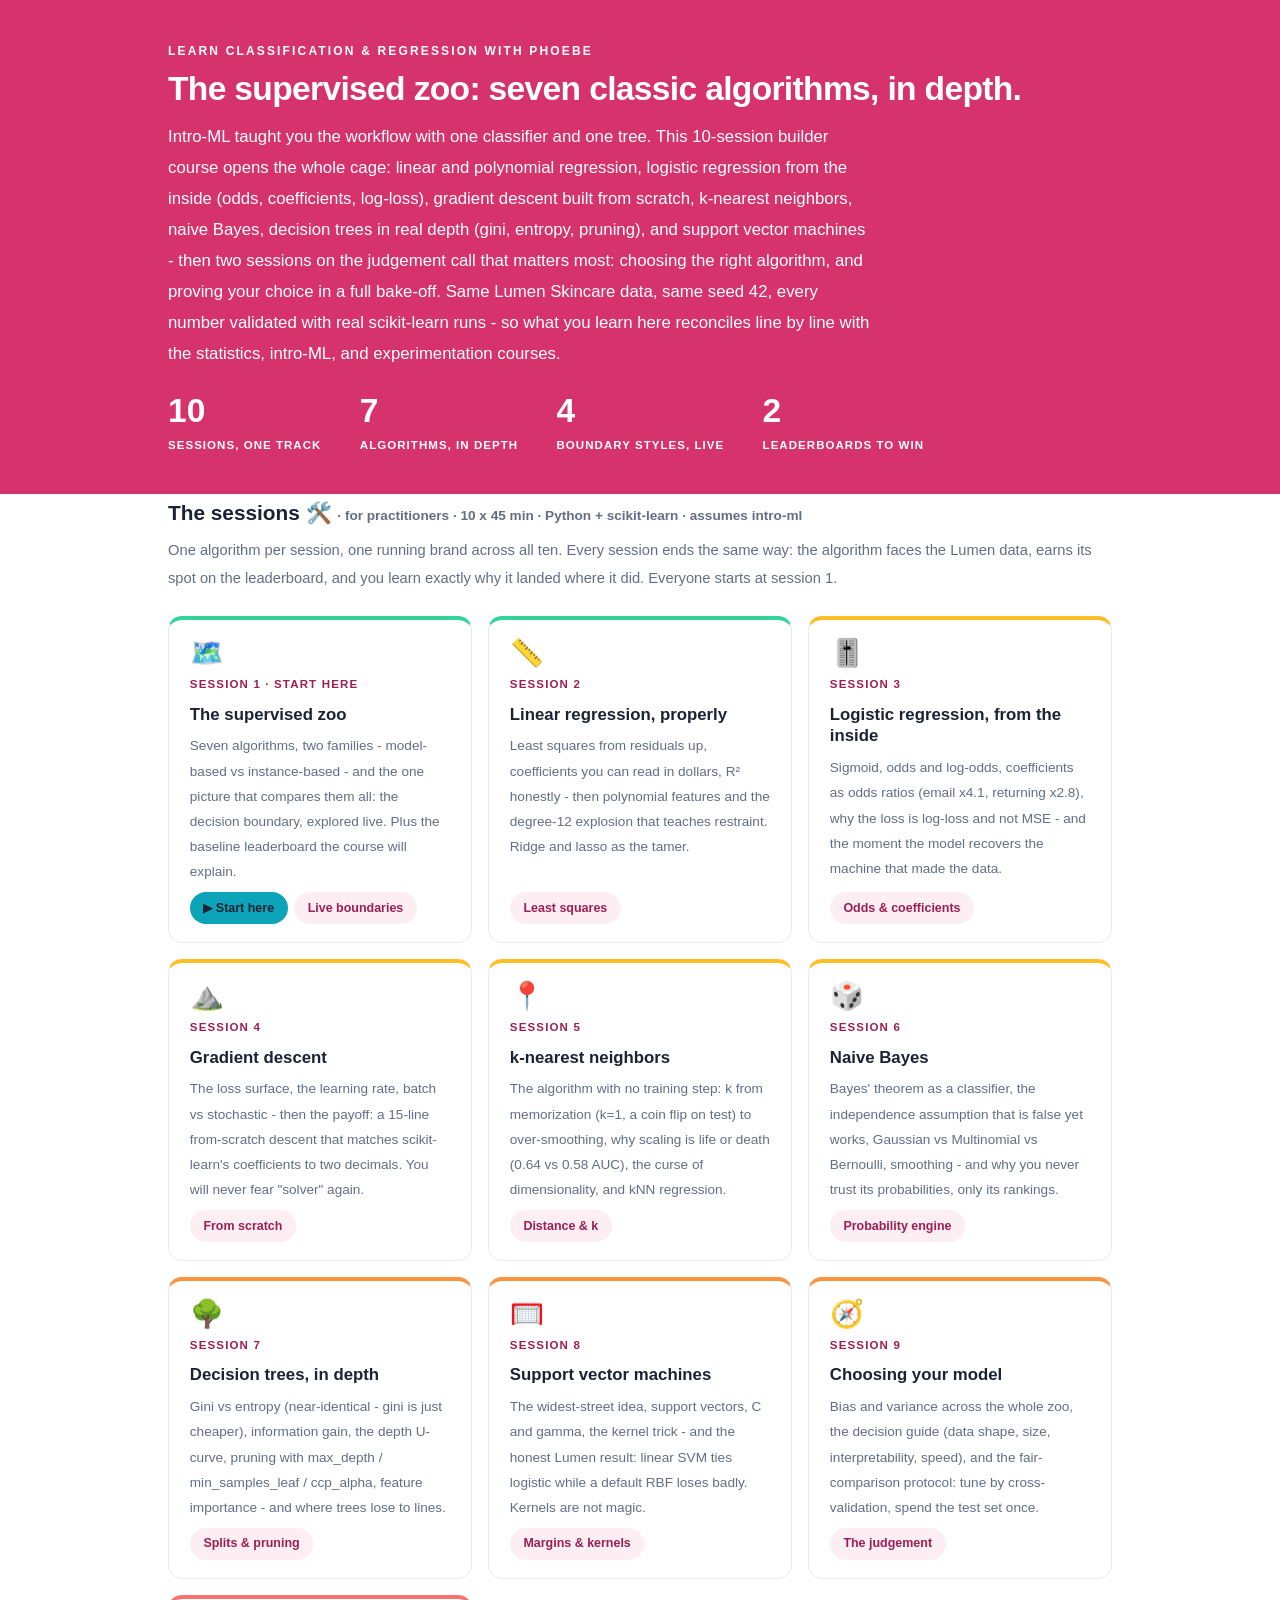
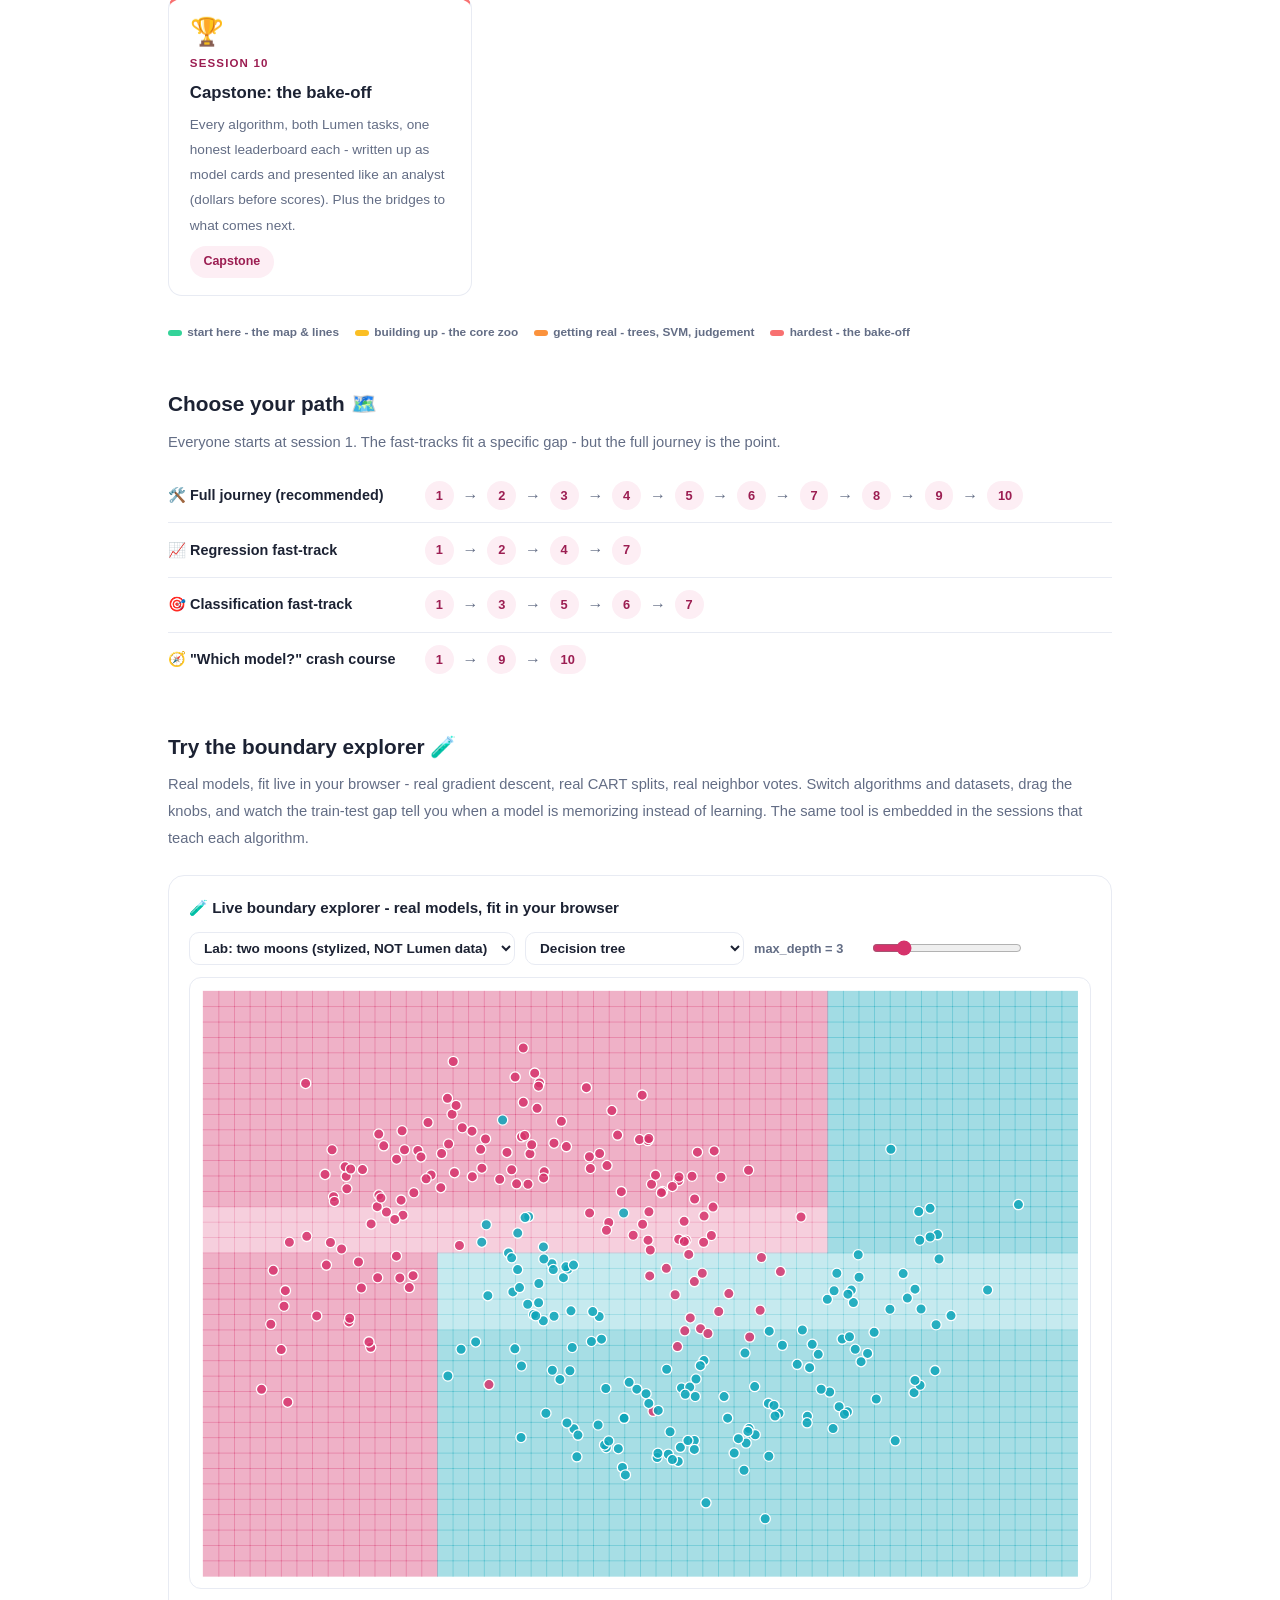
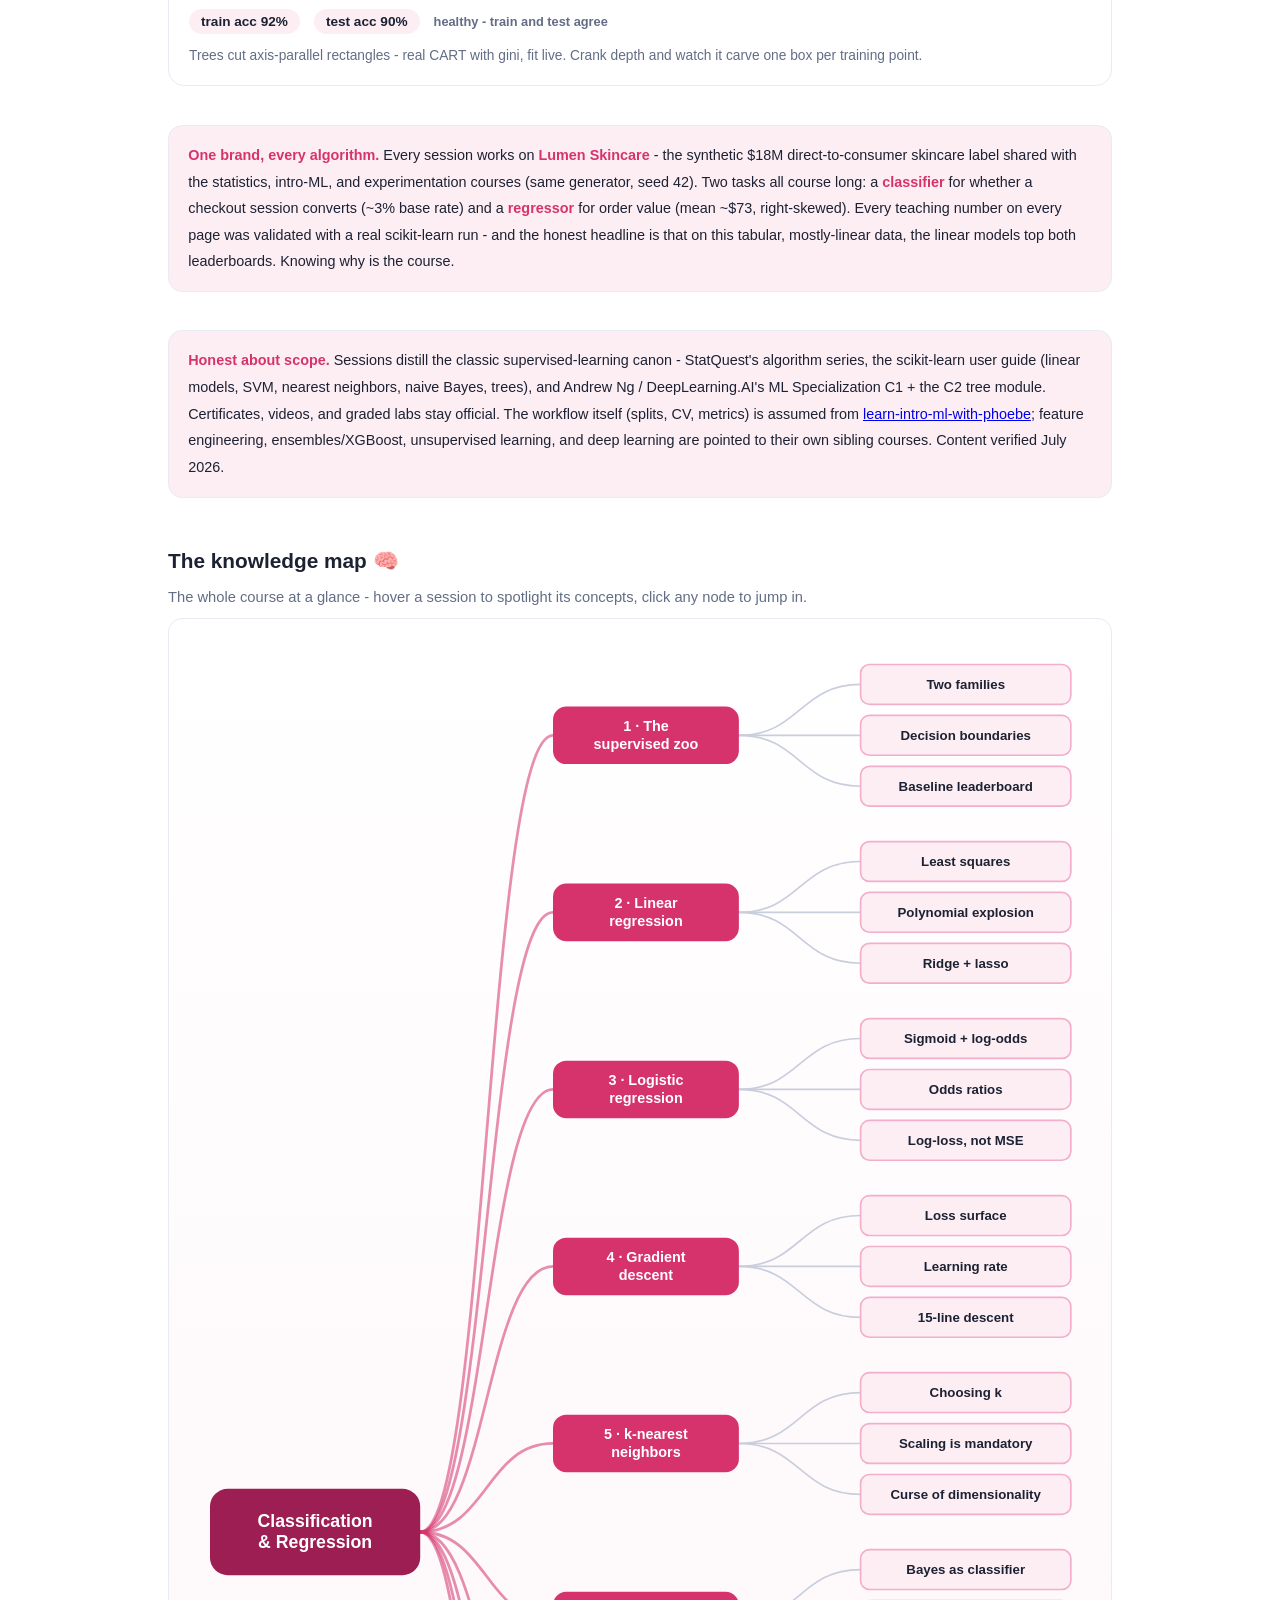
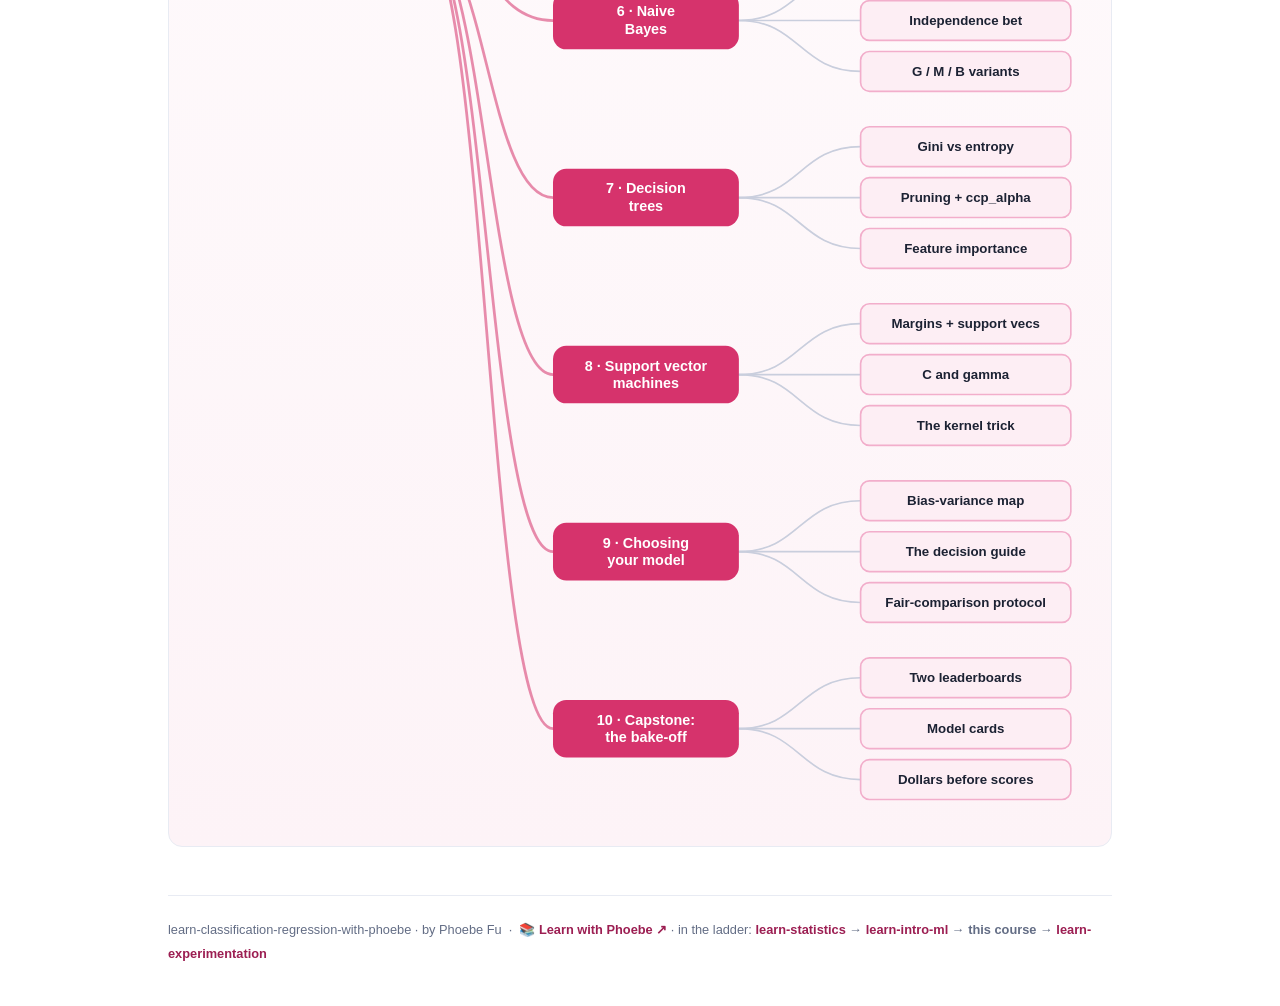
<file: index.html>
<!DOCTYPE html>
<html lang="en">
<head>
<meta charset="UTF-8">
<meta name="viewport" content="width=device-width, initial-scale=1.0">
<!-- social:start -->
<meta name="description" content="Intro-ML taught you the workflow with one classifier and one tree. This 10-session builder course opens the whole cage: linear and polynomial regression, logistic regression from the inside...">
<meta property="og:type" content="article">
<meta property="og:site_name" content="Learn with Phoebe">
<meta property="og:title" content="learn classification and regression with phoebe - the supervised algorithm zoo">
<meta property="og:description" content="Intro-ML taught you the workflow with one classifier and one tree. This 10-session builder course opens the whole cage: linear and polynomial regression, logistic regression from the inside...">
<meta property="og:url" content="https://phoebefu6.github.io/learn-classification-regression-with-phoebe/">
<meta property="og:image" content="https://phoebefu6.github.io/learn-classification-regression-with-phoebe/assets/og-cover.png">
<meta property="og:image:width" content="1200">
<meta property="og:image:height" content="630">
<meta name="twitter:card" content="summary_large_image">
<meta name="twitter:title" content="learn classification and regression with phoebe - the supervised algorithm zoo">
<meta name="twitter:description" content="Intro-ML taught you the workflow with one classifier and one tree. This 10-session builder course opens the whole cage: linear and polynomial regression, logistic regression from the inside...">
<meta name="twitter:image" content="https://phoebefu6.github.io/learn-classification-regression-with-phoebe/assets/og-cover.png">
<!-- social:end -->
<title>learn classification and regression with phoebe - the supervised algorithm zoo</title>
<link rel="stylesheet" href="assets/style.css?v=29">
<style>
  .stats-row { display: flex; gap: 2.4rem; margin-top: 1.5rem; flex-wrap: wrap; }
  .stat b { display: block; font-size: 2.1rem; font-weight: 800; line-height: 1.05; font-variant-numeric: tabular-nums; }
  .stat span { font-size: .72rem; opacity: 1; text-transform: uppercase; letter-spacing: .09em; font-weight: 600; }

  .course-grid { display: grid; grid-template-columns: repeat(auto-fit, minmax(17rem, 1fr)); gap: 1rem; margin-top: 1.5rem; }
  .course-card {
    border: 1px solid var(--hairline);
    border-top: 4px solid var(--diff, var(--indigo));
    border-radius: var(--radius);
    padding: 1.2rem 1.3rem 1.1rem;
    display: flex;
    flex-direction: column;
    gap: .5rem;
    text-decoration: none;
    color: var(--ink);
    background: #fff;
    transition: box-shadow .15s ease, border-color .15s ease, transform .15s ease;
    position: relative;
  }
  .course-card:hover { border-color: var(--indigo-soft); border-top-color: var(--diff, var(--indigo)); box-shadow: 0 8px 28px rgba(214,51,108,.16); transform: translateY(-3px); }
  .course-card .cicon { font-size: 1.7rem; line-height: 1; }
  .course-card .cnum { font-size: .72rem; font-weight: 700; color: var(--indigo); text-transform: uppercase; letter-spacing: .1em; }
  .course-card h3 { font-size: 1.05rem; font-weight: 800; line-height: 1.3; }
  .course-card p { font-size: .85rem; color: var(--muted); flex: 1; }
  .course-card .meta { display: flex; gap: .4rem; flex-wrap: wrap; }

  .diff-legend { display: flex; gap: 1rem; margin-top: 1.6rem; font-size: .74rem; color: var(--muted); font-weight: 600; flex-wrap: wrap; }
  .diff-legend i { display: inline-block; width: .85rem; height: .35rem; border-radius: 999px; margin-right: .35rem; vertical-align: middle; }

  .paths { margin-top: 2.6rem; }
  .paths h2 { font-size: 1.3rem; font-weight: 800; margin-bottom: .3rem; }
  .paths .plede { color: var(--muted); font-size: .92rem; margin-bottom: .8rem; }
  .path { display: flex; gap: .55rem; align-items: center; padding: .75rem 0; border-bottom: .5px solid var(--hairline); flex-wrap: wrap; }
  .path:last-child { border-bottom: none; }
  .path b { min-width: 15.5rem; font-size: .9rem; }
  .path .pstep { background: var(--indigo-50); color: var(--indigo-deep); border-radius: 999px; padding: .16rem .68rem; font-weight: 700; font-size: .8rem; text-decoration: none; transition: all .12s ease; }
  .path .pstep:hover { background: var(--indigo); color: #fff; }
  .path .parr { color: var(--muted); font-weight: 700; }

  .play-section { margin-top: 2.6rem; }
  .play-section h2 { font-size: 1.3rem; font-weight: 800; margin-bottom: .3rem; }
  .play-section .plede { color: var(--muted); font-size: .92rem; margin-bottom: .4rem; }

  .mm-section { margin-top: 1.6rem; }
  .mm-section h2 { font-size: 1.3rem; font-weight: 800; margin-bottom: .2rem; }
  .mm-section .mm-lede { color: var(--muted); font-size: .92rem; margin-bottom: .4rem; }
  .mm-wrap { border: 1px solid var(--hairline); border-radius: var(--radius); background: linear-gradient(180deg,#fff, #FDF3F7); padding: .6rem; overflow-x: auto; }
  .mm-svg { width: 100%; height: auto; display: block; max-width: 60rem; margin: 0 auto; min-width: 34rem; }
  .mm-link { cursor: pointer; text-decoration: none; }
  .mm-node rect { transition: opacity .15s ease, filter .15s ease; }
  .mm-node text { pointer-events: none; }
  .mm-link:hover .mm-node rect { filter: brightness(1.06); }
  .mm-edge { transition: opacity .15s ease; }

  .noteband { margin-top: 2.4rem; background: var(--indigo-50); border: 1px solid var(--hairline); border-radius: var(--radius); padding: 1rem 1.2rem; font-size: .9rem; color: var(--ink); }
  .noteband b { color: var(--indigo); }
</style>
<style>/* contrast-patch-2 */ .cnum, .course-card .cnum, .paths a, .pagefoot a, .pstep, .path .pstep { color: var(--indigo-deep); }</style>
</head>
<body>

<header class="masthead">
  <div class="wrap">
    <div class="eyebrow">Learn Classification &amp; Regression with Phoebe</div>
    <h1>The supervised zoo: <span class="accent">seven classic algorithms, in depth</span>.</h1>
    <p class="sub">Intro-ML taught you the workflow with one classifier and one tree. This 10-session builder course opens the whole cage: linear and polynomial regression, logistic regression from the inside (odds, coefficients, log-loss), gradient descent built from scratch, k-nearest neighbors, naive Bayes, decision trees in real depth (gini, entropy, pruning), and support vector machines - then two sessions on the judgement call that matters most: choosing the right algorithm, and proving your choice in a full bake-off. Same Lumen Skincare data, same seed 42, every number validated with real scikit-learn runs - so what you learn here reconciles line by line with the statistics, intro-ML, and experimentation courses.</p>
    <div class="stats-row">
      <div class="stat"><b data-count="10">10</b><span>sessions, one track</span></div>
      <div class="stat"><b data-count="7">7</b><span>algorithms, in depth</span></div>
      <div class="stat"><b data-count="4">4</b><span>boundary styles, live</span></div>
      <div class="stat"><b data-count="2">2</b><span>leaderboards to win</span></div>
    </div>
  </div>
</header>

<main class="wrap">

  <section class="section">
    <div class="paths" style="margin-top:0">
      <h2>The sessions 🛠️ <span style="font-size:.85rem;font-weight:600;color:var(--muted)">· for practitioners · 10 x 45 min · Python + scikit-learn · assumes intro-ml</span></h2>
      <p class="plede">One algorithm per session, one running brand across all ten. Every session ends the same way: the algorithm faces the Lumen data, earns its spot on the leaderboard, and you learn exactly why it landed where it did. Everyone starts at session 1.</p>
    </div>
    <div class="course-grid">
      <a class="course-card" href="courses/c1-the-supervised-zoo.html" style="--diff:#34D399">
        <span class="cicon">🗺️</span>
        <span class="cnum">Session 1 · start here</span>
        <h3>The supervised zoo</h3>
        <p>Seven algorithms, two families - model-based vs instance-based - and the one picture that compares them all: the decision boundary, explored live. Plus the baseline leaderboard the course will explain.</p>
        <span class="meta"><span class="pill amber">▶ Start here</span><span class="pill light">Live boundaries</span></span>
      </a>
      <a class="course-card" href="courses/c2-linear-regression.html" style="--diff:#34D399">
        <span class="cicon">📏</span>
        <span class="cnum">Session 2</span>
        <h3>Linear regression, properly</h3>
        <p>Least squares from residuals up, coefficients you can read in dollars, R² honestly - then polynomial features and the degree-12 explosion that teaches restraint. Ridge and lasso as the tamer.</p>
        <span class="meta"><span class="pill light">Least squares</span></span>
      </a>
      <a class="course-card" href="courses/c3-logistic-regression.html" style="--diff:#FBBF24">
        <span class="cicon">🎚️</span>
        <span class="cnum">Session 3</span>
        <h3>Logistic regression, from the inside</h3>
        <p>Sigmoid, odds and log-odds, coefficients as odds ratios (email x4.1, returning x2.8), why the loss is log-loss and not MSE - and the moment the model recovers the machine that made the data.</p>
        <span class="meta"><span class="pill light">Odds &amp; coefficients</span></span>
      </a>
      <a class="course-card" href="courses/c4-gradient-descent.html" style="--diff:#FBBF24">
        <span class="cicon">⛰️</span>
        <span class="cnum">Session 4</span>
        <h3>Gradient descent</h3>
        <p>The loss surface, the learning rate, batch vs stochastic - then the payoff: a 15-line from-scratch descent that matches scikit-learn's coefficients to two decimals. You will never fear "solver" again.</p>
        <span class="meta"><span class="pill light">From scratch</span></span>
      </a>
      <a class="course-card" href="courses/c5-k-nearest-neighbors.html" style="--diff:#FBBF24">
        <span class="cicon">📍</span>
        <span class="cnum">Session 5</span>
        <h3>k-nearest neighbors</h3>
        <p>The algorithm with no training step: k from memorization (k=1, a coin flip on test) to over-smoothing, why scaling is life or death (0.64 vs 0.58 AUC), the curse of dimensionality, and kNN regression.</p>
        <span class="meta"><span class="pill light">Distance &amp; k</span></span>
      </a>
      <a class="course-card" href="courses/c6-naive-bayes.html" style="--diff:#FBBF24">
        <span class="cicon">🎲</span>
        <span class="cnum">Session 6</span>
        <h3>Naive Bayes</h3>
        <p>Bayes' theorem as a classifier, the independence assumption that is false yet works, Gaussian vs Multinomial vs Bernoulli, smoothing - and why you never trust its probabilities, only its rankings.</p>
        <span class="meta"><span class="pill light">Probability engine</span></span>
      </a>
      <a class="course-card" href="courses/c7-decision-trees.html" style="--diff:#FB923C">
        <span class="cicon">🌳</span>
        <span class="cnum">Session 7</span>
        <h3>Decision trees, in depth</h3>
        <p>Gini vs entropy (near-identical - gini is just cheaper), information gain, the depth U-curve, pruning with max_depth / min_samples_leaf / ccp_alpha, feature importance - and where trees lose to lines.</p>
        <span class="meta"><span class="pill light">Splits &amp; pruning</span></span>
      </a>
      <a class="course-card" href="courses/c8-support-vector-machines.html" style="--diff:#FB923C">
        <span class="cicon">🥅</span>
        <span class="cnum">Session 8</span>
        <h3>Support vector machines</h3>
        <p>The widest-street idea, support vectors, C and gamma, the kernel trick - and the honest Lumen result: linear SVM ties logistic while a default RBF loses badly. Kernels are not magic.</p>
        <span class="meta"><span class="pill light">Margins &amp; kernels</span></span>
      </a>
      <a class="course-card" href="courses/c9-choosing-your-model.html" style="--diff:#FB923C">
        <span class="cicon">🧭</span>
        <span class="cnum">Session 9</span>
        <h3>Choosing your model</h3>
        <p>Bias and variance across the whole zoo, the decision guide (data shape, size, interpretability, speed), and the fair-comparison protocol: tune by cross-validation, spend the test set once.</p>
        <span class="meta"><span class="pill light">The judgement</span></span>
      </a>
      <a class="course-card" href="courses/c10-capstone-the-bake-off.html" style="--diff:#F87171">
        <span class="cicon">🏆</span>
        <span class="cnum">Session 10</span>
        <h3>Capstone: the bake-off</h3>
        <p>Every algorithm, both Lumen tasks, one honest leaderboard each - written up as model cards and presented like an analyst (dollars before scores). Plus the bridges to what comes next.</p>
        <span class="meta"><span class="pill light">Capstone</span></span>
      </a>
    </div>
    <div class="diff-legend">
      <span><i style="background:#34D399"></i>start here - the map &amp; lines</span>
      <span><i style="background:#FBBF24"></i>building up - the core zoo</span>
      <span><i style="background:#FB923C"></i>getting real - trees, SVM, judgement</span>
      <span><i style="background:#F87171"></i>hardest - the bake-off</span>
    </div>

    <div class="paths">
      <h2>Choose your path 🗺️</h2>
      <p class="plede">Everyone starts at session 1. The fast-tracks fit a specific gap - but the full journey is the point.</p>
      <div class="path"><b>🛠️ Full journey (recommended)</b>
        <a class="pstep" href="courses/c1-the-supervised-zoo.html">1</a><span class="parr">→</span>
        <a class="pstep" href="courses/c2-linear-regression.html">2</a><span class="parr">→</span>
        <a class="pstep" href="courses/c3-logistic-regression.html">3</a><span class="parr">→</span>
        <a class="pstep" href="courses/c4-gradient-descent.html">4</a><span class="parr">→</span>
        <a class="pstep" href="courses/c5-k-nearest-neighbors.html">5</a><span class="parr">→</span>
        <a class="pstep" href="courses/c6-naive-bayes.html">6</a><span class="parr">→</span>
        <a class="pstep" href="courses/c7-decision-trees.html">7</a><span class="parr">→</span>
        <a class="pstep" href="courses/c8-support-vector-machines.html">8</a><span class="parr">→</span>
        <a class="pstep" href="courses/c9-choosing-your-model.html">9</a><span class="parr">→</span>
        <a class="pstep" href="courses/c10-capstone-the-bake-off.html">10</a>
      </div>
      <div class="path"><b>📈 Regression fast-track</b>
        <a class="pstep" href="courses/c1-the-supervised-zoo.html">1</a><span class="parr">→</span>
        <a class="pstep" href="courses/c2-linear-regression.html">2</a><span class="parr">→</span>
        <a class="pstep" href="courses/c4-gradient-descent.html">4</a><span class="parr">→</span>
        <a class="pstep" href="courses/c7-decision-trees.html">7</a>
      </div>
      <div class="path"><b>🎯 Classification fast-track</b>
        <a class="pstep" href="courses/c1-the-supervised-zoo.html">1</a><span class="parr">→</span>
        <a class="pstep" href="courses/c3-logistic-regression.html">3</a><span class="parr">→</span>
        <a class="pstep" href="courses/c5-k-nearest-neighbors.html">5</a><span class="parr">→</span>
        <a class="pstep" href="courses/c6-naive-bayes.html">6</a><span class="parr">→</span>
        <a class="pstep" href="courses/c7-decision-trees.html">7</a>
      </div>
      <div class="path"><b>🧭 "Which model?" crash course</b>
        <a class="pstep" href="courses/c1-the-supervised-zoo.html">1</a><span class="parr">→</span>
        <a class="pstep" href="courses/c9-choosing-your-model.html">9</a><span class="parr">→</span>
        <a class="pstep" href="courses/c10-capstone-the-bake-off.html">10</a>
      </div>
    </div>

    <section class="play-section">
      <h2>Try the boundary explorer 🧪</h2>
      <p class="plede">Real models, fit live in your browser - real gradient descent, real CART splits, real neighbor votes. Switch algorithms and datasets, drag the knobs, and watch the train-test gap tell you when a model is memorizing instead of learning. The same tool is embedded in the sessions that teach each algorithm.</p>
      <div class="algo-live" data-tool="boundary" data-data="lab" data-algo="tree"></div>
    </section>

    <div class="noteband">
      <b>One brand, every algorithm.</b> Every session works on <b>Lumen Skincare</b> - the synthetic $18M direct-to-consumer skincare label shared with the statistics, intro-ML, and experimentation courses (same generator, seed 42). Two tasks all course long: a <b>classifier</b> for whether a checkout session converts (~3% base rate) and a <b>regressor</b> for order value (mean ~$73, right-skewed). Every teaching number on every page was validated with a real scikit-learn run - and the honest headline is that on this tabular, mostly-linear data, the linear models top both leaderboards. Knowing why is the course.
    </div>

    <div class="noteband">
      <b>Honest about scope.</b> Sessions distill the classic supervised-learning canon - StatQuest's algorithm series, the scikit-learn user guide (linear models, SVM, nearest neighbors, naive Bayes, trees), and Andrew Ng / DeepLearning.AI's ML Specialization C1 + the C2 tree module. Certificates, videos, and graded labs stay official. The workflow itself (splits, CV, metrics) is assumed from <a href="https://phoebefu6.github.io/learn-intro-ml-with-phoebe/">learn-intro-ml-with-phoebe</a>; feature engineering, ensembles/XGBoost, unsupervised learning, and deep learning are pointed to their own sibling courses. Content verified July 2026.
    </div>
  </section>

  <section class="section mm-section">
    <h2>The knowledge map 🧠</h2>
    <p class="mm-lede">The whole course at a glance - hover a session to spotlight its concepts, click any node to jump in.</p>
    <div class="mm-wrap"><div id="mindmap"></div></div>
  </section>

  <footer class="pagefoot">
    <span>learn-classification-regression-with-phoebe · by Phoebe Fu &nbsp;·&nbsp; 📚 <a href="https://phoebefu6.github.io/learn-with-phoebe/">Learn with Phoebe ↗</a> · in the ladder: <a href="https://phoebefu6.github.io/learn-statistics-with-phoebe/">learn-statistics</a> → <a href="https://phoebefu6.github.io/learn-intro-ml-with-phoebe/">learn-intro-ml</a> → <b>this course</b> → <a href="https://phoebefu6.github.io/learn-experimentation-with-phoebe/">learn-experimentation</a></span>
  </footer>
</main>

<script>
window.MINDMAP_DATA = {
  title: "Classification\n& Regression",
  centerColor: "#9C1E52",
  sessions: [
    { label: "The\nsupervised zoo", href: "courses/c1-the-supervised-zoo.html", color: "#34D399",
      concepts: [
        { label: "Two families", href: "courses/c1-the-supervised-zoo.html" },
        { label: "Decision boundaries", href: "courses/c1-the-supervised-zoo.html" },
        { label: "Baseline leaderboard", href: "courses/c1-the-supervised-zoo.html" } ] },
    { label: "Linear\nregression", href: "courses/c2-linear-regression.html", color: "#34D399",
      concepts: [
        { label: "Least squares", href: "courses/c2-linear-regression.html" },
        { label: "Polynomial explosion", href: "courses/c2-linear-regression.html" },
        { label: "Ridge + lasso", href: "courses/c2-linear-regression.html" } ] },
    { label: "Logistic\nregression", href: "courses/c3-logistic-regression.html", color: "#FBBF24",
      concepts: [
        { label: "Sigmoid + log-odds", href: "courses/c3-logistic-regression.html" },
        { label: "Odds ratios", href: "courses/c3-logistic-regression.html" },
        { label: "Log-loss, not MSE", href: "courses/c3-logistic-regression.html" } ] },
    { label: "Gradient\ndescent", href: "courses/c4-gradient-descent.html", color: "#FBBF24",
      concepts: [
        { label: "Loss surface", href: "courses/c4-gradient-descent.html" },
        { label: "Learning rate", href: "courses/c4-gradient-descent.html" },
        { label: "15-line descent", href: "courses/c4-gradient-descent.html" } ] },
    { label: "k-nearest\nneighbors", href: "courses/c5-k-nearest-neighbors.html", color: "#FBBF24",
      concepts: [
        { label: "Choosing k", href: "courses/c5-k-nearest-neighbors.html" },
        { label: "Scaling is mandatory", href: "courses/c5-k-nearest-neighbors.html" },
        { label: "Curse of dimensionality", href: "courses/c5-k-nearest-neighbors.html" } ] },
    { label: "Naive\nBayes", href: "courses/c6-naive-bayes.html", color: "#FBBF24",
      concepts: [
        { label: "Bayes as classifier", href: "courses/c6-naive-bayes.html" },
        { label: "Independence bet", href: "courses/c6-naive-bayes.html" },
        { label: "G / M / B variants", href: "courses/c6-naive-bayes.html" } ] },
    { label: "Decision\ntrees", href: "courses/c7-decision-trees.html", color: "#FB923C",
      concepts: [
        { label: "Gini vs entropy", href: "courses/c7-decision-trees.html" },
        { label: "Pruning + ccp_alpha", href: "courses/c7-decision-trees.html" },
        { label: "Feature importance", href: "courses/c7-decision-trees.html" } ] },
    { label: "Support vector\nmachines", href: "courses/c8-support-vector-machines.html", color: "#FB923C",
      concepts: [
        { label: "Margins + support vecs", href: "courses/c8-support-vector-machines.html" },
        { label: "C and gamma", href: "courses/c8-support-vector-machines.html" },
        { label: "The kernel trick", href: "courses/c8-support-vector-machines.html" } ] },
    { label: "Choosing\nyour model", href: "courses/c9-choosing-your-model.html", color: "#FB923C",
      concepts: [
        { label: "Bias-variance map", href: "courses/c9-choosing-your-model.html" },
        { label: "The decision guide", href: "courses/c9-choosing-your-model.html" },
        { label: "Fair-comparison protocol", href: "courses/c9-choosing-your-model.html" } ] },
    { label: "Capstone:\nthe bake-off", href: "courses/c10-capstone-the-bake-off.html", color: "#F87171",
      concepts: [
        { label: "Two leaderboards", href: "courses/c10-capstone-the-bake-off.html" },
        { label: "Model cards", href: "courses/c10-capstone-the-bake-off.html" },
        { label: "Dollars before scores", href: "courses/c10-capstone-the-bake-off.html" } ] }
  ]
};
</script>
<script src="assets/algo-live.js?v=6"></script>
<script src="assets/mindmap.js?v=6"></script>
<script src="assets/app.js?v=27"></script>
</body>
</html>
</file>
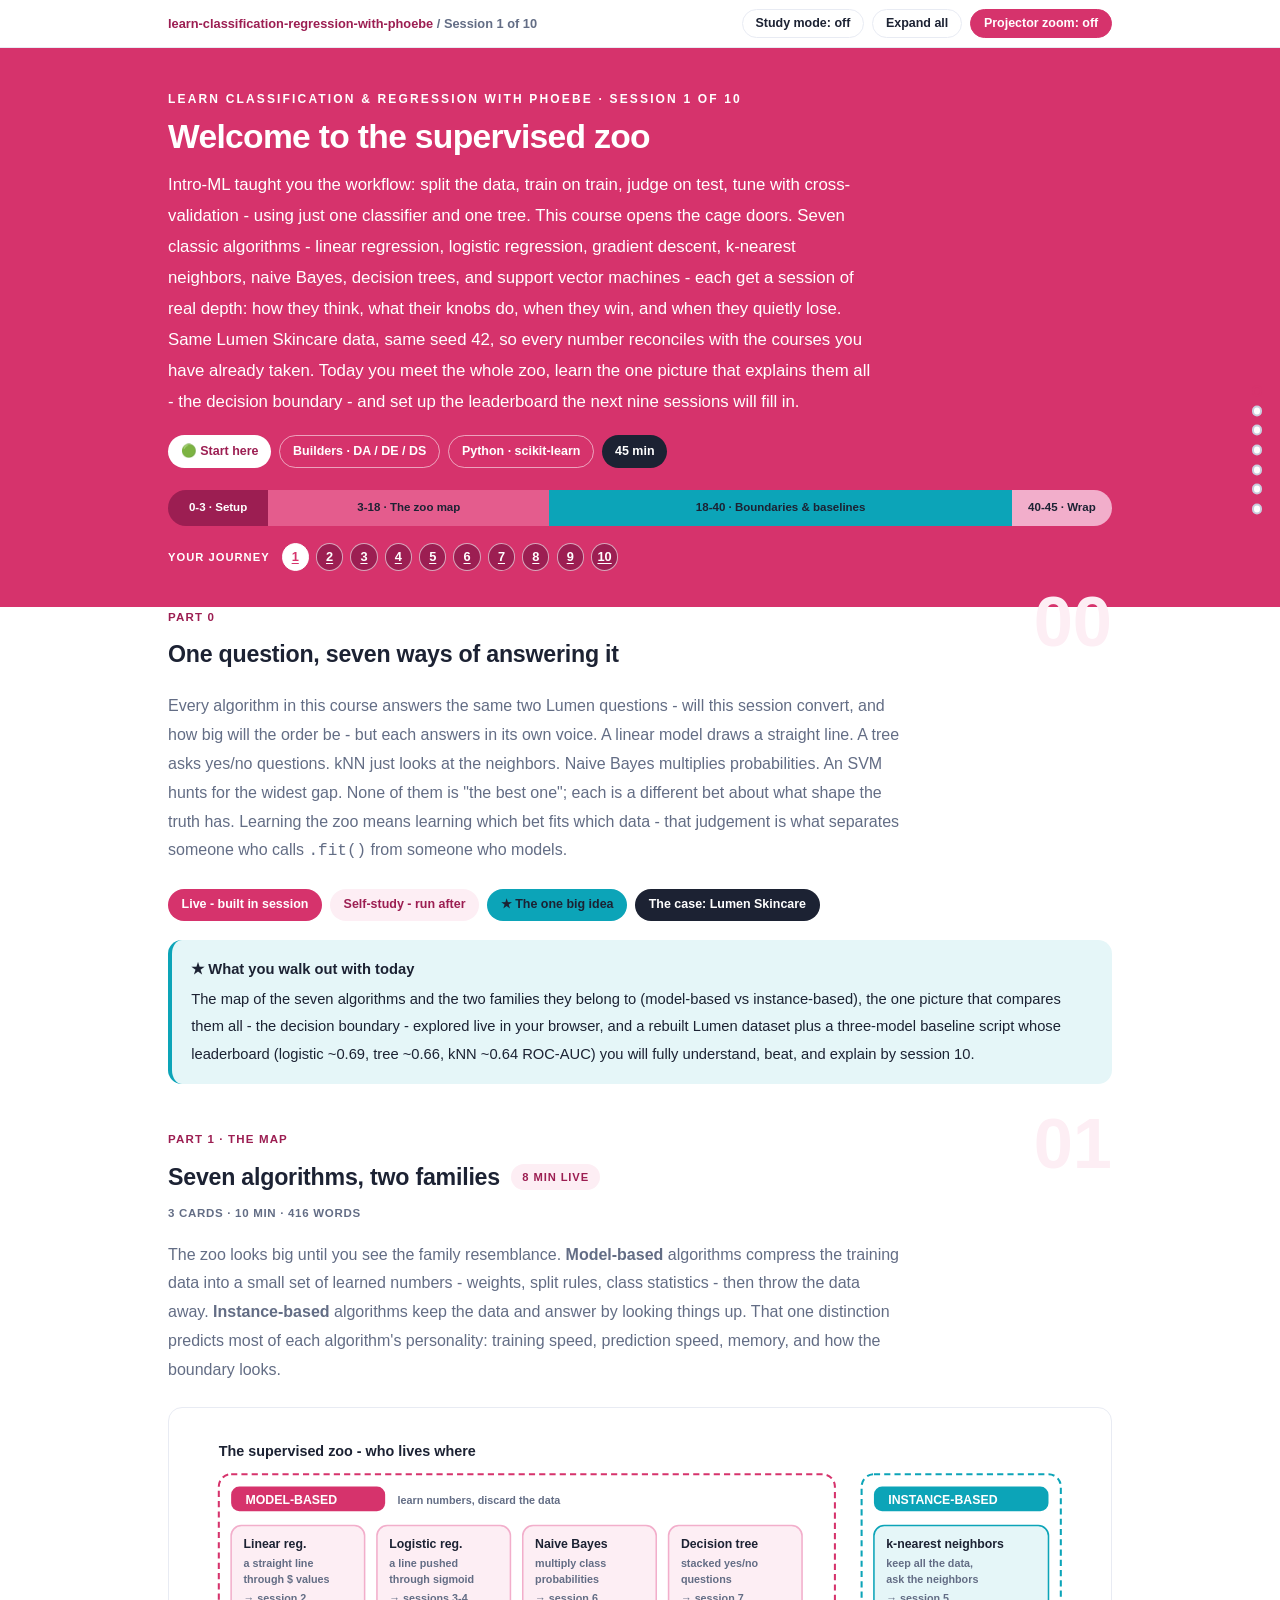
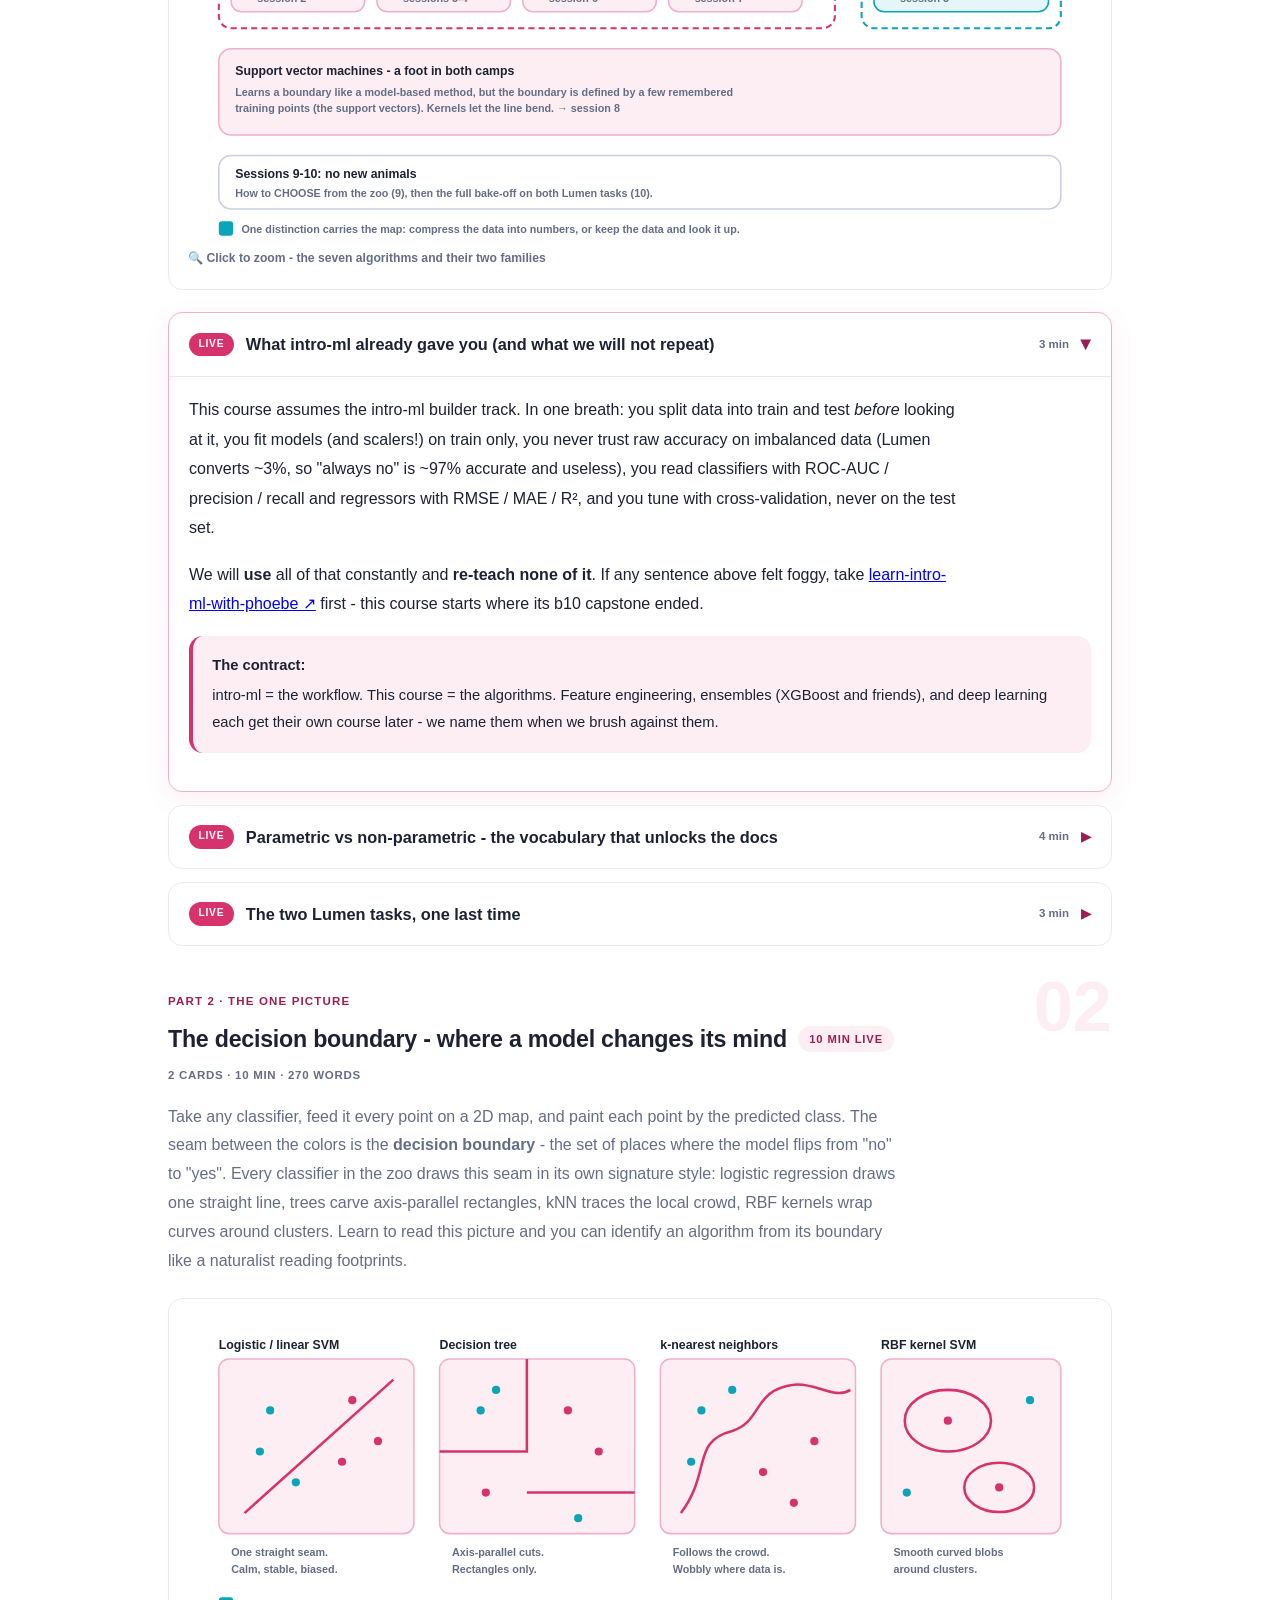
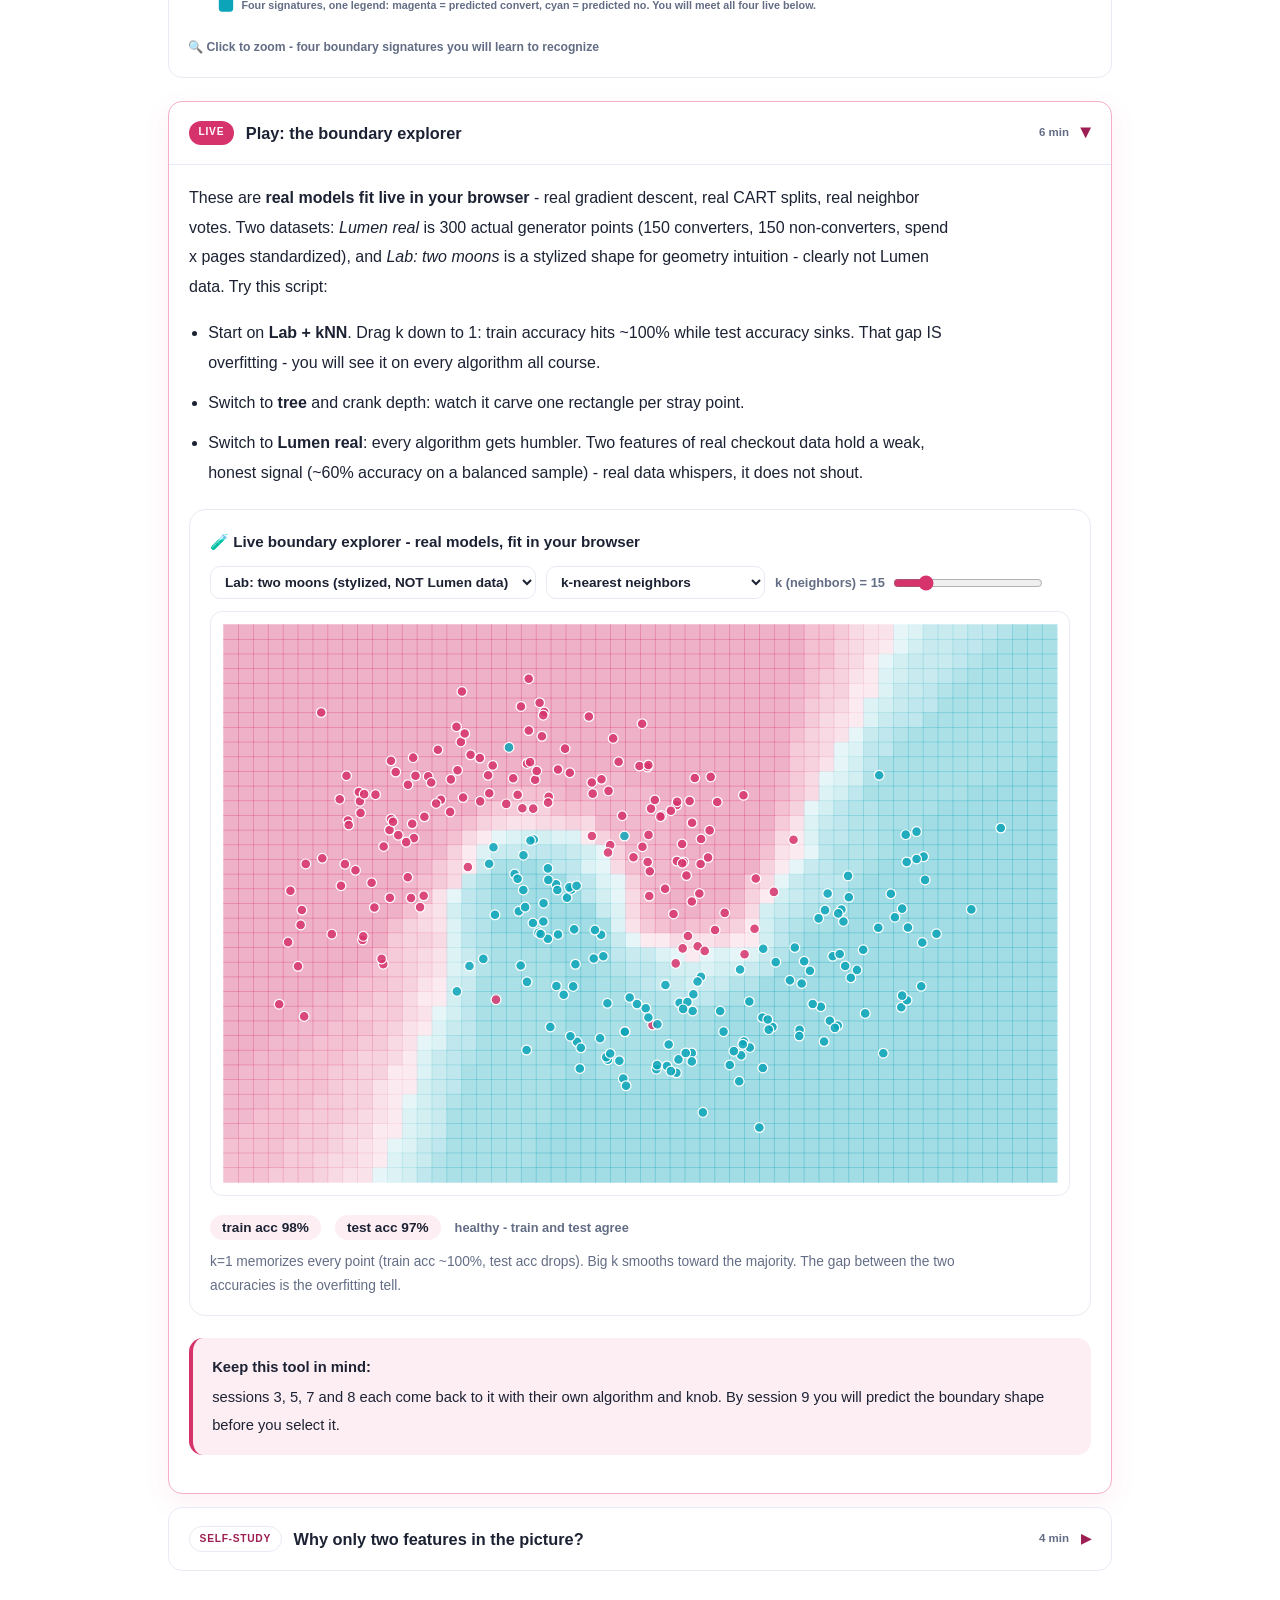
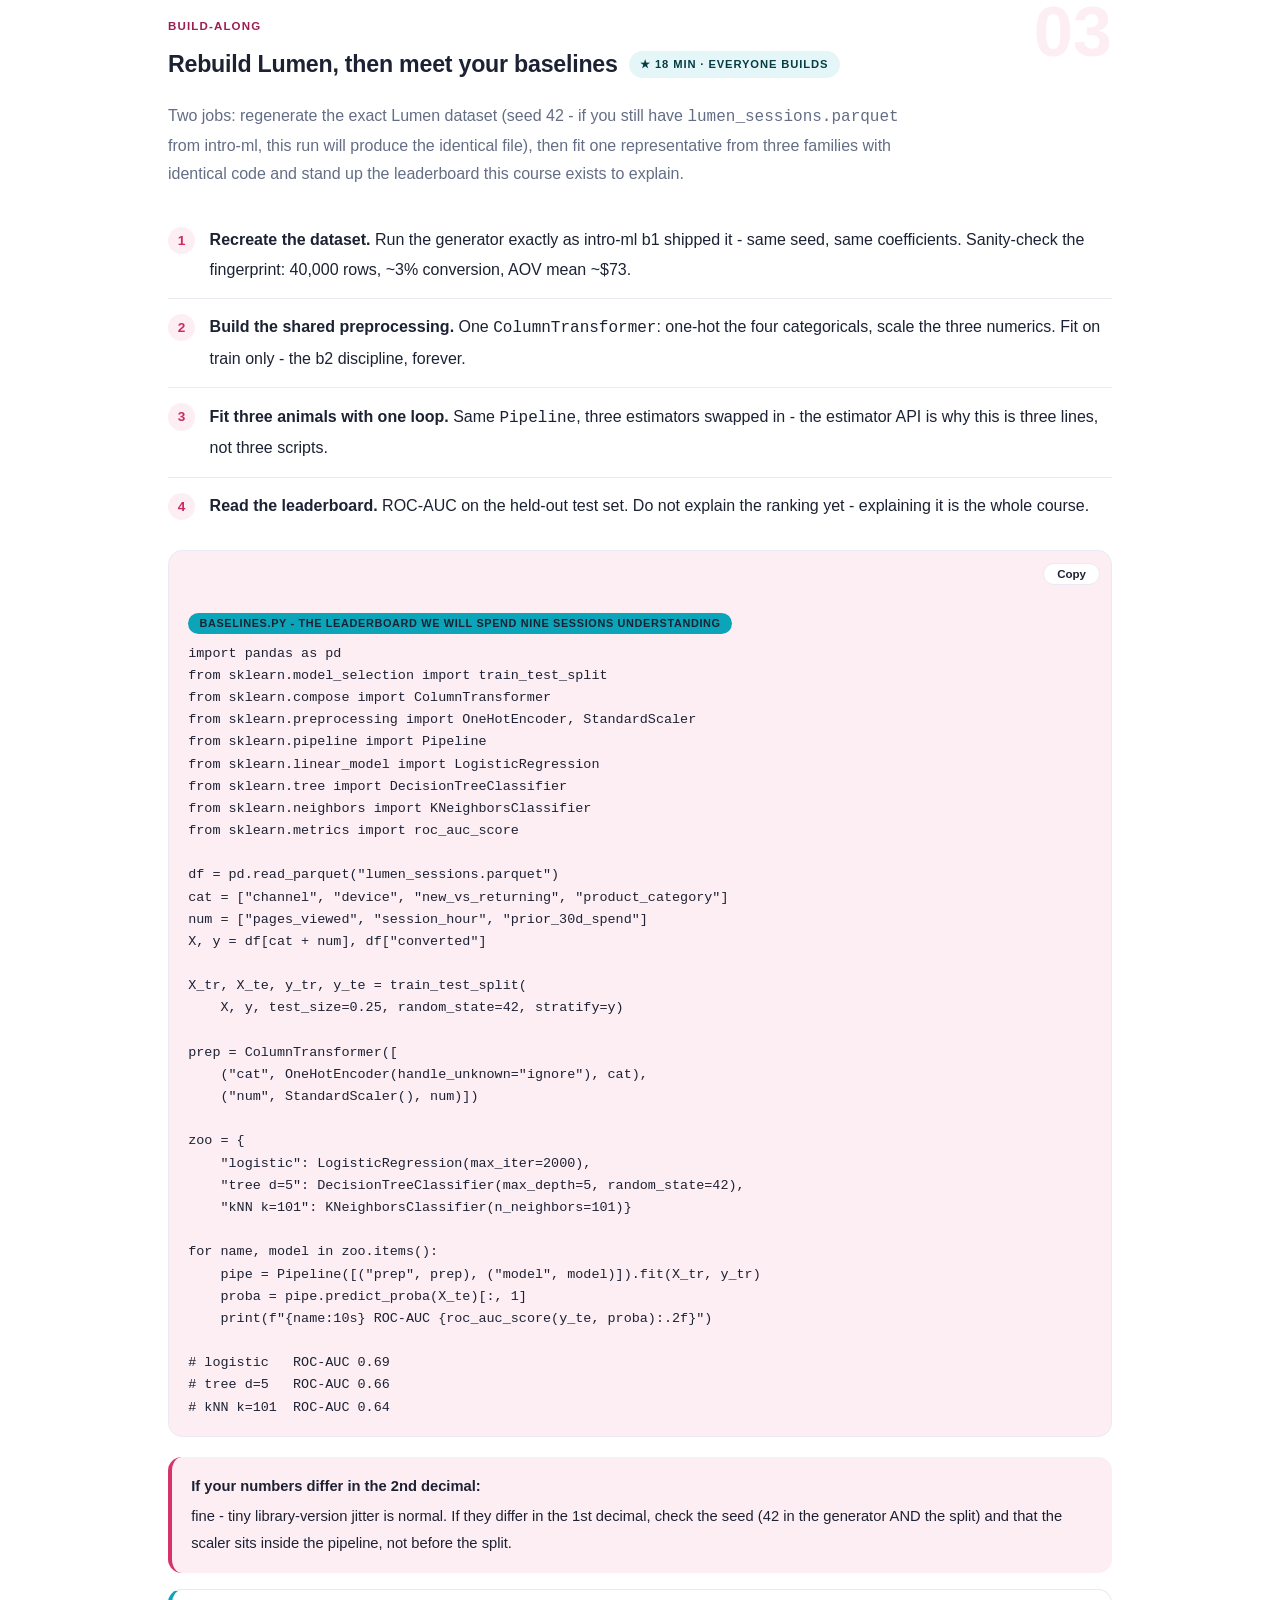
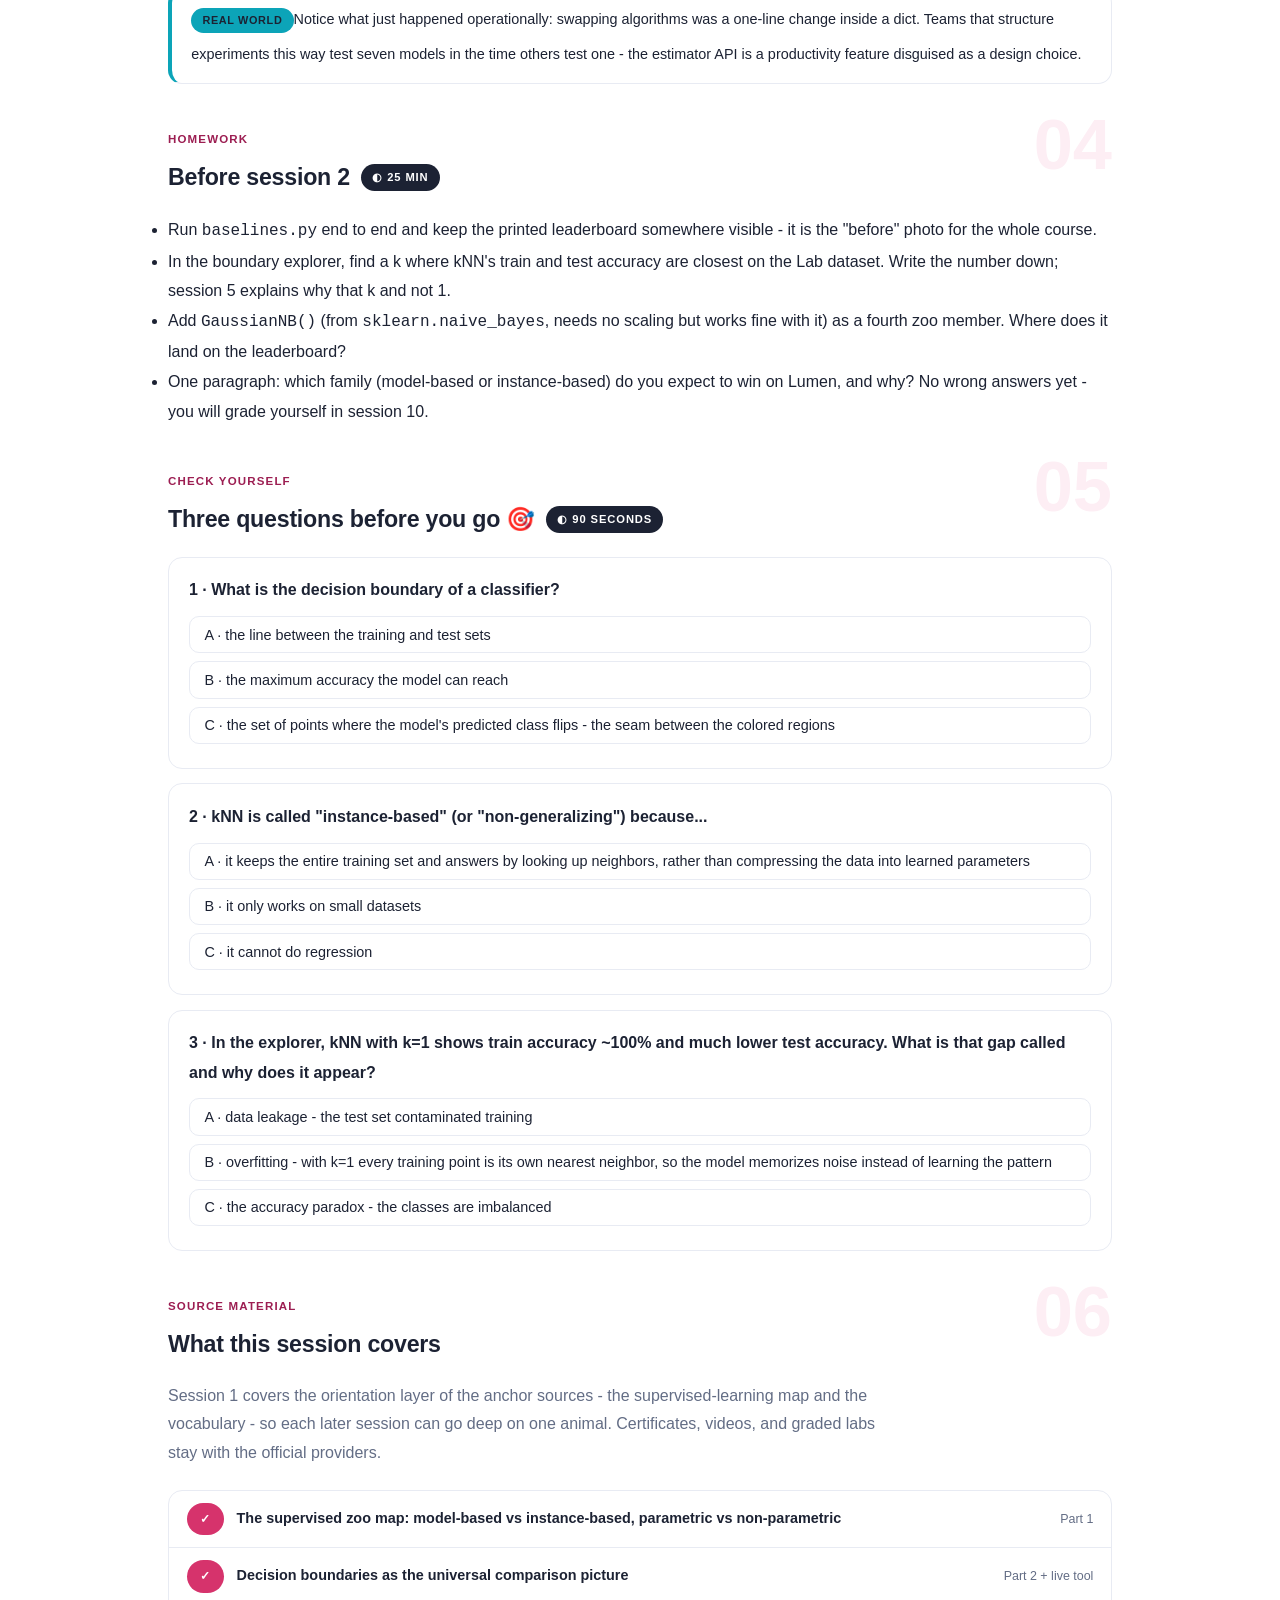
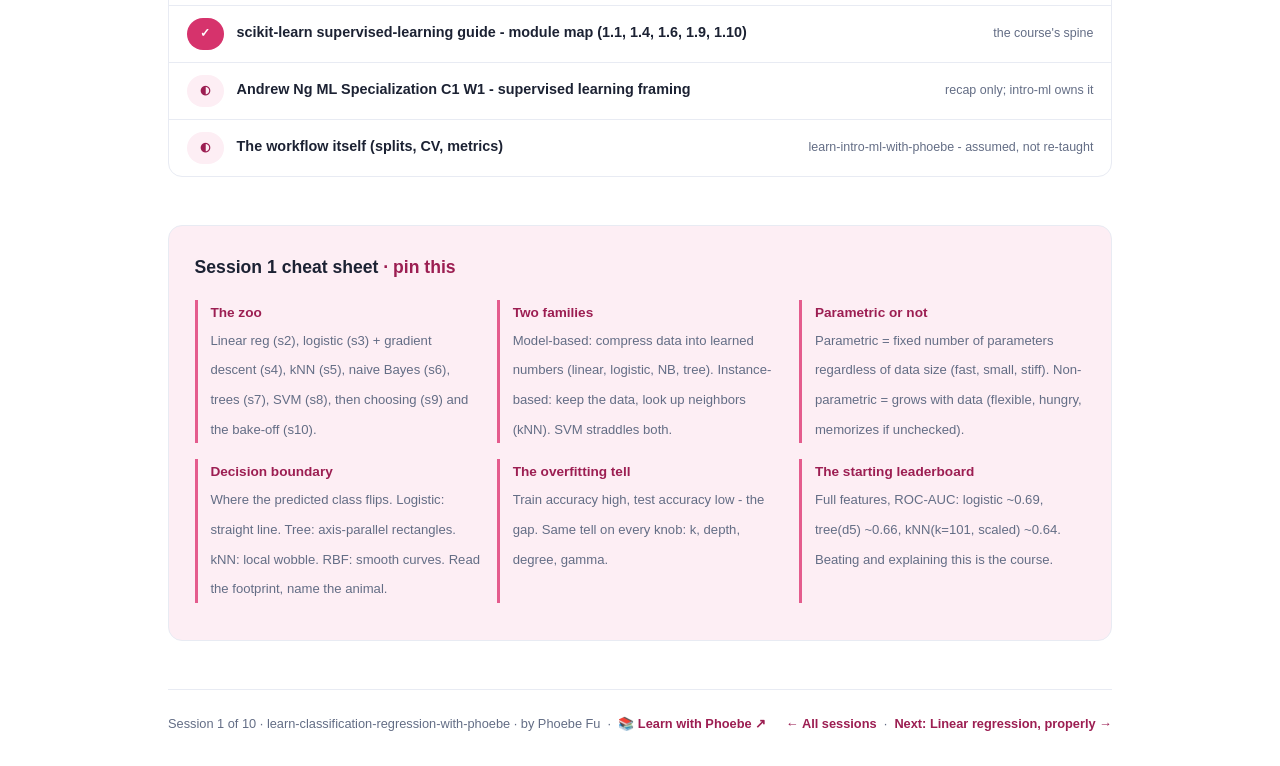
<file: courses/c1-the-supervised-zoo.html>
<!DOCTYPE html>
<html lang="en">
<head>
<meta charset="UTF-8">
<meta name="viewport" content="width=device-width, initial-scale=1.0">
<!-- social:start -->
<meta name="description" content="Every algorithm in this course answers the same two Lumen questions - will this session convert, and how big will the order be - but each answers in its own voice. A linear model draws a...">
<meta property="og:type" content="article">
<meta property="og:site_name" content="Learn with Phoebe">
<meta property="og:title" content="Welcome to the supervised zoo - learn classification and regression with phoebe">
<meta property="og:description" content="Every algorithm in this course answers the same two Lumen questions - will this session convert, and how big will the order be - but each answers in its own voice. A linear model draws a...">
<meta property="og:url" content="https://phoebefu6.github.io/learn-classification-regression-with-phoebe/courses/c1-the-supervised-zoo.html">
<meta property="og:image" content="https://phoebefu6.github.io/learn-classification-regression-with-phoebe/assets/og-cover.png">
<meta property="og:image:width" content="1200">
<meta property="og:image:height" content="630">
<meta name="twitter:card" content="summary_large_image">
<meta name="twitter:title" content="Welcome to the supervised zoo - learn classification and regression with phoebe">
<meta name="twitter:description" content="Every algorithm in this course answers the same two Lumen questions - will this session convert, and how big will the order be - but each answers in its own voice. A linear model draws a...">
<meta name="twitter:image" content="https://phoebefu6.github.io/learn-classification-regression-with-phoebe/assets/og-cover.png">
<!-- social:end -->
<title>Session 1 · The supervised zoo - learn classification and regression with phoebe</title>
<link rel="stylesheet" href="../assets/style.css?v=28">
</head>
<body>

<div class="toolbar">
  <div class="wrap">
    <span class="crumb"><a href="../index.html">learn-classification-regression-with-phoebe</a> / Session 1 of 10</span>
    <button class="btn" id="toggle-all" type="button">Expand all</button>
    <button class="btn primary" id="zoom-toggle" type="button">Projector zoom: off</button>
  </div>
</div>

<header class="masthead">
  <div class="wrap">
    <div class="eyebrow">Learn Classification &amp; Regression with Phoebe · Session 1 of 10</div>
    <h1>Welcome to <span class="accent">the supervised zoo</span></h1>
    <p class="sub">Intro-ML taught you the workflow: split the data, train on train, judge on test, tune with cross-validation - using just one classifier and one tree. This course opens the cage doors. Seven classic algorithms - linear regression, logistic regression, gradient descent, k-nearest neighbors, naive Bayes, decision trees, and support vector machines - each get a session of real depth: how they think, what their knobs do, when they win, and when they quietly lose. Same Lumen Skincare data, same seed 42, so every number reconciles with the courses you have already taken. Today you meet the whole zoo, learn the one picture that explains them all - the decision boundary - and set up the leaderboard the next nine sessions will fill in.</p>
    <div class="chip-row">
      <span class="chip level">🟢 Start here</span>
      <span class="chip audience">Builders · DA / DE / DS</span>
      <span class="chip audience">Python · scikit-learn</span>
      <span class="chip time">45 min</span>
    </div>
    <div class="agenda">
      <span class="a1" style="flex:1">0-3 · Setup</span>
      <span class="a2" style="flex:3">3-18 · The zoo map</span>
      <span class="a3" style="flex:5">18-40 · Boundaries &amp; baselines</span>
      <span class="a4" style="flex:1">40-45 · Wrap</span>
    </div>
  </div>
</header>

<main class="wrap">

  <!-- ============ INTRO ============ -->
  <section class="section" id="intro">
    <div class="section-kicker">
      <span class="klabel">Part 0</span>
      <h2>One question, seven ways of answering it</h2>
    </div>
    <p class="lede">Every algorithm in this course answers the same two Lumen questions - will this session convert, and how big will the order be - but each answers in its own voice. A linear model draws a straight line. A tree asks yes/no questions. kNN just looks at the neighbors. Naive Bayes multiplies probabilities. An SVM hunts for the widest gap. None of them is "the best one"; each is a different bet about what shape the truth has. Learning the zoo means learning which bet fits which data - that judgement is what separates someone who calls <code>.fit()</code> from someone who models.</p>
    <div class="legend">
      <span class="pill solid">Live - built in session</span>
      <span class="pill light">Self-study - run after</span>
      <span class="pill amber">★ The one big idea</span>
      <span class="pill inkpill">The case: Lumen Skincare</span>
    </div>
    <div class="callout win">
      <strong>★ What you walk out with today</strong>
      The map of the seven algorithms and the two families they belong to (model-based vs instance-based), the one picture that compares them all - the decision boundary - explored live in your browser, and a rebuilt Lumen dataset plus a three-model baseline script whose leaderboard (logistic ~0.69, tree ~0.66, kNN ~0.64 ROC-AUC) you will fully understand, beat, and explain by session 10.
    </div>
  </section>

  <!-- ============ PART 1: THE ZOO MAP ============ -->
  <section class="section" id="part-1">
    <div class="section-kicker">
      <span class="klabel">Part 1 · the map</span>
      <h2>Seven algorithms, two families <span class="tag concept">8 min live</span></h2>
    </div>
    <p class="lede">The zoo looks big until you see the family resemblance. <strong>Model-based</strong> algorithms compress the training data into a small set of learned numbers - weights, split rules, class statistics - then throw the data away. <strong>Instance-based</strong> algorithms keep the data and answer by looking things up. That one distinction predicts most of each algorithm's personality: training speed, prediction speed, memory, and how the boundary looks.</p>

    <figure class="zoomable">
      <svg viewBox="0 0 880 400" xmlns="http://www.w3.org/2000/svg" role="img" aria-label="Map of the seven supervised algorithms in this course, grouped into model-based and instance-based families, each with the session that teaches it.">
        <style>
          .zmT { font: 700 14px Inter, sans-serif; fill: #1C2233; }
          .zmH { font: 700 12px Inter, sans-serif; fill: #FFFFFF; }
          .zmB { font: 700 12px Inter, sans-serif; fill: #1C2233; }
          .zmN { font: 600 10.5px Inter, sans-serif; fill: #636D85; }
          .zmBox { fill: #FDEEF4; stroke: #F2AECB; stroke-width: 1.5; }
          .zmBox2 { fill: #E5F6F8; stroke: #0CA4B8; stroke-width: 1.5; }
        </style>
        <text class="zmT" x="30" y="28">The supervised zoo - who lives where</text>

        <rect x="30" y="46" width="600" height="150" rx="12" fill="none" stroke="#D6336C" stroke-width="2" stroke-dasharray="6 4"/>
        <rect x="42" y="58" width="150" height="24" rx="8" fill="#D6336C"/>
        <text class="zmH" x="56" y="75">MODEL-BASED</text>
        <text class="zmN" x="204" y="75">learn numbers, discard the data</text>

        <rect class="zmBox" x="42" y="96" width="130" height="84" rx="10"/>
        <text class="zmB" x="54" y="118">Linear reg.</text>
        <text class="zmN" x="54" y="136">a straight line</text>
        <text class="zmN" x="54" y="152">through $ values</text>
        <text class="zmN" x="54" y="170">→ session 2</text>

        <rect class="zmBox" x="184" y="96" width="130" height="84" rx="10"/>
        <text class="zmB" x="196" y="118">Logistic reg.</text>
        <text class="zmN" x="196" y="136">a line pushed</text>
        <text class="zmN" x="196" y="152">through sigmoid</text>
        <text class="zmN" x="196" y="170">→ sessions 3-4</text>

        <rect class="zmBox" x="326" y="96" width="130" height="84" rx="10"/>
        <text class="zmB" x="338" y="118">Naive Bayes</text>
        <text class="zmN" x="338" y="136">multiply class</text>
        <text class="zmN" x="338" y="152">probabilities</text>
        <text class="zmN" x="338" y="170">→ session 6</text>

        <rect class="zmBox" x="468" y="96" width="130" height="84" rx="10"/>
        <text class="zmB" x="480" y="118">Decision tree</text>
        <text class="zmN" x="480" y="136">stacked yes/no</text>
        <text class="zmN" x="480" y="152">questions</text>
        <text class="zmN" x="480" y="170">→ session 7</text>

        <rect x="656" y="46" width="194" height="150" rx="12" fill="none" stroke="#0CA4B8" stroke-width="2" stroke-dasharray="6 4"/>
        <rect x="668" y="58" width="170" height="24" rx="8" fill="#0CA4B8"/>
        <text class="zmH" x="682" y="75">INSTANCE-BASED</text>

        <rect class="zmBox2" x="668" y="96" width="170" height="84" rx="10"/>
        <text class="zmB" x="680" y="118">k-nearest neighbors</text>
        <text class="zmN" x="680" y="136">keep all the data,</text>
        <text class="zmN" x="680" y="152">ask the neighbors</text>
        <text class="zmN" x="680" y="170">→ session 5</text>

        <rect x="30" y="216" width="820" height="84" rx="12" fill="#FDEEF4" stroke="#F2AECB" stroke-width="1.5"/>
        <text class="zmB" x="46" y="242">Support vector machines - a foot in both camps</text>
        <text class="zmN" x="46" y="262">Learns a boundary like a model-based method, but the boundary is defined by a few remembered</text>
        <text class="zmN" x="46" y="278">training points (the support vectors). Kernels let the line bend. → session 8</text>

        <rect x="30" y="320" width="820" height="52" rx="12" fill="none" stroke="#C9CEDD" stroke-width="1.5"/>
        <text class="zmB" x="46" y="342">Sessions 9-10: no new animals</text>
        <text class="zmN" x="46" y="360">How to CHOOSE from the zoo (9), then the full bake-off on both Lumen tasks (10).</text>

        <rect x="30" y="384" width="14" height="14" rx="3" fill="#0CA4B8"/>
        <text class="zmN" x="52" y="395">One distinction carries the map: compress the data into numbers, or keep the data and look it up.</text>
      </svg>
      <figcaption>🔍 Click to zoom - the seven algorithms and their two families</figcaption>
    </figure>

    <details class="card" open>
      <summary><span class="mode live">Live</span>What intro-ml already gave you (and what we will not repeat)<span class="mini">3 min</span><span class="caret">▶</span></summary>
      <div class="body">
        <p>This course assumes the intro-ml builder track. In one breath: you split data into train and test <em>before</em> looking at it, you fit models (and scalers!) on train only, you never trust raw accuracy on imbalanced data (Lumen converts ~3%, so "always no" is ~97% accurate and useless), you read classifiers with ROC-AUC / precision / recall and regressors with RMSE / MAE / R², and you tune with cross-validation, never on the test set.</p>
        <p>We will <strong>use</strong> all of that constantly and <strong>re-teach none of it</strong>. If any sentence above felt foggy, take <a href="https://phoebefu6.github.io/learn-intro-ml-with-phoebe/">learn-intro-ml-with-phoebe ↗</a> first - this course starts where its b10 capstone ended.</p>
        <div class="callout tip"><strong>The contract:</strong> intro-ml = the workflow. This course = the algorithms. Feature engineering, ensembles (XGBoost and friends), and deep learning each get their own course later - we name them when we brush against them.</div>
      </div>
    </details>

    <details class="card">
      <summary><span class="mode live">Live</span>Parametric vs non-parametric - the vocabulary that unlocks the docs<span class="mini">4 min</span><span class="caret">▶</span></summary>
      <div class="body">
        <p><strong>Parametric</strong> models have a fixed number of learned parameters no matter how much data you feed them. Linear regression on 7 features learns 8 numbers whether you train on 400 rows or 40 million. That makes them fast, small, and stable - and caps how bendy they can get.</p>
        <p><strong>Non-parametric</strong> models grow with the data. kNN's "model" is the whole training set; a tree can keep splitting as long as rows remain. They can fit almost any shape - which is power and danger in one feature: the bendier the family, the easier it memorizes noise.</p>
        <p>scikit-learn's user guide calls kNN "non-generalizing" for exactly this reason: it does not compress the data into a generalization, it <em>remembers</em>. You will feel the consequence in the live tool below - and measure it properly in session 5.</p>
        <div class="callout example"><span class="ex-pill">Real world</span>A fraud team asked why their kNN scorer needed 40 GB of RAM in production while the logistic model next to it needed kilobytes. Answer: kNN ships the training data as the model. Parametric vs non-parametric is not textbook trivia - it is your memory bill.</div>
      </div>
    </details>

    <details class="card">
      <summary><span class="mode live">Live</span>The two Lumen tasks, one last time<span class="mini">3 min</span><span class="caret">▶</span></summary>
      <div class="body">
        <p>Same brand, same generator, seed 42 - the dataset you built in intro-ml b1 and the numbers that reconcile with the statistics and experimentation courses:</p>
        <table class="clean">
          <tr><th>Task</th><th>Target</th><th>Shape</th><th>The floor to beat</th></tr>
          <tr><td>Will this session convert?</td><td><code>converted</code> (0/1, ~3% yes)</td><td>Classification</td><td>"always no" - ~97% accuracy, catches nobody</td></tr>
          <tr><td>How big will the order be?</td><td><code>order_value</code> ($, mean ~$73)</td><td>Regression</td><td>"predict the mean" - RMSE ~$40 on buyers</td></tr>
        </table>
        <p>Every algorithm in the zoo will face both tasks (where it can). By session 10 you will have a leaderboard for each - and the honest surprise of this course is <em>which</em> models top it.</p>
      </div>
    </details>
  </section>

  <!-- ============ PART 2: THE BOUNDARY ============ -->
  <section class="section" id="part-2">
    <div class="section-kicker">
      <span class="klabel">Part 2 · the one picture</span>
      <h2>The decision boundary - where a model changes its mind <span class="tag concept">10 min live</span></h2>
    </div>
    <p class="lede">Take any classifier, feed it every point on a 2D map, and paint each point by the predicted class. The seam between the colors is the <strong>decision boundary</strong> - the set of places where the model flips from "no" to "yes". Every classifier in the zoo draws this seam in its own signature style: logistic regression draws one straight line, trees carve axis-parallel rectangles, kNN traces the local crowd, RBF kernels wrap curves around clusters. Learn to read this picture and you can identify an algorithm from its boundary like a naturalist reading footprints.</p>

    <figure class="zoomable">
      <svg viewBox="0 0 880 300" xmlns="http://www.w3.org/2000/svg" role="img" aria-label="Four sketches of decision boundary styles: a straight line for logistic regression, axis-parallel rectangles for a tree, a wobbly local boundary for kNN, and smooth curved blobs for an RBF kernel.">
        <style>
          .dbB { font: 700 12px Inter, sans-serif; fill: #1C2233; }
          .dbN { font: 600 10.5px Inter, sans-serif; fill: #636D85; }
          .dbF { fill: #FDEEF4; stroke: #F2AECB; stroke-width: 1.5; }
          .dbL { stroke: #D6336C; stroke-width: 2.5; fill: none; }
        </style>
        <rect class="dbF" x="30" y="40" width="190" height="170" rx="10"/>
        <path class="dbL" d="M55 190 L200 60"/>
        <circle cx="80" cy="90" r="4" fill="#0CA4B8"/><circle cx="70" cy="130" r="4" fill="#0CA4B8"/><circle cx="105" cy="160" r="4" fill="#0CA4B8"/>
        <circle cx="160" cy="80" r="4" fill="#D6336C"/><circle cx="185" cy="120" r="4" fill="#D6336C"/><circle cx="150" cy="140" r="4" fill="#D6336C"/>
        <text class="dbB" x="30" y="30">Logistic / linear SVM</text>
        <text class="dbN" x="42" y="232">One straight seam.</text>
        <text class="dbN" x="42" y="248">Calm, stable, biased.</text>

        <rect class="dbF" x="245" y="40" width="190" height="170" rx="10"/>
        <path class="dbL" d="M245 130 L330 130 L330 40"/>
        <path class="dbL" d="M330 170 L435 170"/>
        <circle cx="285" cy="90" r="4" fill="#0CA4B8"/><circle cx="300" cy="70" r="4" fill="#0CA4B8"/><circle cx="380" cy="195" r="4" fill="#0CA4B8"/>
        <circle cx="290" cy="170" r="4" fill="#D6336C"/><circle cx="370" cy="90" r="4" fill="#D6336C"/><circle cx="400" cy="130" r="4" fill="#D6336C"/>
        <text class="dbB" x="245" y="30">Decision tree</text>
        <text class="dbN" x="257" y="232">Axis-parallel cuts.</text>
        <text class="dbN" x="257" y="248">Rectangles only.</text>

        <rect class="dbF" x="460" y="40" width="190" height="170" rx="10"/>
        <path class="dbL" d="M480 190 C510 150 490 120 530 110 C560 100 550 70 590 65 C610 62 630 80 645 70"/>
        <circle cx="500" cy="90" r="4" fill="#0CA4B8"/><circle cx="530" cy="70" r="4" fill="#0CA4B8"/><circle cx="490" cy="140" r="4" fill="#0CA4B8"/>
        <circle cx="560" cy="150" r="4" fill="#D6336C"/><circle cx="610" cy="120" r="4" fill="#D6336C"/><circle cx="590" cy="180" r="4" fill="#D6336C"/>
        <text class="dbB" x="460" y="30">k-nearest neighbors</text>
        <text class="dbN" x="472" y="232">Follows the crowd.</text>
        <text class="dbN" x="472" y="248">Wobbly where data is.</text>

        <rect class="dbF" x="675" y="40" width="175" height="170" rx="10"/>
        <ellipse cx="740" cy="100" rx="42" ry="30" fill="none" stroke="#D6336C" stroke-width="2.5"/>
        <ellipse cx="790" cy="165" rx="34" ry="24" fill="none" stroke="#D6336C" stroke-width="2.5"/>
        <circle cx="740" cy="100" r="4" fill="#D6336C"/><circle cx="790" cy="165" r="4" fill="#D6336C"/>
        <circle cx="700" cy="170" r="4" fill="#0CA4B8"/><circle cx="820" cy="80" r="4" fill="#0CA4B8"/>
        <text class="dbB" x="675" y="30">RBF kernel SVM</text>
        <text class="dbN" x="687" y="232">Smooth curved blobs</text>
        <text class="dbN" x="687" y="248">around clusters.</text>

        <rect x="30" y="272" width="14" height="14" rx="3" fill="#0CA4B8"/>
        <text class="dbN" x="52" y="283">Four signatures, one legend: magenta = predicted convert, cyan = predicted no. You will meet all four live below.</text>
      </svg>
      <figcaption>🔍 Click to zoom - four boundary signatures you will learn to recognize</figcaption>
    </figure>

    <details class="card" open>
      <summary><span class="mode live">Live</span>Play: the boundary explorer<span class="mini">6 min</span><span class="caret">▶</span></summary>
      <div class="body">
        <p>These are <strong>real models fit live in your browser</strong> - real gradient descent, real CART splits, real neighbor votes. Two datasets: <em>Lumen real</em> is 300 actual generator points (150 converters, 150 non-converters, spend x pages standardized), and <em>Lab: two moons</em> is a stylized shape for geometry intuition - clearly not Lumen data. Try this script:</p>
        <ul>
          <li>Start on <strong>Lab + kNN</strong>. Drag k down to 1: train accuracy hits ~100% while test accuracy sinks. That gap IS overfitting - you will see it on every algorithm all course.</li>
          <li>Switch to <strong>tree</strong> and crank depth: watch it carve one rectangle per stray point.</li>
          <li>Switch to <strong>Lumen real</strong>: every algorithm gets humbler. Two features of real checkout data hold a weak, honest signal (~60% accuracy on a balanced sample) - real data whispers, it does not shout.</li>
        </ul>
        <div class="algo-live" data-tool="boundary" data-data="lab" data-algo="knn"></div>
        <div class="callout tip"><strong>Keep this tool in mind:</strong> sessions 3, 5, 7 and 8 each come back to it with their own algorithm and knob. By session 9 you will predict the boundary shape before you select it.</div>
      </div>
    </details>

    <details class="card">
      <summary><span class="mode self">Self-study</span>Why only two features in the picture?<span class="mini">4 min</span><span class="caret">▶</span></summary>
      <div class="body">
        <p>Real Lumen models use all seven features; boundaries live in 7-dimensional space and cannot be drawn. Two features are a teaching window, not a recommendation - and the window has a catch: with fewer features, the models above score lower than the ~0.69 ROC-AUC you will get with the full feature set in session 3.</p>
        <p>The shapes, however, generalize perfectly: a logistic model in 7D draws a flat 6-dimensional plane exactly as it draws a line in 2D; a tree still cuts one feature at a time; kNN still votes among neighbors. Learn the geometry in 2D, trust it in 7D.</p>
      </div>
    </details>
  </section>

  <!-- ============ DEMO ============ -->
  <section class="section" id="demo-1">
    <div class="section-kicker">
      <span class="klabel">Build-along</span>
      <h2>Rebuild Lumen, then meet your baselines <span class="tag demo">★ 18 min · everyone builds</span></h2>
    </div>
    <p class="lede">Two jobs: regenerate the exact Lumen dataset (seed 42 - if you still have <code>lumen_sessions.parquet</code> from intro-ml, this run will produce the identical file), then fit one representative from three families with identical code and stand up the leaderboard this course exists to explain.</p>

    <div class="steps">
      <div class="step"><p><strong>Recreate the dataset.</strong> Run the generator exactly as intro-ml b1 shipped it - same seed, same coefficients. Sanity-check the fingerprint: 40,000 rows, ~3% conversion, AOV mean ~$73.</p></div>
      <div class="step"><p><strong>Build the shared preprocessing.</strong> One <code>ColumnTransformer</code>: one-hot the four categoricals, scale the three numerics. Fit on train only - the b2 discipline, forever.</p></div>
      <div class="step"><p><strong>Fit three animals with one loop.</strong> Same <code>Pipeline</code>, three estimators swapped in - the estimator API is why this is three lines, not three scripts.</p></div>
      <div class="step"><p><strong>Read the leaderboard.</strong> ROC-AUC on the held-out test set. Do not explain the ranking yet - explaining it is the whole course.</p></div>
    </div>

    <div class="prompt-box good">
      <span class="label">baselines.py - the leaderboard we will spend nine sessions understanding</span>import pandas as pd
from sklearn.model_selection import train_test_split
from sklearn.compose import ColumnTransformer
from sklearn.preprocessing import OneHotEncoder, StandardScaler
from sklearn.pipeline import Pipeline
from sklearn.linear_model import LogisticRegression
from sklearn.tree import DecisionTreeClassifier
from sklearn.neighbors import KNeighborsClassifier
from sklearn.metrics import roc_auc_score

df = pd.read_parquet("lumen_sessions.parquet")
cat = ["channel", "device", "new_vs_returning", "product_category"]
num = ["pages_viewed", "session_hour", "prior_30d_spend"]
X, y = df[cat + num], df["converted"]

X_tr, X_te, y_tr, y_te = train_test_split(
    X, y, test_size=0.25, random_state=42, stratify=y)

prep = ColumnTransformer([
    ("cat", OneHotEncoder(handle_unknown="ignore"), cat),
    ("num", StandardScaler(), num)])

zoo = {
    "logistic": LogisticRegression(max_iter=2000),
    "tree d=5": DecisionTreeClassifier(max_depth=5, random_state=42),
    "kNN k=101": KNeighborsClassifier(n_neighbors=101)}

for name, model in zoo.items():
    pipe = Pipeline([("prep", prep), ("model", model)]).fit(X_tr, y_tr)
    proba = pipe.predict_proba(X_te)[:, 1]
    print(f"{name:10s} ROC-AUC {roc_auc_score(y_te, proba):.2f}")

# logistic   ROC-AUC 0.69
# tree d=5   ROC-AUC 0.66
# kNN k=101  ROC-AUC 0.64</div>

    <div class="callout tip"><strong>If your numbers differ in the 2nd decimal:</strong> fine - tiny library-version jitter is normal. If they differ in the 1st decimal, check the seed (42 in the generator AND the split) and that the scaler sits inside the pipeline, not before the split.</div>
    <div class="callout example"><span class="ex-pill">Real world</span>Notice what just happened operationally: swapping algorithms was a one-line change inside a dict. Teams that structure experiments this way test seven models in the time others test one - the estimator API is a productivity feature disguised as a design choice.</div>
  </section>

  <!-- ============ EXERCISE ============ -->
  <section class="section" id="exercise">
    <div class="section-kicker">
      <span class="klabel">Homework</span>
      <h2>Before session 2 <span class="tag exercise">◐ 25 min</span></h2>
    </div>
    <ul>
      <li>Run <code>baselines.py</code> end to end and keep the printed leaderboard somewhere visible - it is the "before" photo for the whole course.</li>
      <li>In the boundary explorer, find a k where kNN's train and test accuracy are closest on the Lab dataset. Write the number down; session 5 explains why that k and not 1.</li>
      <li>Add <code>GaussianNB()</code> (from <code>sklearn.naive_bayes</code>, needs no scaling but works fine with it) as a fourth zoo member. Where does it land on the leaderboard?</li>
      <li>One paragraph: which family (model-based or instance-based) do you expect to win on Lumen, and why? No wrong answers yet - you will grade yourself in session 10.</li>
    </ul>
  </section>

  <!-- ============ QUIZ ============ -->
  <section class="section" id="quiz">
    <div class="section-kicker">
      <span class="klabel">Check yourself</span>
      <h2>Three questions before you go 🎯 <span class="tag exercise">◐ 90 seconds</span></h2>
    </div>
    <div class="quiz-q" data-answer="2">
      <p class="qtext">1 · What is the decision boundary of a classifier?</p>
      <button class="qopt" type="button">A · the line between the training and test sets</button>
      <button class="qopt" type="button">B · the maximum accuracy the model can reach</button>
      <button class="qopt" type="button">C · the set of points where the model's predicted class flips - the seam between the colored regions</button>
      <p class="qwhy">Paint every point in feature space by predicted class; the seam where the color changes is the boundary. Its shape is the algorithm's signature: line, rectangles, local wobble, or smooth curves.</p>
    </div>
    <div class="quiz-q" data-answer="0">
      <p class="qtext">2 · kNN is called "instance-based" (or "non-generalizing") because...</p>
      <button class="qopt" type="button">A · it keeps the entire training set and answers by looking up neighbors, rather than compressing the data into learned parameters</button>
      <button class="qopt" type="button">B · it only works on small datasets</button>
      <button class="qopt" type="button">C · it cannot do regression</button>
      <p class="qwhy">kNN's model IS the training data. That buys flexibility (any boundary shape) and costs memory and prediction speed - the family trade-off in one algorithm. It handles regression fine (session 5).</p>
    </div>
    <div class="quiz-q" data-answer="1">
      <p class="qtext">3 · In the explorer, kNN with k=1 shows train accuracy ~100% and much lower test accuracy. What is that gap called and why does it appear?</p>
      <button class="qopt" type="button">A · data leakage - the test set contaminated training</button>
      <button class="qopt" type="button">B · overfitting - with k=1 every training point is its own nearest neighbor, so the model memorizes noise instead of learning the pattern</button>
      <button class="qopt" type="button">C · the accuracy paradox - the classes are imbalanced</button>
      <p class="qwhy">At k=1 each training point predicts itself perfectly, so the boundary wraps around every noisy point. Perfect train score, poor test score - the overfitting tell you will re-meet on trees (depth), polynomials (degree), and RBF (gamma).</p>
    </div>
    <p class="quiz-score"></p>
  </section>

  <!-- ============ OFFICIAL SOURCES ============ -->
  <section class="section" id="official">
    <div class="section-kicker">
      <span class="klabel">Source material</span>
      <h2>What this session covers</h2>
    </div>
    <p class="lede">Session 1 covers the orientation layer of the anchor sources - the supervised-learning map and the vocabulary - so each later session can go deep on one animal. Certificates, videos, and graded labs stay with the official providers.</p>
    <div class="covered">
      <div class="covered-row"><span class="status pill solid">✓</span><span class="name">The supervised zoo map: model-based vs instance-based, parametric vs non-parametric</span><span class="note">Part 1</span></div>
      <div class="covered-row"><span class="status pill solid">✓</span><span class="name">Decision boundaries as the universal comparison picture</span><span class="note">Part 2 + live tool</span></div>
      <div class="covered-row"><span class="status pill solid">✓</span><span class="name">scikit-learn supervised-learning guide - module map (1.1, 1.4, 1.6, 1.9, 1.10)</span><span class="note">the course's spine</span></div>
      <div class="covered-row"><span class="status pill light">◐</span><span class="name">Andrew Ng ML Specialization C1 W1 - supervised learning framing</span><span class="note">recap only; intro-ml owns it</span></div>
      <div class="covered-row"><span class="status pill light">◐</span><span class="name">The workflow itself (splits, CV, metrics)</span><span class="note">learn-intro-ml-with-phoebe - assumed, not re-taught</span></div>
    </div>
  </section>

  <!-- ============ CHEAT SHEET ============ -->
  <section class="cheat" id="cheatsheet">
    <h3>Session 1 cheat sheet <span>· pin this</span></h3>
    <div class="grid-2">
      <div class="cheat-item"><b>The zoo</b><span>Linear reg (s2), logistic (s3) + gradient descent (s4), kNN (s5), naive Bayes (s6), trees (s7), SVM (s8), then choosing (s9) and the bake-off (s10).</span></div>
      <div class="cheat-item"><b>Two families</b><span>Model-based: compress data into learned numbers (linear, logistic, NB, tree). Instance-based: keep the data, look up neighbors (kNN). SVM straddles both.</span></div>
      <div class="cheat-item"><b>Parametric or not</b><span>Parametric = fixed number of parameters regardless of data size (fast, small, stiff). Non-parametric = grows with data (flexible, hungry, memorizes if unchecked).</span></div>
      <div class="cheat-item"><b>Decision boundary</b><span>Where the predicted class flips. Logistic: straight line. Tree: axis-parallel rectangles. kNN: local wobble. RBF: smooth curves. Read the footprint, name the animal.</span></div>
      <div class="cheat-item"><b>The overfitting tell</b><span>Train accuracy high, test accuracy low - the gap. Same tell on every knob: k, depth, degree, gamma.</span></div>
      <div class="cheat-item"><b>The starting leaderboard</b><span>Full features, ROC-AUC: logistic ~0.69, tree(d5) ~0.66, kNN(k=101, scaled) ~0.64. Beating and explaining this is the course.</span></div>
    </div>
  </section>

  <footer class="pagefoot">
    <span>Session 1 of 10 · learn-classification-regression-with-phoebe · by Phoebe Fu &nbsp;·&nbsp; 📚 <a href="https://phoebefu6.github.io/learn-with-phoebe/">Learn with Phoebe ↗</a></span>
    <span><a href="../index.html">← All sessions</a> &nbsp;·&nbsp; <a href="c2-linear-regression.html">Next: Linear regression, properly →</a></span>
  </footer>

</main>

<script src="../assets/app.js?v=27"></script>
<script src="../assets/algo-live.js?v=6"></script>
</body>
</html>
</file>
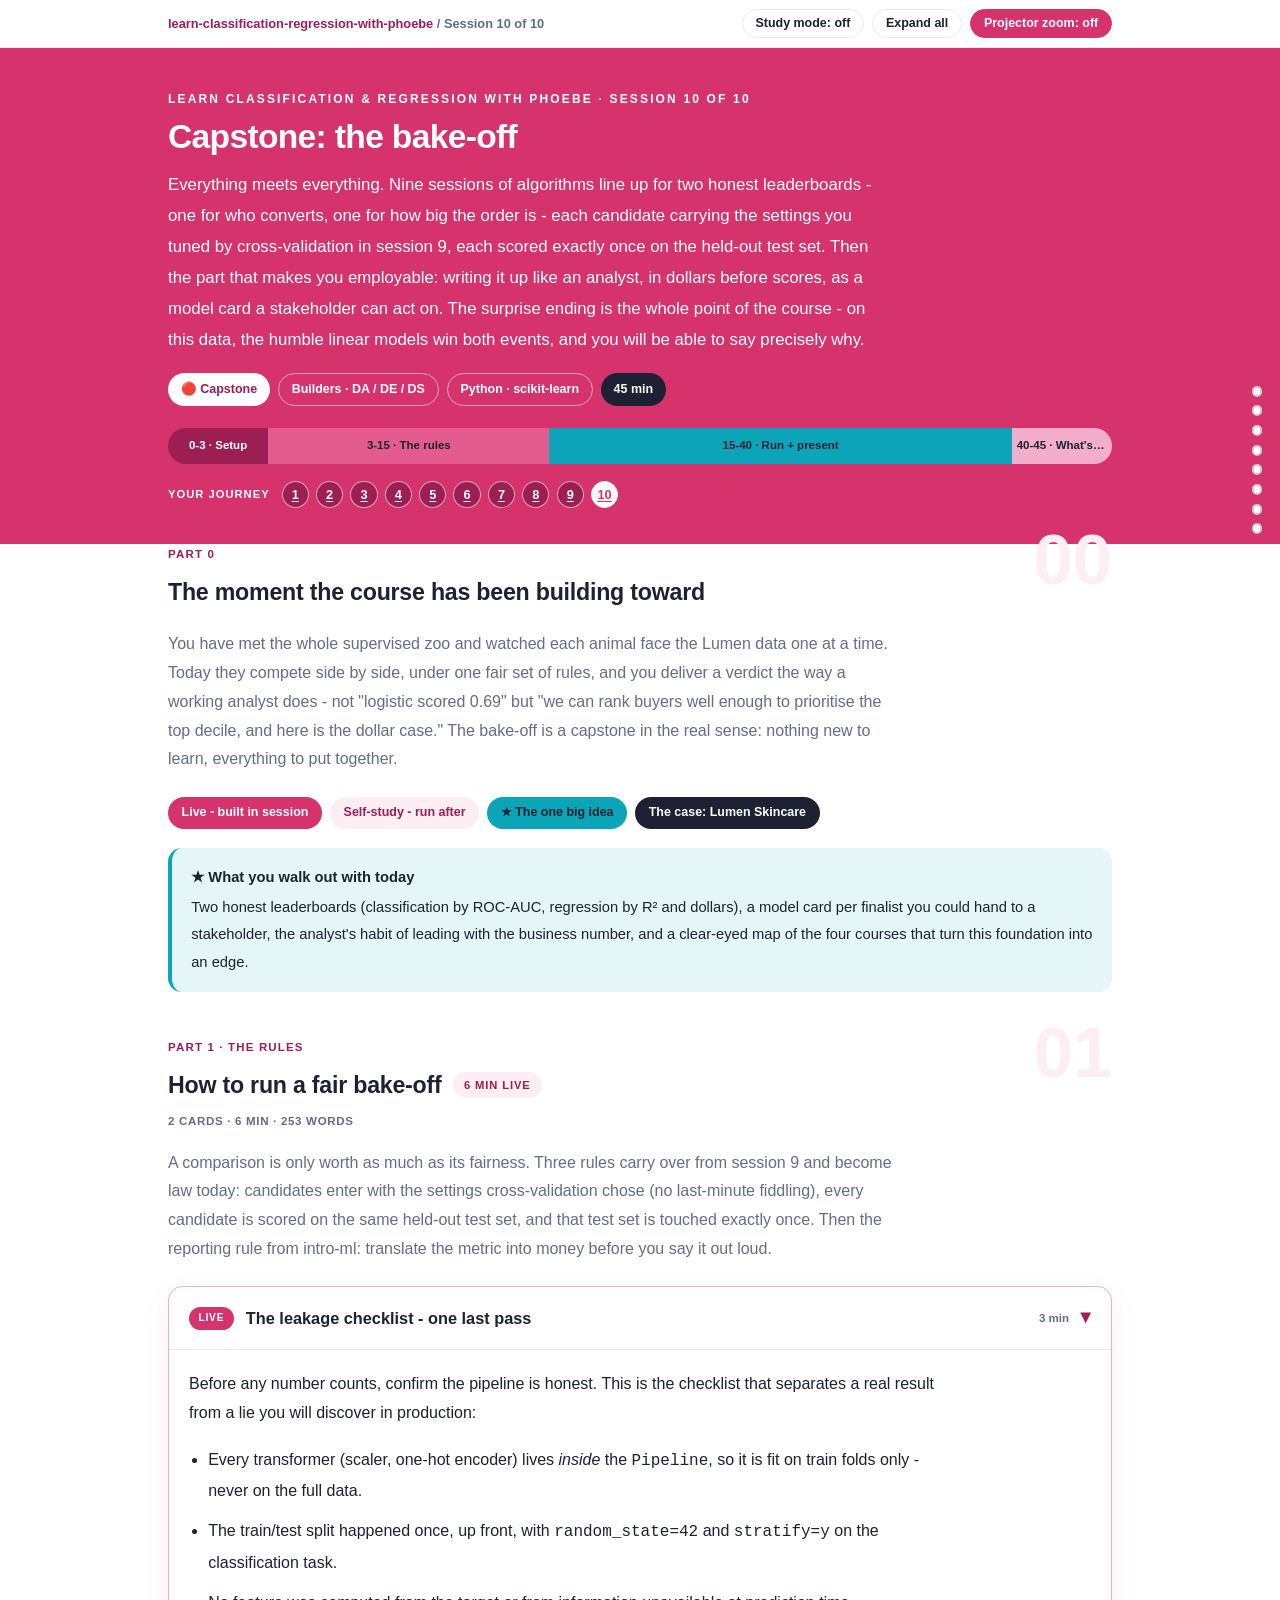
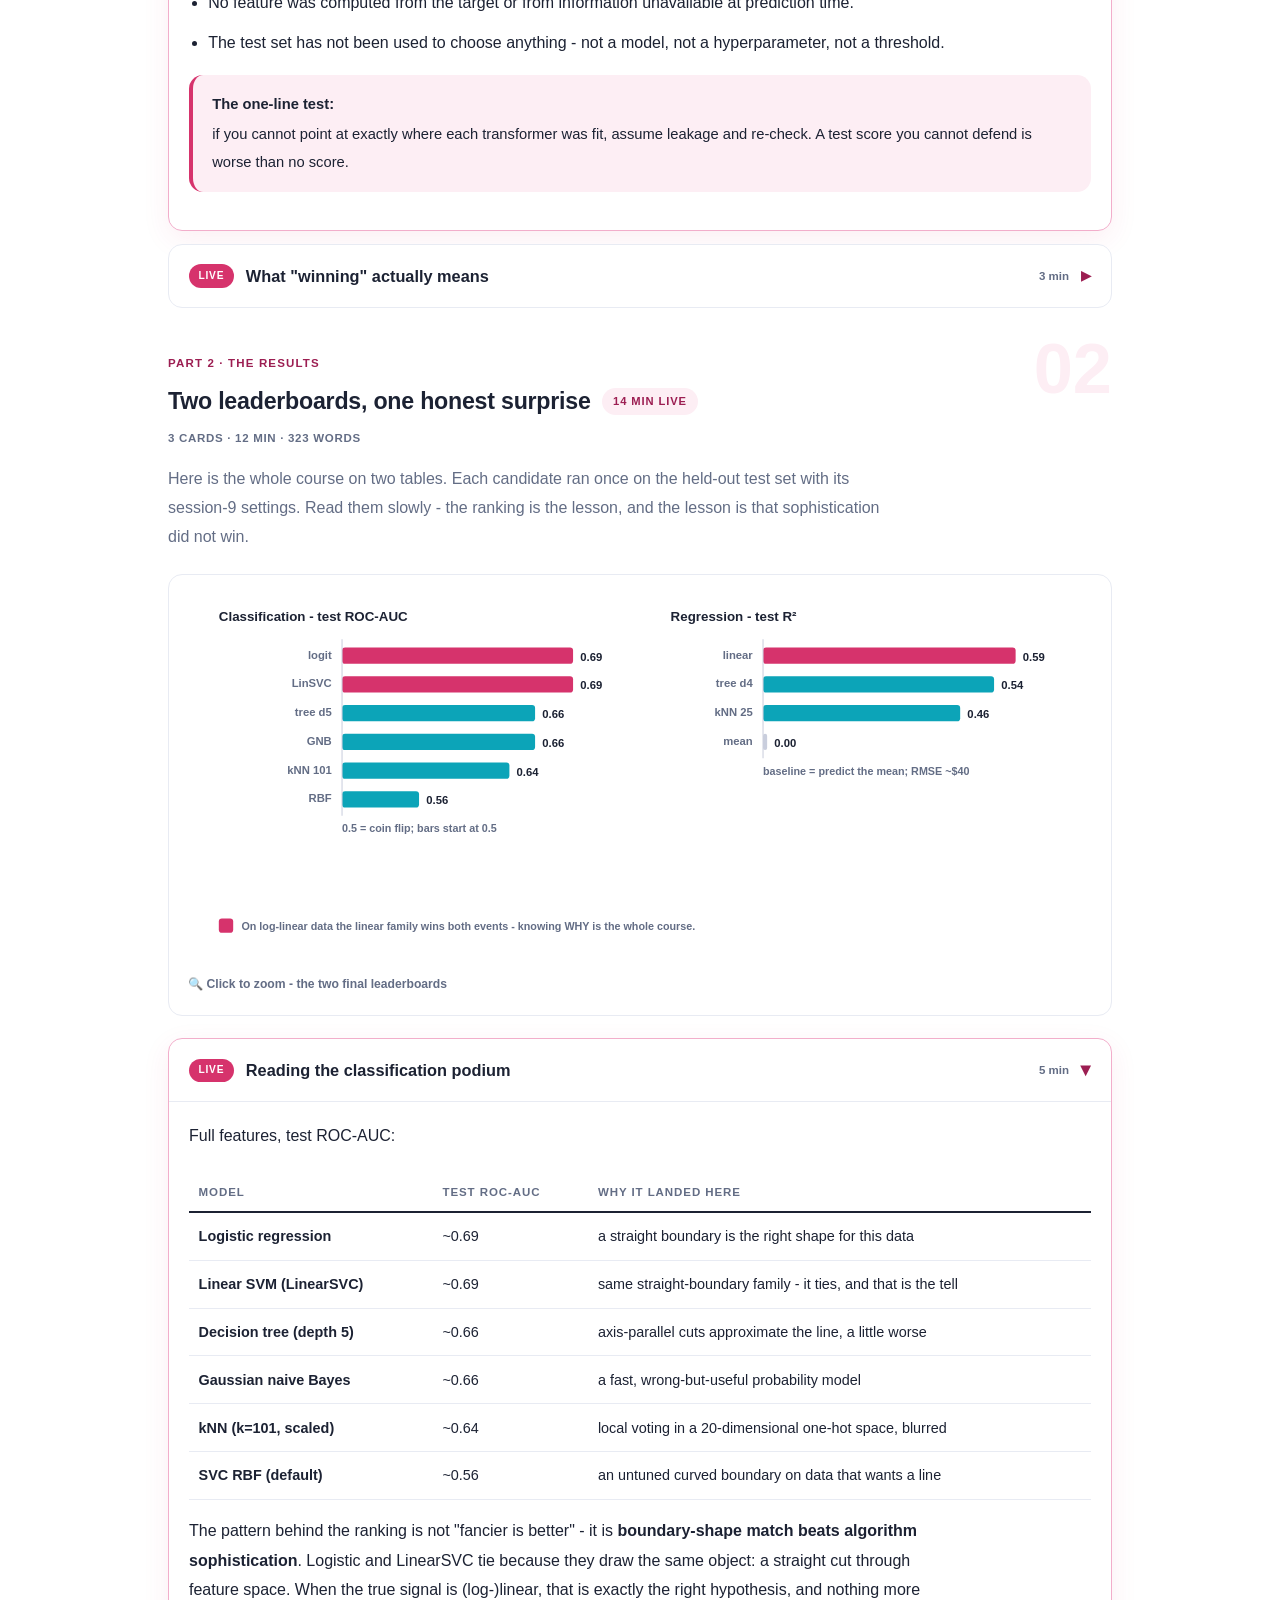
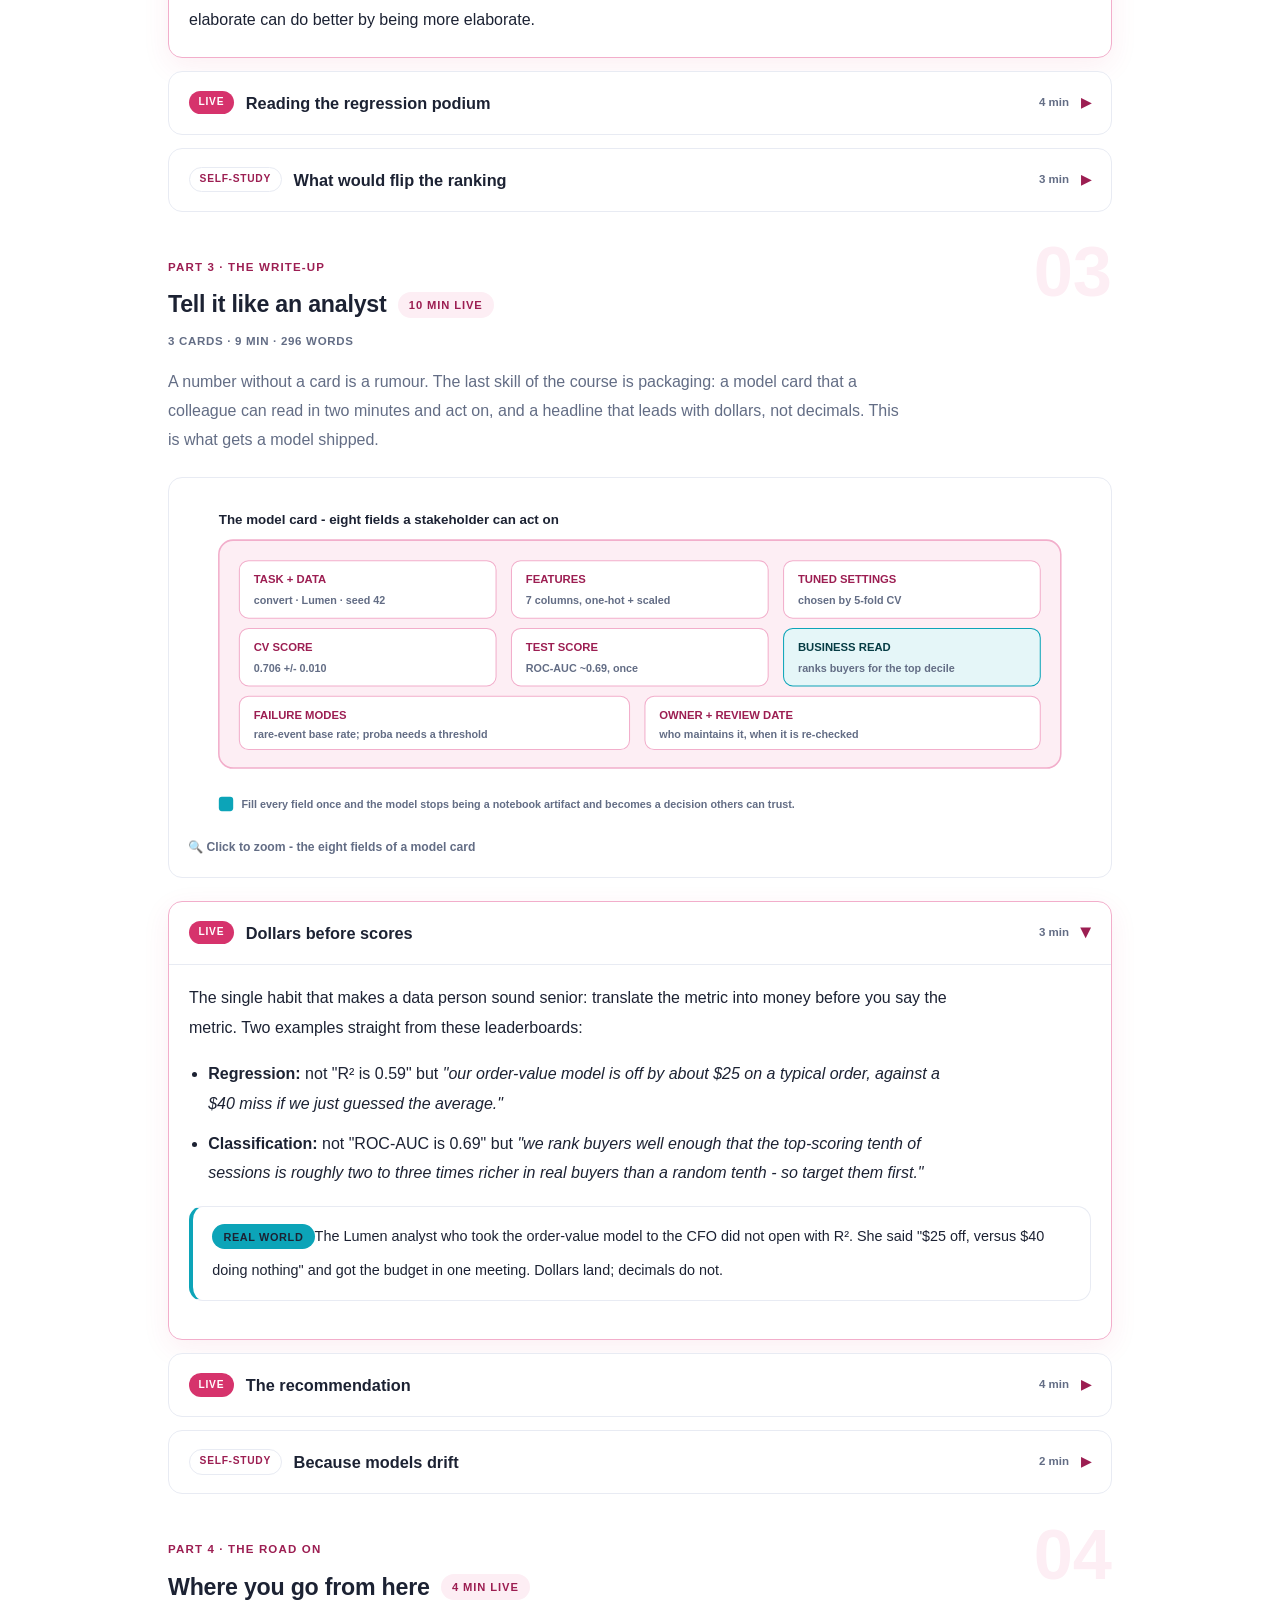
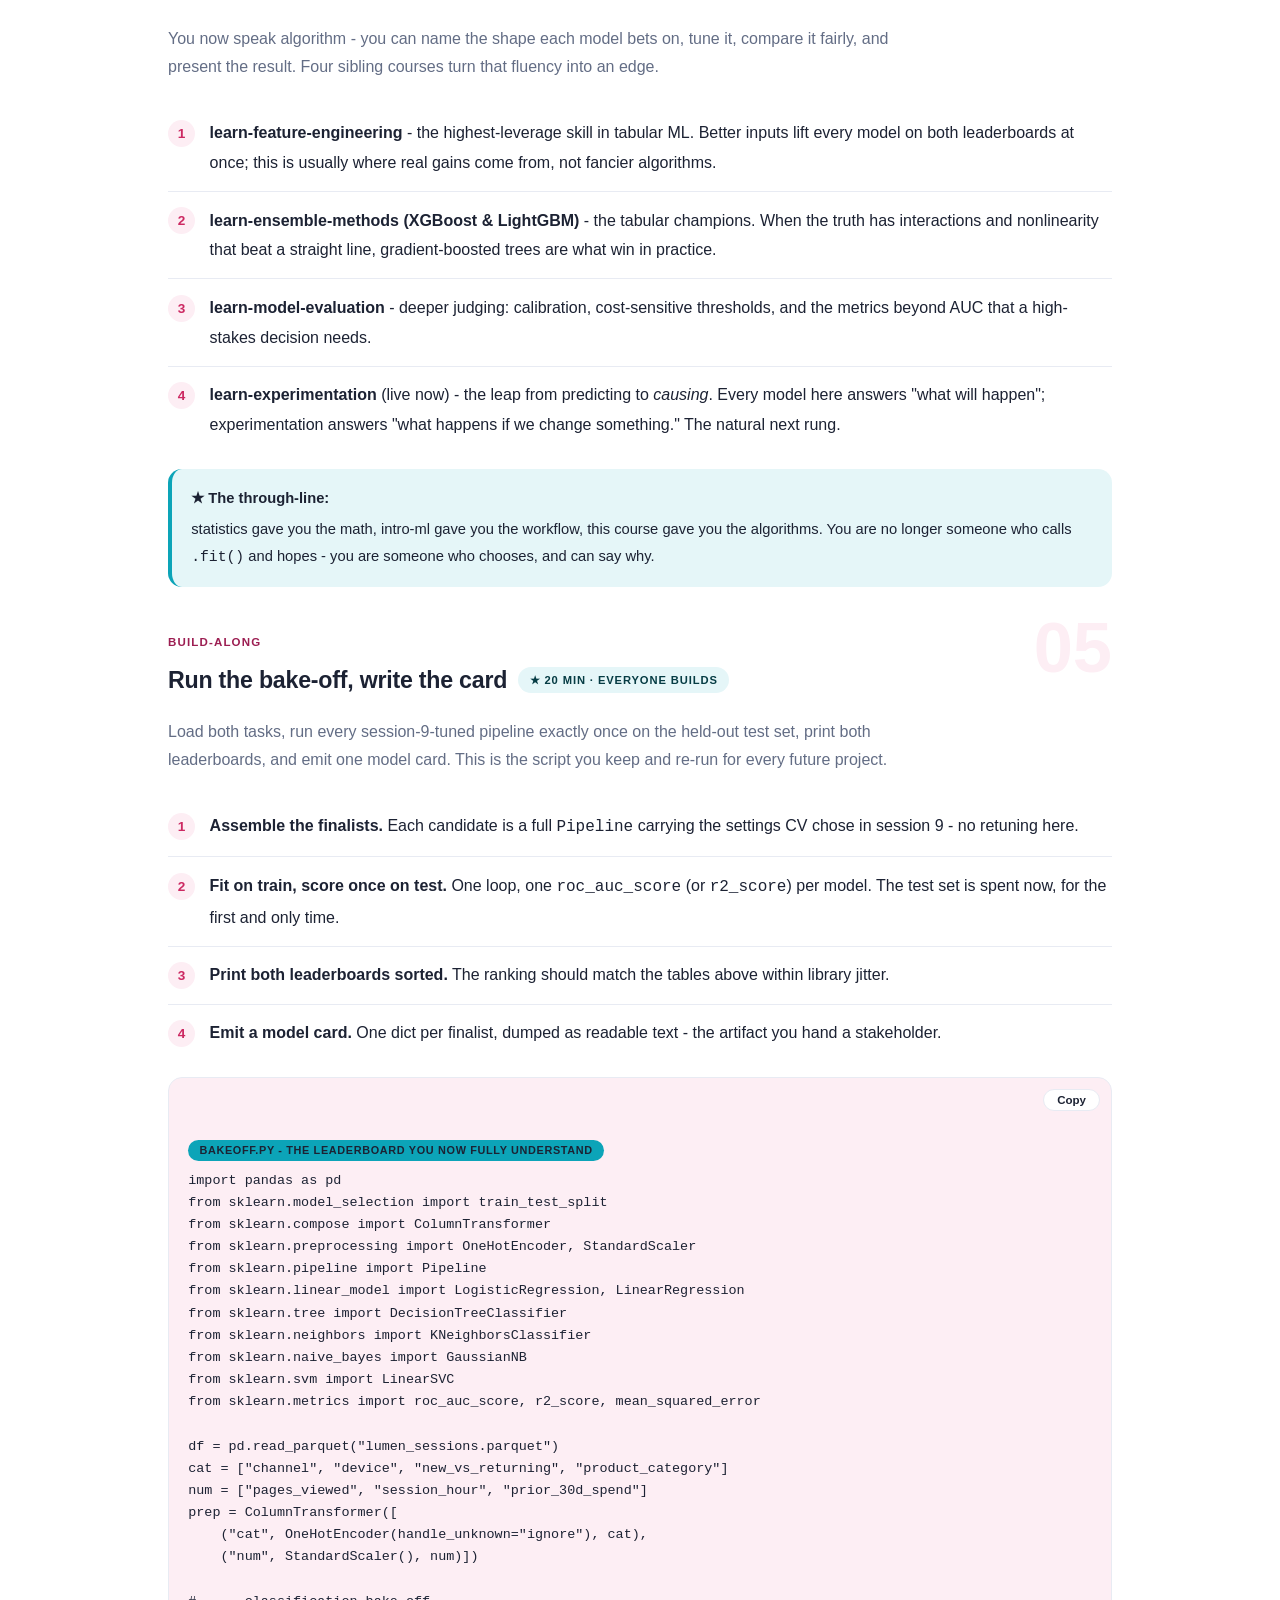
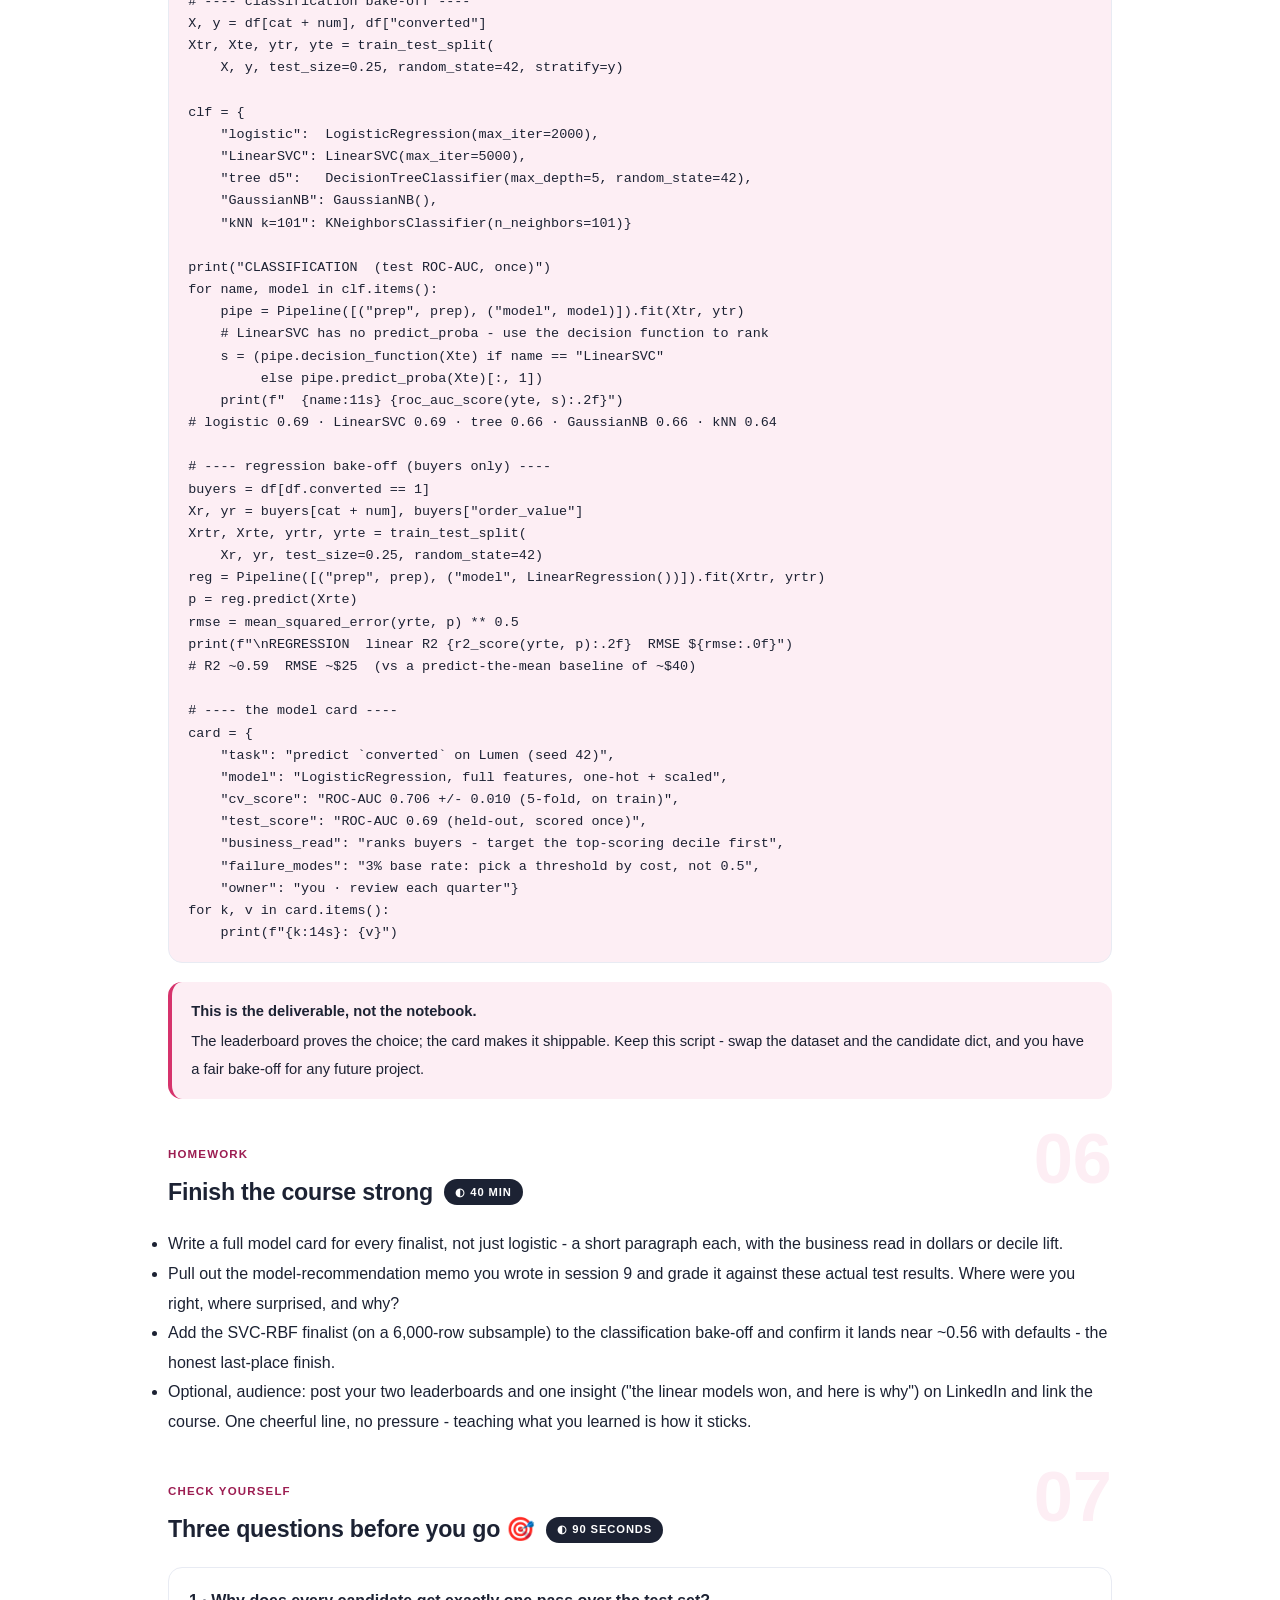
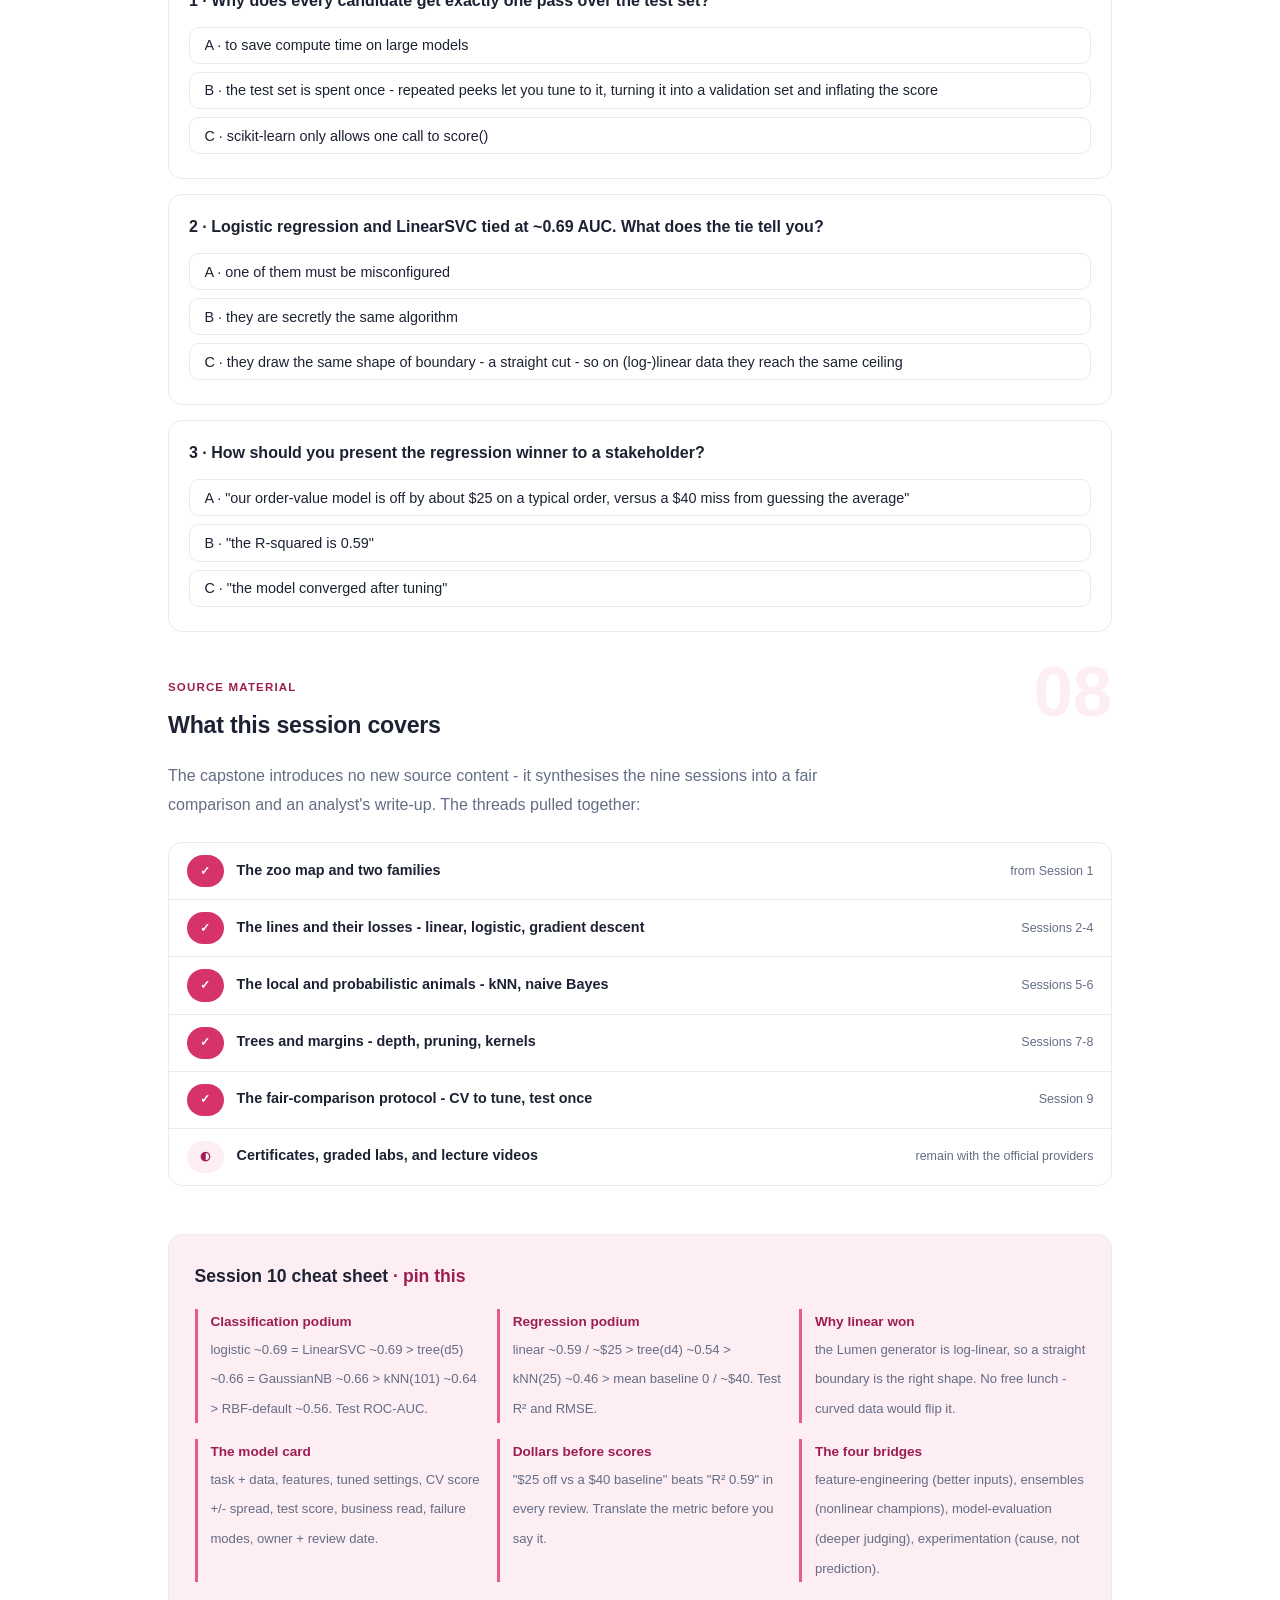
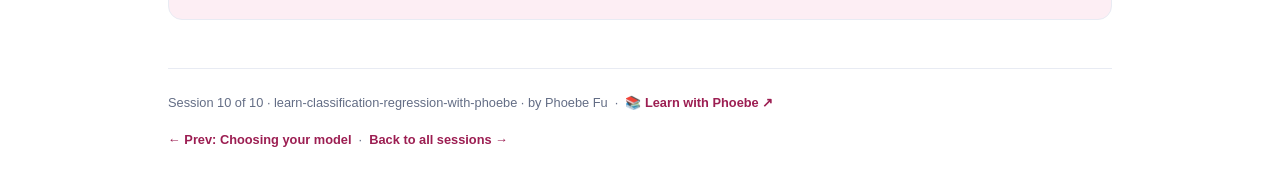
<file: courses/c10-capstone-the-bake-off.html>
<!DOCTYPE html>
<html lang="en">
<head>
<meta charset="UTF-8">
<meta name="viewport" content="width=device-width, initial-scale=1.0">
<!-- social:start -->
<meta name="description" content="You have met the whole supervised zoo and watched each animal face the Lumen data one at a time. Today they compete side by side, under one fair set of rules, and you deliver a verdict the...">
<meta property="og:type" content="article">
<meta property="og:site_name" content="Learn with Phoebe">
<meta property="og:title" content="Capstone: the bake-off - learn classification and regression with phoebe">
<meta property="og:description" content="You have met the whole supervised zoo and watched each animal face the Lumen data one at a time. Today they compete side by side, under one fair set of rules, and you deliver a verdict the...">
<meta property="og:url" content="https://phoebefu6.github.io/learn-classification-regression-with-phoebe/courses/c10-capstone-the-bake-off.html">
<meta property="og:image" content="https://phoebefu6.github.io/learn-classification-regression-with-phoebe/assets/og-cover.png">
<meta property="og:image:width" content="1200">
<meta property="og:image:height" content="630">
<meta name="twitter:card" content="summary_large_image">
<meta name="twitter:title" content="Capstone: the bake-off - learn classification and regression with phoebe">
<meta name="twitter:description" content="You have met the whole supervised zoo and watched each animal face the Lumen data one at a time. Today they compete side by side, under one fair set of rules, and you deliver a verdict the...">
<meta name="twitter:image" content="https://phoebefu6.github.io/learn-classification-regression-with-phoebe/assets/og-cover.png">
<!-- social:end -->
<title>Session 10 · Capstone: the bake-off - learn classification and regression with phoebe</title>
<link rel="stylesheet" href="../assets/style.css?v=28">
</head>
<body>

<div class="toolbar">
  <div class="wrap">
    <span class="crumb"><a href="../index.html">learn-classification-regression-with-phoebe</a> / Session 10 of 10</span>
    <button class="btn" id="toggle-all" type="button">Expand all</button>
    <button class="btn primary" id="zoom-toggle" type="button">Projector zoom: off</button>
  </div>
</div>

<header class="masthead">
  <div class="wrap">
    <div class="eyebrow">Learn Classification &amp; Regression with Phoebe · Session 10 of 10</div>
    <h1>Capstone: <span class="accent">the bake-off</span></h1>
    <p class="sub">Everything meets everything. Nine sessions of algorithms line up for two honest leaderboards - one for who converts, one for how big the order is - each candidate carrying the settings you tuned by cross-validation in session 9, each scored exactly once on the held-out test set. Then the part that makes you employable: writing it up like an analyst, in dollars before scores, as a model card a stakeholder can act on. The surprise ending is the whole point of the course - on this data, the humble linear models win both events, and you will be able to say precisely why.</p>
    <div class="chip-row">
      <span class="chip level">🔴 Capstone</span>
      <span class="chip audience">Builders · DA / DE / DS</span>
      <span class="chip audience">Python · scikit-learn</span>
      <span class="chip time">45 min</span>
    </div>
    <div class="agenda">
      <span class="a1" style="flex:1">0-3 · Setup</span>
      <span class="a2" style="flex:3">3-15 · The rules</span>
      <span class="a3" style="flex:5">15-40 · Run + present</span>
      <span class="a4" style="flex:1">40-45 · What's next</span>
    </div>
  </div>
</header>

<main class="wrap">

  <!-- ============ INTRO ============ -->
  <section class="section" id="intro">
    <div class="section-kicker">
      <span class="klabel">Part 0</span>
      <h2>The moment the course has been building toward</h2>
    </div>
    <p class="lede">You have met the whole supervised zoo and watched each animal face the Lumen data one at a time. Today they compete side by side, under one fair set of rules, and you deliver a verdict the way a working analyst does - not "logistic scored 0.69" but "we can rank buyers well enough to prioritise the top decile, and here is the dollar case." The bake-off is a capstone in the real sense: nothing new to learn, everything to put together.</p>
    <div class="legend">
      <span class="pill solid">Live - built in session</span>
      <span class="pill light">Self-study - run after</span>
      <span class="pill amber">★ The one big idea</span>
      <span class="pill inkpill">The case: Lumen Skincare</span>
    </div>
    <div class="callout win">
      <strong>★ What you walk out with today</strong>
      Two honest leaderboards (classification by ROC-AUC, regression by R² and dollars), a model card per finalist you could hand to a stakeholder, the analyst's habit of leading with the business number, and a clear-eyed map of the four courses that turn this foundation into an edge.
    </div>
  </section>

  <!-- ============ PART 1: THE RULES ============ -->
  <section class="section" id="part-1">
    <div class="section-kicker">
      <span class="klabel">Part 1 · the rules</span>
      <h2>How to run a fair bake-off <span class="tag concept">6 min live</span></h2>
    </div>
    <p class="lede">A comparison is only worth as much as its fairness. Three rules carry over from session 9 and become law today: candidates enter with the settings cross-validation chose (no last-minute fiddling), every candidate is scored on the same held-out test set, and that test set is touched exactly once. Then the reporting rule from intro-ml: translate the metric into money before you say it out loud.</p>

    <details class="card" open>
      <summary><span class="mode live">Live</span>The leakage checklist - one last pass<span class="mini">3 min</span><span class="caret">▶</span></summary>
      <div class="body">
        <p>Before any number counts, confirm the pipeline is honest. This is the checklist that separates a real result from a lie you will discover in production:</p>
        <ul>
          <li>Every transformer (scaler, one-hot encoder) lives <em>inside</em> the <code>Pipeline</code>, so it is fit on train folds only - never on the full data.</li>
          <li>The train/test split happened once, up front, with <code>random_state=42</code> and <code>stratify=y</code> on the classification task.</li>
          <li>No feature was computed from the target or from information unavailable at prediction time.</li>
          <li>The test set has not been used to choose anything - not a model, not a hyperparameter, not a threshold.</li>
        </ul>
        <div class="callout tip"><strong>The one-line test:</strong> if you cannot point at exactly where each transformer was fit, assume leakage and re-check. A test score you cannot defend is worse than no score.</div>
      </div>
    </details>

    <details class="card">
      <summary><span class="mode live">Live</span>What "winning" actually means<span class="mini">3 min</span><span class="caret">▶</span></summary>
      <div class="body">
        <p>The top of the leaderboard is necessary, not sufficient. A model wins the bake-off when it clears three bars at once:</p>
        <ul>
          <li><strong>Best (or tied-best) test score</strong> - it generalises.</li>
          <li><strong>Explainable</strong> - you can tell a stakeholder why it predicts what it predicts. A readable coefficient beats a marginally higher score you cannot narrate.</li>
          <li><strong>Shippable</strong> - it trains, scores, and monitors within the constraints you actually have (latency, memory, retraining cadence).</li>
        </ul>
        <div class="callout example"><span class="ex-pill">Real world</span>A team once shipped the model that won their offline leaderboard by half a point of AUC - a gradient-boosted ensemble no one could explain. When it drifted three months later, nobody could say why, and it was quietly rolled back to the logistic model it had replaced. Explainable and shippable are not consolation prizes.</div>
      </div>
    </details>
  </section>

  <!-- ============ PART 2: THE LEADERBOARDS ============ -->
  <section class="section" id="part-2">
    <div class="section-kicker">
      <span class="klabel">Part 2 · the results</span>
      <h2>Two leaderboards, one honest surprise <span class="tag concept">14 min live</span></h2>
    </div>
    <p class="lede">Here is the whole course on two tables. Each candidate ran once on the held-out test set with its session-9 settings. Read them slowly - the ranking is the lesson, and the lesson is that sophistication did not win.</p>

    <figure class="zoomable">
      <svg viewBox="0 0 880 360" xmlns="http://www.w3.org/2000/svg" role="img" aria-label="Two bar charts. Left: classification ROC-AUC with logistic and linear SVM tied highest at 0.69, tree and Gaussian naive Bayes at 0.66, kNN at 0.64, RBF at 0.56. Right: regression R-squared with linear highest at 0.59, tree at 0.54, kNN at 0.46, baseline at 0.">
        <style>
          .bkA_t { font: 700 13px Inter, sans-serif; fill: #1C2233; }
          .bkA_l { font: 600 11px Inter, sans-serif; fill: #636D85; }
          .bkA_v { font: 700 11px Inter, sans-serif; fill: #1C2233; }
          .bkA_n { font: 600 10.5px Inter, sans-serif; fill: #636D85; }
        </style>
        <text class="bkA_t" x="30" y="26">Classification - test ROC-AUC</text>
        <!-- left chart: baseline axis x=150, bars grow right; scale 0.5..0.72 over 260px -->
        <!-- logistic 0.69 -->
        <text class="bkA_l" x="140" y="63" text-anchor="end">logit</text>
        <rect x="150" y="52" width="225" height="16" rx="3" fill="#D6336C"/>
        <text class="bkA_v" x="382" y="65">0.69</text>
        <!-- LinSVC 0.69 -->
        <text class="bkA_l" x="140" y="91" text-anchor="end">LinSVC</text>
        <rect x="150" y="80" width="225" height="16" rx="3" fill="#D6336C"/>
        <text class="bkA_v" x="382" y="93">0.69</text>
        <!-- tree 0.66 -->
        <text class="bkA_l" x="140" y="119" text-anchor="end">tree d5</text>
        <rect x="150" y="108" width="188" height="16" rx="3" fill="#0CA4B8"/>
        <text class="bkA_v" x="345" y="121">0.66</text>
        <!-- GNB 0.66 -->
        <text class="bkA_l" x="140" y="147" text-anchor="end">GNB</text>
        <rect x="150" y="136" width="188" height="16" rx="3" fill="#0CA4B8"/>
        <text class="bkA_v" x="345" y="149">0.66</text>
        <!-- kNN 0.64 -->
        <text class="bkA_l" x="140" y="175" text-anchor="end">kNN 101</text>
        <rect x="150" y="164" width="163" height="16" rx="3" fill="#0CA4B8"/>
        <text class="bkA_v" x="320" y="177">0.64</text>
        <!-- RBF 0.56 -->
        <text class="bkA_l" x="140" y="203" text-anchor="end">RBF</text>
        <rect x="150" y="192" width="75" height="16" rx="3" fill="#0CA4B8"/>
        <text class="bkA_v" x="232" y="205">0.56</text>
        <line x1="150" y1="44" x2="150" y2="216" stroke="#C9CEDD" stroke-width="1"/>
        <text class="bkA_n" x="150" y="232">0.5 = coin flip; bars start at 0.5</text>

        <text class="bkA_t" x="470" y="26">Regression - test R²</text>
        <!-- right chart: baseline axis x=560; scale 0..0.6 over 250px -->
        <text class="bkA_l" x="550" y="63" text-anchor="end">linear</text>
        <rect x="560" y="52" width="246" height="16" rx="3" fill="#D6336C"/>
        <text class="bkA_v" x="813" y="65">0.59</text>
        <text class="bkA_l" x="550" y="91" text-anchor="end">tree d4</text>
        <rect x="560" y="80" width="225" height="16" rx="3" fill="#0CA4B8"/>
        <text class="bkA_v" x="792" y="93">0.54</text>
        <text class="bkA_l" x="550" y="119" text-anchor="end">kNN 25</text>
        <rect x="560" y="108" width="192" height="16" rx="3" fill="#0CA4B8"/>
        <text class="bkA_v" x="759" y="121">0.46</text>
        <text class="bkA_l" x="550" y="147" text-anchor="end">mean</text>
        <rect x="560" y="136" width="4" height="16" rx="2" fill="#C9CEDD"/>
        <text class="bkA_v" x="571" y="149">0.00</text>
        <line x1="560" y1="44" x2="560" y2="160" stroke="#C9CEDD" stroke-width="1"/>
        <text class="bkA_n" x="560" y="176">baseline = predict the mean; RMSE ~$40</text>

        <rect x="30" y="316" width="14" height="14" rx="3" fill="#D6336C"/>
        <text class="bkA_n" x="52" y="327">On log-linear data the linear family wins both events - knowing WHY is the whole course.</text>
      </svg>
      <figcaption>🔍 Click to zoom - the two final leaderboards</figcaption>
    </figure>

    <details class="card" open>
      <summary><span class="mode live">Live</span>Reading the classification podium<span class="mini">5 min</span><span class="caret">▶</span></summary>
      <div class="body">
        <p>Full features, test ROC-AUC:</p>
        <table class="clean">
          <tr><th>Model</th><th>Test ROC-AUC</th><th>Why it landed here</th></tr>
          <tr><td>Logistic regression</td><td>~0.69</td><td>a straight boundary is the right shape for this data</td></tr>
          <tr><td>Linear SVM (LinearSVC)</td><td>~0.69</td><td>same straight-boundary family - it ties, and that is the tell</td></tr>
          <tr><td>Decision tree (depth 5)</td><td>~0.66</td><td>axis-parallel cuts approximate the line, a little worse</td></tr>
          <tr><td>Gaussian naive Bayes</td><td>~0.66</td><td>a fast, wrong-but-useful probability model</td></tr>
          <tr><td>kNN (k=101, scaled)</td><td>~0.64</td><td>local voting in a 20-dimensional one-hot space, blurred</td></tr>
          <tr><td>SVC RBF (default)</td><td>~0.56</td><td>an untuned curved boundary on data that wants a line</td></tr>
        </table>
        <p>The pattern behind the ranking is not "fancier is better" - it is <strong>boundary-shape match beats algorithm sophistication</strong>. Logistic and LinearSVC tie because they draw the same object: a straight cut through feature space. When the true signal is (log-)linear, that is exactly the right hypothesis, and nothing more elaborate can do better by being more elaborate.</p>
      </div>
    </details>

    <details class="card">
      <summary><span class="mode live">Live</span>Reading the regression podium<span class="mini">4 min</span><span class="caret">▶</span></summary>
      <div class="body">
        <p>On the 1,306 buyers, test R² and RMSE:</p>
        <table class="clean">
          <tr><th>Model</th><th>Test R²</th><th>RMSE</th><th>Read</th></tr>
          <tr><td>Linear regression</td><td>~0.59</td><td>~$25</td><td>the workhorse wins</td></tr>
          <tr><td>Decision tree (depth 4)</td><td>~0.54</td><td>-</td><td>rectangles approximating a ramp</td></tr>
          <tr><td>kNN regressor (k=25)</td><td>~0.46</td><td>-</td><td>neighbor-averaging, over-smoothed</td></tr>
          <tr><td>Mean baseline</td><td>0.00</td><td>~$40</td><td>the floor every model must beat</td></tr>
        </table>
        <p>The regression story rhymes with the classification one. Order value rises smoothly with prior spend (the r ~ 0.6 the statistics course fit), so a straight line captures it best. The tree carves that smooth ramp into steps and loses ground; kNN averages across neighbours and blurs it. Same lesson, second task: <strong>match the model to the shape of the truth</strong>.</p>
      </div>
    </details>

    <details class="card">
      <summary><span class="mode self">Self-study</span>What would flip the ranking<span class="mini">3 min</span><span class="caret">▶</span></summary>
      <div class="body">
        <p>The linear family did not win because linear models are generally best - they won because the Lumen generator is log-linear by construction. Change the data and the podium reshuffles:</p>
        <ul>
          <li><strong>Interactions and nonlinearity</strong> - if converting depended on "returning customers on mobile after 9pm," trees and gradient-boosted ensembles would pull ahead. That is the terrain of <a href="https://phoebefu6.github.io/learn-ensemble-methods-with-phoebe/">learn-ensemble-methods</a>.</li>
          <li><strong>Better features</strong> - a ratio, a rolling average, or a well-chosen interaction can lift every model at once. That is <a href="https://phoebefu6.github.io/learn-feature-engineering-with-phoebe/">learn-feature-engineering</a>.</li>
          <li><strong>A curved boundary</strong> - on the two-moons data in the explorer, the RBF kernel that lost here wins comfortably. No free lunch.</li>
        </ul>
      </div>
    </details>
  </section>

  <!-- ============ PART 3: TELL IT LIKE AN ANALYST ============ -->
  <section class="section" id="part-3">
    <div class="section-kicker">
      <span class="klabel">Part 3 · the write-up</span>
      <h2>Tell it like an analyst <span class="tag concept">10 min live</span></h2>
    </div>
    <p class="lede">A number without a card is a rumour. The last skill of the course is packaging: a model card that a colleague can read in two minutes and act on, and a headline that leads with dollars, not decimals. This is what gets a model shipped.</p>

    <figure class="zoomable">
      <svg viewBox="0 0 880 320" xmlns="http://www.w3.org/2000/svg" role="img" aria-label="Anatomy of a model card: a card with labelled zones for task and data, features, tuned settings, cross-validation score, test score, business read, failure modes, and owner.">
        <style>
          .bkB_t { font: 700 13px Inter, sans-serif; fill: #1C2233; }
          .bkB_h { font: 700 11px Inter, sans-serif; fill: #9C1E52; }
          .bkB_n { font: 600 10.5px Inter, sans-serif; fill: #636D85; }
        </style>
        <text class="bkB_t" x="30" y="26">The model card - eight fields a stakeholder can act on</text>
        <rect x="30" y="42" width="820" height="222" rx="14" fill="#FDEEF4" stroke="#F2AECB" stroke-width="1.5"/>

        <rect x="50" y="62" width="250" height="56" rx="9" fill="#fff" stroke="#F2AECB" stroke-width="1"/>
        <text class="bkB_h" x="64" y="84">TASK + DATA</text>
        <text class="bkB_n" x="64" y="104">convert · Lumen · seed 42</text>

        <rect x="315" y="62" width="250" height="56" rx="9" fill="#fff" stroke="#F2AECB" stroke-width="1"/>
        <text class="bkB_h" x="329" y="84">FEATURES</text>
        <text class="bkB_n" x="329" y="104">7 columns, one-hot + scaled</text>

        <rect x="580" y="62" width="250" height="56" rx="9" fill="#fff" stroke="#F2AECB" stroke-width="1"/>
        <text class="bkB_h" x="594" y="84">TUNED SETTINGS</text>
        <text class="bkB_n" x="594" y="104">chosen by 5-fold CV</text>

        <rect x="50" y="128" width="250" height="56" rx="9" fill="#fff" stroke="#F2AECB" stroke-width="1"/>
        <text class="bkB_h" x="64" y="150">CV SCORE</text>
        <text class="bkB_n" x="64" y="170">0.706 +/- 0.010</text>

        <rect x="315" y="128" width="250" height="56" rx="9" fill="#fff" stroke="#F2AECB" stroke-width="1"/>
        <text class="bkB_h" x="329" y="150">TEST SCORE</text>
        <text class="bkB_n" x="329" y="170">ROC-AUC ~0.69, once</text>

        <rect x="580" y="128" width="250" height="56" rx="9" fill="#E5F6F8" stroke="#0CA4B8" stroke-width="1"/>
        <text class="bkB_h" x="594" y="150" style="fill:#063C44">BUSINESS READ</text>
        <text class="bkB_n" x="594" y="170">ranks buyers for the top decile</text>

        <rect x="50" y="194" width="380" height="52" rx="9" fill="#fff" stroke="#F2AECB" stroke-width="1"/>
        <text class="bkB_h" x="64" y="216">FAILURE MODES</text>
        <text class="bkB_n" x="64" y="235">rare-event base rate; proba needs a threshold</text>

        <rect x="445" y="194" width="385" height="52" rx="9" fill="#fff" stroke="#F2AECB" stroke-width="1"/>
        <text class="bkB_h" x="459" y="216">OWNER + REVIEW DATE</text>
        <text class="bkB_n" x="459" y="235">who maintains it, when it is re-checked</text>

        <rect x="30" y="292" width="14" height="14" rx="3" fill="#0CA4B8"/>
        <text class="bkB_n" x="52" y="303">Fill every field once and the model stops being a notebook artifact and becomes a decision others can trust.</text>
      </svg>
      <figcaption>🔍 Click to zoom - the eight fields of a model card</figcaption>
    </figure>

    <details class="card" open>
      <summary><span class="mode live">Live</span>Dollars before scores<span class="mini">3 min</span><span class="caret">▶</span></summary>
      <div class="body">
        <p>The single habit that makes a data person sound senior: translate the metric into money before you say the metric. Two examples straight from these leaderboards:</p>
        <ul>
          <li><strong>Regression:</strong> not "R² is 0.59" but <em>"our order-value model is off by about $25 on a typical order, against a $40 miss if we just guessed the average."</em></li>
          <li><strong>Classification:</strong> not "ROC-AUC is 0.69" but <em>"we rank buyers well enough that the top-scoring tenth of sessions is roughly two to three times richer in real buyers than a random tenth - so target them first."</em></li>
        </ul>
        <div class="callout example"><span class="ex-pill">Real world</span>The Lumen analyst who took the order-value model to the CFO did not open with R². She said "$25 off, versus $40 doing nothing" and got the budget in one meeting. Dollars land; decimals do not.</div>
      </div>
    </details>

    <details class="card">
      <summary><span class="mode live">Live</span>The recommendation<span class="mini">4 min</span><span class="caret">▶</span></summary>
      <div class="body">
        <p>Given the two leaderboards and the three bars of winning, the call is clear:</p>
        <ul>
          <li><strong>Ship logistic regression for conversion.</strong> Tied-best AUC (~0.69), coefficients that read as odds ratios a marketer understands (email x4.1, returning x2.8), and millisecond scoring. LinearSVC ties it but gives no probabilities - logistic wins on explainability.</li>
          <li><strong>Ship linear regression for order value.</strong> Best R² (~0.59), coefficients denominated in dollars, and an honest "$25 vs $40 baseline" headline.</li>
          <li><strong>The fancy models lost with dignity.</strong> The RBF kernel and deep trees were not broken - they were the wrong hypothesis for log-linear data. Keep them in your kit for the day the data curves.</li>
        </ul>
      </div>
    </details>

    <details class="card">
      <summary><span class="mode self">Self-study</span>Because models drift<span class="mini">2 min</span><span class="caret">▶</span></summary>
      <div class="body">
        <p>Shipping is the start of the model's life, not the end. Conversion rates shift with seasons and campaigns, and a model trained on last quarter can quietly decay. The monitoring-and-drift lifecycle - what to watch, when to retrain - is covered from the leader's angle in <a href="https://phoebefu6.github.io/learn-intro-ml-with-phoebe/">intro-ml session a6</a>. The model card's "review date" field exists precisely so that decay has an owner.</p>
      </div>
    </details>
  </section>

  <!-- ============ PART 4: WHAT'S NEXT ============ -->
  <section class="section" id="part-4">
    <div class="section-kicker">
      <span class="klabel">Part 4 · the road on</span>
      <h2>Where you go from here <span class="tag concept">4 min live</span></h2>
    </div>
    <p class="lede">You now speak algorithm - you can name the shape each model bets on, tune it, compare it fairly, and present the result. Four sibling courses turn that fluency into an edge.</p>
    <div class="steps">
      <div class="step"><p><strong>learn-feature-engineering</strong> - the highest-leverage skill in tabular ML. Better inputs lift every model on both leaderboards at once; this is usually where real gains come from, not fancier algorithms.</p></div>
      <div class="step"><p><strong>learn-ensemble-methods (XGBoost &amp; LightGBM)</strong> - the tabular champions. When the truth has interactions and nonlinearity that beat a straight line, gradient-boosted trees are what win in practice.</p></div>
      <div class="step"><p><strong>learn-model-evaluation</strong> - deeper judging: calibration, cost-sensitive thresholds, and the metrics beyond AUC that a high-stakes decision needs.</p></div>
      <div class="step"><p><strong>learn-experimentation</strong> (live now) - the leap from predicting to <em>causing</em>. Every model here answers "what will happen"; experimentation answers "what happens if we change something." The natural next rung.</p></div>
    </div>
    <div class="callout win"><strong>★ The through-line:</strong> statistics gave you the math, intro-ml gave you the workflow, this course gave you the algorithms. You are no longer someone who calls <code>.fit()</code> and hopes - you are someone who chooses, and can say why.</div>
  </section>

  <!-- ============ DEMO ============ -->
  <section class="section" id="demo-1">
    <div class="section-kicker">
      <span class="klabel">Build-along</span>
      <h2>Run the bake-off, write the card <span class="tag demo">★ 20 min · everyone builds</span></h2>
    </div>
    <p class="lede">Load both tasks, run every session-9-tuned pipeline exactly once on the held-out test set, print both leaderboards, and emit one model card. This is the script you keep and re-run for every future project.</p>

    <div class="steps">
      <div class="step"><p><strong>Assemble the finalists.</strong> Each candidate is a full <code>Pipeline</code> carrying the settings CV chose in session 9 - no retuning here.</p></div>
      <div class="step"><p><strong>Fit on train, score once on test.</strong> One loop, one <code>roc_auc_score</code> (or <code>r2_score</code>) per model. The test set is spent now, for the first and only time.</p></div>
      <div class="step"><p><strong>Print both leaderboards sorted.</strong> The ranking should match the tables above within library jitter.</p></div>
      <div class="step"><p><strong>Emit a model card.</strong> One dict per finalist, dumped as readable text - the artifact you hand a stakeholder.</p></div>
    </div>

    <div class="prompt-box good">
      <span class="label">bakeoff.py - the leaderboard you now fully understand</span>import pandas as pd
from sklearn.model_selection import train_test_split
from sklearn.compose import ColumnTransformer
from sklearn.preprocessing import OneHotEncoder, StandardScaler
from sklearn.pipeline import Pipeline
from sklearn.linear_model import LogisticRegression, LinearRegression
from sklearn.tree import DecisionTreeClassifier
from sklearn.neighbors import KNeighborsClassifier
from sklearn.naive_bayes import GaussianNB
from sklearn.svm import LinearSVC
from sklearn.metrics import roc_auc_score, r2_score, mean_squared_error

df = pd.read_parquet("lumen_sessions.parquet")
cat = ["channel", "device", "new_vs_returning", "product_category"]
num = ["pages_viewed", "session_hour", "prior_30d_spend"]
prep = ColumnTransformer([
    ("cat", OneHotEncoder(handle_unknown="ignore"), cat),
    ("num", StandardScaler(), num)])

# ---- classification bake-off ----
X, y = df[cat + num], df["converted"]
Xtr, Xte, ytr, yte = train_test_split(
    X, y, test_size=0.25, random_state=42, stratify=y)

clf = {
    "logistic":  LogisticRegression(max_iter=2000),
    "LinearSVC": LinearSVC(max_iter=5000),
    "tree d5":   DecisionTreeClassifier(max_depth=5, random_state=42),
    "GaussianNB": GaussianNB(),
    "kNN k=101": KNeighborsClassifier(n_neighbors=101)}

print("CLASSIFICATION  (test ROC-AUC, once)")
for name, model in clf.items():
    pipe = Pipeline([("prep", prep), ("model", model)]).fit(Xtr, ytr)
    # LinearSVC has no predict_proba - use the decision function to rank
    s = (pipe.decision_function(Xte) if name == "LinearSVC"
         else pipe.predict_proba(Xte)[:, 1])
    print(f"  {name:11s} {roc_auc_score(yte, s):.2f}")
# logistic 0.69 · LinearSVC 0.69 · tree 0.66 · GaussianNB 0.66 · kNN 0.64

# ---- regression bake-off (buyers only) ----
buyers = df[df.converted == 1]
Xr, yr = buyers[cat + num], buyers["order_value"]
Xrtr, Xrte, yrtr, yrte = train_test_split(
    Xr, yr, test_size=0.25, random_state=42)
reg = Pipeline([("prep", prep), ("model", LinearRegression())]).fit(Xrtr, yrtr)
p = reg.predict(Xrte)
rmse = mean_squared_error(yrte, p) ** 0.5
print(f"\nREGRESSION  linear R2 {r2_score(yrte, p):.2f}  RMSE ${rmse:.0f}")
# R2 ~0.59  RMSE ~$25  (vs a predict-the-mean baseline of ~$40)

# ---- the model card ----
card = {
    "task": "predict `converted` on Lumen (seed 42)",
    "model": "LogisticRegression, full features, one-hot + scaled",
    "cv_score": "ROC-AUC 0.706 +/- 0.010 (5-fold, on train)",
    "test_score": "ROC-AUC 0.69 (held-out, scored once)",
    "business_read": "ranks buyers - target the top-scoring decile first",
    "failure_modes": "3% base rate: pick a threshold by cost, not 0.5",
    "owner": "you · review each quarter"}
for k, v in card.items():
    print(f"{k:14s}: {v}")</div>

    <div class="callout tip"><strong>This is the deliverable, not the notebook.</strong> The leaderboard proves the choice; the card makes it shippable. Keep this script - swap the dataset and the candidate dict, and you have a fair bake-off for any future project.</div>
  </section>

  <!-- ============ EXERCISE ============ -->
  <section class="section" id="exercise">
    <div class="section-kicker">
      <span class="klabel">Homework</span>
      <h2>Finish the course strong <span class="tag exercise">◐ 40 min</span></h2>
    </div>
    <ul>
      <li>Write a full model card for every finalist, not just logistic - a short paragraph each, with the business read in dollars or decile lift.</li>
      <li>Pull out the model-recommendation memo you wrote in session 9 and grade it against these actual test results. Where were you right, where surprised, and why?</li>
      <li>Add the SVC-RBF finalist (on a 6,000-row subsample) to the classification bake-off and confirm it lands near ~0.56 with defaults - the honest last-place finish.</li>
      <li>Optional, audience: post your two leaderboards and one insight ("the linear models won, and here is why") on LinkedIn and link the course. One cheerful line, no pressure - teaching what you learned is how it sticks.</li>
    </ul>
  </section>

  <!-- ============ QUIZ ============ -->
  <section class="section" id="quiz">
    <div class="section-kicker">
      <span class="klabel">Check yourself</span>
      <h2>Three questions before you go 🎯 <span class="tag exercise">◐ 90 seconds</span></h2>
    </div>
    <div class="quiz-q" data-answer="1">
      <p class="qtext">1 · Why does every candidate get exactly one pass over the test set?</p>
      <button class="qopt" type="button">A · to save compute time on large models</button>
      <button class="qopt" type="button">B · the test set is spent once - repeated peeks let you tune to it, turning it into a validation set and inflating the score</button>
      <button class="qopt" type="button">C · scikit-learn only allows one call to score()</button>
      <p class="qwhy">The moment you use the test set to choose anything, it stops being an honest estimate of new-data performance. Tuning happened on cross-validation in session 9; the test set is touched once, at the end, and never again.</p>
    </div>
    <div class="quiz-q" data-answer="2">
      <p class="qtext">2 · Logistic regression and LinearSVC tied at ~0.69 AUC. What does the tie tell you?</p>
      <button class="qopt" type="button">A · one of them must be misconfigured</button>
      <button class="qopt" type="button">B · they are secretly the same algorithm</button>
      <button class="qopt" type="button">C · they draw the same shape of boundary - a straight cut - so on (log-)linear data they reach the same ceiling</button>
      <p class="qwhy">Both are linear classifiers: they fit a straight boundary in feature space. When that shape matches the truth, both hit the same wall, and no amount of algorithmic difference between them changes it. Boundary shape, not brand name, sets the ceiling.</p>
    </div>
    <div class="quiz-q" data-answer="0">
      <p class="qtext">3 · How should you present the regression winner to a stakeholder?</p>
      <button class="qopt" type="button">A · "our order-value model is off by about $25 on a typical order, versus a $40 miss from guessing the average"</button>
      <button class="qopt" type="button">B · "the R-squared is 0.59"</button>
      <button class="qopt" type="button">C · "the model converged after tuning"</button>
      <p class="qwhy">Dollars before scores. A decision-maker acts on "$25 versus $40," not on 0.59. Leading with the business translation is the habit that separates a report that gets shipped from one that gets filed.</p>
    </div>
    <p class="quiz-score"></p>
  </section>

  <!-- ============ OFFICIAL SOURCES ============ -->
  <section class="section" id="official">
    <div class="section-kicker">
      <span class="klabel">Source material</span>
      <h2>What this session covers</h2>
    </div>
    <p class="lede">The capstone introduces no new source content - it synthesises the nine sessions into a fair comparison and an analyst's write-up. The threads pulled together:</p>
    <div class="covered">
      <div class="covered-row"><span class="status pill solid">✓</span><span class="name">The zoo map and two families</span><span class="note">from Session 1</span></div>
      <div class="covered-row"><span class="status pill solid">✓</span><span class="name">The lines and their losses - linear, logistic, gradient descent</span><span class="note">Sessions 2-4</span></div>
      <div class="covered-row"><span class="status pill solid">✓</span><span class="name">The local and probabilistic animals - kNN, naive Bayes</span><span class="note">Sessions 5-6</span></div>
      <div class="covered-row"><span class="status pill solid">✓</span><span class="name">Trees and margins - depth, pruning, kernels</span><span class="note">Sessions 7-8</span></div>
      <div class="covered-row"><span class="status pill solid">✓</span><span class="name">The fair-comparison protocol - CV to tune, test once</span><span class="note">Session 9</span></div>
      <div class="covered-row"><span class="status pill light">◐</span><span class="name">Certificates, graded labs, and lecture videos</span><span class="note">remain with the official providers</span></div>
    </div>
  </section>

  <!-- ============ CHEAT SHEET ============ -->
  <section class="cheat" id="cheatsheet">
    <h3>Session 10 cheat sheet <span>· pin this</span></h3>
    <div class="grid-2">
      <div class="cheat-item"><b>Classification podium</b><span>logistic ~0.69 = LinearSVC ~0.69 &gt; tree(d5) ~0.66 = GaussianNB ~0.66 &gt; kNN(101) ~0.64 &gt; RBF-default ~0.56. Test ROC-AUC.</span></div>
      <div class="cheat-item"><b>Regression podium</b><span>linear ~0.59 / ~$25 &gt; tree(d4) ~0.54 &gt; kNN(25) ~0.46 &gt; mean baseline 0 / ~$40. Test R² and RMSE.</span></div>
      <div class="cheat-item"><b>Why linear won</b><span>the Lumen generator is log-linear, so a straight boundary is the right shape. No free lunch - curved data would flip it.</span></div>
      <div class="cheat-item"><b>The model card</b><span>task + data, features, tuned settings, CV score +/- spread, test score, business read, failure modes, owner + review date.</span></div>
      <div class="cheat-item"><b>Dollars before scores</b><span>"$25 off vs a $40 baseline" beats "R² 0.59" in every review. Translate the metric before you say it.</span></div>
      <div class="cheat-item"><b>The four bridges</b><span>feature-engineering (better inputs), ensembles (nonlinear champions), model-evaluation (deeper judging), experimentation (cause, not prediction).</span></div>
    </div>
  </section>

  <footer class="pagefoot">
    <span>Session 10 of 10 · learn-classification-regression-with-phoebe · by Phoebe Fu &nbsp;·&nbsp; 📚 <a href="https://phoebefu6.github.io/learn-with-phoebe/">Learn with Phoebe ↗</a></span>
    <span><a href="c9-choosing-your-model.html">← Prev: Choosing your model</a> &nbsp;·&nbsp; <a href="../index.html">Back to all sessions →</a></span>
  </footer>

</main>

<script src="../assets/app.js?v=27"></script>
</body>
</html>
</file>
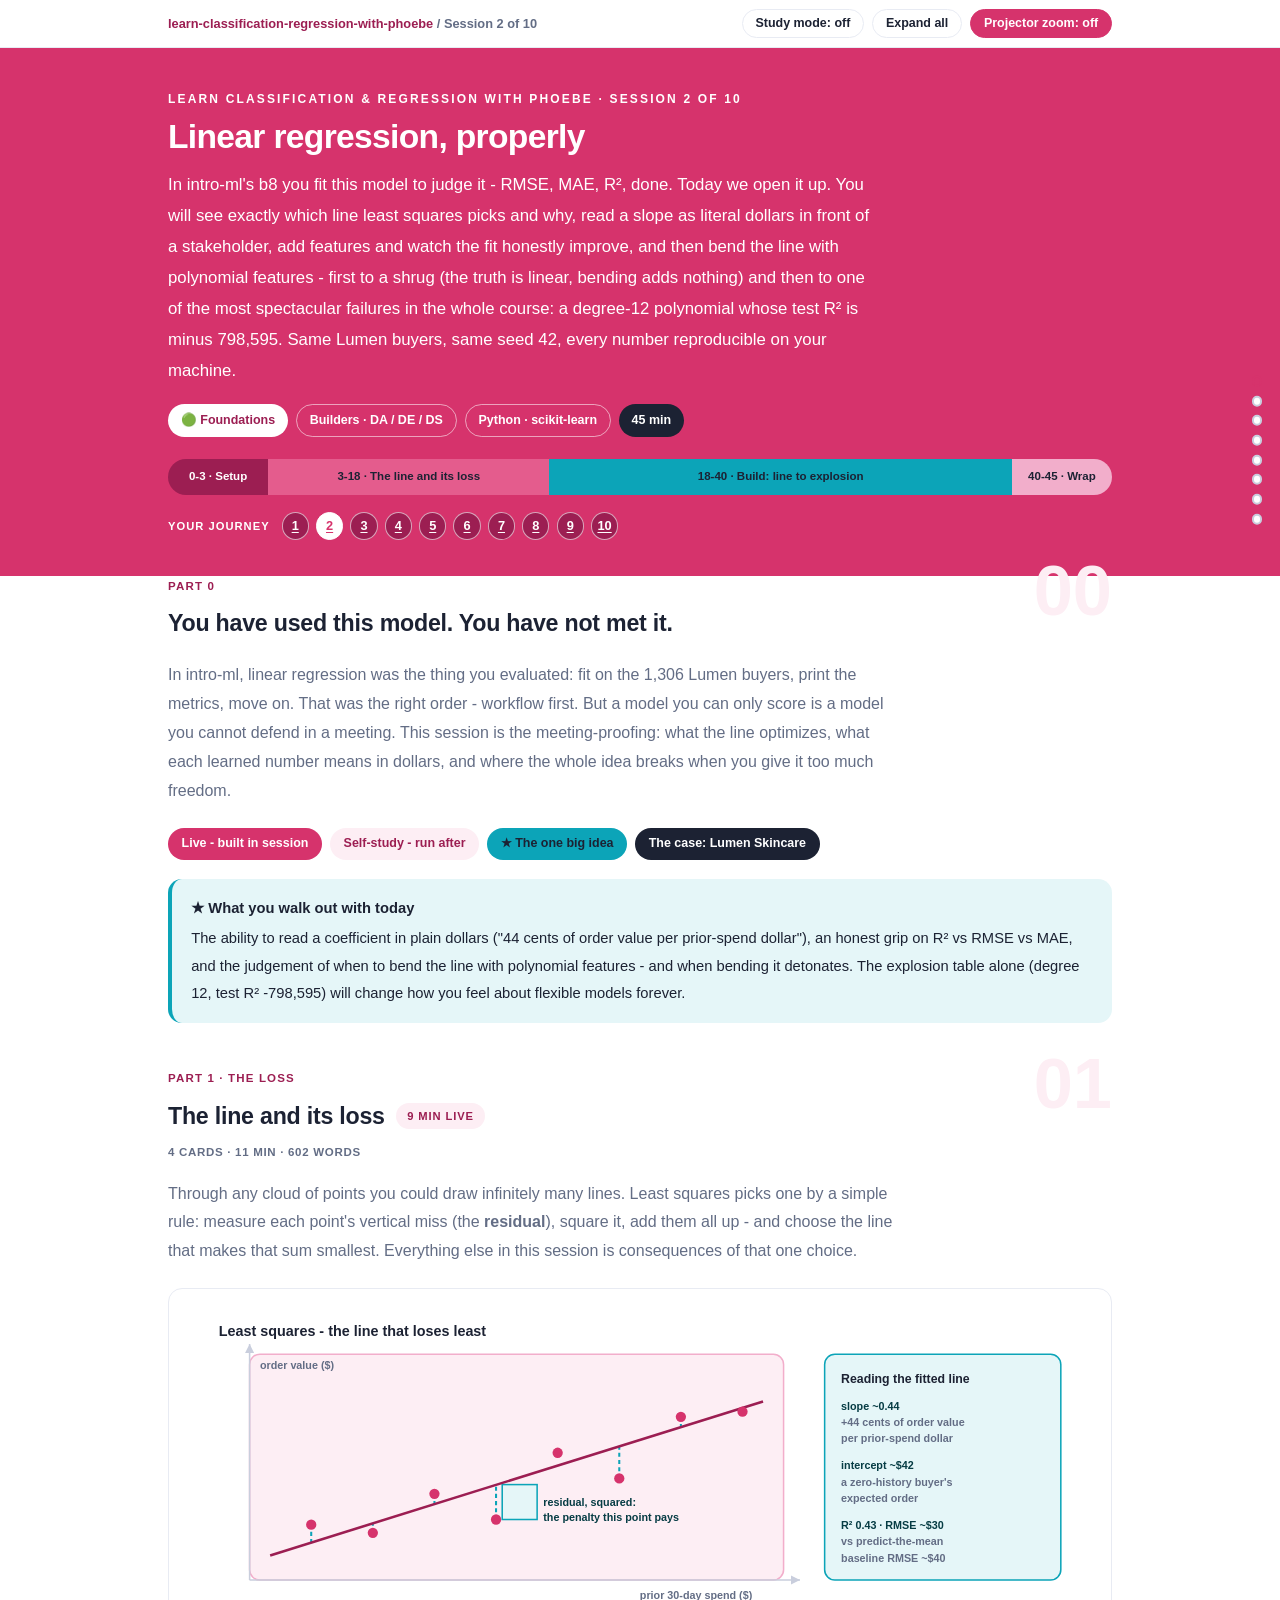
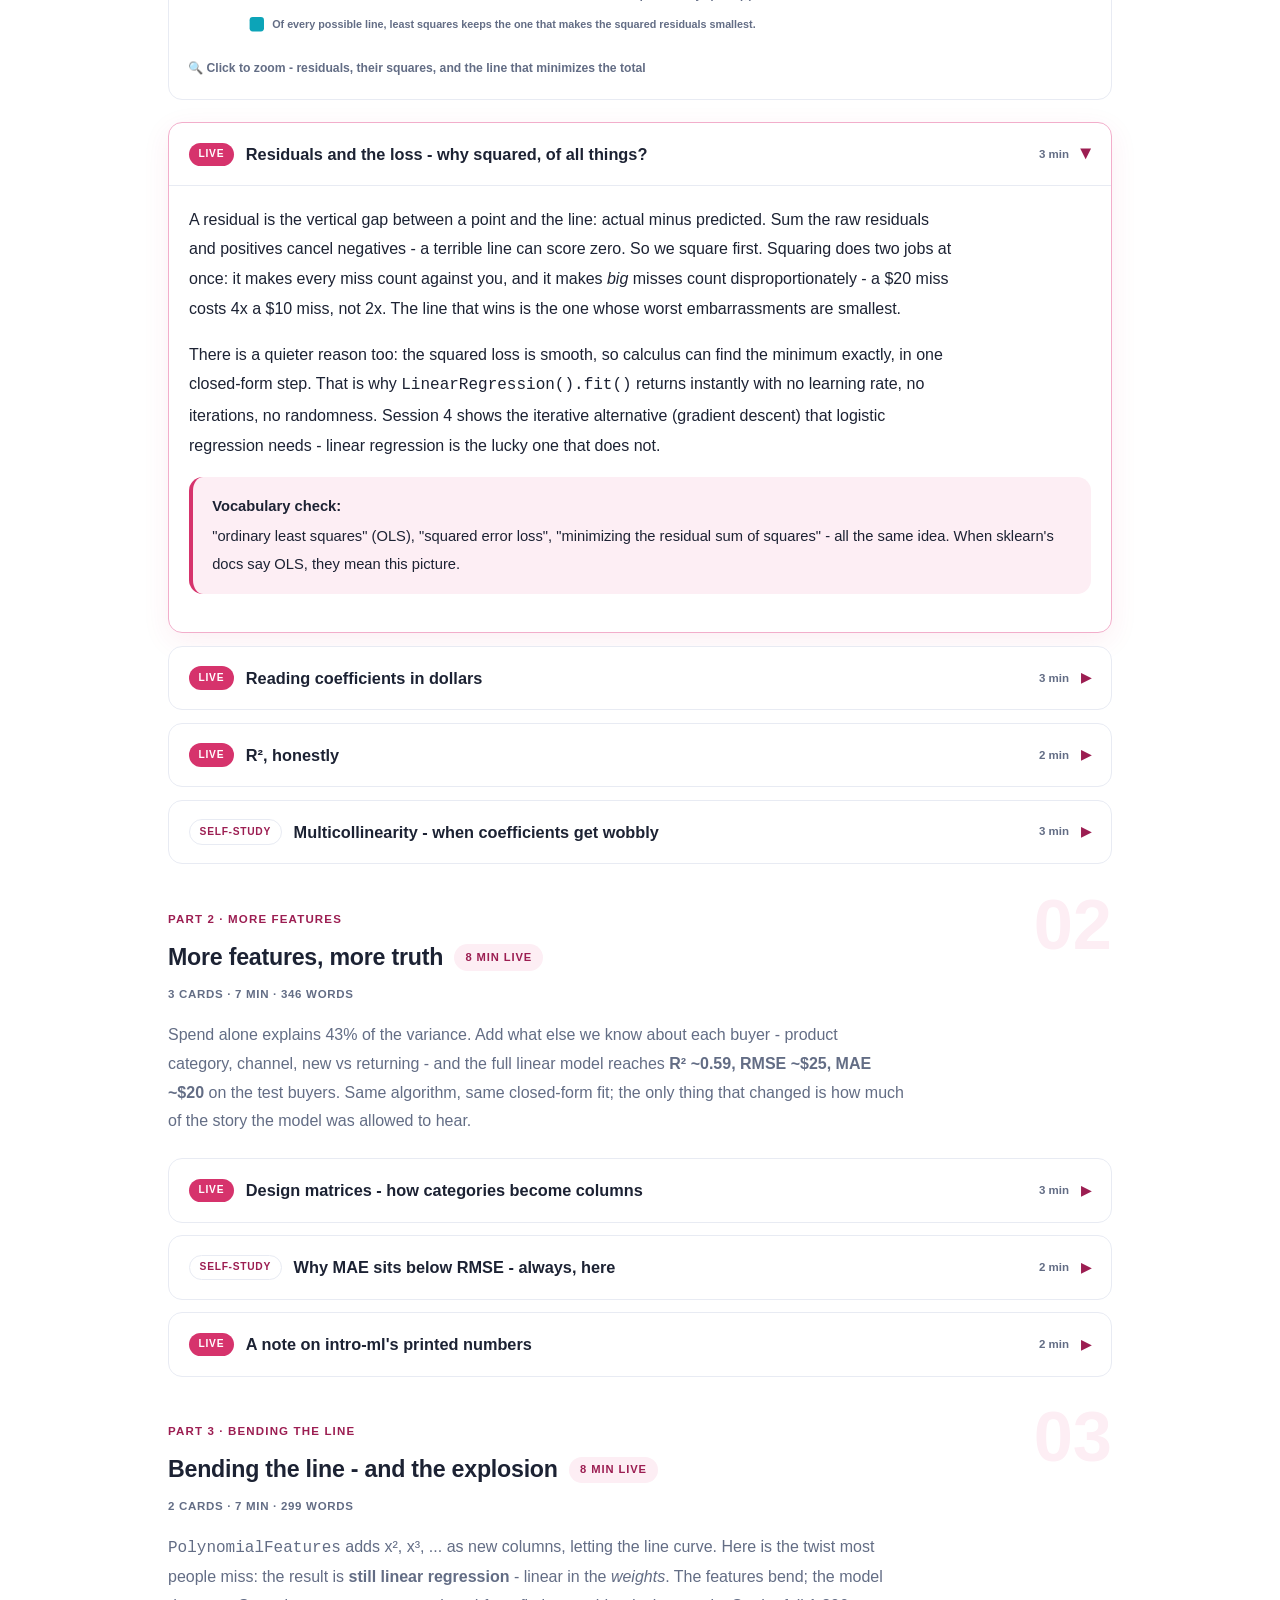
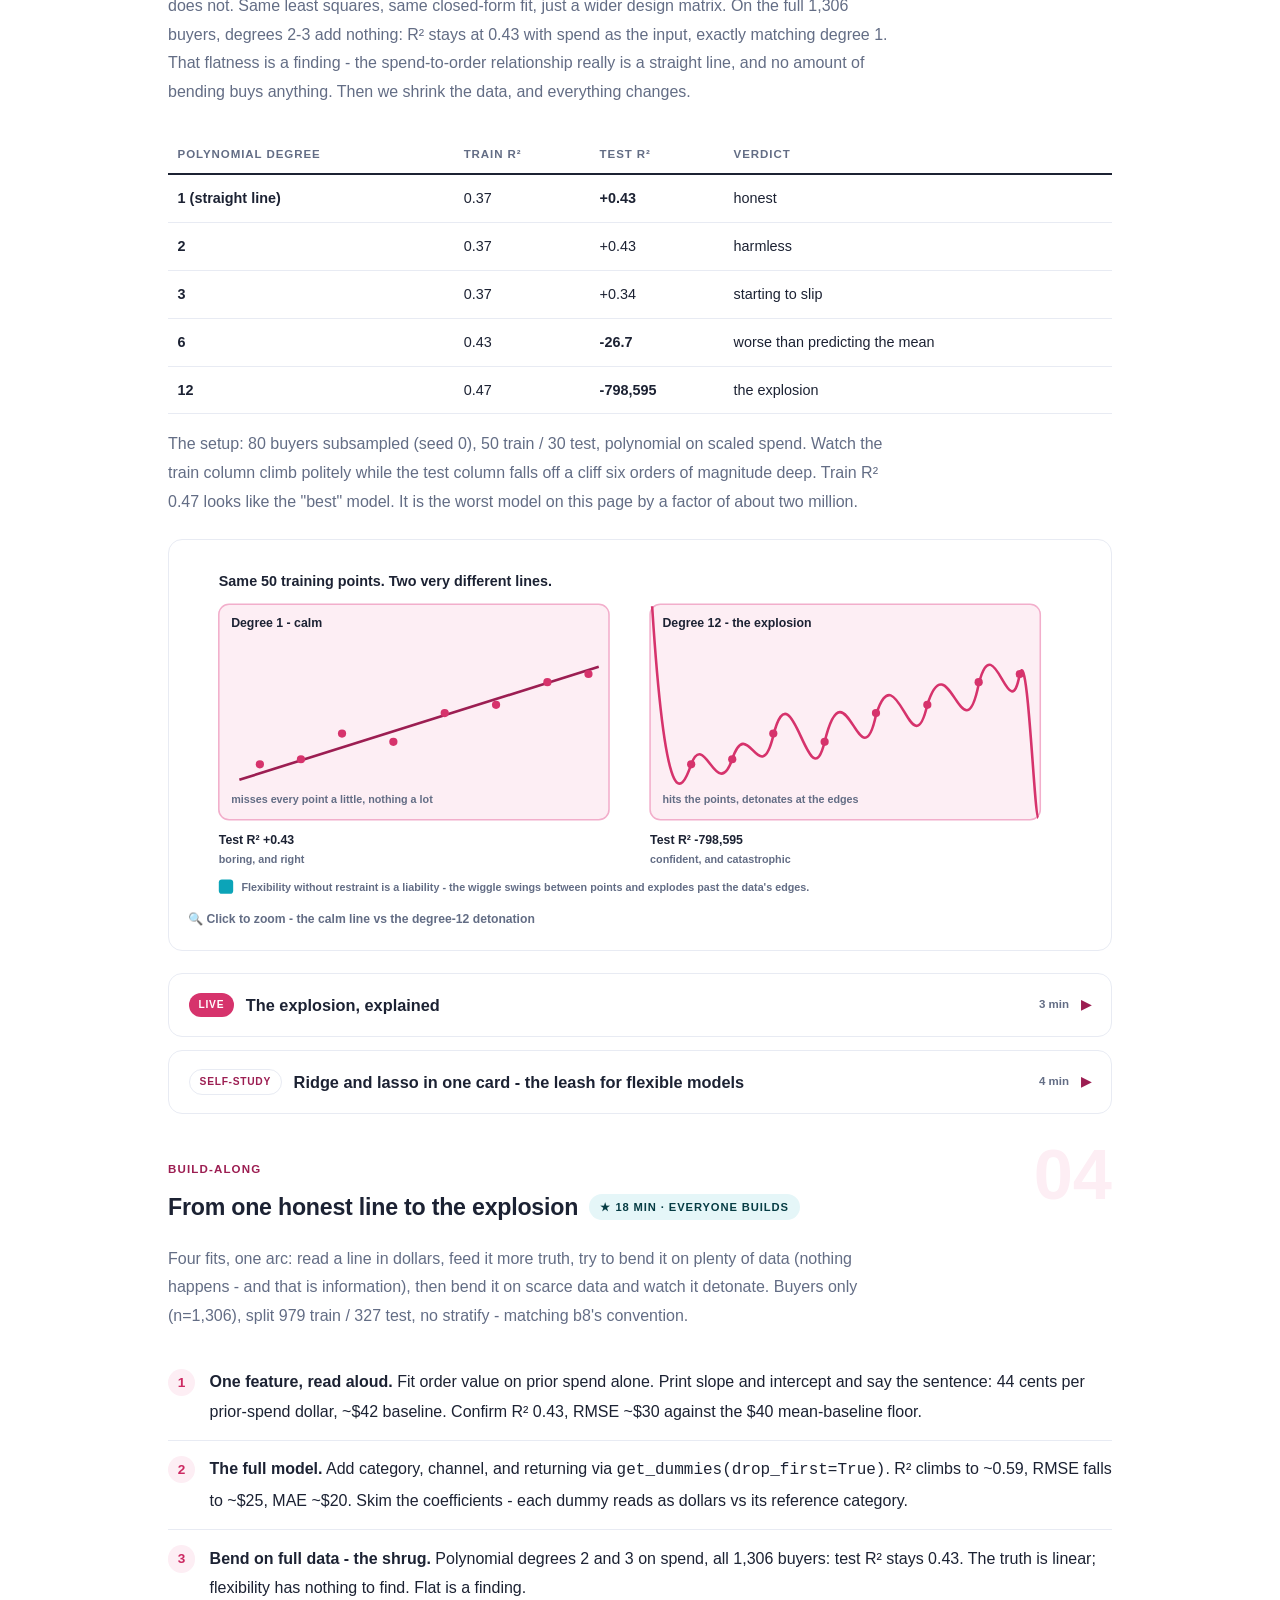
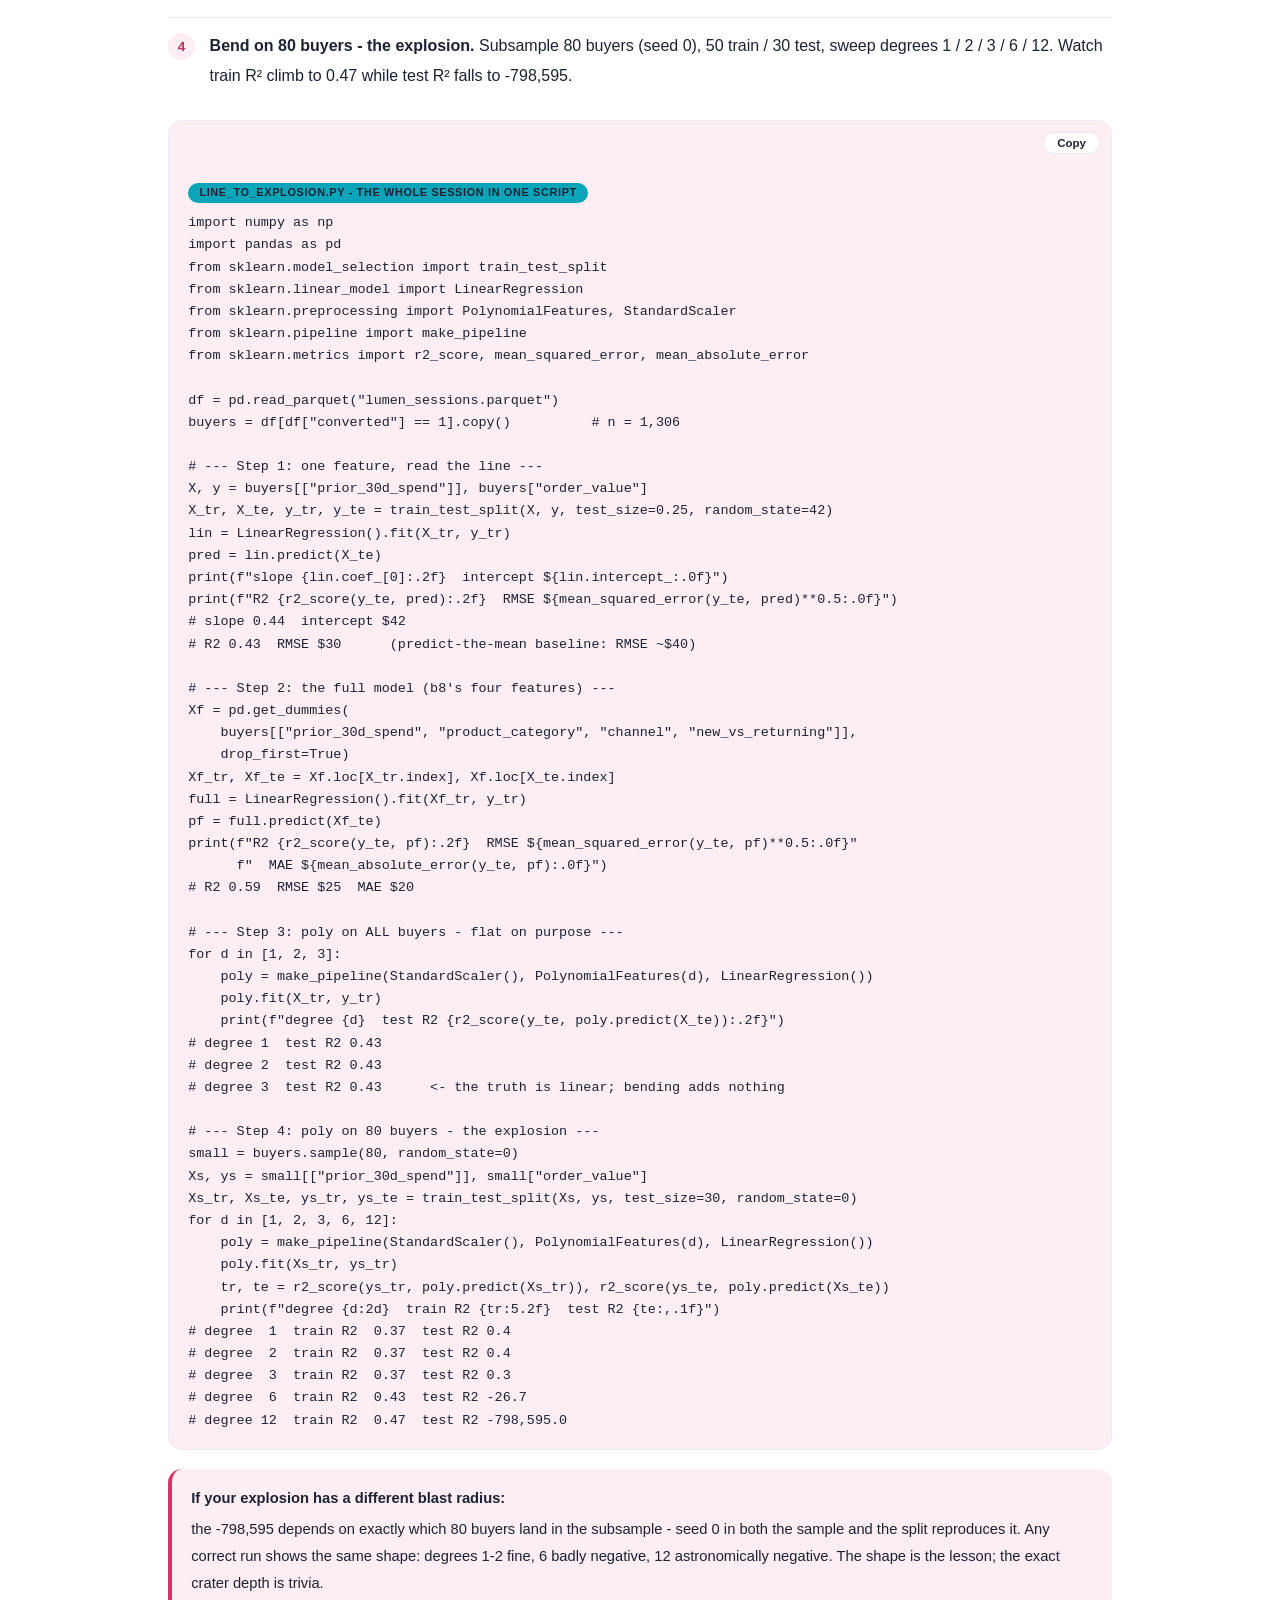
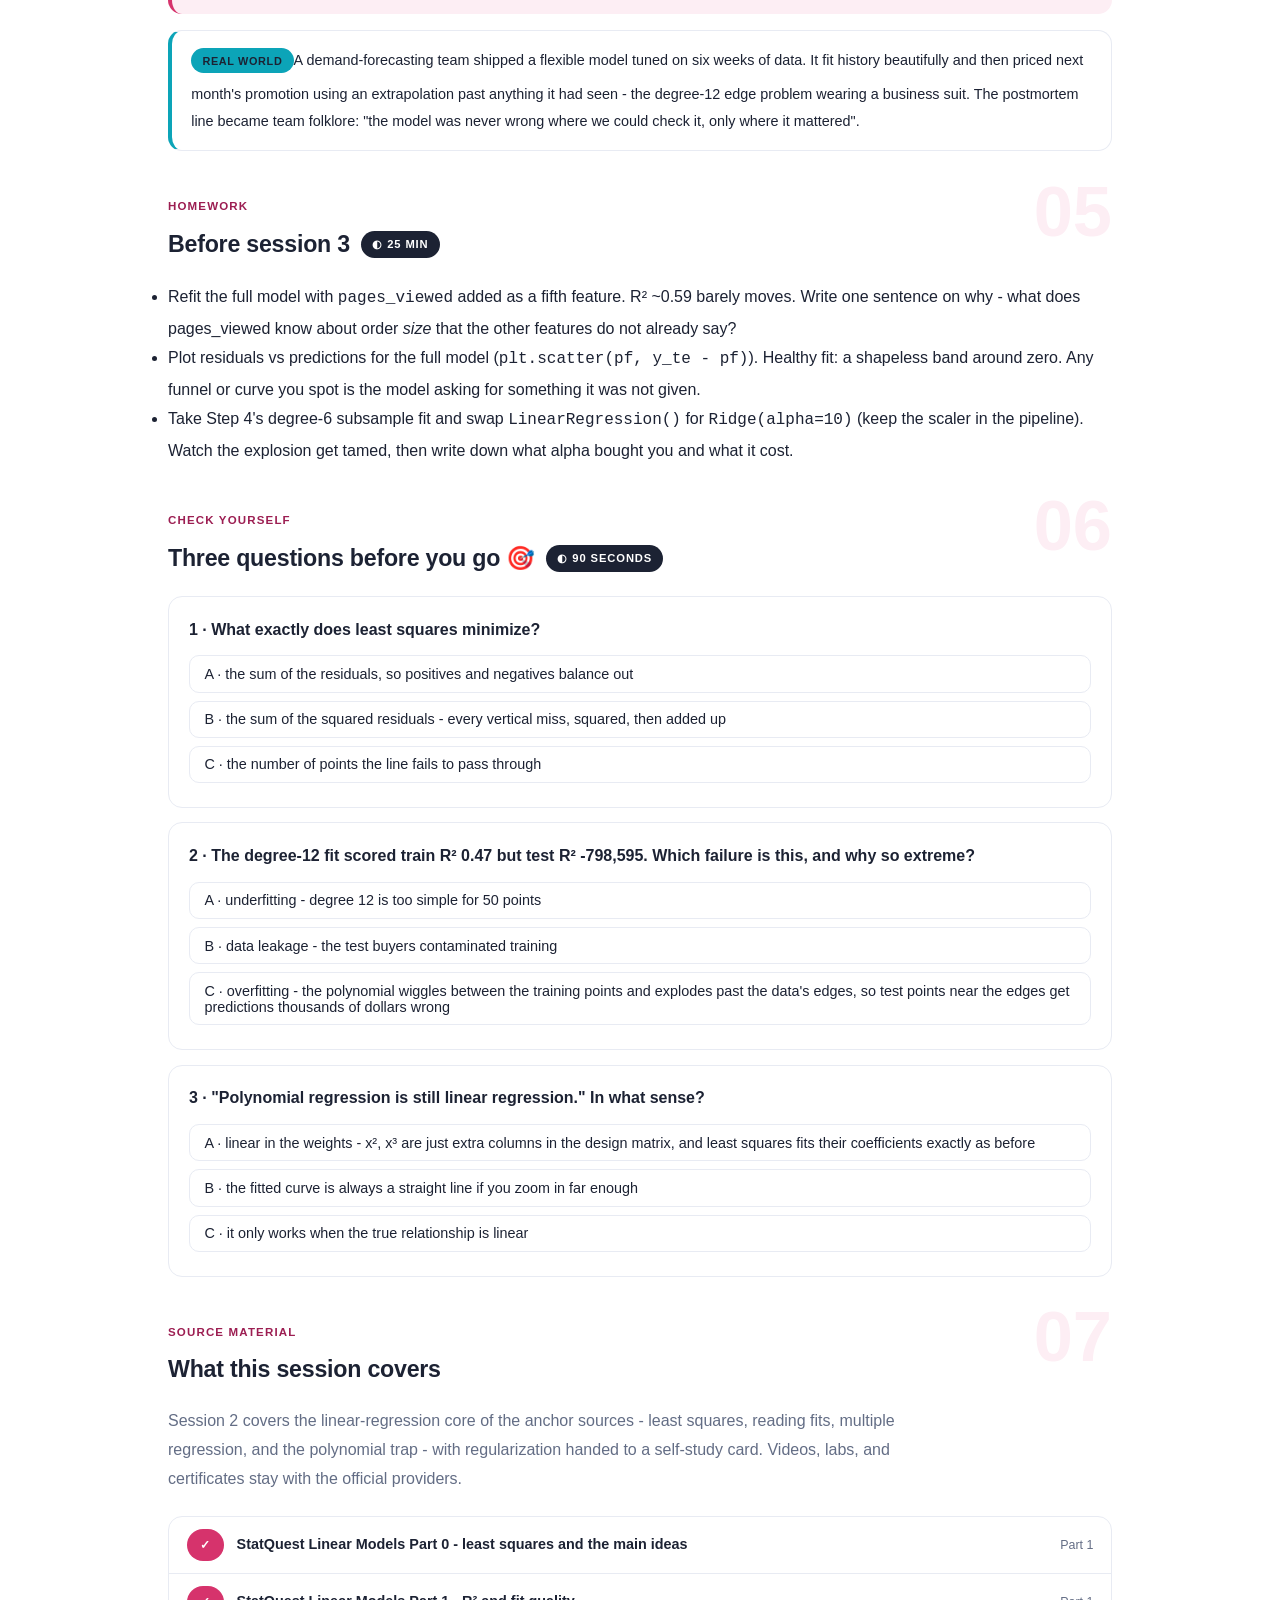
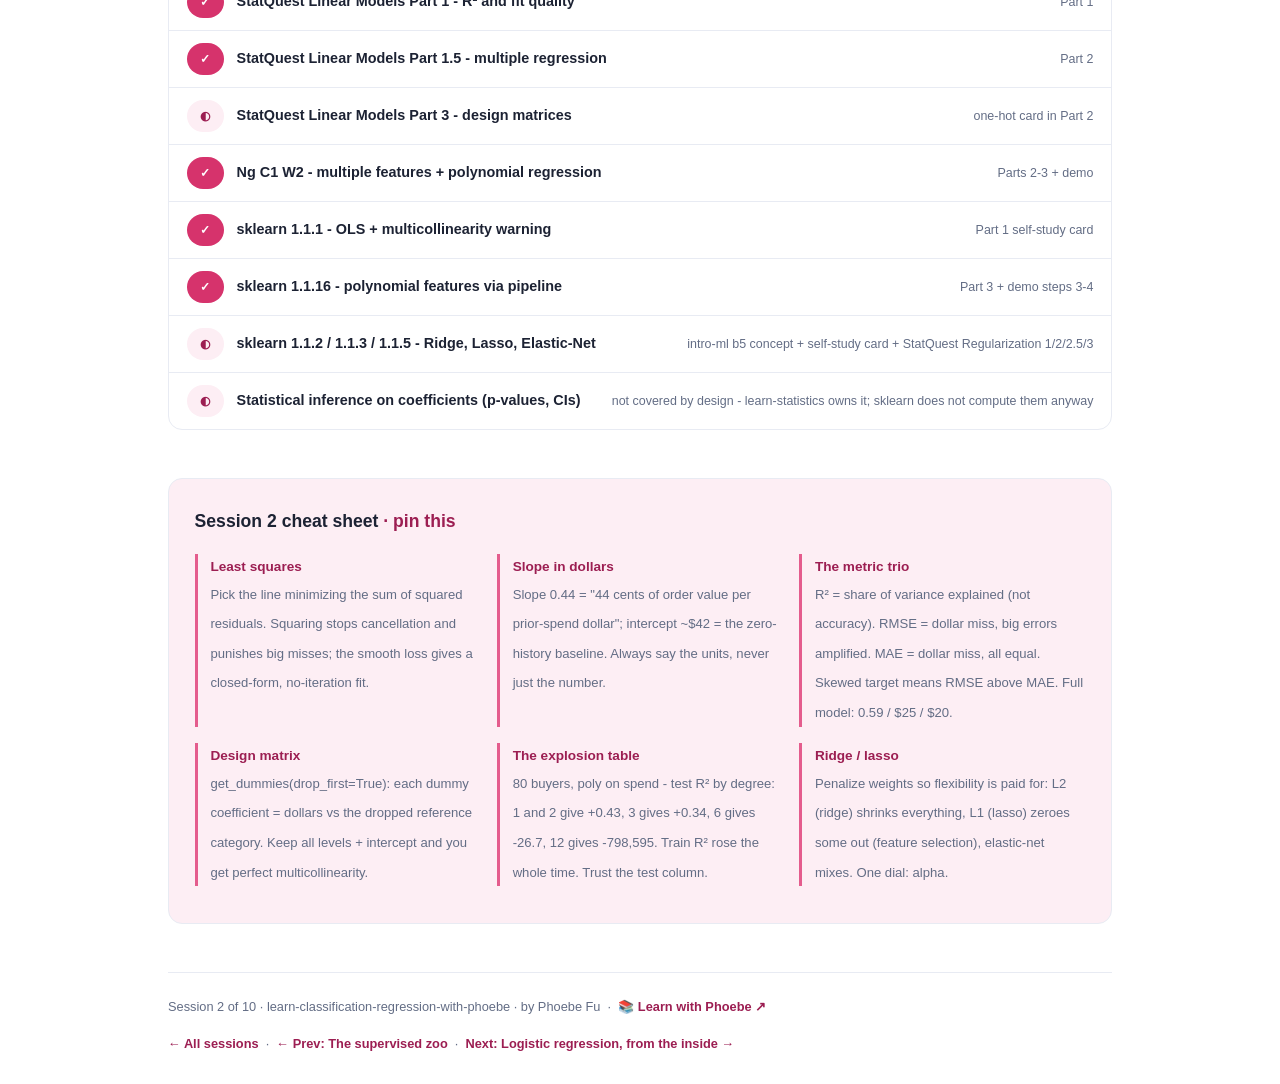
<file: courses/c2-linear-regression.html>
<!DOCTYPE html>
<html lang="en">
<head>
<meta charset="UTF-8">
<meta name="viewport" content="width=device-width, initial-scale=1.0">
<!-- social:start -->
<meta name="description" content="In intro-ml, linear regression was the thing you evaluated: fit on the 1,306 Lumen buyers, print the metrics, move on. That was the right order - workflow first. But a model you can only...">
<meta property="og:type" content="article">
<meta property="og:site_name" content="Learn with Phoebe">
<meta property="og:title" content="Linear regression, properly - learn classification and regression with phoebe">
<meta property="og:description" content="In intro-ml, linear regression was the thing you evaluated: fit on the 1,306 Lumen buyers, print the metrics, move on. That was the right order - workflow first. But a model you can only...">
<meta property="og:url" content="https://phoebefu6.github.io/learn-classification-regression-with-phoebe/courses/c2-linear-regression.html">
<meta property="og:image" content="https://phoebefu6.github.io/learn-classification-regression-with-phoebe/assets/og-cover.png">
<meta property="og:image:width" content="1200">
<meta property="og:image:height" content="630">
<meta name="twitter:card" content="summary_large_image">
<meta name="twitter:title" content="Linear regression, properly - learn classification and regression with phoebe">
<meta name="twitter:description" content="In intro-ml, linear regression was the thing you evaluated: fit on the 1,306 Lumen buyers, print the metrics, move on. That was the right order - workflow first. But a model you can only...">
<meta name="twitter:image" content="https://phoebefu6.github.io/learn-classification-regression-with-phoebe/assets/og-cover.png">
<!-- social:end -->
<title>Session 2 · Linear regression, properly - learn classification and regression with phoebe</title>
<link rel="stylesheet" href="../assets/style.css?v=28">
</head>
<body>

<div class="toolbar">
  <div class="wrap">
    <span class="crumb"><a href="../index.html">learn-classification-regression-with-phoebe</a> / Session 2 of 10</span>
    <button class="btn" id="toggle-all" type="button">Expand all</button>
    <button class="btn primary" id="zoom-toggle" type="button">Projector zoom: off</button>
  </div>
</div>

<header class="masthead">
  <div class="wrap">
    <div class="eyebrow">Learn Classification &amp; Regression with Phoebe · Session 2 of 10</div>
    <h1>Linear regression, <span class="accent">properly</span></h1>
    <p class="sub">In intro-ml's b8 you fit this model to judge it - RMSE, MAE, R², done. Today we open it up. You will see exactly which line least squares picks and why, read a slope as literal dollars in front of a stakeholder, add features and watch the fit honestly improve, and then bend the line with polynomial features - first to a shrug (the truth is linear, bending adds nothing) and then to one of the most spectacular failures in the whole course: a degree-12 polynomial whose test R² is minus 798,595. Same Lumen buyers, same seed 42, every number reproducible on your machine.</p>
    <div class="chip-row">
      <span class="chip level">🟢 Foundations</span>
      <span class="chip audience">Builders · DA / DE / DS</span>
      <span class="chip audience">Python · scikit-learn</span>
      <span class="chip time">45 min</span>
    </div>
    <div class="agenda">
      <span class="a1" style="flex:1">0-3 · Setup</span>
      <span class="a2" style="flex:3">3-18 · The line and its loss</span>
      <span class="a3" style="flex:5">18-40 · Build: line to explosion</span>
      <span class="a4" style="flex:1">40-45 · Wrap</span>
    </div>
  </div>
</header>

<main class="wrap">

  <!-- ============ INTRO ============ -->
  <section class="section" id="intro">
    <div class="section-kicker">
      <span class="klabel">Part 0</span>
      <h2>You have used this model. You have not met it.</h2>
    </div>
    <p class="lede">In intro-ml, linear regression was the thing you evaluated: fit on the 1,306 Lumen buyers, print the metrics, move on. That was the right order - workflow first. But a model you can only score is a model you cannot defend in a meeting. This session is the meeting-proofing: what the line optimizes, what each learned number means in dollars, and where the whole idea breaks when you give it too much freedom.</p>
    <div class="legend">
      <span class="pill solid">Live - built in session</span>
      <span class="pill light">Self-study - run after</span>
      <span class="pill amber">★ The one big idea</span>
      <span class="pill inkpill">The case: Lumen Skincare</span>
    </div>
    <div class="callout win">
      <strong>★ What you walk out with today</strong>
      The ability to read a coefficient in plain dollars ("44 cents of order value per prior-spend dollar"), an honest grip on R² vs RMSE vs MAE, and the judgement of when to bend the line with polynomial features - and when bending it detonates. The explosion table alone (degree 12, test R² -798,595) will change how you feel about flexible models forever.
    </div>
  </section>

  <!-- ============ PART 1: THE LINE AND ITS LOSS ============ -->
  <section class="section" id="part-1">
    <div class="section-kicker">
      <span class="klabel">Part 1 · the loss</span>
      <h2>The line and its loss <span class="tag concept">9 min live</span></h2>
    </div>
    <p class="lede">Through any cloud of points you could draw infinitely many lines. Least squares picks one by a simple rule: measure each point's vertical miss (the <strong>residual</strong>), square it, add them all up - and choose the line that makes that sum smallest. Everything else in this session is consequences of that one choice.</p>

    <figure class="zoomable">
      <svg viewBox="0 0 880 330" xmlns="http://www.w3.org/2000/svg" role="img" aria-label="Scatter of Lumen buyers, prior 30-day spend against order value, with the least-squares line, vertical residual segments, and one residual drawn as a literal square to show the squared penalty.">
        <style>
          .lrAT { font: 700 14px Inter, sans-serif; fill: #1C2233; }
          .lrAB { font: 700 12px Inter, sans-serif; fill: #1C2233; }
          .lrAN { font: 600 10.5px Inter, sans-serif; fill: #636D85; }
          .lrAC { font: 600 10.5px Inter, sans-serif; fill: #063C44; }
          .lrARes { stroke: #0CA4B8; stroke-width: 2; stroke-dasharray: 4 3; }
        </style>
        <defs>
          <marker id="lrAh" markerWidth="8" markerHeight="8" refX="6" refY="3" orient="auto"><path d="M0 0 L6 3 L0 6 Z" fill="#C9CEDD"/></marker>
        </defs>
        <text class="lrAT" x="30" y="26">Least squares - the line that loses least</text>

        <rect x="60" y="44" width="520" height="220" rx="10" fill="#FDEEF4" stroke="#F2AECB" stroke-width="1.5"/>
        <line x1="60" y1="264" x2="596" y2="264" stroke="#C9CEDD" stroke-width="1.5" marker-end="url(#lrAh)"/>
        <line x1="60" y1="264" x2="60" y2="34" stroke="#C9CEDD" stroke-width="1.5" marker-end="url(#lrAh)"/>
        <text class="lrAN" x="440" y="282">prior 30-day spend ($)</text>
        <text class="lrAN" x="70" y="58">order value ($)</text>

        <!-- residual segments (point to line) -->
        <line class="lrARes" x1="120" y1="210" x2="120" y2="227"/>
        <line class="lrARes" x1="180" y1="218" x2="180" y2="209"/>
        <line class="lrARes" x1="240" y1="180" x2="240" y2="190"/>
        <line class="lrARes" x1="300" y1="205" x2="300" y2="171"/>
        <line class="lrARes" x1="420" y1="165" x2="420" y2="134"/>
        <line class="lrARes" x1="480" y1="105" x2="480" y2="115"/>

        <!-- one residual literally squared -->
        <rect x="306" y="171" width="34" height="34" fill="#E5F6F8" stroke="#0CA4B8" stroke-width="1.5"/>
        <text class="lrAC" x="346" y="192">residual, squared:</text>
        <text class="lrAC" x="346" y="206">the penalty this point pays</text>

        <!-- the fitted line -->
        <line x1="80" y1="240" x2="560" y2="90" stroke="#9C1E52" stroke-width="2.5"/>

        <!-- points -->
        <circle cx="120" cy="210" r="5" fill="#D6336C"/>
        <circle cx="180" cy="218" r="5" fill="#D6336C"/>
        <circle cx="240" cy="180" r="5" fill="#D6336C"/>
        <circle cx="300" cy="205" r="5" fill="#D6336C"/>
        <circle cx="360" cy="140" r="5" fill="#D6336C"/>
        <circle cx="420" cy="165" r="5" fill="#D6336C"/>
        <circle cx="480" cy="105" r="5" fill="#D6336C"/>
        <circle cx="540" cy="100" r="5" fill="#D6336C"/>

        <!-- reading panel -->
        <rect x="620" y="44" width="230" height="220" rx="10" fill="#E5F6F8" stroke="#0CA4B8" stroke-width="1.5"/>
        <text class="lrAB" x="636" y="72">Reading the fitted line</text>
        <text class="lrAC" x="636" y="98">slope ~0.44</text>
        <text class="lrAN" x="636" y="114">+44 cents of order value</text>
        <text class="lrAN" x="636" y="130">per prior-spend dollar</text>
        <text class="lrAC" x="636" y="156">intercept ~$42</text>
        <text class="lrAN" x="636" y="172">a zero-history buyer's</text>
        <text class="lrAN" x="636" y="188">expected order</text>
        <text class="lrAC" x="636" y="214">R² 0.43 · RMSE ~$30</text>
        <text class="lrAN" x="636" y="230">vs predict-the-mean</text>
        <text class="lrAN" x="636" y="246">baseline RMSE ~$40</text>

        <rect x="60" y="300" width="14" height="14" rx="3" fill="#0CA4B8"/>
        <text class="lrAN" x="82" y="311">Of every possible line, least squares keeps the one that makes the squared residuals smallest.</text>
      </svg>
      <figcaption>🔍 Click to zoom - residuals, their squares, and the line that minimizes the total</figcaption>
    </figure>

    <details class="card" open>
      <summary><span class="mode live">Live</span>Residuals and the loss - why squared, of all things?<span class="mini">3 min</span><span class="caret">▶</span></summary>
      <div class="body">
        <p>A residual is the vertical gap between a point and the line: actual minus predicted. Sum the raw residuals and positives cancel negatives - a terrible line can score zero. So we square first. Squaring does two jobs at once: it makes every miss count against you, and it makes <em>big</em> misses count disproportionately - a $20 miss costs 4x a $10 miss, not 2x. The line that wins is the one whose worst embarrassments are smallest.</p>
        <p>There is a quieter reason too: the squared loss is smooth, so calculus can find the minimum exactly, in one closed-form step. That is why <code>LinearRegression().fit()</code> returns instantly with no learning rate, no iterations, no randomness. Session 4 shows the iterative alternative (gradient descent) that logistic regression needs - linear regression is the lucky one that does not.</p>
        <div class="callout tip"><strong>Vocabulary check:</strong> "ordinary least squares" (OLS), "squared error loss", "minimizing the residual sum of squares" - all the same idea. When sklearn's docs say OLS, they mean this picture.</div>
      </div>
    </details>

    <details class="card">
      <summary><span class="mode live">Live</span>Reading coefficients in dollars<span class="mini">3 min</span><span class="caret">▶</span></summary>
      <div class="body">
        <p>Fit order value on prior 30-day spend alone (Lumen buyers, n=1,306) and the model learns two numbers: slope ~0.44 and intercept ~$42. Say them like a human: <strong>"every extra dollar a customer spent with us last month is worth about 44 cents on today's order, and a customer with no history lands around $42."</strong> That sentence is the entire model - and it is a sentence a CMO can act on.</p>
        <p>Quality check: this one-feature model scores R² ~0.43 with RMSE ~$30 on the held-out test buyers. The floor from session 1 - just predict the mean order value - has RMSE ~$40. One feature bought you $10 of typical error back. Keep both numbers in the same breath; a metric without its baseline is decoration.</p>
        <div class="callout example"><span class="ex-pill">Real world</span>A retail analyst once presented "the coefficient on loyalty spend is 0.44" and watched the room glaze over. Same meeting, rephrased as "44 cents of today's basket per dollar of last month's spend", the CFO asked for the retention budget to be re-run by lunchtime. The model did not change. The units did.</div>
      </div>
    </details>

    <details class="card">
      <summary><span class="mode live">Live</span>R², honestly<span class="mini">2 min</span><span class="caret">▶</span></summary>
      <div class="body">
        <p>R² is the <strong>share of variance explained</strong>: how much of the spread in order values the model accounts for, compared to just predicting the mean. R² 0.43 means the model explains ~43% of why orders differ - and 57% remains unexplained noise or missing features. It is NOT accuracy, it is not "the model is 43% right", and on its own it does not tell you the dollar size of your errors - that is RMSE's job.</p>
        <p>The trio you already met in intro-ml, one line each: <strong>R²</strong> for "how much of the pattern did we catch" (unitless, baseline 0), <strong>RMSE</strong> for "typical miss in dollars, big misses amplified", <strong>MAE</strong> for "typical miss in dollars, everyone counted equally". Report R² to modelers, RMSE or MAE to the business.</p>
      </div>
    </details>

    <details class="card">
      <summary><span class="mode self">Self-study</span>Multicollinearity - when coefficients get wobbly<span class="mini">3 min</span><span class="caret">▶</span></summary>
      <div class="body">
        <p>sklearn's OLS guide (section 1.1.1) carries one standing warning: least squares assumes your features are reasonably independent. When two features are strongly correlated - say you added both "prior 30-day spend" and "prior 90-day spend" - the design matrix becomes nearly singular and the fit can split credit between the twins almost arbitrarily. Predictions stay fine; the <em>coefficients</em> become unstable, swinging wildly with tiny changes in the data.</p>
        <p>The practical rule: the moment you care about reading coefficients (and today you do), check correlations among your features first. If two features tell the same story, keep one, or accept that their individual coefficients are not individually meaningful. Ridge regression (end of Part 3) is the other standard fix - it calms the swinging at the price of a little bias.</p>
      </div>
    </details>
  </section>

  <!-- ============ PART 2: MORE FEATURES ============ -->
  <section class="section" id="part-2">
    <div class="section-kicker">
      <span class="klabel">Part 2 · more features</span>
      <h2>More features, more truth <span class="tag concept">8 min live</span></h2>
    </div>
    <p class="lede">Spend alone explains 43% of the variance. Add what else we know about each buyer - product category, channel, new vs returning - and the full linear model reaches <strong>R² ~0.59, RMSE ~$25, MAE ~$20</strong> on the test buyers. Same algorithm, same closed-form fit; the only thing that changed is how much of the story the model was allowed to hear.</p>

    <details class="card">
      <summary><span class="mode live">Live</span>Design matrices - how categories become columns<span class="mini">3 min</span><span class="caret">▶</span></summary>
      <div class="body">
        <p>A line cannot multiply "skincare" by a coefficient. <code>pd.get_dummies(..., drop_first=True)</code> turns each categorical into 0/1 columns, dropping one level per feature. The dropped level becomes the <strong>reference category</strong> baked into the intercept, and every dummy coefficient reads as "dollars relative to that reference". If affiliate is the dropped channel, the email coefficient means "email buyers order this many dollars more (or less) than affiliate buyers, all else equal".</p>
        <p>Why drop one? With all levels present plus an intercept, the columns sum to a constant - perfect multicollinearity, the pathological case of the warning above. StatQuest calls this whole encoded table the <strong>design matrix</strong>; sklearn just calls it X. Inside pipelines we use <code>OneHotEncoder(handle_unknown="ignore")</code> instead, which keeps all levels but pairs with regularized models - today's <code>get_dummies</code> path is the interpretability convention this course uses whenever we read coefficients.</p>
      </div>
    </details>

    <details class="card">
      <summary><span class="mode self">Self-study</span>Why MAE sits below RMSE - always, here<span class="mini">2 min</span><span class="caret">▶</span></summary>
      <div class="body">
        <p>Full model: RMSE ~$25, MAE ~$20. That gap is not an accident - RMSE squares before averaging, so a handful of badly-missed orders dominate it, while MAE treats a $50 miss as exactly five $10 misses. Lumen order values are right-skewed (mean $82, SD $41 on buyers - a long tail of big baskets), and the model misses biggest on exactly those tail orders. Skewed target, so RMSE above MAE, every time.</p>
        <p>The gap itself is diagnostic: if RMSE towers over MAE, your errors have a heavy tail - go look at which rows the model misses worst before reaching for a fancier algorithm.</p>
      </div>
    </details>

    <details class="card">
      <summary><span class="mode live">Live</span>A note on intro-ml's printed numbers<span class="mini">2 min</span><span class="caret">▶</span></summary>
      <div class="body">
        <p>Sharp-eyed alumni will notice: intro-ml's b8 page printed ~0.52 / $28 for this same full model. Re-validated in July 2026, the same code in the current environment produces <strong>0.59 / $25</strong> - the numpy random stream behind the generator drifted across library versions, so the "same" dataset is no longer bit-identical. The numbers on this page are the ones that reproduce today, and a fix for the intro-ml page is flagged.</p>
        <div class="callout tip"><strong>The real lesson:</strong> models are code. When your stack moves - a numpy upgrade, a new sklearn - re-run your numbers before you re-present them. A metric you cannot reproduce is a rumor.</div>
      </div>
    </details>
  </section>

  <!-- ============ PART 3: THE EXPLOSION ============ -->
  <section class="section" id="part-3">
    <div class="section-kicker">
      <span class="klabel">Part 3 · bending the line</span>
      <h2>Bending the line - and the explosion <span class="tag concept">8 min live</span></h2>
    </div>
    <p class="lede"><code>PolynomialFeatures</code> adds x², x³, ... as new columns, letting the line curve. Here is the twist most people miss: the result is <strong>still linear regression</strong> - linear in the <em>weights</em>. The features bend; the model does not. Same least squares, same closed-form fit, just a wider design matrix. On the full 1,306 buyers, degrees 2-3 add nothing: R² stays at 0.43 with spend as the input, exactly matching degree 1. That flatness is a finding - the spend-to-order relationship really is a straight line, and no amount of bending buys anything. Then we shrink the data, and everything changes.</p>

    <table class="clean">
      <tr><th>Polynomial degree</th><th>Train R²</th><th>Test R²</th><th>Verdict</th></tr>
      <tr><td>1 (straight line)</td><td>0.37</td><td><strong>+0.43</strong></td><td>honest</td></tr>
      <tr><td>2</td><td>0.37</td><td>+0.43</td><td>harmless</td></tr>
      <tr><td>3</td><td>0.37</td><td>+0.34</td><td>starting to slip</td></tr>
      <tr><td>6</td><td>0.43</td><td><strong>-26.7</strong></td><td>worse than predicting the mean</td></tr>
      <tr><td>12</td><td>0.47</td><td><strong>-798,595</strong></td><td>the explosion</td></tr>
    </table>
    <p class="lede">The setup: 80 buyers subsampled (seed 0), 50 train / 30 test, polynomial on scaled spend. Watch the train column climb politely while the test column falls off a cliff six orders of magnitude deep. Train R² 0.47 looks like the "best" model. It is the worst model on this page by a factor of about two million.</p>

    <figure class="zoomable">
      <svg viewBox="0 0 880 330" xmlns="http://www.w3.org/2000/svg" role="img" aria-label="Two panels over the same sparse points: a calm degree-1 line with test R-squared plus 0.43, and a degree-12 polynomial wiggling between points and exploding at the panel edges with test R-squared minus 798,595.">
        <style>
          .lrBT { font: 700 14px Inter, sans-serif; fill: #1C2233; }
          .lrBB { font: 700 12px Inter, sans-serif; fill: #1C2233; }
          .lrBN { font: 600 10.5px Inter, sans-serif; fill: #636D85; }
          .lrBW { stroke: #D6336C; stroke-width: 2.5; fill: none; }
        </style>
        <text class="lrBT" x="30" y="26">Same 50 training points. Two very different lines.</text>

        <rect x="30" y="44" width="380" height="210" rx="10" fill="#FDEEF4" stroke="#F2AECB" stroke-width="1.5"/>
        <text class="lrBB" x="42" y="66">Degree 1 - calm</text>
        <line x1="50" y1="215" x2="400" y2="105" stroke="#9C1E52" stroke-width="2.5"/>
        <circle cx="70" cy="200" r="4" fill="#D6336C"/><circle cx="110" cy="195" r="4" fill="#D6336C"/>
        <circle cx="150" cy="170" r="4" fill="#D6336C"/><circle cx="200" cy="178" r="4" fill="#D6336C"/>
        <circle cx="250" cy="150" r="4" fill="#D6336C"/><circle cx="300" cy="142" r="4" fill="#D6336C"/>
        <circle cx="350" cy="120" r="4" fill="#D6336C"/><circle cx="390" cy="112" r="4" fill="#D6336C"/>
        <text class="lrBN" x="42" y="238">misses every point a little, nothing a lot</text>
        <text class="lrBB" x="30" y="278">Test R² +0.43</text>
        <text class="lrBN" x="30" y="296">boring, and right</text>

        <rect x="450" y="44" width="380" height="210" rx="10" fill="#FDEEF4" stroke="#F2AECB" stroke-width="1.5"/>
        <text class="lrBB" x="462" y="66">Degree 12 - the explosion</text>
        <path class="lrBW" d="M452 46 C465 250 480 230 490 200 C503 165 515 238 530 195 C545 150 557 226 570 172 C588 100 605 240 620 178 C640 96 655 222 670 152 C690 88 705 208 720 142 C740 78 755 196 770 122 C785 62 800 168 810 112 C818 82 824 250 828 252"/>
        <circle cx="490" cy="200" r="4" fill="#D6336C"/><circle cx="530" cy="195" r="4" fill="#D6336C"/>
        <circle cx="570" cy="170" r="4" fill="#D6336C"/><circle cx="620" cy="178" r="4" fill="#D6336C"/>
        <circle cx="670" cy="150" r="4" fill="#D6336C"/><circle cx="720" cy="142" r="4" fill="#D6336C"/>
        <circle cx="770" cy="120" r="4" fill="#D6336C"/><circle cx="810" cy="112" r="4" fill="#D6336C"/>
        <text class="lrBN" x="462" y="238">hits the points, detonates at the edges</text>
        <text class="lrBB" x="450" y="278">Test R² -798,595</text>
        <text class="lrBN" x="450" y="296">confident, and catastrophic</text>

        <rect x="30" y="312" width="14" height="14" rx="3" fill="#0CA4B8"/>
        <text class="lrBN" x="52" y="323">Flexibility without restraint is a liability - the wiggle swings between points and explodes past the data's edges.</text>
      </svg>
      <figcaption>🔍 Click to zoom - the calm line vs the degree-12 detonation</figcaption>
    </figure>

    <details class="card">
      <summary><span class="mode live">Live</span>The explosion, explained<span class="mini">3 min</span><span class="caret">▶</span></summary>
      <div class="body">
        <p>A degree-12 polynomial has enough freedom to pass near every one of 50 training points - and it uses that freedom by <strong>swinging violently between them</strong>. Between two nearby points it can dip or spike hundreds of dollars; the training loss never sees those in-between regions, so nothing stops it. Worse, past the edge of the training data a high-degree polynomial's leading term takes over and the curve rockets toward plus or minus infinity - and the test set has points near those edges.</p>
        <p>That is why test R² is not merely "bad" but -798,595: R² of 0 means "as good as predicting the mean", negative means worse, and this is six orders of magnitude worse. One test buyer sitting near an edge gets a prediction thousands of dollars wrong, and squared errors do the rest. The overfitting tell from session 1 - train up, test down - at maximum volume.</p>
      </div>
    </details>

    <details class="card">
      <summary><span class="mode self">Self-study</span>Ridge and lasso in one card - the leash for flexible models<span class="mini">4 min</span><span class="caret">▶</span></summary>
      <div class="body">
        <p>Regularization adds a penalty on the weights to the loss, so the fit pays for flexibility it does not earn. <strong>Ridge</strong> (L2, sklearn 1.1.2) penalizes squared weights: everything shrinks toward zero, nothing reaches it - the wild polynomial coefficients get pulled back to sane sizes. <strong>Lasso</strong> (L1, sklearn 1.1.3) penalizes absolute weights: it drives some coefficients exactly to zero, so it doubles as automatic feature selection. <strong>Elastic-net</strong> (1.1.5) mixes both. One dial rules them all: <code>alpha</code> - higher means a shorter leash, alpha 0 means plain least squares.</p>
        <p>You met the concept in intro-ml b5; the API lives in the sklearn sections above; the intuition (why L1 gives corners that zero things out while L2 gives a circle that only shrinks) is beautifully told in StatQuest's Regularization Parts 1, 2, 2.5 and 3. Tonight's homework has you point Ridge at the degree-6 explosion and watch it get tamed.</p>
      </div>
    </details>
  </section>

  <!-- ============ DEMO ============ -->
  <section class="section" id="demo-1">
    <div class="section-kicker">
      <span class="klabel">Build-along</span>
      <h2>From one honest line to the explosion <span class="tag demo">★ 18 min · everyone builds</span></h2>
    </div>
    <p class="lede">Four fits, one arc: read a line in dollars, feed it more truth, try to bend it on plenty of data (nothing happens - and that is information), then bend it on scarce data and watch it detonate. Buyers only (n=1,306), split 979 train / 327 test, no stratify - matching b8's convention.</p>

    <div class="steps">
      <div class="step"><p><strong>One feature, read aloud.</strong> Fit order value on prior spend alone. Print slope and intercept and say the sentence: 44 cents per prior-spend dollar, ~$42 baseline. Confirm R² 0.43, RMSE ~$30 against the $40 mean-baseline floor.</p></div>
      <div class="step"><p><strong>The full model.</strong> Add category, channel, and returning via <code>get_dummies(drop_first=True)</code>. R² climbs to ~0.59, RMSE falls to ~$25, MAE ~$20. Skim the coefficients - each dummy reads as dollars vs its reference category.</p></div>
      <div class="step"><p><strong>Bend on full data - the shrug.</strong> Polynomial degrees 2 and 3 on spend, all 1,306 buyers: test R² stays 0.43. The truth is linear; flexibility has nothing to find. Flat is a finding.</p></div>
      <div class="step"><p><strong>Bend on 80 buyers - the explosion.</strong> Subsample 80 buyers (seed 0), 50 train / 30 test, sweep degrees 1 / 2 / 3 / 6 / 12. Watch train R² climb to 0.47 while test R² falls to -798,595.</p></div>
    </div>

    <div class="prompt-box good">
      <span class="label">line_to_explosion.py - the whole session in one script</span>import numpy as np
import pandas as pd
from sklearn.model_selection import train_test_split
from sklearn.linear_model import LinearRegression
from sklearn.preprocessing import PolynomialFeatures, StandardScaler
from sklearn.pipeline import make_pipeline
from sklearn.metrics import r2_score, mean_squared_error, mean_absolute_error

df = pd.read_parquet("lumen_sessions.parquet")
buyers = df[df["converted"] == 1].copy()          # n = 1,306

# --- Step 1: one feature, read the line ---
X, y = buyers[["prior_30d_spend"]], buyers["order_value"]
X_tr, X_te, y_tr, y_te = train_test_split(X, y, test_size=0.25, random_state=42)
lin = LinearRegression().fit(X_tr, y_tr)
pred = lin.predict(X_te)
print(f"slope {lin.coef_[0]:.2f}  intercept ${lin.intercept_:.0f}")
print(f"R2 {r2_score(y_te, pred):.2f}  RMSE ${mean_squared_error(y_te, pred)**0.5:.0f}")
# slope 0.44  intercept $42
# R2 0.43  RMSE $30      (predict-the-mean baseline: RMSE ~$40)

# --- Step 2: the full model (b8's four features) ---
Xf = pd.get_dummies(
    buyers[["prior_30d_spend", "product_category", "channel", "new_vs_returning"]],
    drop_first=True)
Xf_tr, Xf_te = Xf.loc[X_tr.index], Xf.loc[X_te.index]
full = LinearRegression().fit(Xf_tr, y_tr)
pf = full.predict(Xf_te)
print(f"R2 {r2_score(y_te, pf):.2f}  RMSE ${mean_squared_error(y_te, pf)**0.5:.0f}"
      f"  MAE ${mean_absolute_error(y_te, pf):.0f}")
# R2 0.59  RMSE $25  MAE $20

# --- Step 3: poly on ALL buyers - flat on purpose ---
for d in [1, 2, 3]:
    poly = make_pipeline(StandardScaler(), PolynomialFeatures(d), LinearRegression())
    poly.fit(X_tr, y_tr)
    print(f"degree {d}  test R2 {r2_score(y_te, poly.predict(X_te)):.2f}")
# degree 1  test R2 0.43
# degree 2  test R2 0.43
# degree 3  test R2 0.43      <- the truth is linear; bending adds nothing

# --- Step 4: poly on 80 buyers - the explosion ---
small = buyers.sample(80, random_state=0)
Xs, ys = small[["prior_30d_spend"]], small["order_value"]
Xs_tr, Xs_te, ys_tr, ys_te = train_test_split(Xs, ys, test_size=30, random_state=0)
for d in [1, 2, 3, 6, 12]:
    poly = make_pipeline(StandardScaler(), PolynomialFeatures(d), LinearRegression())
    poly.fit(Xs_tr, ys_tr)
    tr, te = r2_score(ys_tr, poly.predict(Xs_tr)), r2_score(ys_te, poly.predict(Xs_te))
    print(f"degree {d:2d}  train R2 {tr:5.2f}  test R2 {te:,.1f}")
# degree  1  train R2  0.37  test R2 0.4
# degree  2  train R2  0.37  test R2 0.4
# degree  3  train R2  0.37  test R2 0.3
# degree  6  train R2  0.43  test R2 -26.7
# degree 12  train R2  0.47  test R2 -798,595.0</div>

    <div class="callout tip"><strong>If your explosion has a different blast radius:</strong> the -798,595 depends on exactly which 80 buyers land in the subsample - seed 0 in both the sample and the split reproduces it. Any correct run shows the same shape: degrees 1-2 fine, 6 badly negative, 12 astronomically negative. The shape is the lesson; the exact crater depth is trivia.</div>
    <div class="callout example"><span class="ex-pill">Real world</span>A demand-forecasting team shipped a flexible model tuned on six weeks of data. It fit history beautifully and then priced next month's promotion using an extrapolation past anything it had seen - the degree-12 edge problem wearing a business suit. The postmortem line became team folklore: "the model was never wrong where we could check it, only where it mattered".</div>
  </section>

  <!-- ============ EXERCISE ============ -->
  <section class="section" id="exercise">
    <div class="section-kicker">
      <span class="klabel">Homework</span>
      <h2>Before session 3 <span class="tag exercise">◐ 25 min</span></h2>
    </div>
    <ul>
      <li>Refit the full model with <code>pages_viewed</code> added as a fifth feature. R² ~0.59 barely moves. Write one sentence on why - what does pages_viewed know about order <em>size</em> that the other features do not already say?</li>
      <li>Plot residuals vs predictions for the full model (<code>plt.scatter(pf, y_te - pf)</code>). Healthy fit: a shapeless band around zero. Any funnel or curve you spot is the model asking for something it was not given.</li>
      <li>Take Step 4's degree-6 subsample fit and swap <code>LinearRegression()</code> for <code>Ridge(alpha=10)</code> (keep the scaler in the pipeline). Watch the explosion get tamed, then write down what alpha bought you and what it cost.</li>
    </ul>
  </section>

  <!-- ============ QUIZ ============ -->
  <section class="section" id="quiz">
    <div class="section-kicker">
      <span class="klabel">Check yourself</span>
      <h2>Three questions before you go 🎯 <span class="tag exercise">◐ 90 seconds</span></h2>
    </div>
    <div class="quiz-q" data-answer="1">
      <p class="qtext">1 · What exactly does least squares minimize?</p>
      <button class="qopt" type="button">A · the sum of the residuals, so positives and negatives balance out</button>
      <button class="qopt" type="button">B · the sum of the squared residuals - every vertical miss, squared, then added up</button>
      <button class="qopt" type="button">C · the number of points the line fails to pass through</button>
      <p class="qwhy">Raw residuals cancel (a terrible line can sum to zero), so we square first: every miss counts, and big misses count disproportionately. The smooth squared loss is also what makes the closed-form, no-iteration fit possible.</p>
    </div>
    <div class="quiz-q" data-answer="2">
      <p class="qtext">2 · The degree-12 fit scored train R² 0.47 but test R² -798,595. Which failure is this, and why so extreme?</p>
      <button class="qopt" type="button">A · underfitting - degree 12 is too simple for 50 points</button>
      <button class="qopt" type="button">B · data leakage - the test buyers contaminated training</button>
      <button class="qopt" type="button">C · overfitting - the polynomial wiggles between the training points and explodes past the data's edges, so test points near the edges get predictions thousands of dollars wrong</button>
      <p class="qwhy">The classic tell: train climbs, test collapses. High-degree polynomials swing violently between points and rocket toward infinity beyond the training range - and squared errors turn a few edge misses into a six-orders-of-magnitude crater.</p>
    </div>
    <div class="quiz-q" data-answer="0">
      <p class="qtext">3 · "Polynomial regression is still linear regression." In what sense?</p>
      <button class="qopt" type="button">A · linear in the weights - x², x³ are just extra columns in the design matrix, and least squares fits their coefficients exactly as before</button>
      <button class="qopt" type="button">B · the fitted curve is always a straight line if you zoom in far enough</button>
      <button class="qopt" type="button">C · it only works when the true relationship is linear</button>
      <p class="qwhy">The features bend; the model does not. PolynomialFeatures widens X, then ordinary least squares runs unchanged - same loss, same closed form. That is why the whole thing lives in sklearn's linear_model module.</p>
    </div>
    <p class="quiz-score"></p>
  </section>

  <!-- ============ OFFICIAL SOURCES ============ -->
  <section class="section" id="official">
    <div class="section-kicker">
      <span class="klabel">Source material</span>
      <h2>What this session covers</h2>
    </div>
    <p class="lede">Session 2 covers the linear-regression core of the anchor sources - least squares, reading fits, multiple regression, and the polynomial trap - with regularization handed to a self-study card. Videos, labs, and certificates stay with the official providers.</p>
    <div class="covered">
      <div class="covered-row"><span class="status pill solid">✓</span><span class="name">StatQuest Linear Models Part 0 - least squares and the main ideas</span><span class="note">Part 1</span></div>
      <div class="covered-row"><span class="status pill solid">✓</span><span class="name">StatQuest Linear Models Part 1 - R² and fit quality</span><span class="note">Part 1</span></div>
      <div class="covered-row"><span class="status pill solid">✓</span><span class="name">StatQuest Linear Models Part 1.5 - multiple regression</span><span class="note">Part 2</span></div>
      <div class="covered-row"><span class="status pill light">◐</span><span class="name">StatQuest Linear Models Part 3 - design matrices</span><span class="note">one-hot card in Part 2</span></div>
      <div class="covered-row"><span class="status pill solid">✓</span><span class="name">Ng C1 W2 - multiple features + polynomial regression</span><span class="note">Parts 2-3 + demo</span></div>
      <div class="covered-row"><span class="status pill solid">✓</span><span class="name">sklearn 1.1.1 - OLS + multicollinearity warning</span><span class="note">Part 1 self-study card</span></div>
      <div class="covered-row"><span class="status pill solid">✓</span><span class="name">sklearn 1.1.16 - polynomial features via pipeline</span><span class="note">Part 3 + demo steps 3-4</span></div>
      <div class="covered-row"><span class="status pill light">◐</span><span class="name">sklearn 1.1.2 / 1.1.3 / 1.1.5 - Ridge, Lasso, Elastic-Net</span><span class="note">intro-ml b5 concept + self-study card + StatQuest Regularization 1/2/2.5/3</span></div>
      <div class="covered-row"><span class="status pill light">◐</span><span class="name">Statistical inference on coefficients (p-values, CIs)</span><span class="note">not covered by design - learn-statistics owns it; sklearn does not compute them anyway</span></div>
    </div>
  </section>

  <!-- ============ CHEAT SHEET ============ -->
  <section class="cheat" id="cheatsheet">
    <h3>Session 2 cheat sheet <span>· pin this</span></h3>
    <div class="grid-2">
      <div class="cheat-item"><b>Least squares</b><span>Pick the line minimizing the sum of squared residuals. Squaring stops cancellation and punishes big misses; the smooth loss gives a closed-form, no-iteration fit.</span></div>
      <div class="cheat-item"><b>Slope in dollars</b><span>Slope 0.44 = "44 cents of order value per prior-spend dollar"; intercept ~$42 = the zero-history baseline. Always say the units, never just the number.</span></div>
      <div class="cheat-item"><b>The metric trio</b><span>R² = share of variance explained (not accuracy). RMSE = dollar miss, big errors amplified. MAE = dollar miss, all equal. Skewed target means RMSE above MAE. Full model: 0.59 / $25 / $20.</span></div>
      <div class="cheat-item"><b>Design matrix</b><span>get_dummies(drop_first=True): each dummy coefficient = dollars vs the dropped reference category. Keep all levels + intercept and you get perfect multicollinearity.</span></div>
      <div class="cheat-item"><b>The explosion table</b><span>80 buyers, poly on spend - test R² by degree: 1 and 2 give +0.43, 3 gives +0.34, 6 gives -26.7, 12 gives -798,595. Train R² rose the whole time. Trust the test column.</span></div>
      <div class="cheat-item"><b>Ridge / lasso</b><span>Penalize weights so flexibility is paid for: L2 (ridge) shrinks everything, L1 (lasso) zeroes some out (feature selection), elastic-net mixes. One dial: alpha.</span></div>
    </div>
  </section>

  <footer class="pagefoot">
    <span>Session 2 of 10 · learn-classification-regression-with-phoebe · by Phoebe Fu &nbsp;·&nbsp; 📚 <a href="https://phoebefu6.github.io/learn-with-phoebe/">Learn with Phoebe ↗</a></span>
    <span><a href="../index.html">← All sessions</a> &nbsp;·&nbsp; <a href="c1-the-supervised-zoo.html">← Prev: The supervised zoo</a> &nbsp;·&nbsp; <a href="c3-logistic-regression.html">Next: Logistic regression, from the inside →</a></span>
  </footer>

</main>

<script src="../assets/app.js?v=27"></script>
</body>
</html>
</file>
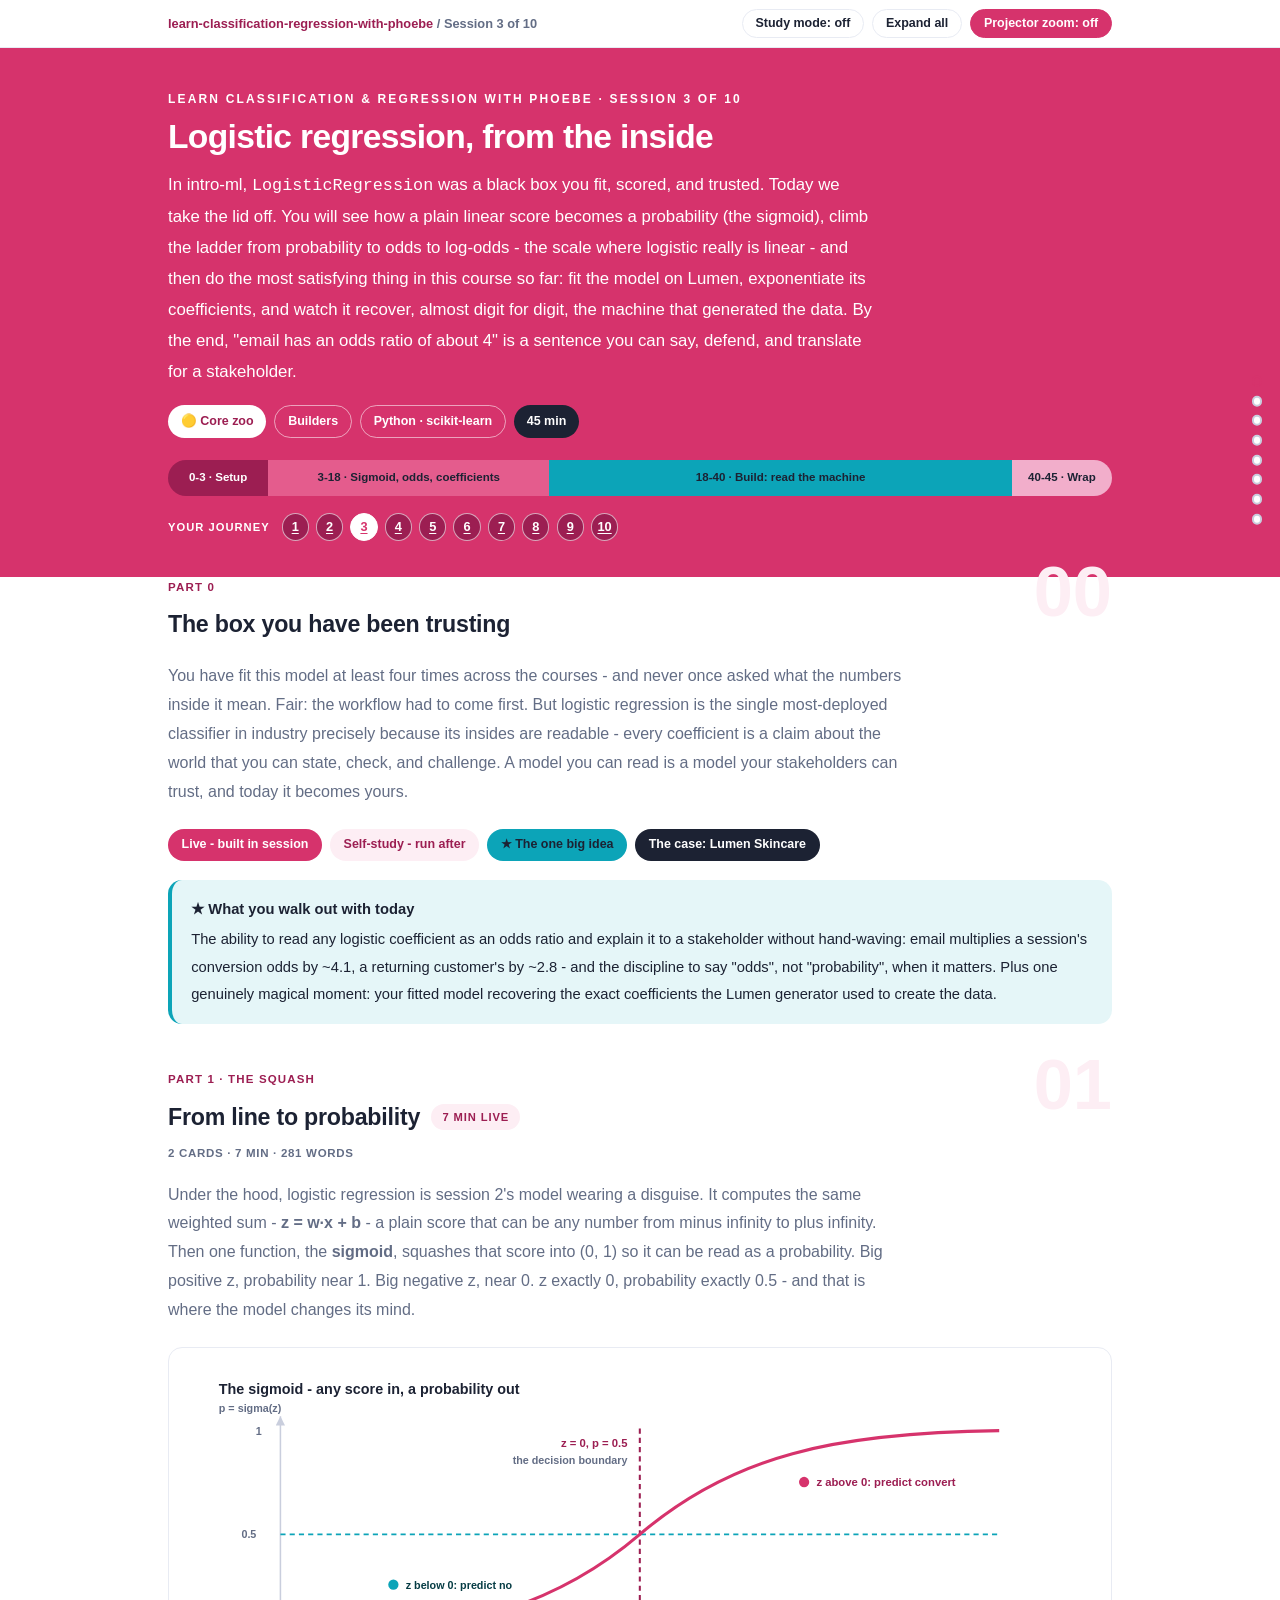
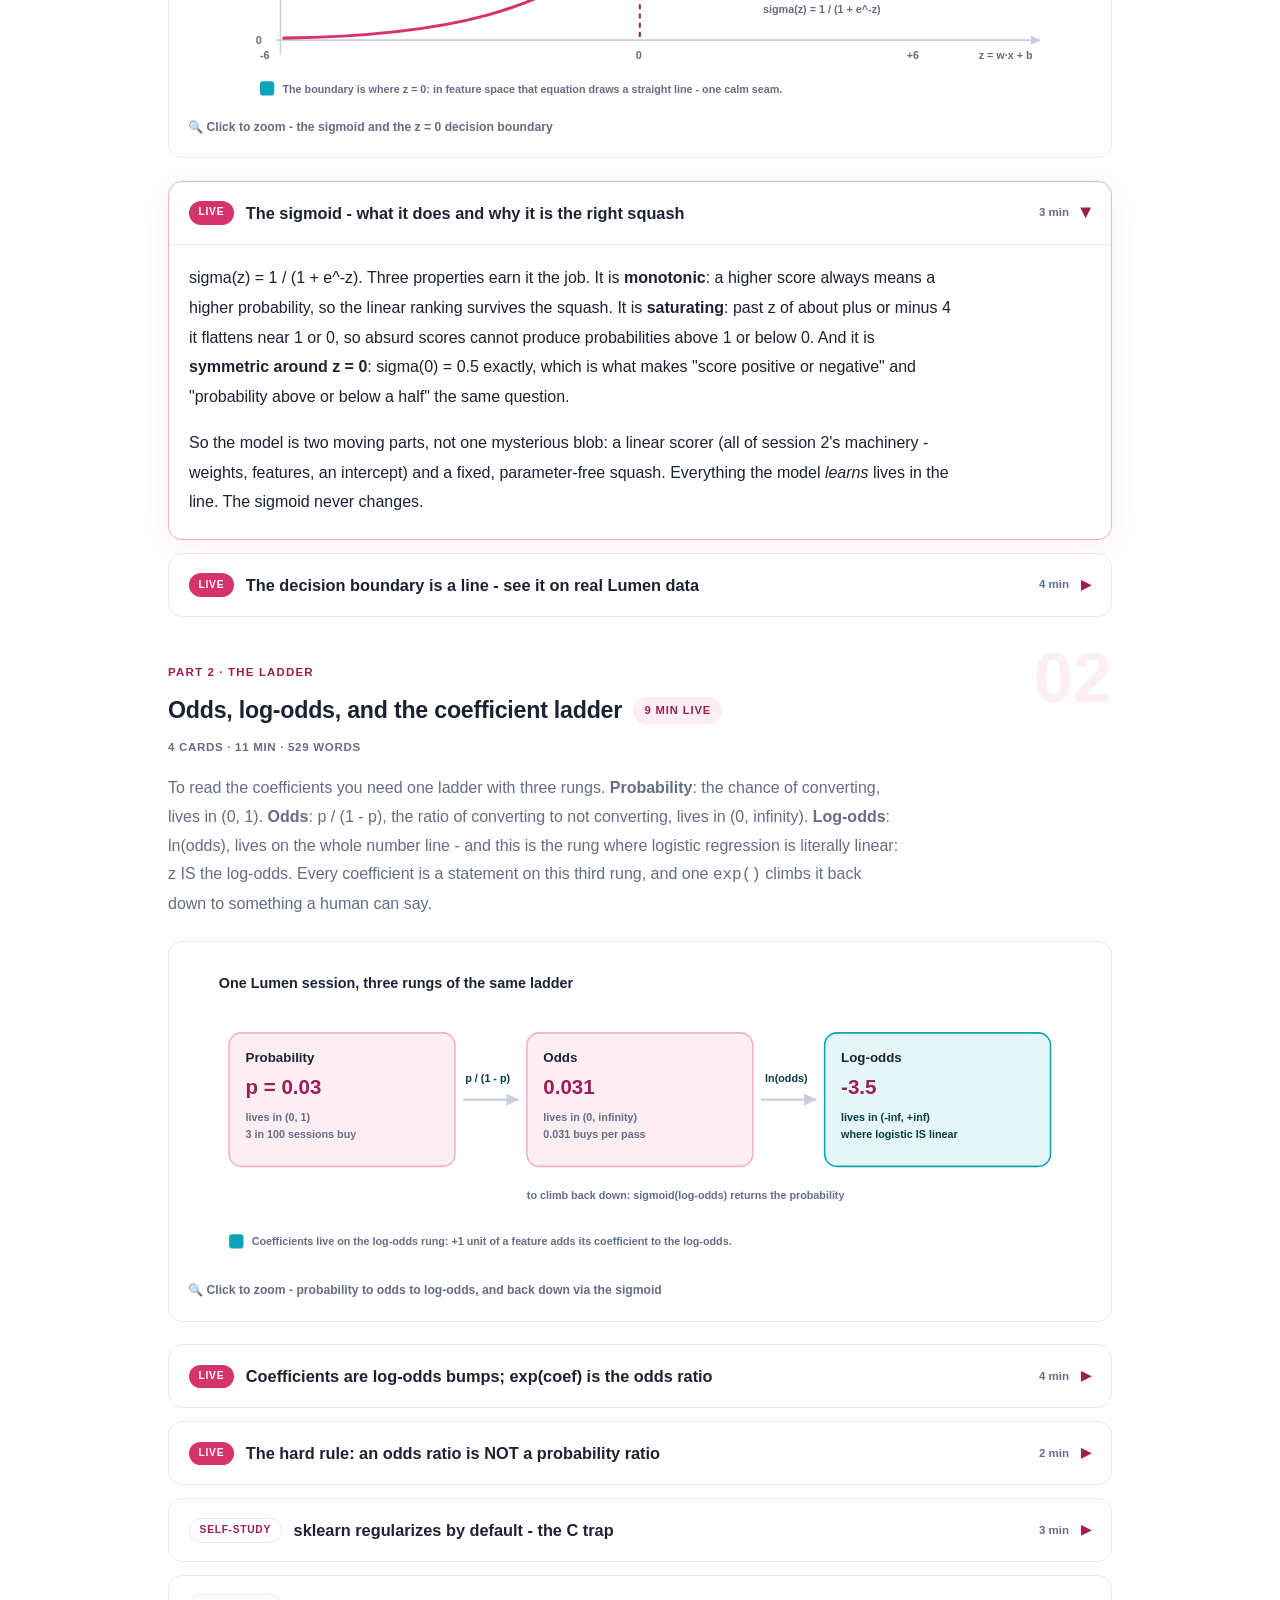
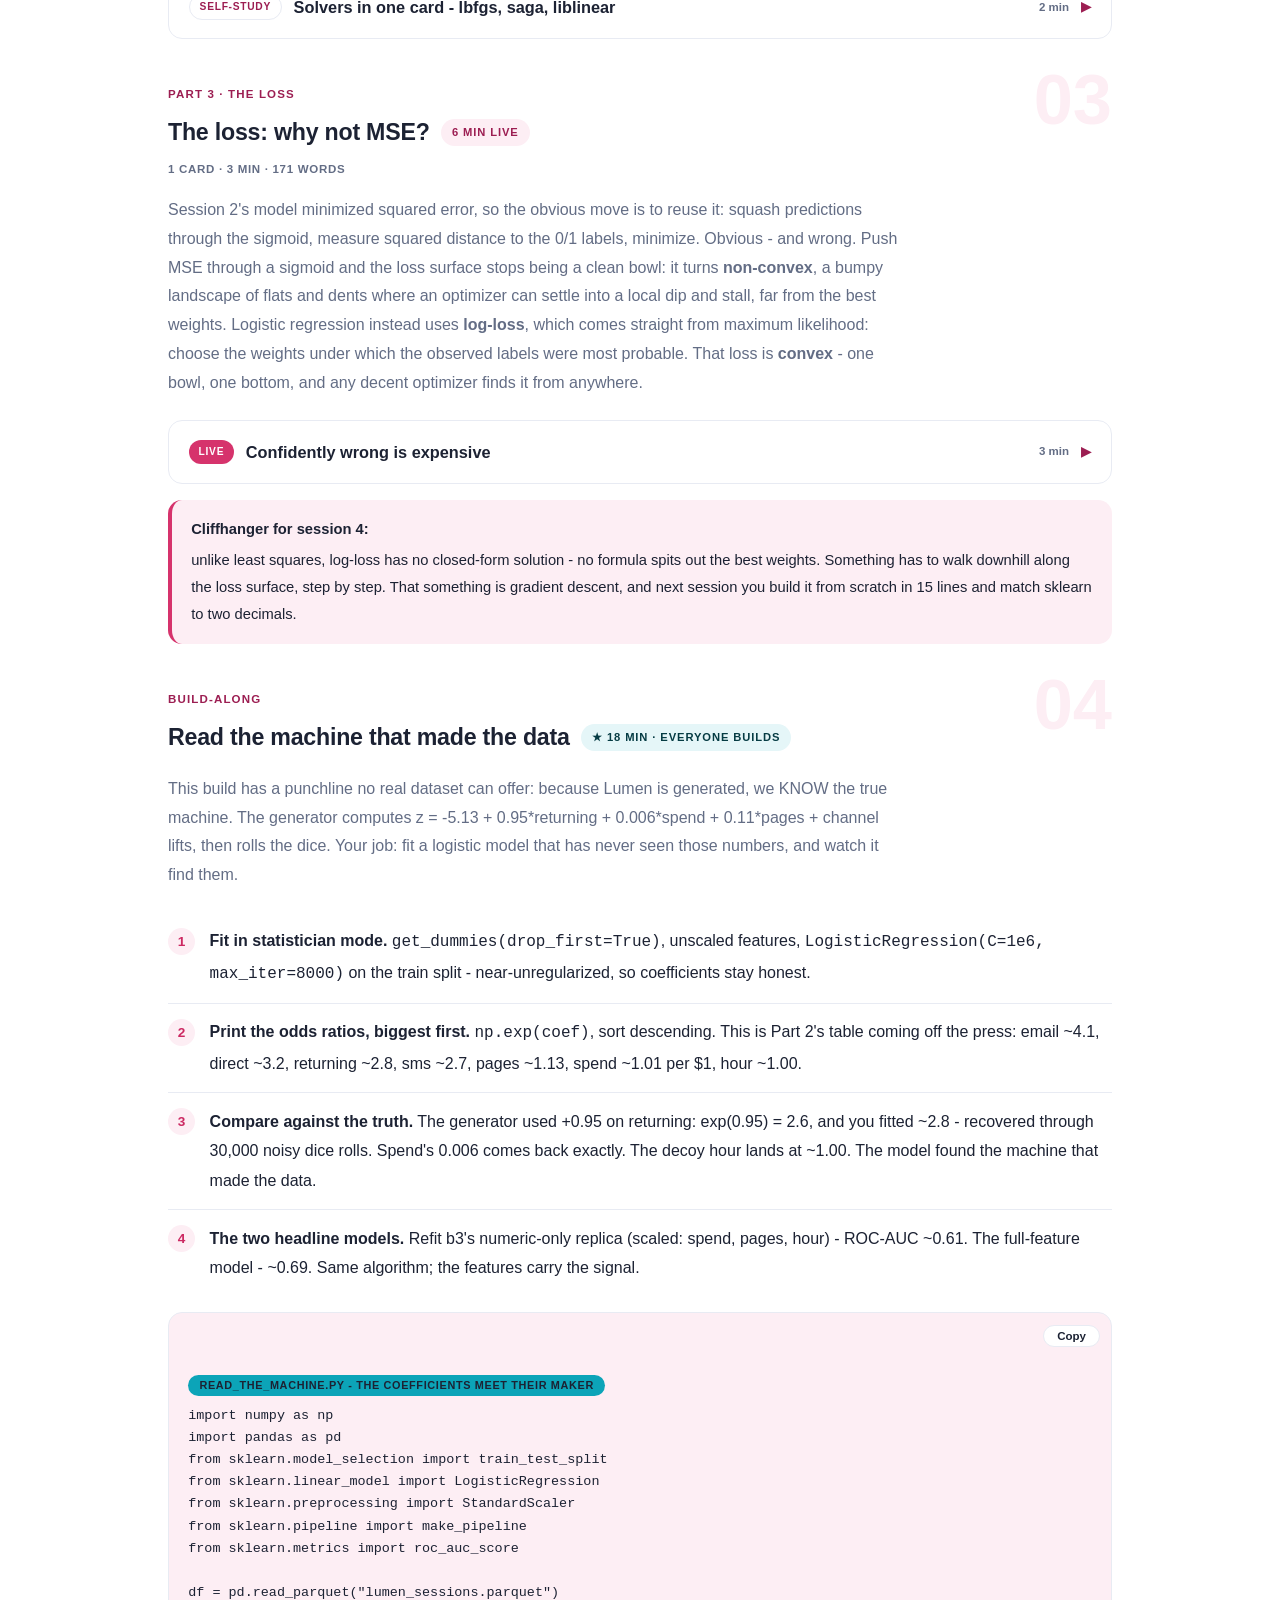
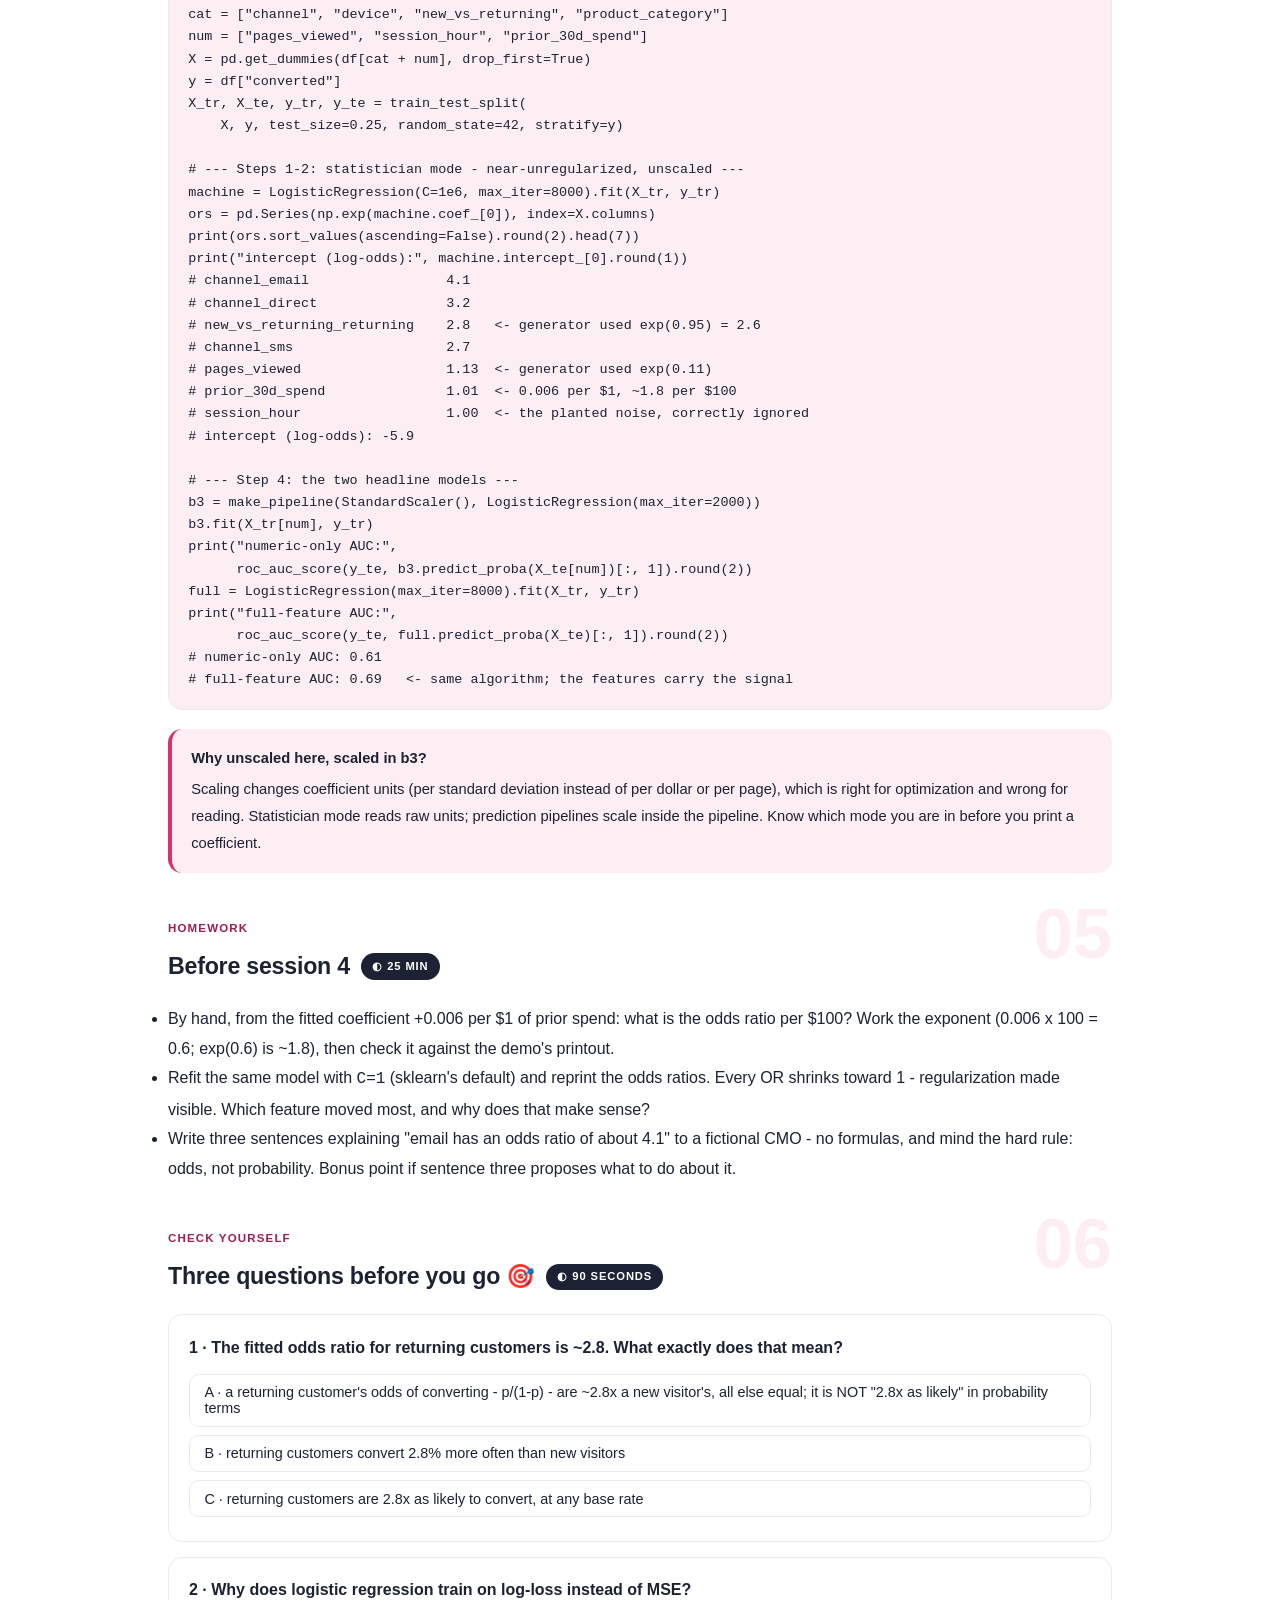
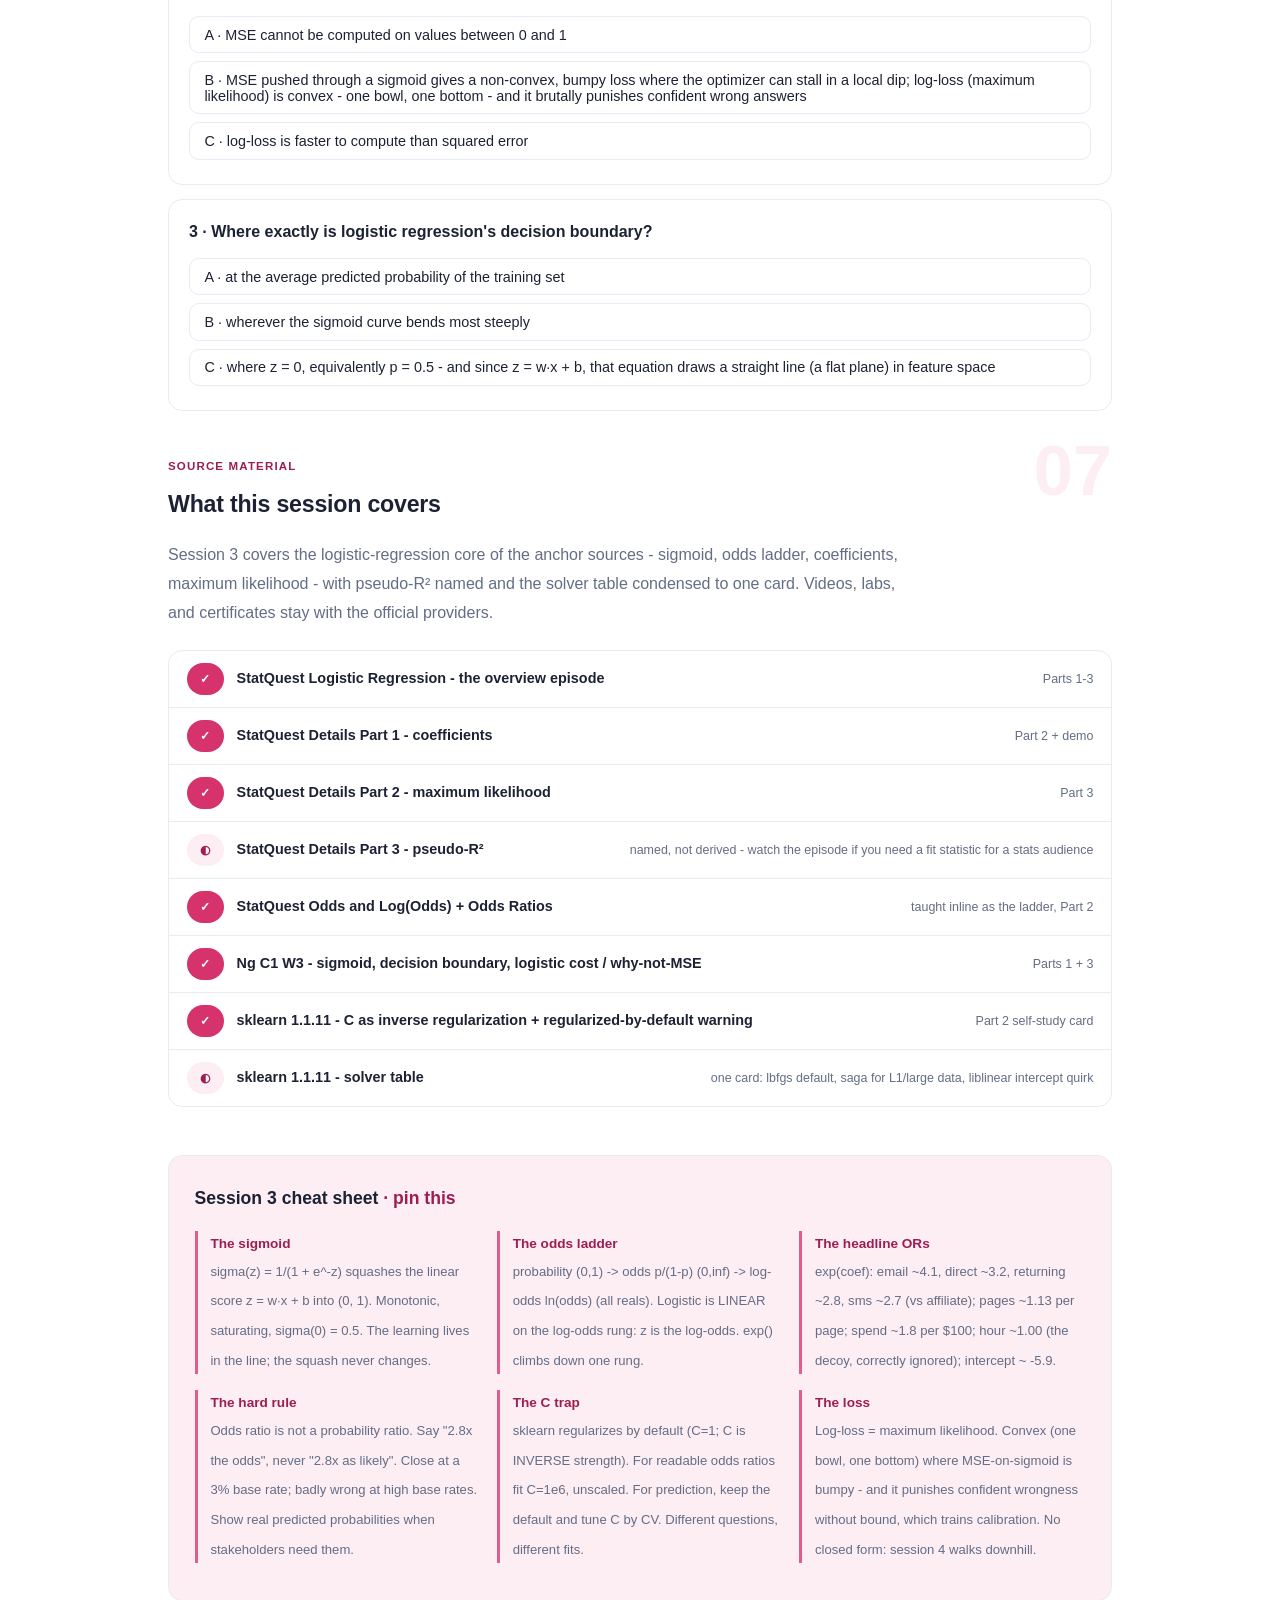
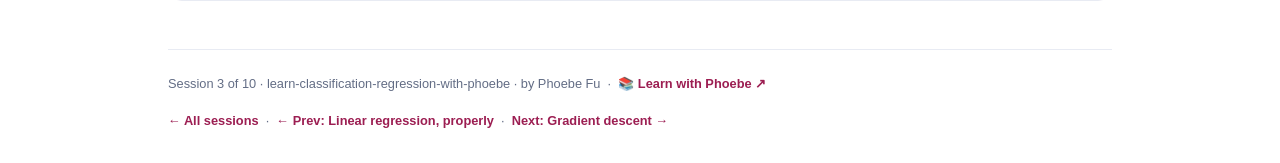
<file: courses/c3-logistic-regression.html>
<!DOCTYPE html>
<html lang="en">
<head>
<meta charset="UTF-8">
<meta name="viewport" content="width=device-width, initial-scale=1.0">
<!-- social:start -->
<meta name="description" content="You have fit this model at least four times across the courses - and never once asked what the numbers inside it mean. Fair: the workflow had to come first. But logistic regression is the...">
<meta property="og:type" content="article">
<meta property="og:site_name" content="Learn with Phoebe">
<meta property="og:title" content="Logistic regression, from the inside - learn classification and regression with phoebe">
<meta property="og:description" content="You have fit this model at least four times across the courses - and never once asked what the numbers inside it mean. Fair: the workflow had to come first. But logistic regression is the...">
<meta property="og:url" content="https://phoebefu6.github.io/learn-classification-regression-with-phoebe/courses/c3-logistic-regression.html">
<meta property="og:image" content="https://phoebefu6.github.io/learn-classification-regression-with-phoebe/assets/og-cover.png">
<meta property="og:image:width" content="1200">
<meta property="og:image:height" content="630">
<meta name="twitter:card" content="summary_large_image">
<meta name="twitter:title" content="Logistic regression, from the inside - learn classification and regression with phoebe">
<meta name="twitter:description" content="You have fit this model at least four times across the courses - and never once asked what the numbers inside it mean. Fair: the workflow had to come first. But logistic regression is the...">
<meta name="twitter:image" content="https://phoebefu6.github.io/learn-classification-regression-with-phoebe/assets/og-cover.png">
<!-- social:end -->
<title>Session 3 · Logistic regression, from the inside - learn classification and regression with phoebe</title>
<link rel="stylesheet" href="../assets/style.css?v=28">
</head>
<body>

<div class="toolbar">
  <div class="wrap">
    <span class="crumb"><a href="../index.html">learn-classification-regression-with-phoebe</a> / Session 3 of 10</span>
    <button class="btn" id="toggle-all" type="button">Expand all</button>
    <button class="btn primary" id="zoom-toggle" type="button">Projector zoom: off</button>
  </div>
</div>

<header class="masthead">
  <div class="wrap">
    <div class="eyebrow">Learn Classification &amp; Regression with Phoebe · Session 3 of 10</div>
    <h1>Logistic regression, <span class="accent">from the inside</span></h1>
    <p class="sub">In intro-ml, <code>LogisticRegression</code> was a black box you fit, scored, and trusted. Today we take the lid off. You will see how a plain linear score becomes a probability (the sigmoid), climb the ladder from probability to odds to log-odds - the scale where logistic really is linear - and then do the most satisfying thing in this course so far: fit the model on Lumen, exponentiate its coefficients, and watch it recover, almost digit for digit, the machine that generated the data. By the end, "email has an odds ratio of about 4" is a sentence you can say, defend, and translate for a stakeholder.</p>
    <div class="chip-row">
      <span class="chip level">🟡 Core zoo</span>
      <span class="chip audience">Builders</span>
      <span class="chip audience">Python · scikit-learn</span>
      <span class="chip time">45 min</span>
    </div>
    <div class="agenda">
      <span class="a1" style="flex:1">0-3 · Setup</span>
      <span class="a2" style="flex:3">3-18 · Sigmoid, odds, coefficients</span>
      <span class="a3" style="flex:5">18-40 · Build: read the machine</span>
      <span class="a4" style="flex:1">40-45 · Wrap</span>
    </div>
  </div>
</header>

<main class="wrap">

  <!-- ============ INTRO ============ -->
  <section class="section" id="intro">
    <div class="section-kicker">
      <span class="klabel">Part 0</span>
      <h2>The box you have been trusting</h2>
    </div>
    <p class="lede">You have fit this model at least four times across the courses - and never once asked what the numbers inside it mean. Fair: the workflow had to come first. But logistic regression is the single most-deployed classifier in industry precisely because its insides are readable - every coefficient is a claim about the world that you can state, check, and challenge. A model you can read is a model your stakeholders can trust, and today it becomes yours.</p>
    <div class="legend">
      <span class="pill solid">Live - built in session</span>
      <span class="pill light">Self-study - run after</span>
      <span class="pill amber">★ The one big idea</span>
      <span class="pill inkpill">The case: Lumen Skincare</span>
    </div>
    <div class="callout win">
      <strong>★ What you walk out with today</strong>
      The ability to read any logistic coefficient as an odds ratio and explain it to a stakeholder without hand-waving: email multiplies a session's conversion odds by ~4.1, a returning customer's by ~2.8 - and the discipline to say "odds", not "probability", when it matters. Plus one genuinely magical moment: your fitted model recovering the exact coefficients the Lumen generator used to create the data.
    </div>
  </section>

  <!-- ============ PART 1: LINE TO PROBABILITY ============ -->
  <section class="section" id="part-1">
    <div class="section-kicker">
      <span class="klabel">Part 1 · the squash</span>
      <h2>From line to probability <span class="tag concept">7 min live</span></h2>
    </div>
    <p class="lede">Under the hood, logistic regression is session 2's model wearing a disguise. It computes the same weighted sum - <strong>z = w·x + b</strong> - a plain score that can be any number from minus infinity to plus infinity. Then one function, the <strong>sigmoid</strong>, squashes that score into (0, 1) so it can be read as a probability. Big positive z, probability near 1. Big negative z, near 0. z exactly 0, probability exactly 0.5 - and that is where the model changes its mind.</p>

    <figure class="zoomable">
      <svg viewBox="0 0 880 330" xmlns="http://www.w3.org/2000/svg" role="img" aria-label="The sigmoid curve mapping the linear score z to a probability between 0 and 1, with the 0.5 line and z equals 0 marked as the decision boundary.">
        <style>
          .lgAT { font: 700 14px Inter, sans-serif; fill: #1C2233; }
          .lgAB { font: 700 12px Inter, sans-serif; fill: #1C2233; }
          .lgAN { font: 600 10.5px Inter, sans-serif; fill: #636D85; }
          .lgAC { font: 600 10.5px Inter, sans-serif; fill: #063C44; }
          .lgAM { font: 700 11px Inter, sans-serif; fill: #9C1E52; }
        </style>
        <defs>
          <marker id="lgAh" markerWidth="8" markerHeight="8" refX="6" refY="3" orient="auto"><path d="M0 0 L6 3 L0 6 Z" fill="#C9CEDD"/></marker>
        </defs>
        <text class="lgAT" x="30" y="26">The sigmoid - any score in, a probability out</text>

        <!-- axes -->
        <line x1="86" y1="266" x2="830" y2="266" stroke="#C9CEDD" stroke-width="1.5" marker-end="url(#lgAh)"/>
        <line x1="90" y1="280" x2="90" y2="48" stroke="#C9CEDD" stroke-width="1.5" marker-end="url(#lgAh)"/>
        <text class="lgAN" x="770" y="284">z = w·x + b</text>
        <text class="lgAN" x="30" y="44">p = sigma(z)</text>
        <text class="lgAN" x="70" y="284">-6</text>
        <text class="lgAN" x="436" y="284">0</text>
        <text class="lgAN" x="700" y="284">+6</text>
        <text class="lgAN" x="66" y="270">0</text>
        <text class="lgAN" x="52" y="167">0.5</text>
        <text class="lgAN" x="66" y="66">1</text>

        <!-- p = 0.5 guide -->
        <line x1="90" y1="163" x2="790" y2="163" stroke="#0CA4B8" stroke-width="1.5" stroke-dasharray="5 4"/>
        <!-- z = 0 boundary -->
        <line x1="440" y1="60" x2="440" y2="266" stroke="#9C1E52" stroke-width="2" stroke-dasharray="5 4"/>
        <text class="lgAM" x="428" y="78" text-anchor="end">z = 0, p = 0.5</text>
        <text class="lgAN" x="428" y="94" text-anchor="end">the decision boundary</text>

        <!-- the curve -->
        <path d="M92 264 C250 262 350 240 440 163 C530 86 630 64 790 62" fill="none" stroke="#D6336C" stroke-width="3"/>

        <!-- region hints -->
        <circle cx="200" cy="212" r="5" fill="#0CA4B8"/>
        <text class="lgAC" x="212" y="216">z below 0: predict no</text>
        <circle cx="600" cy="112" r="5" fill="#D6336C"/>
        <text class="lgAM" x="612" y="116">z above 0: predict convert</text>
        <text class="lgAN" x="560" y="240">sigma(z) = 1 / (1 + e^-z)</text>

        <rect x="70" y="306" width="14" height="14" rx="3" fill="#0CA4B8"/>
        <text class="lgAN" x="92" y="317">The boundary is where z = 0: in feature space that equation draws a straight line - one calm seam.</text>
      </svg>
      <figcaption>🔍 Click to zoom - the sigmoid and the z = 0 decision boundary</figcaption>
    </figure>

    <details class="card" open>
      <summary><span class="mode live">Live</span>The sigmoid - what it does and why it is the right squash<span class="mini">3 min</span><span class="caret">▶</span></summary>
      <div class="body">
        <p>sigma(z) = 1 / (1 + e^-z). Three properties earn it the job. It is <strong>monotonic</strong>: a higher score always means a higher probability, so the linear ranking survives the squash. It is <strong>saturating</strong>: past z of about plus or minus 4 it flattens near 1 or 0, so absurd scores cannot produce probabilities above 1 or below 0. And it is <strong>symmetric around z = 0</strong>: sigma(0) = 0.5 exactly, which is what makes "score positive or negative" and "probability above or below a half" the same question.</p>
        <p>So the model is two moving parts, not one mysterious blob: a linear scorer (all of session 2's machinery - weights, features, an intercept) and a fixed, parameter-free squash. Everything the model <em>learns</em> lives in the line. The sigmoid never changes.</p>
      </div>
    </details>

    <details class="card">
      <summary><span class="mode live">Live</span>The decision boundary is a line - see it on real Lumen data<span class="mini">4 min</span><span class="caret">▶</span></summary>
      <div class="body">
        <p>Where does the model flip from "no" to "convert"? Where p = 0.5, which is where z = 0, which is the equation w·x + b = 0 - and in feature space that is a straight line (a flat plane in more dimensions). This is session 1's boundary explorer coming home: of the four boundary signatures you met, logistic regression owns the calm straight seam.</p>
        <p>Same explorer, now locked to logistic on the real sample - 2 features (spend x pages, standardized), balanced converters vs non-converters. Notice how the seam stays a straight, unbothered line at ~59% test accuracy: two features of real checkout data carry a weak, honest signal. Real data whispers.</p>
        <div class="algo-live" data-tool="boundary" data-data="lumen" data-algo="logistic"></div>
        <div class="callout tip"><strong>Do not panic at 59%:</strong> that is 2 features on a deliberately balanced sample - a geometry lesson, not the production model. The full 7-feature model later this session reaches ROC-AUC ~0.69 on the real 3%-conversion data.</div>
      </div>
    </details>
  </section>

  <!-- ============ PART 2: THE ODDS LADDER ============ -->
  <section class="section" id="part-2">
    <div class="section-kicker">
      <span class="klabel">Part 2 · the ladder</span>
      <h2>Odds, log-odds, and the coefficient ladder <span class="tag concept">9 min live</span></h2>
    </div>
    <p class="lede">To read the coefficients you need one ladder with three rungs. <strong>Probability</strong>: the chance of converting, lives in (0, 1). <strong>Odds</strong>: p / (1 - p), the ratio of converting to not converting, lives in (0, infinity). <strong>Log-odds</strong>: ln(odds), lives on the whole number line - and this is the rung where logistic regression is literally linear: z IS the log-odds. Every coefficient is a statement on this third rung, and one <code>exp()</code> climbs it back down to something a human can say.</p>

    <figure class="zoomable">
      <svg viewBox="0 0 880 300" xmlns="http://www.w3.org/2000/svg" role="img" aria-label="The ladder from probability 0.03 to odds 0.031 to log-odds minus 3.5, with the transformation at each step and the note that coefficients live on the log-odds rung.">
        <style>
          .lgBT { font: 700 14px Inter, sans-serif; fill: #1C2233; }
          .lgBB { font: 700 13px Inter, sans-serif; fill: #1C2233; }
          .lgBV { font: 700 20px Inter, sans-serif; fill: #9C1E52; }
          .lgBN { font: 600 10.5px Inter, sans-serif; fill: #636D85; }
          .lgBC { font: 600 10.5px Inter, sans-serif; fill: #063C44; }
        </style>
        <defs>
          <marker id="lgBh" markerWidth="8" markerHeight="8" refX="6" refY="3" orient="auto"><path d="M0 0 L6 3 L0 6 Z" fill="#C9CEDD"/></marker>
        </defs>
        <text class="lgBT" x="30" y="26">One Lumen session, three rungs of the same ladder</text>

        <rect x="40" y="70" width="220" height="130" rx="12" fill="#FDEEF4" stroke="#F2AECB" stroke-width="1.5"/>
        <text class="lgBB" x="56" y="98">Probability</text>
        <text class="lgBV" x="56" y="130">p = 0.03</text>
        <text class="lgBN" x="56" y="156">lives in (0, 1)</text>
        <text class="lgBN" x="56" y="172">3 in 100 sessions buy</text>

        <line x1="268" y1="135" x2="322" y2="135" stroke="#C9CEDD" stroke-width="2" marker-end="url(#lgBh)"/>
        <text class="lgBC" x="270" y="118">p / (1 - p)</text>

        <rect x="330" y="70" width="220" height="130" rx="12" fill="#FDEEF4" stroke="#F2AECB" stroke-width="1.5"/>
        <text class="lgBB" x="346" y="98">Odds</text>
        <text class="lgBV" x="346" y="130">0.031</text>
        <text class="lgBN" x="346" y="156">lives in (0, infinity)</text>
        <text class="lgBN" x="346" y="172">0.031 buys per pass</text>

        <line x1="558" y1="135" x2="612" y2="135" stroke="#C9CEDD" stroke-width="2" marker-end="url(#lgBh)"/>
        <text class="lgBC" x="562" y="118">ln(odds)</text>

        <rect x="620" y="70" width="220" height="130" rx="12" fill="#E5F6F8" stroke="#0CA4B8" stroke-width="1.5"/>
        <text class="lgBB" x="636" y="98">Log-odds</text>
        <text class="lgBV" x="636" y="130">-3.5</text>
        <text class="lgBC" x="636" y="156">lives in (-inf, +inf)</text>
        <text class="lgBC" x="636" y="172">where logistic IS linear</text>

        <text class="lgBN" x="330" y="232">to climb back down: sigmoid(log-odds) returns the probability</text>

        <rect x="40" y="266" width="14" height="14" rx="3" fill="#0CA4B8"/>
        <text class="lgBN" x="62" y="277">Coefficients live on the log-odds rung: +1 unit of a feature adds its coefficient to the log-odds.</text>
      </svg>
      <figcaption>🔍 Click to zoom - probability to odds to log-odds, and back down via the sigmoid</figcaption>
    </figure>

    <details class="card">
      <summary><span class="mode live">Live</span>Coefficients are log-odds bumps; exp(coef) is the odds ratio<span class="mini">4 min</span><span class="caret">▶</span></summary>
      <div class="body">
        <p>Because z is the log-odds, each coefficient says: "one unit of this feature <em>adds</em> this much to the log-odds". Adding on a log scale is multiplying on the raw scale - so <code>exp(coef)</code> tells you what one unit of the feature <em>multiplies the odds by</em>. That multiplier is the <strong>odds ratio</strong> (OR), and it is the currency logistic models are read in. Here is Lumen's near-unregularized fit, dummies vs the affiliate reference channel:</p>
        <table class="clean">
          <tr><th>Feature</th><th>exp(coef) = odds ratio</th><th>Read it as</th></tr>
          <tr><td>channel = email</td><td><strong>~4.1</strong></td><td>email sessions carry ~4.1x the conversion odds of affiliate</td></tr>
          <tr><td>channel = direct</td><td>~3.2</td><td>~3.2x the odds of affiliate</td></tr>
          <tr><td>returning customer</td><td><strong>~2.8</strong></td><td>~2.8x the odds of a new visitor, all else equal</td></tr>
          <tr><td>channel = sms</td><td>~2.7</td><td>~2.7x the odds of affiliate</td></tr>
          <tr><td>pages_viewed</td><td>~1.13</td><td>each extra page multiplies the odds by ~1.13</td></tr>
          <tr><td>prior_30d_spend</td><td>~1.8 per $100</td><td>coef +0.006 per $1; exp(0.6) is ~1.8 per $100</td></tr>
          <tr><td>session_hour</td><td>~1.00</td><td>multiplies the odds by ~1 - the planted noise feature, correctly ignored</td></tr>
          <tr><td>intercept</td><td>log-odds ~ -5.9</td><td>the reference session's starting point, deep in "no" territory</td></tr>
        </table>
        <p>Notice the model's honesty: it found the strong channels, priced spend and pages sensibly, and gave the decoy feature a multiplier of one. You will verify all of this against the generator's true coefficients in the build.</p>
      </div>
    </details>

    <details class="card">
      <summary><span class="mode live">Live</span>The hard rule: an odds ratio is NOT a probability ratio<span class="mini">2 min</span><span class="caret">▶</span></summary>
      <div class="body">
        <p>"Returning customers have OR ~2.8" does <strong>not</strong> mean "returning customers are 2.8x as likely to convert". Odds and probability are different rungs of the ladder, and the ratio of one is not the ratio of the other - the gap widens as probabilities grow. At Lumen's ~3% base rate the two happen to be numerically close, which is exactly why sloppy phrasing survives unchallenged - until someone applies it at a 40% base rate and the claim becomes mathematically impossible.</p>
        <div class="callout tip"><strong>The discipline:</strong> say "2.8x the odds", never "2.8x as likely". If a stakeholder needs probabilities, compute the actual predicted probabilities for two concrete scenarios and show those - it takes one extra line of code and zero asterisks.</div>
      </div>
    </details>

    <details class="card">
      <summary><span class="mode self">Self-study</span>sklearn regularizes by default - the C trap<span class="mini">3 min</span><span class="caret">▶</span></summary>
      <div class="body">
        <p>Surprise for statisticians: <code>LogisticRegression()</code> is regularized out of the box - L2 penalty, <code>C=1</code>, where C is the <em>inverse</em> regularization strength (small C = strong penalty; the reciprocal of the alpha convention from session 2's ridge card). Great default for prediction; quietly biased for interpretation, because the penalty shrinks every coefficient toward zero and your odds ratios come out closer to 1 than the data says.</p>
        <p>The convention this course uses: for clean, readable odds ratios, fit near-unregularized with <code>C=1e6</code> - the statisticians' habit. For pure prediction pipelines, keep the default and tune C by cross-validation - the ML habit. Both are correct; they answer different questions. This is sklearn section 1.1.11's territory - read the whole section once, it is short and saves careers.</p>
      </div>
    </details>

    <details class="card">
      <summary><span class="mode self">Self-study</span>Solvers in one card - lbfgs, saga, liblinear<span class="mini">2 min</span><span class="caret">▶</span></summary>
      <div class="body">
        <p><strong>lbfgs</strong> is the default and the right answer most days: fast, handles L2, no drama. <strong>saga</strong> is the one to reach for when you need L1 or elastic-net penalties or have very large data - but it converges properly only on scaled features. <strong>liblinear</strong> is the old workhorse with a documented quirk worth knowing: it penalizes the intercept along with the weights, which subtly shifts fitted values - avoid it when you plan to read coefficients. If you ever see a convergence warning, raise <code>max_iter</code> first, check scaling second, switch solvers third.</p>
      </div>
    </details>
  </section>

  <!-- ============ PART 3: THE LOSS ============ -->
  <section class="section" id="part-3">
    <div class="section-kicker">
      <span class="klabel">Part 3 · the loss</span>
      <h2>The loss: why not MSE? <span class="tag concept">6 min live</span></h2>
    </div>
    <p class="lede">Session 2's model minimized squared error, so the obvious move is to reuse it: squash predictions through the sigmoid, measure squared distance to the 0/1 labels, minimize. Obvious - and wrong. Push MSE through a sigmoid and the loss surface stops being a clean bowl: it turns <strong>non-convex</strong>, a bumpy landscape of flats and dents where an optimizer can settle into a local dip and stall, far from the best weights. Logistic regression instead uses <strong>log-loss</strong>, which comes straight from maximum likelihood: choose the weights under which the observed labels were most probable. That loss is <strong>convex</strong> - one bowl, one bottom, and any decent optimizer finds it from anywhere.</p>

    <details class="card">
      <summary><span class="mode live">Live</span>Confidently wrong is expensive<span class="mini">3 min</span><span class="caret">▶</span></summary>
      <div class="body">
        <p>Log-loss has a personality: it charges for wrongness in proportion to confidence. Predict p = 0.6 for a session that does not convert and you pay a modest fee. Predict p = 0.99 for that same session and the penalty is brutal - the loss grows without bound as your confidence approaches certainty. A model trained on log-loss learns not just to be right, but to be <em>calibrated</em>: to reserve its 0.99s for cases that deserve them.</p>
        <p>That is exactly the incentive you want in a conversion model - a scorer that shouts only when it should. Compare naive Bayes in session 6, whose probabilities you will learn <em>not</em> to trust.</p>
        <div class="callout example"><span class="ex-pill">Real world</span>A churn team once ranked customers by a model that was accurate but badly calibrated - its 0.95s were really 0.6s. Retention offers went to customers who were never leaving, at 0.95-level spend. Log-loss trained models, calibration checked, the same budget saved twice the churners the next quarter. Confidence is a product feature; log-loss is how it gets built.</div>
      </div>
    </details>

    <div class="callout tip"><strong>Cliffhanger for session 4:</strong> unlike least squares, log-loss has no closed-form solution - no formula spits out the best weights. Something has to walk downhill along the loss surface, step by step. That something is gradient descent, and next session you build it from scratch in 15 lines and match sklearn to two decimals.</div>
  </section>

  <!-- ============ DEMO ============ -->
  <section class="section" id="demo-1">
    <div class="section-kicker">
      <span class="klabel">Build-along</span>
      <h2>Read the machine that made the data <span class="tag demo">★ 18 min · everyone builds</span></h2>
    </div>
    <p class="lede">This build has a punchline no real dataset can offer: because Lumen is generated, we KNOW the true machine. The generator computes z = -5.13 + 0.95*returning + 0.006*spend + 0.11*pages + channel lifts, then rolls the dice. Your job: fit a logistic model that has never seen those numbers, and watch it find them.</p>

    <div class="steps">
      <div class="step"><p><strong>Fit in statistician mode.</strong> <code>get_dummies(drop_first=True)</code>, unscaled features, <code>LogisticRegression(C=1e6, max_iter=8000)</code> on the train split - near-unregularized, so coefficients stay honest.</p></div>
      <div class="step"><p><strong>Print the odds ratios, biggest first.</strong> <code>np.exp(coef)</code>, sort descending. This is Part 2's table coming off the press: email ~4.1, direct ~3.2, returning ~2.8, sms ~2.7, pages ~1.13, spend ~1.01 per $1, hour ~1.00.</p></div>
      <div class="step"><p><strong>Compare against the truth.</strong> The generator used +0.95 on returning: exp(0.95) = 2.6, and you fitted ~2.8 - recovered through 30,000 noisy dice rolls. Spend's 0.006 comes back exactly. The decoy hour lands at ~1.00. The model found the machine that made the data.</p></div>
      <div class="step"><p><strong>The two headline models.</strong> Refit b3's numeric-only replica (scaled: spend, pages, hour) - ROC-AUC ~0.61. The full-feature model - ~0.69. Same algorithm; the features carry the signal.</p></div>
    </div>

    <div class="prompt-box good">
      <span class="label">read_the_machine.py - the coefficients meet their maker</span>import numpy as np
import pandas as pd
from sklearn.model_selection import train_test_split
from sklearn.linear_model import LogisticRegression
from sklearn.preprocessing import StandardScaler
from sklearn.pipeline import make_pipeline
from sklearn.metrics import roc_auc_score

df = pd.read_parquet("lumen_sessions.parquet")
cat = ["channel", "device", "new_vs_returning", "product_category"]
num = ["pages_viewed", "session_hour", "prior_30d_spend"]
X = pd.get_dummies(df[cat + num], drop_first=True)
y = df["converted"]
X_tr, X_te, y_tr, y_te = train_test_split(
    X, y, test_size=0.25, random_state=42, stratify=y)

# --- Steps 1-2: statistician mode - near-unregularized, unscaled ---
machine = LogisticRegression(C=1e6, max_iter=8000).fit(X_tr, y_tr)
ors = pd.Series(np.exp(machine.coef_[0]), index=X.columns)
print(ors.sort_values(ascending=False).round(2).head(7))
print("intercept (log-odds):", machine.intercept_[0].round(1))
# channel_email                 4.1
# channel_direct                3.2
# new_vs_returning_returning    2.8   <- generator used exp(0.95) = 2.6
# channel_sms                   2.7
# pages_viewed                  1.13  <- generator used exp(0.11)
# prior_30d_spend               1.01  <- 0.006 per $1, ~1.8 per $100
# session_hour                  1.00  <- the planted noise, correctly ignored
# intercept (log-odds): -5.9

# --- Step 4: the two headline models ---
b3 = make_pipeline(StandardScaler(), LogisticRegression(max_iter=2000))
b3.fit(X_tr[num], y_tr)
print("numeric-only AUC:",
      roc_auc_score(y_te, b3.predict_proba(X_te[num])[:, 1]).round(2))
full = LogisticRegression(max_iter=8000).fit(X_tr, y_tr)
print("full-feature AUC:",
      roc_auc_score(y_te, full.predict_proba(X_te)[:, 1]).round(2))
# numeric-only AUC: 0.61
# full-feature AUC: 0.69   <- same algorithm; the features carry the signal</div>

    <div class="callout tip"><strong>Why unscaled here, scaled in b3?</strong> Scaling changes coefficient units (per standard deviation instead of per dollar or per page), which is right for optimization and wrong for reading. Statistician mode reads raw units; prediction pipelines scale inside the pipeline. Know which mode you are in before you print a coefficient.</div>
  </section>

  <!-- ============ EXERCISE ============ -->
  <section class="section" id="exercise">
    <div class="section-kicker">
      <span class="klabel">Homework</span>
      <h2>Before session 4 <span class="tag exercise">◐ 25 min</span></h2>
    </div>
    <ul>
      <li>By hand, from the fitted coefficient +0.006 per $1 of prior spend: what is the odds ratio per $100? Work the exponent (0.006 x 100 = 0.6; exp(0.6) is ~1.8), then check it against the demo's printout.</li>
      <li>Refit the same model with <code>C=1</code> (sklearn's default) and reprint the odds ratios. Every OR shrinks toward 1 - regularization made visible. Which feature moved most, and why does that make sense?</li>
      <li>Write three sentences explaining "email has an odds ratio of about 4.1" to a fictional CMO - no formulas, and mind the hard rule: odds, not probability. Bonus point if sentence three proposes what to do about it.</li>
    </ul>
  </section>

  <!-- ============ QUIZ ============ -->
  <section class="section" id="quiz">
    <div class="section-kicker">
      <span class="klabel">Check yourself</span>
      <h2>Three questions before you go 🎯 <span class="tag exercise">◐ 90 seconds</span></h2>
    </div>
    <div class="quiz-q" data-answer="0">
      <p class="qtext">1 · The fitted odds ratio for returning customers is ~2.8. What exactly does that mean?</p>
      <button class="qopt" type="button">A · a returning customer's odds of converting - p/(1-p) - are ~2.8x a new visitor's, all else equal; it is NOT "2.8x as likely" in probability terms</button>
      <button class="qopt" type="button">B · returning customers convert 2.8% more often than new visitors</button>
      <button class="qopt" type="button">C · returning customers are 2.8x as likely to convert, at any base rate</button>
      <p class="qwhy">Odds ratios multiply odds, not probabilities. At Lumen's ~3% base rate the two are numerically close - which is exactly why the sloppy version survives - but at higher base rates they diverge badly. Say "odds" and stay right at every base rate.</p>
    </div>
    <div class="quiz-q" data-answer="1">
      <p class="qtext">2 · Why does logistic regression train on log-loss instead of MSE?</p>
      <button class="qopt" type="button">A · MSE cannot be computed on values between 0 and 1</button>
      <button class="qopt" type="button">B · MSE pushed through a sigmoid gives a non-convex, bumpy loss where the optimizer can stall in a local dip; log-loss (maximum likelihood) is convex - one bowl, one bottom - and it brutally punishes confident wrong answers</button>
      <button class="qopt" type="button">C · log-loss is faster to compute than squared error</button>
      <p class="qwhy">Two reasons, one answer: convexity guarantees the optimizer finds the global best, and the unbounded penalty on confident misses trains calibrated probabilities - the model learns to reserve its 0.99s for cases that earn them.</p>
    </div>
    <div class="quiz-q" data-answer="2">
      <p class="qtext">3 · Where exactly is logistic regression's decision boundary?</p>
      <button class="qopt" type="button">A · at the average predicted probability of the training set</button>
      <button class="qopt" type="button">B · wherever the sigmoid curve bends most steeply</button>
      <button class="qopt" type="button">C · where z = 0, equivalently p = 0.5 - and since z = w·x + b, that equation draws a straight line (a flat plane) in feature space</button>
      <p class="qwhy">z = 0 and p = 0.5 are the same place, because sigma(0) = 0.5. The set of points where w·x + b = 0 is linear - which is why logistic regression's boundary signature in the explorer is the one calm straight seam.</p>
    </div>
    <p class="quiz-score"></p>
  </section>

  <!-- ============ OFFICIAL SOURCES ============ -->
  <section class="section" id="official">
    <div class="section-kicker">
      <span class="klabel">Source material</span>
      <h2>What this session covers</h2>
    </div>
    <p class="lede">Session 3 covers the logistic-regression core of the anchor sources - sigmoid, odds ladder, coefficients, maximum likelihood - with pseudo-R² named and the solver table condensed to one card. Videos, labs, and certificates stay with the official providers.</p>
    <div class="covered">
      <div class="covered-row"><span class="status pill solid">✓</span><span class="name">StatQuest Logistic Regression - the overview episode</span><span class="note">Parts 1-3</span></div>
      <div class="covered-row"><span class="status pill solid">✓</span><span class="name">StatQuest Details Part 1 - coefficients</span><span class="note">Part 2 + demo</span></div>
      <div class="covered-row"><span class="status pill solid">✓</span><span class="name">StatQuest Details Part 2 - maximum likelihood</span><span class="note">Part 3</span></div>
      <div class="covered-row"><span class="status pill light">◐</span><span class="name">StatQuest Details Part 3 - pseudo-R²</span><span class="note">named, not derived - watch the episode if you need a fit statistic for a stats audience</span></div>
      <div class="covered-row"><span class="status pill solid">✓</span><span class="name">StatQuest Odds and Log(Odds) + Odds Ratios</span><span class="note">taught inline as the ladder, Part 2</span></div>
      <div class="covered-row"><span class="status pill solid">✓</span><span class="name">Ng C1 W3 - sigmoid, decision boundary, logistic cost / why-not-MSE</span><span class="note">Parts 1 + 3</span></div>
      <div class="covered-row"><span class="status pill solid">✓</span><span class="name">sklearn 1.1.11 - C as inverse regularization + regularized-by-default warning</span><span class="note">Part 2 self-study card</span></div>
      <div class="covered-row"><span class="status pill light">◐</span><span class="name">sklearn 1.1.11 - solver table</span><span class="note">one card: lbfgs default, saga for L1/large data, liblinear intercept quirk</span></div>
    </div>
  </section>

  <!-- ============ CHEAT SHEET ============ -->
  <section class="cheat" id="cheatsheet">
    <h3>Session 3 cheat sheet <span>· pin this</span></h3>
    <div class="grid-2">
      <div class="cheat-item"><b>The sigmoid</b><span>sigma(z) = 1/(1 + e^-z) squashes the linear score z = w·x + b into (0, 1). Monotonic, saturating, sigma(0) = 0.5. The learning lives in the line; the squash never changes.</span></div>
      <div class="cheat-item"><b>The odds ladder</b><span>probability (0,1) -> odds p/(1-p) (0,inf) -> log-odds ln(odds) (all reals). Logistic is LINEAR on the log-odds rung: z is the log-odds. exp() climbs down one rung.</span></div>
      <div class="cheat-item"><b>The headline ORs</b><span>exp(coef): email ~4.1, direct ~3.2, returning ~2.8, sms ~2.7 (vs affiliate); pages ~1.13 per page; spend ~1.8 per $100; hour ~1.00 (the decoy, correctly ignored); intercept ~ -5.9.</span></div>
      <div class="cheat-item"><b>The hard rule</b><span>Odds ratio is not a probability ratio. Say "2.8x the odds", never "2.8x as likely". Close at a 3% base rate; badly wrong at high base rates. Show real predicted probabilities when stakeholders need them.</span></div>
      <div class="cheat-item"><b>The C trap</b><span>sklearn regularizes by default (C=1; C is INVERSE strength). For readable odds ratios fit C=1e6, unscaled. For prediction, keep the default and tune C by CV. Different questions, different fits.</span></div>
      <div class="cheat-item"><b>The loss</b><span>Log-loss = maximum likelihood. Convex (one bowl, one bottom) where MSE-on-sigmoid is bumpy - and it punishes confident wrongness without bound, which trains calibration. No closed form: session 4 walks downhill.</span></div>
    </div>
  </section>

  <footer class="pagefoot">
    <span>Session 3 of 10 · learn-classification-regression-with-phoebe · by Phoebe Fu &nbsp;·&nbsp; 📚 <a href="https://phoebefu6.github.io/learn-with-phoebe/">Learn with Phoebe ↗</a></span>
    <span><a href="../index.html">← All sessions</a> &nbsp;·&nbsp; <a href="c2-linear-regression.html">← Prev: Linear regression, properly</a> &nbsp;·&nbsp; <a href="c4-gradient-descent.html">Next: Gradient descent →</a></span>
  </footer>

</main>

<script src="../assets/app.js?v=27"></script>
<script src="../assets/algo-live.js?v=6"></script>
</body>
</html>
</file>
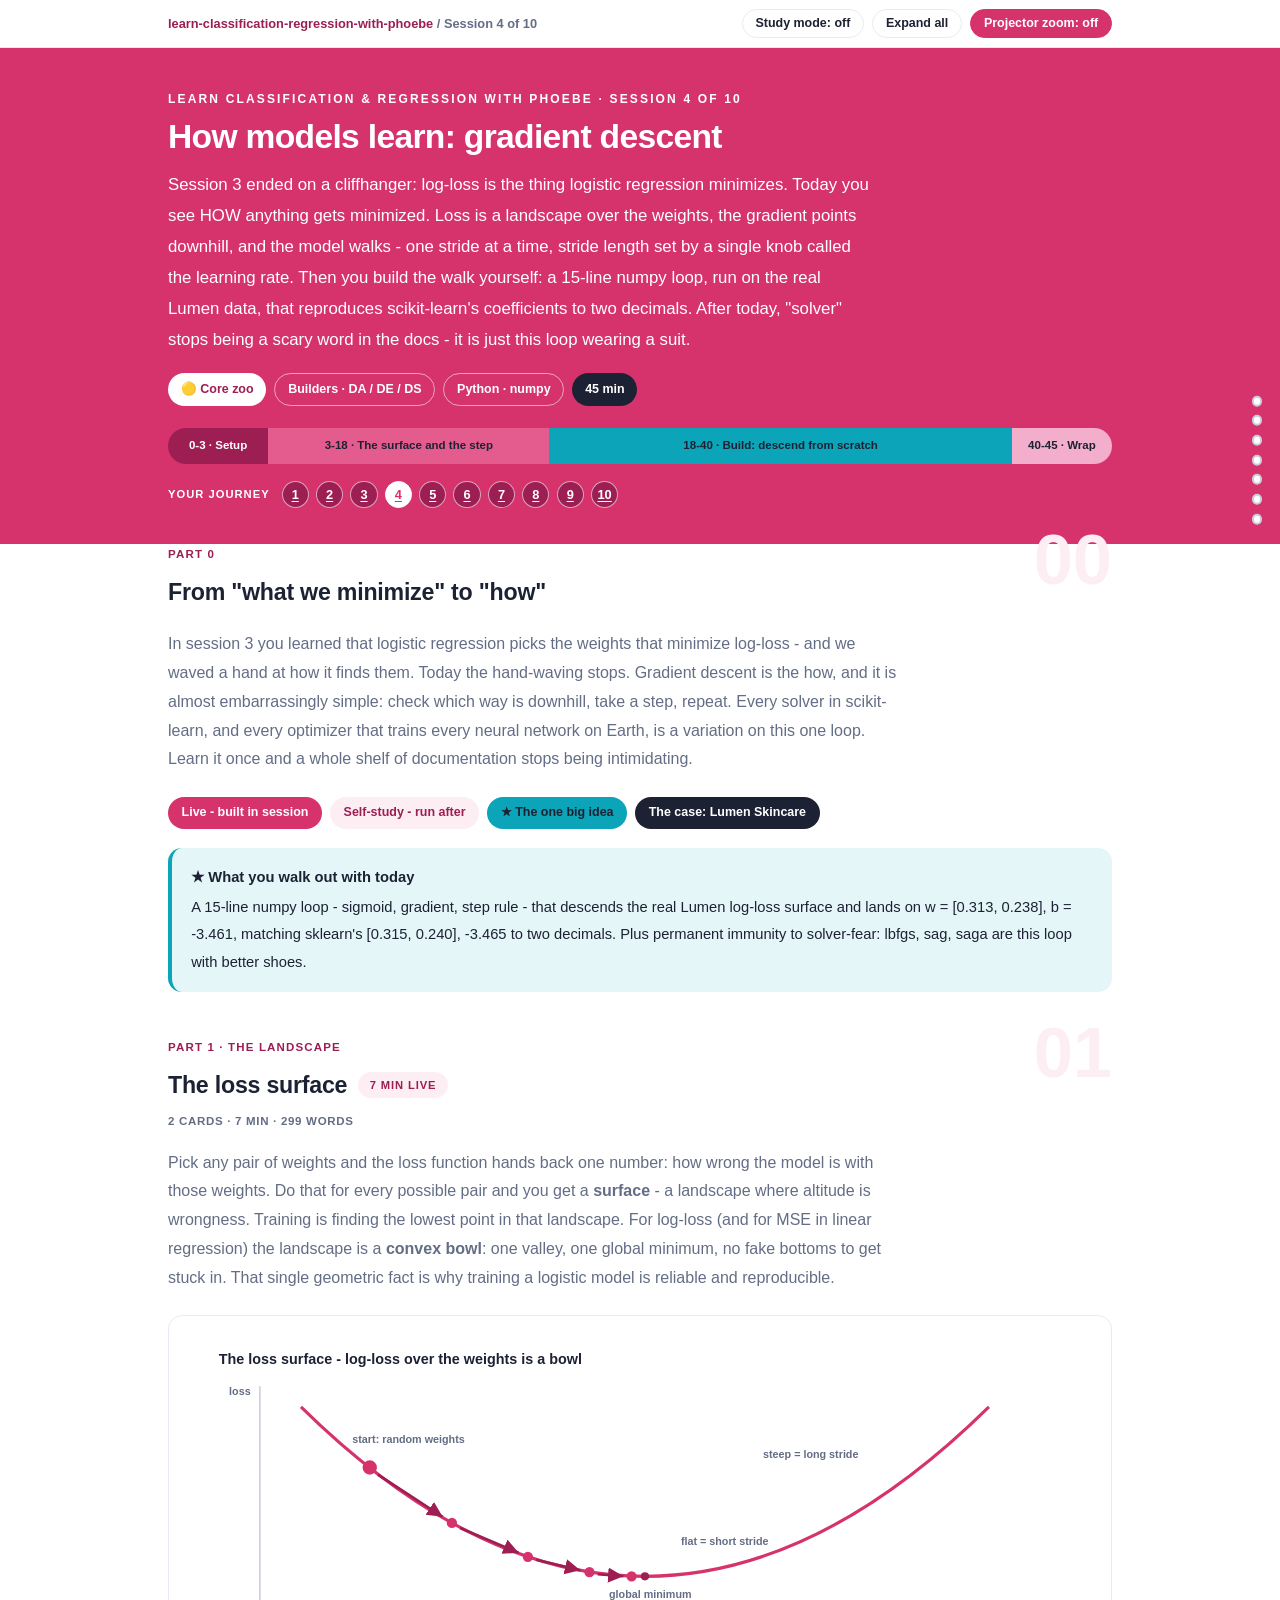
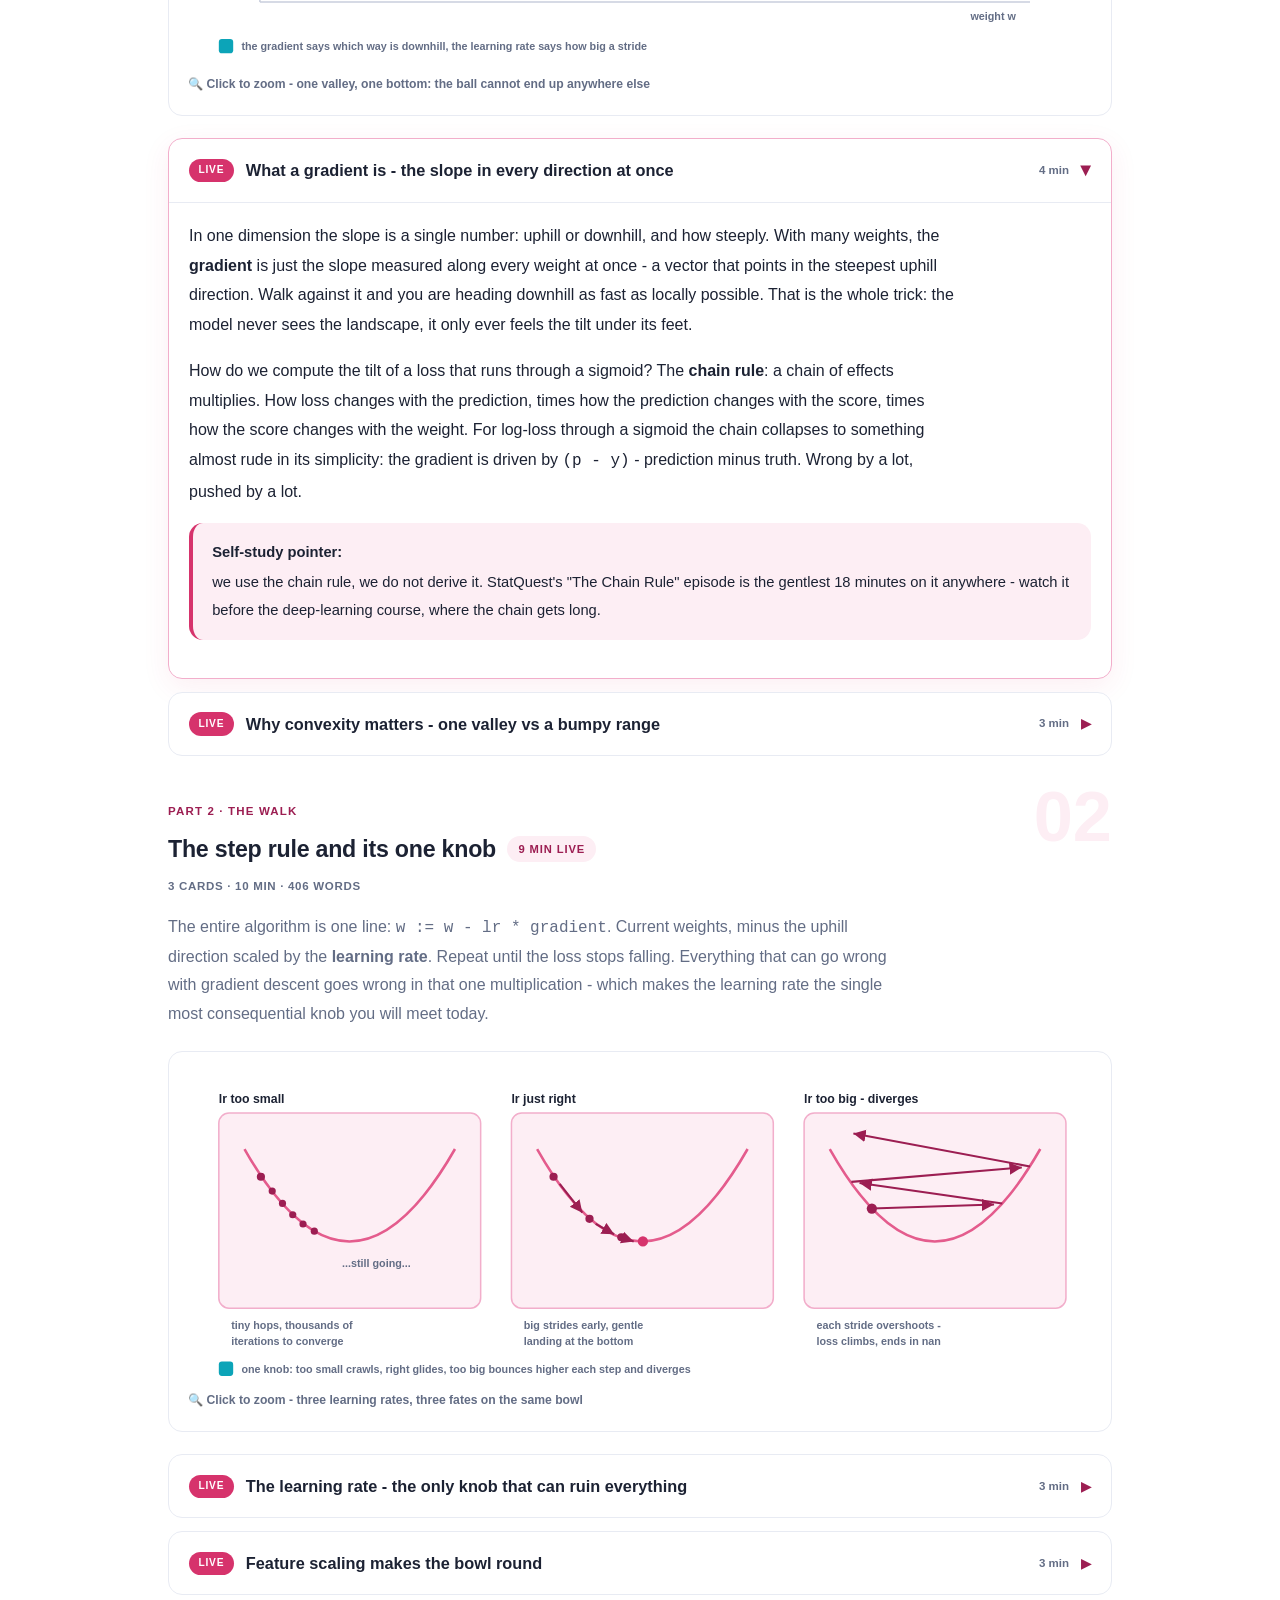
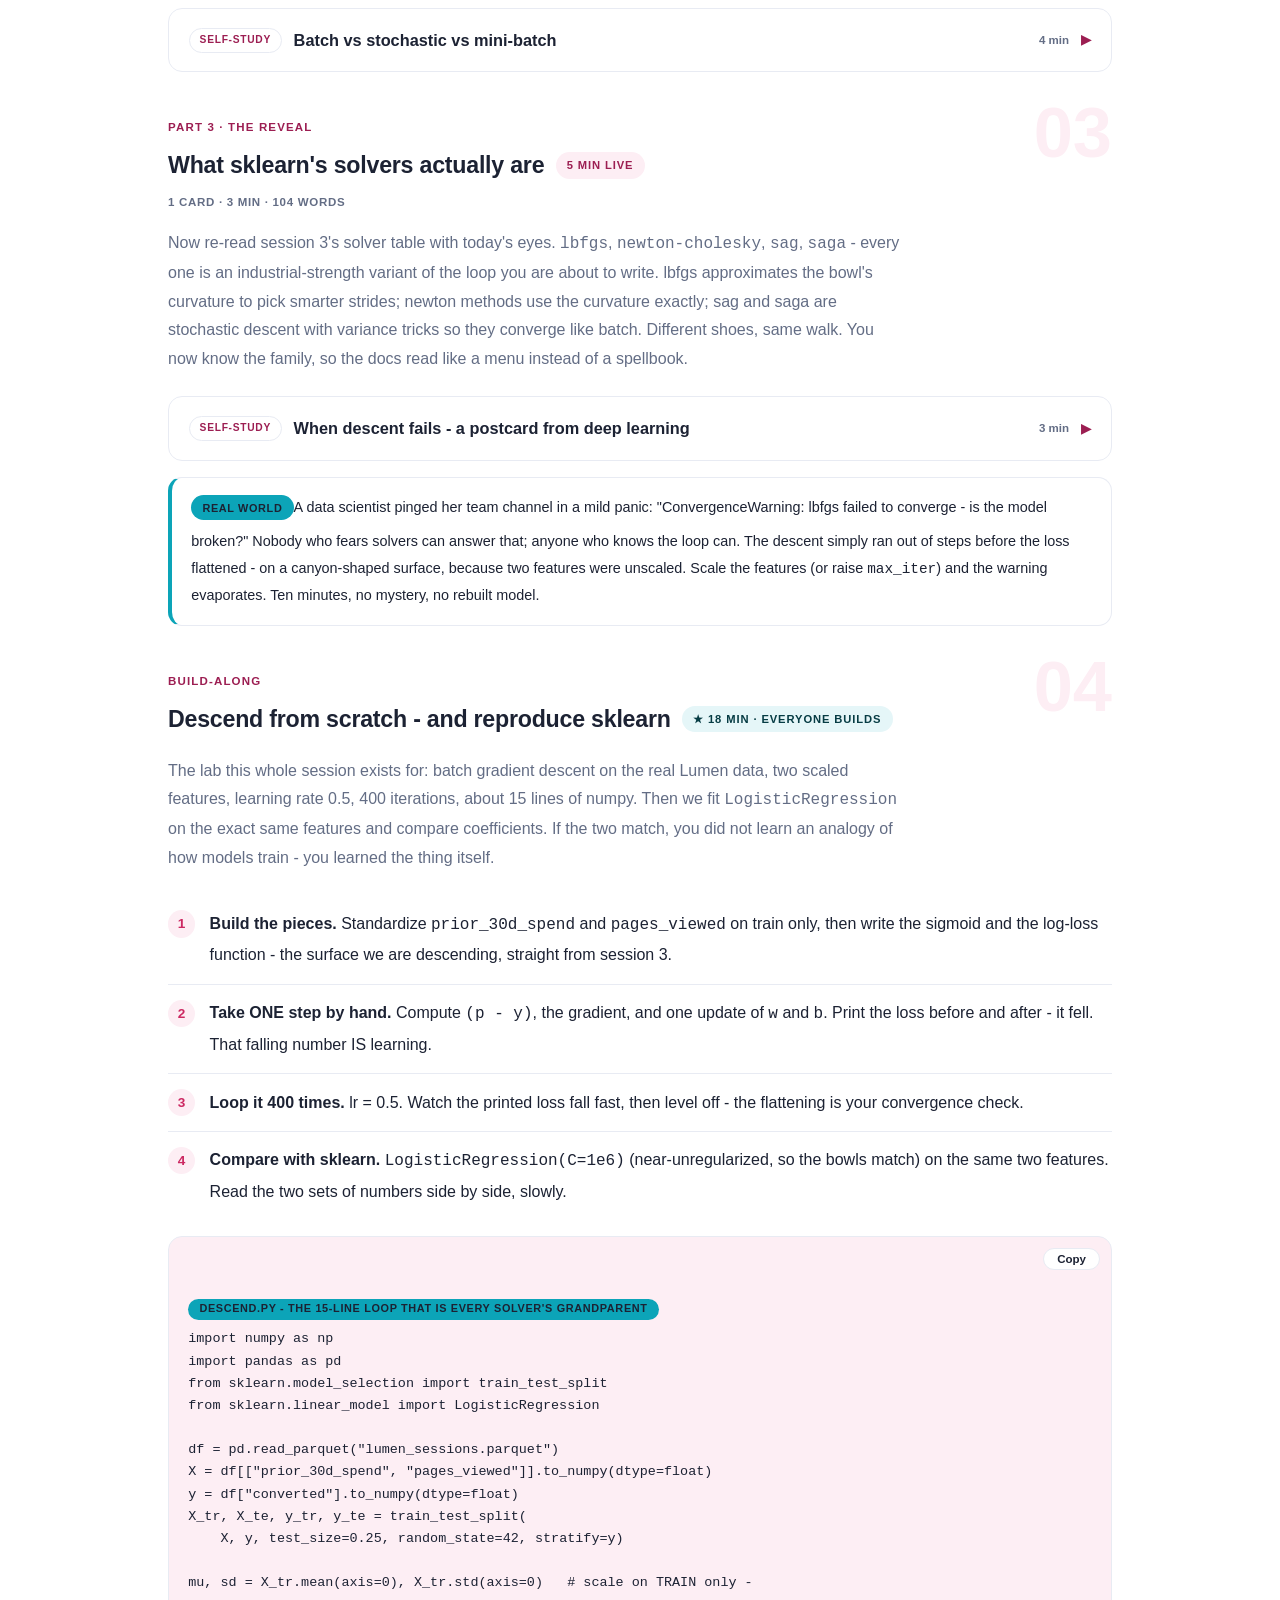
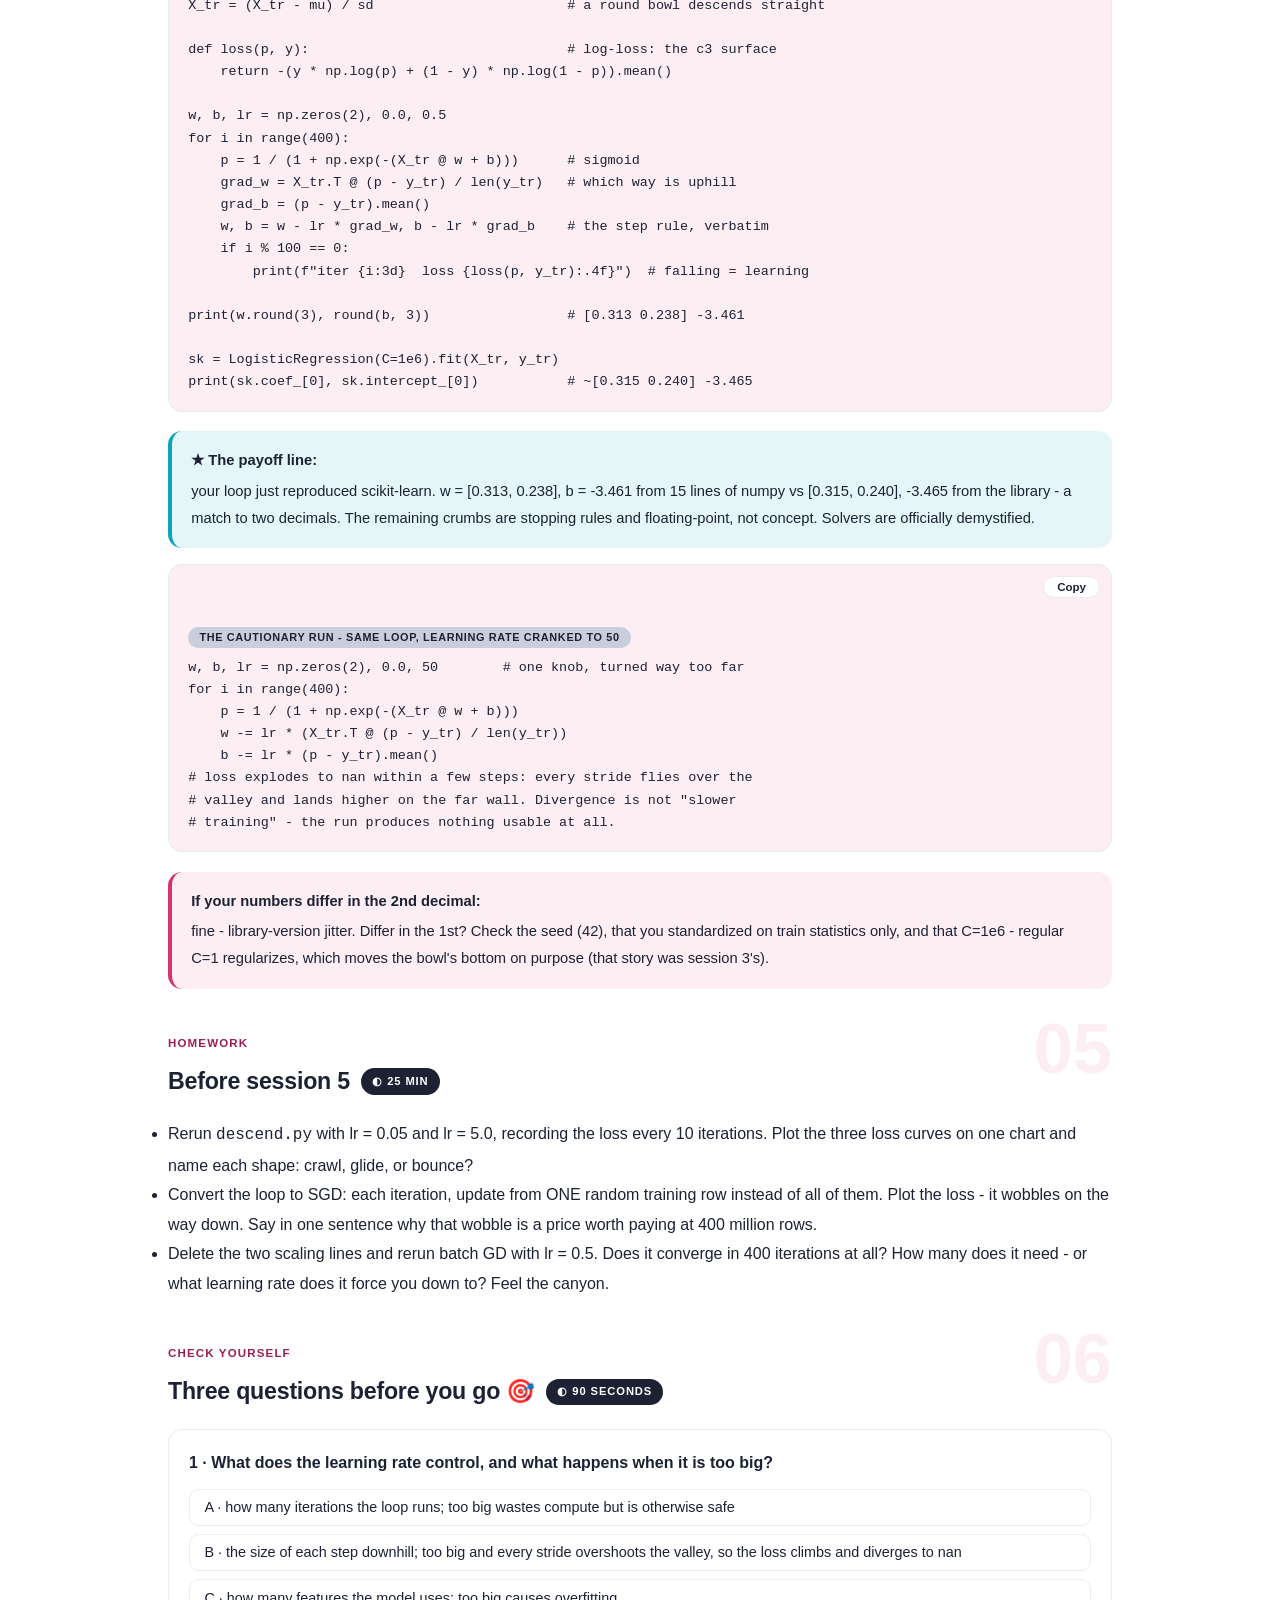
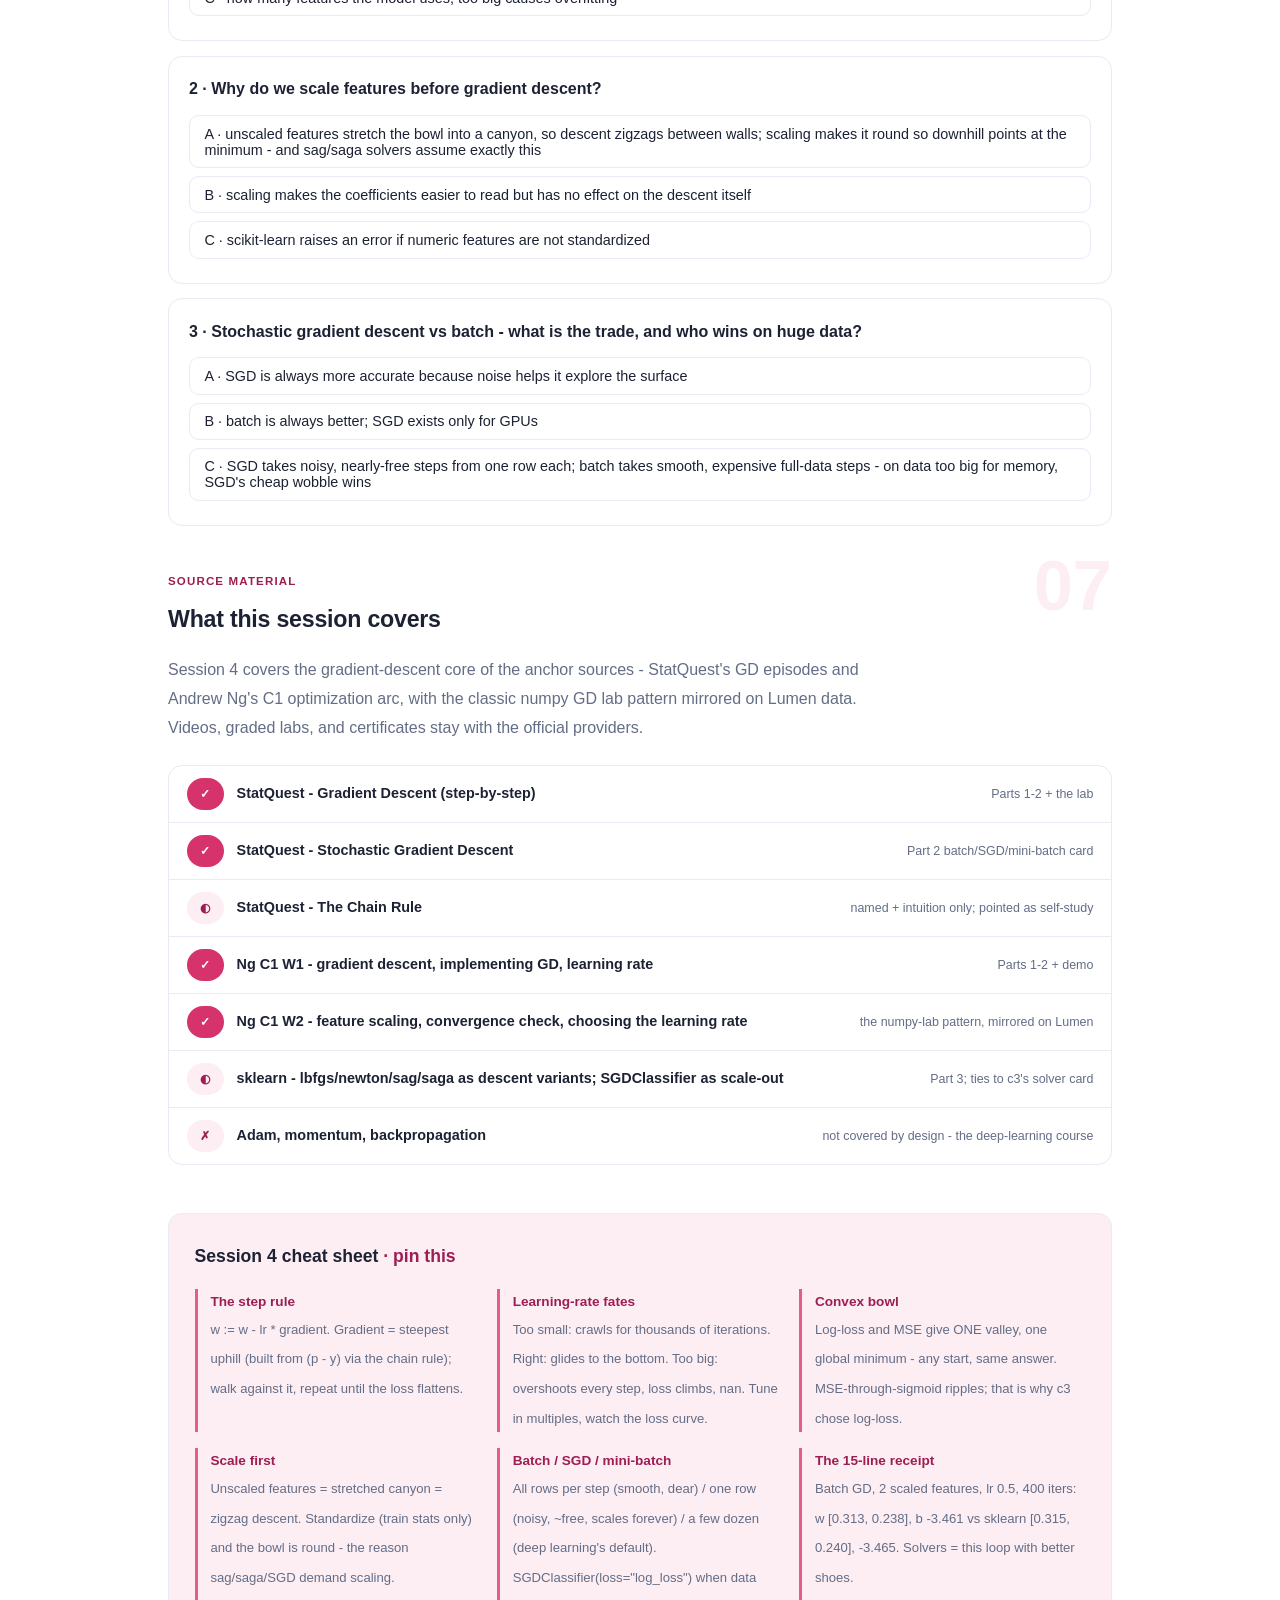
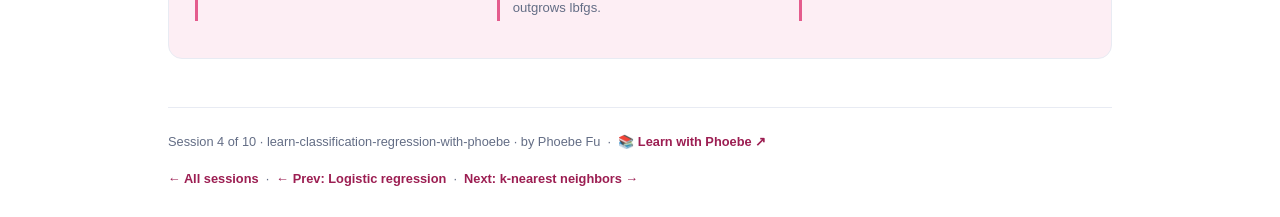
<file: courses/c4-gradient-descent.html>
<!DOCTYPE html>
<html lang="en">
<head>
<meta charset="UTF-8">
<meta name="viewport" content="width=device-width, initial-scale=1.0">
<!-- social:start -->
<meta name="description" content="In session 3 you learned that logistic regression picks the weights that minimize log-loss - and we waved a hand at how it finds them. Today the hand-waving stops. Gradient descent is the...">
<meta property="og:type" content="article">
<meta property="og:site_name" content="Learn with Phoebe">
<meta property="og:title" content="How models learn: gradient descent - learn classification and regression with phoebe">
<meta property="og:description" content="In session 3 you learned that logistic regression picks the weights that minimize log-loss - and we waved a hand at how it finds them. Today the hand-waving stops. Gradient descent is the...">
<meta property="og:url" content="https://phoebefu6.github.io/learn-classification-regression-with-phoebe/courses/c4-gradient-descent.html">
<meta property="og:image" content="https://phoebefu6.github.io/learn-classification-regression-with-phoebe/assets/og-cover.png">
<meta property="og:image:width" content="1200">
<meta property="og:image:height" content="630">
<meta name="twitter:card" content="summary_large_image">
<meta name="twitter:title" content="How models learn: gradient descent - learn classification and regression with phoebe">
<meta name="twitter:description" content="In session 3 you learned that logistic regression picks the weights that minimize log-loss - and we waved a hand at how it finds them. Today the hand-waving stops. Gradient descent is the...">
<meta name="twitter:image" content="https://phoebefu6.github.io/learn-classification-regression-with-phoebe/assets/og-cover.png">
<!-- social:end -->
<title>Session 4 · Gradient descent - learn classification and regression with phoebe</title>
<link rel="stylesheet" href="../assets/style.css?v=28">
</head>
<body>

<div class="toolbar">
  <div class="wrap">
    <span class="crumb"><a href="../index.html">learn-classification-regression-with-phoebe</a> / Session 4 of 10</span>
    <button class="btn" id="toggle-all" type="button">Expand all</button>
    <button class="btn primary" id="zoom-toggle" type="button">Projector zoom: off</button>
  </div>
</div>

<header class="masthead">
  <div class="wrap">
    <div class="eyebrow">Learn Classification &amp; Regression with Phoebe · Session 4 of 10</div>
    <h1>How models learn: <span class="accent">gradient descent</span></h1>
    <p class="sub">Session 3 ended on a cliffhanger: log-loss is the thing logistic regression minimizes. Today you see HOW anything gets minimized. Loss is a landscape over the weights, the gradient points downhill, and the model walks - one stride at a time, stride length set by a single knob called the learning rate. Then you build the walk yourself: a 15-line numpy loop, run on the real Lumen data, that reproduces scikit-learn's coefficients to two decimals. After today, "solver" stops being a scary word in the docs - it is just this loop wearing a suit.</p>
    <div class="chip-row">
      <span class="chip level">🟡 Core zoo</span>
      <span class="chip audience">Builders · DA / DE / DS</span>
      <span class="chip audience">Python · numpy</span>
      <span class="chip time">45 min</span>
    </div>
    <div class="agenda">
      <span class="a1" style="flex:1">0-3 · Setup</span>
      <span class="a2" style="flex:3">3-18 · The surface and the step</span>
      <span class="a3" style="flex:5">18-40 · Build: descend from scratch</span>
      <span class="a4" style="flex:1">40-45 · Wrap</span>
    </div>
  </div>
</header>

<main class="wrap">

  <!-- ============ INTRO ============ -->
  <section class="section" id="intro">
    <div class="section-kicker">
      <span class="klabel">Part 0</span>
      <h2>From "what we minimize" to "how"</h2>
    </div>
    <p class="lede">In session 3 you learned that logistic regression picks the weights that minimize log-loss - and we waved a hand at how it finds them. Today the hand-waving stops. Gradient descent is the how, and it is almost embarrassingly simple: check which way is downhill, take a step, repeat. Every solver in scikit-learn, and every optimizer that trains every neural network on Earth, is a variation on this one loop. Learn it once and a whole shelf of documentation stops being intimidating.</p>
    <div class="legend">
      <span class="pill solid">Live - built in session</span>
      <span class="pill light">Self-study - run after</span>
      <span class="pill amber">★ The one big idea</span>
      <span class="pill inkpill">The case: Lumen Skincare</span>
    </div>
    <div class="callout win">
      <strong>★ What you walk out with today</strong>
      A 15-line numpy loop - sigmoid, gradient, step rule - that descends the real Lumen log-loss surface and lands on w = [0.313, 0.238], b = -3.461, matching sklearn's [0.315, 0.240], -3.465 to two decimals. Plus permanent immunity to solver-fear: lbfgs, sag, saga are this loop with better shoes.
    </div>
  </section>

  <!-- ============ PART 1: THE LOSS SURFACE ============ -->
  <section class="section" id="part-1">
    <div class="section-kicker">
      <span class="klabel">Part 1 · the landscape</span>
      <h2>The loss surface <span class="tag concept">7 min live</span></h2>
    </div>
    <p class="lede">Pick any pair of weights and the loss function hands back one number: how wrong the model is with those weights. Do that for every possible pair and you get a <strong>surface</strong> - a landscape where altitude is wrongness. Training is finding the lowest point in that landscape. For log-loss (and for MSE in linear regression) the landscape is a <strong>convex bowl</strong>: one valley, one global minimum, no fake bottoms to get stuck in. That single geometric fact is why training a logistic model is reliable and reproducible.</p>

    <figure class="zoomable">
      <svg viewBox="0 0 880 320" xmlns="http://www.w3.org/2000/svg" role="img" aria-label="A convex bowl-shaped loss curve over a weight, with a ball descending it in steps whose arrows shrink as the slope flattens near the global minimum.">
        <style>
          .gdAT { font: 700 14px Inter, sans-serif; fill: #1C2233; }
          .gdAB { font: 700 12px Inter, sans-serif; fill: #1C2233; }
          .gdAN { font: 600 10.5px Inter, sans-serif; fill: #636D85; }
          .gdAC { stroke: #D6336C; stroke-width: 3; fill: none; }
          .gdAS { stroke: #9C1E52; stroke-width: 2.5; fill: none; }
          .gdAx { stroke: #C9CEDD; stroke-width: 1.5; }
        </style>
        <defs>
          <marker id="gdAh" markerWidth="8" markerHeight="8" refX="6" refY="3" orient="auto"><path d="M0 0 L6 3 L0 6 Z" fill="#9C1E52"/></marker>
        </defs>
        <text class="gdAT" x="30" y="28">The loss surface - log-loss over the weights is a bowl</text>

        <line class="gdAx" x1="70" y1="50" x2="70" y2="260"/>
        <line class="gdAx" x1="70" y1="260" x2="820" y2="260"/>
        <text class="gdAN" x="40" y="58">loss</text>
        <text class="gdAN" x="762" y="278">weight w</text>

        <path class="gdAC" d="M110 70 Q445 400 780 70"/>

        <circle cx="177" cy="129" r="7" fill="#D6336C"/>
        <line class="gdAS" x1="185" y1="136" x2="248" y2="177" marker-end="url(#gdAh)"/>
        <circle cx="257" cy="183" r="5" fill="#D6336C"/>
        <line class="gdAS" x1="265" y1="188" x2="322" y2="212" marker-end="url(#gdAh)"/>
        <circle cx="331" cy="216" r="5" fill="#D6336C"/>
        <line class="gdAS" x1="339" y1="219" x2="382" y2="229" marker-end="url(#gdAh)"/>
        <circle cx="391" cy="231" r="5" fill="#D6336C"/>
        <line class="gdAS" x1="399" y1="233" x2="424" y2="235" marker-end="url(#gdAh)"/>
        <circle cx="432" cy="235" r="5" fill="#D6336C"/>
        <circle cx="445" cy="235" r="4" fill="#9C1E52"/>

        <text class="gdAN" x="160" y="105">start: random weights</text>
        <text class="gdAN" x="560" y="120">steep = long stride</text>
        <text class="gdAN" x="480" y="205">flat = short stride</text>
        <text class="gdAN" x="410" y="256">global minimum</text>

        <rect x="30" y="296" width="14" height="14" rx="3" fill="#0CA4B8"/>
        <text class="gdAN" x="52" y="307">the gradient says which way is downhill, the learning rate says how big a stride</text>
      </svg>
      <figcaption>🔍 Click to zoom - one valley, one bottom: the ball cannot end up anywhere else</figcaption>
    </figure>

    <details class="card" open>
      <summary><span class="mode live">Live</span>What a gradient is - the slope in every direction at once<span class="mini">4 min</span><span class="caret">▶</span></summary>
      <div class="body">
        <p>In one dimension the slope is a single number: uphill or downhill, and how steeply. With many weights, the <strong>gradient</strong> is just the slope measured along every weight at once - a vector that points in the steepest uphill direction. Walk against it and you are heading downhill as fast as locally possible. That is the whole trick: the model never sees the landscape, it only ever feels the tilt under its feet.</p>
        <p>How do we compute the tilt of a loss that runs through a sigmoid? The <strong>chain rule</strong>: a chain of effects multiplies. How loss changes with the prediction, times how the prediction changes with the score, times how the score changes with the weight. For log-loss through a sigmoid the chain collapses to something almost rude in its simplicity: the gradient is driven by <code>(p - y)</code> - prediction minus truth. Wrong by a lot, pushed by a lot.</p>
        <div class="callout tip"><strong>Self-study pointer:</strong> we use the chain rule, we do not derive it. StatQuest's "The Chain Rule" episode is the gentlest 18 minutes on it anywhere - watch it before the deep-learning course, where the chain gets long.</div>
      </div>
    </details>

    <details class="card">
      <summary><span class="mode live">Live</span>Why convexity matters - one valley vs a bumpy range<span class="mini">3 min</span><span class="caret">▶</span></summary>
      <div class="body">
        <p>Session 3's callback: why log-loss instead of just squaring the errors on the sigmoid's output? Because <strong>MSE pushed through a sigmoid is not convex</strong> - the surface ripples, with local dents where a descending ball can park and honestly believe it is done. Log-loss on a linear score is provably one smooth bowl: wherever you start, walking downhill ends at the same global minimum.</p>
        <p>This is why two runs of <code>LogisticRegression</code> on the same data give the same coefficients, and why the solver can tell you it "converged" with a straight face. Convexity is not a math nicety - it is the difference between "training works" and "training sometimes works".</p>
      </div>
    </details>
  </section>

  <!-- ============ PART 2: THE STEP RULE ============ -->
  <section class="section" id="part-2">
    <div class="section-kicker">
      <span class="klabel">Part 2 · the walk</span>
      <h2>The step rule and its one knob <span class="tag concept">9 min live</span></h2>
    </div>
    <p class="lede">The entire algorithm is one line: <code>w := w - lr * gradient</code>. Current weights, minus the uphill direction scaled by the <strong>learning rate</strong>. Repeat until the loss stops falling. Everything that can go wrong with gradient descent goes wrong in that one multiplication - which makes the learning rate the single most consequential knob you will meet today.</p>

    <figure class="zoomable">
      <svg viewBox="0 0 880 300" xmlns="http://www.w3.org/2000/svg" role="img" aria-label="Three panels showing the same loss bowl with a learning rate that is too small and crawls, just right and glides to the bottom, and too big so the ball bounces over the valley and diverges.">
        <style>
          .gdBB { font: 700 12px Inter, sans-serif; fill: #1C2233; }
          .gdBN { font: 600 10.5px Inter, sans-serif; fill: #636D85; }
          .gdBF { fill: #FDEEF4; stroke: #F2AECB; stroke-width: 1.5; }
          .gdBC { stroke: #E45C8D; stroke-width: 2.5; fill: none; }
          .gdBS { stroke: #9C1E52; stroke-width: 2; fill: none; }
        </style>
        <defs>
          <marker id="gdBh" markerWidth="8" markerHeight="8" refX="6" refY="3" orient="auto"><path d="M0 0 L6 3 L0 6 Z" fill="#9C1E52"/></marker>
        </defs>
        <text class="gdBB" x="30" y="30">lr too small</text>
        <rect class="gdBF" x="30" y="40" width="255" height="190" rx="10"/>
        <path class="gdBC" d="M55 75 Q157 255 260 75"/>
        <circle cx="71" cy="102" r="4" fill="#9C1E52"/>
        <circle cx="82" cy="116" r="3.5" fill="#9C1E52"/>
        <circle cx="92" cy="128" r="3.5" fill="#9C1E52"/>
        <circle cx="102" cy="139" r="3.5" fill="#9C1E52"/>
        <circle cx="112" cy="148" r="3.5" fill="#9C1E52"/>
        <circle cx="123" cy="155" r="3.5" fill="#9C1E52"/>
        <text class="gdBN" x="150" y="190">...still going...</text>
        <text class="gdBN" x="42" y="250">tiny hops, thousands of</text>
        <text class="gdBN" x="42" y="266">iterations to converge</text>

        <text class="gdBB" x="315" y="30">lr just right</text>
        <rect class="gdBF" x="315" y="40" width="255" height="190" rx="10"/>
        <path class="gdBC" d="M340 75 Q442 255 545 75"/>
        <circle cx="356" cy="102" r="4" fill="#9C1E52"/>
        <line class="gdBS" x1="362" y1="109" x2="384" y2="137" marker-end="url(#gdBh)"/>
        <circle cx="391" cy="143" r="4" fill="#9C1E52"/>
        <line class="gdBS" x1="397" y1="148" x2="415" y2="158" marker-end="url(#gdBh)"/>
        <circle cx="422" cy="161" r="4" fill="#9C1E52"/>
        <line class="gdBS" x1="428" y1="163" x2="434" y2="165" marker-end="url(#gdBh)"/>
        <circle cx="443" cy="165" r="5" fill="#D6336C"/>
        <text class="gdBN" x="327" y="250">big strides early, gentle</text>
        <text class="gdBN" x="327" y="266">landing at the bottom</text>

        <text class="gdBB" x="600" y="30">lr too big - diverges</text>
        <rect class="gdBF" x="600" y="40" width="255" height="190" rx="10"/>
        <path class="gdBC" d="M625 75 Q727 255 830 75"/>
        <circle cx="666" cy="133" r="5" fill="#9C1E52"/>
        <line class="gdBS" x1="666" y1="133" x2="785" y2="129" marker-end="url(#gdBh)"/>
        <line class="gdBS" x1="793" y1="128" x2="654" y2="108" marker-end="url(#gdBh)"/>
        <line class="gdBS" x1="646" y1="107" x2="812" y2="93" marker-end="url(#gdBh)"/>
        <line class="gdBS" x1="820" y1="92" x2="648" y2="60" marker-end="url(#gdBh)"/>
        <text class="gdBN" x="612" y="250">each stride overshoots -</text>
        <text class="gdBN" x="612" y="266">loss climbs, ends in nan</text>

        <rect x="30" y="282" width="14" height="14" rx="3" fill="#0CA4B8"/>
        <text class="gdBN" x="52" y="293">one knob: too small crawls, right glides, too big bounces higher each step and diverges</text>
      </svg>
      <figcaption>🔍 Click to zoom - three learning rates, three fates on the same bowl</figcaption>
    </figure>

    <details class="card">
      <summary><span class="mode live">Live</span>The learning rate - the only knob that can ruin everything<span class="mini">3 min</span><span class="caret">▶</span></summary>
      <div class="body">
        <p>Too small: the ball crawls, and you wait thousands of iterations for what should take hundreds. Too big: each stride flies past the valley floor and lands <em>higher</em> on the opposite wall - the loss climbs instead of falling and eventually overflows to <code>nan</code>. There is no partial credit; a diverging run is garbage.</p>
        <p><strong>The convergence check</strong> is beautifully low-tech: plot the loss every few iterations. Falling steadily? Converging. Flat? Done - stop. Rising or jagged? Cut the learning rate and restart. When you tune, try values several times apart (0.005, 0.05, 0.5) rather than inching - the failure modes are orders-of-magnitude apart, so the search should be too.</p>
      </div>
    </details>

    <details class="card">
      <summary><span class="mode live">Live</span>Feature scaling makes the bowl round<span class="mini">3 min</span><span class="caret">▶</span></summary>
      <div class="body">
        <p>On Lumen, <code>prior_30d_spend</code> runs 0-400 while <code>pages_viewed</code> runs 1-15. Feed those in raw and the bowl is not round - it is a <strong>stretched canyon</strong>, thousands of times longer in one direction than the other. The steepest-downhill direction in a canyon points at the near wall, not along the valley - so descent zigzags wall to wall, making tiny real progress per step. One learning rate cannot fit both axes: small enough for the steep wall means glacial along the floor.</p>
        <p>Standardize the features and the canyon becomes a bowl: every direction has a comparable slope, downhill points at the minimum, and one learning rate works everywhere. This is also the payoff of session 3's solver card: <strong>this is WHY sag and saga demand scaled inputs</strong> - they are descent methods, and unscaled features hand them a canyon.</p>
        <div class="callout tip"><strong>Rule of thumb:</strong> anything that learns by descending - logistic via sag/saga, SGD, neural nets - gets standardized features. Fit the scaler on train only, forever.</div>
      </div>
    </details>

    <details class="card">
      <summary><span class="mode self">Self-study</span>Batch vs stochastic vs mini-batch<span class="mini">4 min</span><span class="caret">▶</span></summary>
      <div class="body">
        <p><strong>Batch</strong> gradient descent (today's lab) computes the gradient over ALL training rows before each step: smooth, exact, but one step costs a full pass over the data. <strong>Stochastic</strong> (SGD) computes it from ONE row: each step is noisy and often slightly wrong, but costs almost nothing - so you take thousands of cheap wobbly steps and still reach the valley, even when the data no longer fits in memory. <strong>Mini-batch</strong> - a few dozen rows per step - is the compromise that deep learning standardized on.</p>
        <p>In scikit-learn this lives in <code>SGDClassifier(loss="log_loss")</code>: same logistic model, descent done one row at a time. When Lumen outgrows lbfgs - say 400 million sessions instead of 40,000 - this is the escape hatch. The loss curve wobbles instead of gliding; squint and it still goes down.</p>
      </div>
    </details>
  </section>

  <!-- ============ PART 3: THE REVEAL ============ -->
  <section class="section" id="part-3">
    <div class="section-kicker">
      <span class="klabel">Part 3 · the reveal</span>
      <h2>What sklearn's solvers actually are <span class="tag concept">5 min live</span></h2>
    </div>
    <p class="lede">Now re-read session 3's solver table with today's eyes. <code>lbfgs</code>, <code>newton-cholesky</code>, <code>sag</code>, <code>saga</code> - every one is an industrial-strength variant of the loop you are about to write. lbfgs approximates the bowl's curvature to pick smarter strides; newton methods use the curvature exactly; sag and saga are stochastic descent with variance tricks so they converge like batch. Different shoes, same walk. You now know the family, so the docs read like a menu instead of a spellbook.</p>

    <details class="card">
      <summary><span class="mode self">Self-study</span>When descent fails - a postcard from deep learning<span class="mini">3 min</span><span class="caret">▶</span></summary>
      <div class="body">
        <p>Everything today leaned on one luxury: convexity. Neural-network loss surfaces are NOT convex - they are mountain ranges with saddle points (flat in one direction, curved in another) and countless local dips. Descent still works there, but it needs help: momentum to coast through flats, Adam to adapt the stride per weight, and backpropagation to compute gradients through many layers - which is just the chain rule, chained longer.</p>
        <p>None of that is this course's job. It belongs to the deep-learning course - and when you get there, the optimizer pages will read as "gradient descent plus tricks", because that is what they are.</p>
      </div>
    </details>

    <div class="callout example"><span class="ex-pill">Real world</span>A data scientist pinged her team channel in a mild panic: "ConvergenceWarning: lbfgs failed to converge - is the model broken?" Nobody who fears solvers can answer that; anyone who knows the loop can. The descent simply ran out of steps before the loss flattened - on a canyon-shaped surface, because two features were unscaled. Scale the features (or raise <code>max_iter</code>) and the warning evaporates. Ten minutes, no mystery, no rebuilt model.</div>
  </section>

  <!-- ============ DEMO ============ -->
  <section class="section" id="demo-1">
    <div class="section-kicker">
      <span class="klabel">Build-along</span>
      <h2>Descend from scratch - and reproduce sklearn <span class="tag demo">★ 18 min · everyone builds</span></h2>
    </div>
    <p class="lede">The lab this whole session exists for: batch gradient descent on the real Lumen data, two scaled features, learning rate 0.5, 400 iterations, about 15 lines of numpy. Then we fit <code>LogisticRegression</code> on the exact same features and compare coefficients. If the two match, you did not learn an analogy of how models train - you learned the thing itself.</p>

    <div class="steps">
      <div class="step"><p><strong>Build the pieces.</strong> Standardize <code>prior_30d_spend</code> and <code>pages_viewed</code> on train only, then write the sigmoid and the log-loss function - the surface we are descending, straight from session 3.</p></div>
      <div class="step"><p><strong>Take ONE step by hand.</strong> Compute <code>(p - y)</code>, the gradient, and one update of <code>w</code> and <code>b</code>. Print the loss before and after - it fell. That falling number IS learning.</p></div>
      <div class="step"><p><strong>Loop it 400 times.</strong> lr = 0.5. Watch the printed loss fall fast, then level off - the flattening is your convergence check.</p></div>
      <div class="step"><p><strong>Compare with sklearn.</strong> <code>LogisticRegression(C=1e6)</code> (near-unregularized, so the bowls match) on the same two features. Read the two sets of numbers side by side, slowly.</p></div>
    </div>

    <div class="prompt-box good">
      <span class="label">descend.py - the 15-line loop that is every solver's grandparent</span>import numpy as np
import pandas as pd
from sklearn.model_selection import train_test_split
from sklearn.linear_model import LogisticRegression

df = pd.read_parquet("lumen_sessions.parquet")
X = df[["prior_30d_spend", "pages_viewed"]].to_numpy(dtype=float)
y = df["converted"].to_numpy(dtype=float)
X_tr, X_te, y_tr, y_te = train_test_split(
    X, y, test_size=0.25, random_state=42, stratify=y)

mu, sd = X_tr.mean(axis=0), X_tr.std(axis=0)   # scale on TRAIN only -
X_tr = (X_tr - mu) / sd                        # a round bowl descends straight

def loss(p, y):                                # log-loss: the c3 surface
    return -(y * np.log(p) + (1 - y) * np.log(1 - p)).mean()

w, b, lr = np.zeros(2), 0.0, 0.5
for i in range(400):
    p = 1 / (1 + np.exp(-(X_tr @ w + b)))      # sigmoid
    grad_w = X_tr.T @ (p - y_tr) / len(y_tr)   # which way is uphill
    grad_b = (p - y_tr).mean()
    w, b = w - lr * grad_w, b - lr * grad_b    # the step rule, verbatim
    if i % 100 == 0:
        print(f"iter {i:3d}  loss {loss(p, y_tr):.4f}")  # falling = learning

print(w.round(3), round(b, 3))                 # [0.313 0.238] -3.461

sk = LogisticRegression(C=1e6).fit(X_tr, y_tr)
print(sk.coef_[0], sk.intercept_[0])           # ~[0.315 0.240] -3.465</div>

    <div class="callout win"><strong>★ The payoff line:</strong> your loop just reproduced scikit-learn. w = [0.313, 0.238], b = -3.461 from 15 lines of numpy vs [0.315, 0.240], -3.465 from the library - a match to two decimals. The remaining crumbs are stopping rules and floating-point, not concept. Solvers are officially demystified.</div>

    <div class="prompt-box bad">
      <span class="label">the cautionary run - same loop, learning rate cranked to 50</span>w, b, lr = np.zeros(2), 0.0, 50        # one knob, turned way too far
for i in range(400):
    p = 1 / (1 + np.exp(-(X_tr @ w + b)))
    w -= lr * (X_tr.T @ (p - y_tr) / len(y_tr))
    b -= lr * (p - y_tr).mean()
# loss explodes to nan within a few steps: every stride flies over the
# valley and lands higher on the far wall. Divergence is not "slower
# training" - the run produces nothing usable at all.</div>

    <div class="callout tip"><strong>If your numbers differ in the 2nd decimal:</strong> fine - library-version jitter. Differ in the 1st? Check the seed (42), that you standardized on train statistics only, and that C=1e6 - regular C=1 regularizes, which moves the bowl's bottom on purpose (that story was session 3's).</div>
  </section>

  <!-- ============ EXERCISE ============ -->
  <section class="section" id="exercise">
    <div class="section-kicker">
      <span class="klabel">Homework</span>
      <h2>Before session 5 <span class="tag exercise">◐ 25 min</span></h2>
    </div>
    <ul>
      <li>Rerun <code>descend.py</code> with lr = 0.05 and lr = 5.0, recording the loss every 10 iterations. Plot the three loss curves on one chart and name each shape: crawl, glide, or bounce?</li>
      <li>Convert the loop to SGD: each iteration, update from ONE random training row instead of all of them. Plot the loss - it wobbles on the way down. Say in one sentence why that wobble is a price worth paying at 400 million rows.</li>
      <li>Delete the two scaling lines and rerun batch GD with lr = 0.5. Does it converge in 400 iterations at all? How many does it need - or what learning rate does it force you down to? Feel the canyon.</li>
    </ul>
  </section>

  <!-- ============ QUIZ ============ -->
  <section class="section" id="quiz">
    <div class="section-kicker">
      <span class="klabel">Check yourself</span>
      <h2>Three questions before you go 🎯 <span class="tag exercise">◐ 90 seconds</span></h2>
    </div>
    <div class="quiz-q" data-answer="1">
      <p class="qtext">1 · What does the learning rate control, and what happens when it is too big?</p>
      <button class="qopt" type="button">A · how many iterations the loop runs; too big wastes compute but is otherwise safe</button>
      <button class="qopt" type="button">B · the size of each step downhill; too big and every stride overshoots the valley, so the loss climbs and diverges to nan</button>
      <button class="qopt" type="button">C · how many features the model uses; too big causes overfitting</button>
      <p class="qwhy">w := w - lr * gradient. The gradient gives direction, lr gives stride length. Too small merely crawls; too big lands higher on the opposite wall every step - divergence, the one failure with no partial credit.</p>
    </div>
    <div class="quiz-q" data-answer="0">
      <p class="qtext">2 · Why do we scale features before gradient descent?</p>
      <button class="qopt" type="button">A · unscaled features stretch the bowl into a canyon, so descent zigzags between walls; scaling makes it round so downhill points at the minimum - and sag/saga solvers assume exactly this</button>
      <button class="qopt" type="button">B · scaling makes the coefficients easier to read but has no effect on the descent itself</button>
      <button class="qopt" type="button">C · scikit-learn raises an error if numeric features are not standardized</button>
      <p class="qwhy">A stretched valley means no single learning rate suits both axes: safe for the steep wall = glacial along the floor. Standardizing rounds the bowl - which is why descent-based solvers (sag, saga, SGD) demand scaled inputs.</p>
    </div>
    <div class="quiz-q" data-answer="2">
      <p class="qtext">3 · Stochastic gradient descent vs batch - what is the trade, and who wins on huge data?</p>
      <button class="qopt" type="button">A · SGD is always more accurate because noise helps it explore the surface</button>
      <button class="qopt" type="button">B · batch is always better; SGD exists only for GPUs</button>
      <button class="qopt" type="button">C · SGD takes noisy, nearly-free steps from one row each; batch takes smooth, expensive full-data steps - on data too big for memory, SGD's cheap wobble wins</button>
      <p class="qwhy">One row per step means each step is slightly wrong but costs almost nothing - thousands of wobbly steps still find the valley. That is SGDClassifier(loss="log_loss"): the same logistic model, built for data that outgrows lbfgs.</p>
    </div>
    <p class="quiz-score"></p>
  </section>

  <!-- ============ OFFICIAL SOURCES ============ -->
  <section class="section" id="official">
    <div class="section-kicker">
      <span class="klabel">Source material</span>
      <h2>What this session covers</h2>
    </div>
    <p class="lede">Session 4 covers the gradient-descent core of the anchor sources - StatQuest's GD episodes and Andrew Ng's C1 optimization arc, with the classic numpy GD lab pattern mirrored on Lumen data. Videos, graded labs, and certificates stay with the official providers.</p>
    <div class="covered">
      <div class="covered-row"><span class="status pill solid">✓</span><span class="name">StatQuest - Gradient Descent (step-by-step)</span><span class="note">Parts 1-2 + the lab</span></div>
      <div class="covered-row"><span class="status pill solid">✓</span><span class="name">StatQuest - Stochastic Gradient Descent</span><span class="note">Part 2 batch/SGD/mini-batch card</span></div>
      <div class="covered-row"><span class="status pill light">◐</span><span class="name">StatQuest - The Chain Rule</span><span class="note">named + intuition only; pointed as self-study</span></div>
      <div class="covered-row"><span class="status pill solid">✓</span><span class="name">Ng C1 W1 - gradient descent, implementing GD, learning rate</span><span class="note">Parts 1-2 + demo</span></div>
      <div class="covered-row"><span class="status pill solid">✓</span><span class="name">Ng C1 W2 - feature scaling, convergence check, choosing the learning rate</span><span class="note">the numpy-lab pattern, mirrored on Lumen</span></div>
      <div class="covered-row"><span class="status pill light">◐</span><span class="name">sklearn - lbfgs/newton/sag/saga as descent variants; SGDClassifier as scale-out</span><span class="note">Part 3; ties to c3's solver card</span></div>
      <div class="covered-row"><span class="status pill light">✗</span><span class="name">Adam, momentum, backpropagation</span><span class="note">not covered by design - the deep-learning course</span></div>
    </div>
  </section>

  <!-- ============ CHEAT SHEET ============ -->
  <section class="cheat" id="cheatsheet">
    <h3>Session 4 cheat sheet <span>· pin this</span></h3>
    <div class="grid-2">
      <div class="cheat-item"><b>The step rule</b><span>w := w - lr * gradient. Gradient = steepest uphill (built from (p - y) via the chain rule); walk against it, repeat until the loss flattens.</span></div>
      <div class="cheat-item"><b>Learning-rate fates</b><span>Too small: crawls for thousands of iterations. Right: glides to the bottom. Too big: overshoots every step, loss climbs, nan. Tune in multiples, watch the loss curve.</span></div>
      <div class="cheat-item"><b>Convex bowl</b><span>Log-loss and MSE give ONE valley, one global minimum - any start, same answer. MSE-through-sigmoid ripples; that is why c3 chose log-loss.</span></div>
      <div class="cheat-item"><b>Scale first</b><span>Unscaled features = stretched canyon = zigzag descent. Standardize (train stats only) and the bowl is round - the reason sag/saga/SGD demand scaling.</span></div>
      <div class="cheat-item"><b>Batch / SGD / mini-batch</b><span>All rows per step (smooth, dear) / one row (noisy, ~free, scales forever) / a few dozen (deep learning's default). SGDClassifier(loss="log_loss") when data outgrows lbfgs.</span></div>
      <div class="cheat-item"><b>The 15-line receipt</b><span>Batch GD, 2 scaled features, lr 0.5, 400 iters: w [0.313, 0.238], b -3.461 vs sklearn [0.315, 0.240], -3.465. Solvers = this loop with better shoes.</span></div>
    </div>
  </section>

  <footer class="pagefoot">
    <span>Session 4 of 10 · learn-classification-regression-with-phoebe · by Phoebe Fu &nbsp;·&nbsp; 📚 <a href="https://phoebefu6.github.io/learn-with-phoebe/">Learn with Phoebe ↗</a></span>
    <span><a href="../index.html">← All sessions</a> &nbsp;·&nbsp; <a href="c3-logistic-regression.html">← Prev: Logistic regression</a> &nbsp;·&nbsp; <a href="c5-k-nearest-neighbors.html">Next: k-nearest neighbors →</a></span>
  </footer>

</main>

<script src="../assets/app.js?v=27"></script>
</body>
</html>
</file>
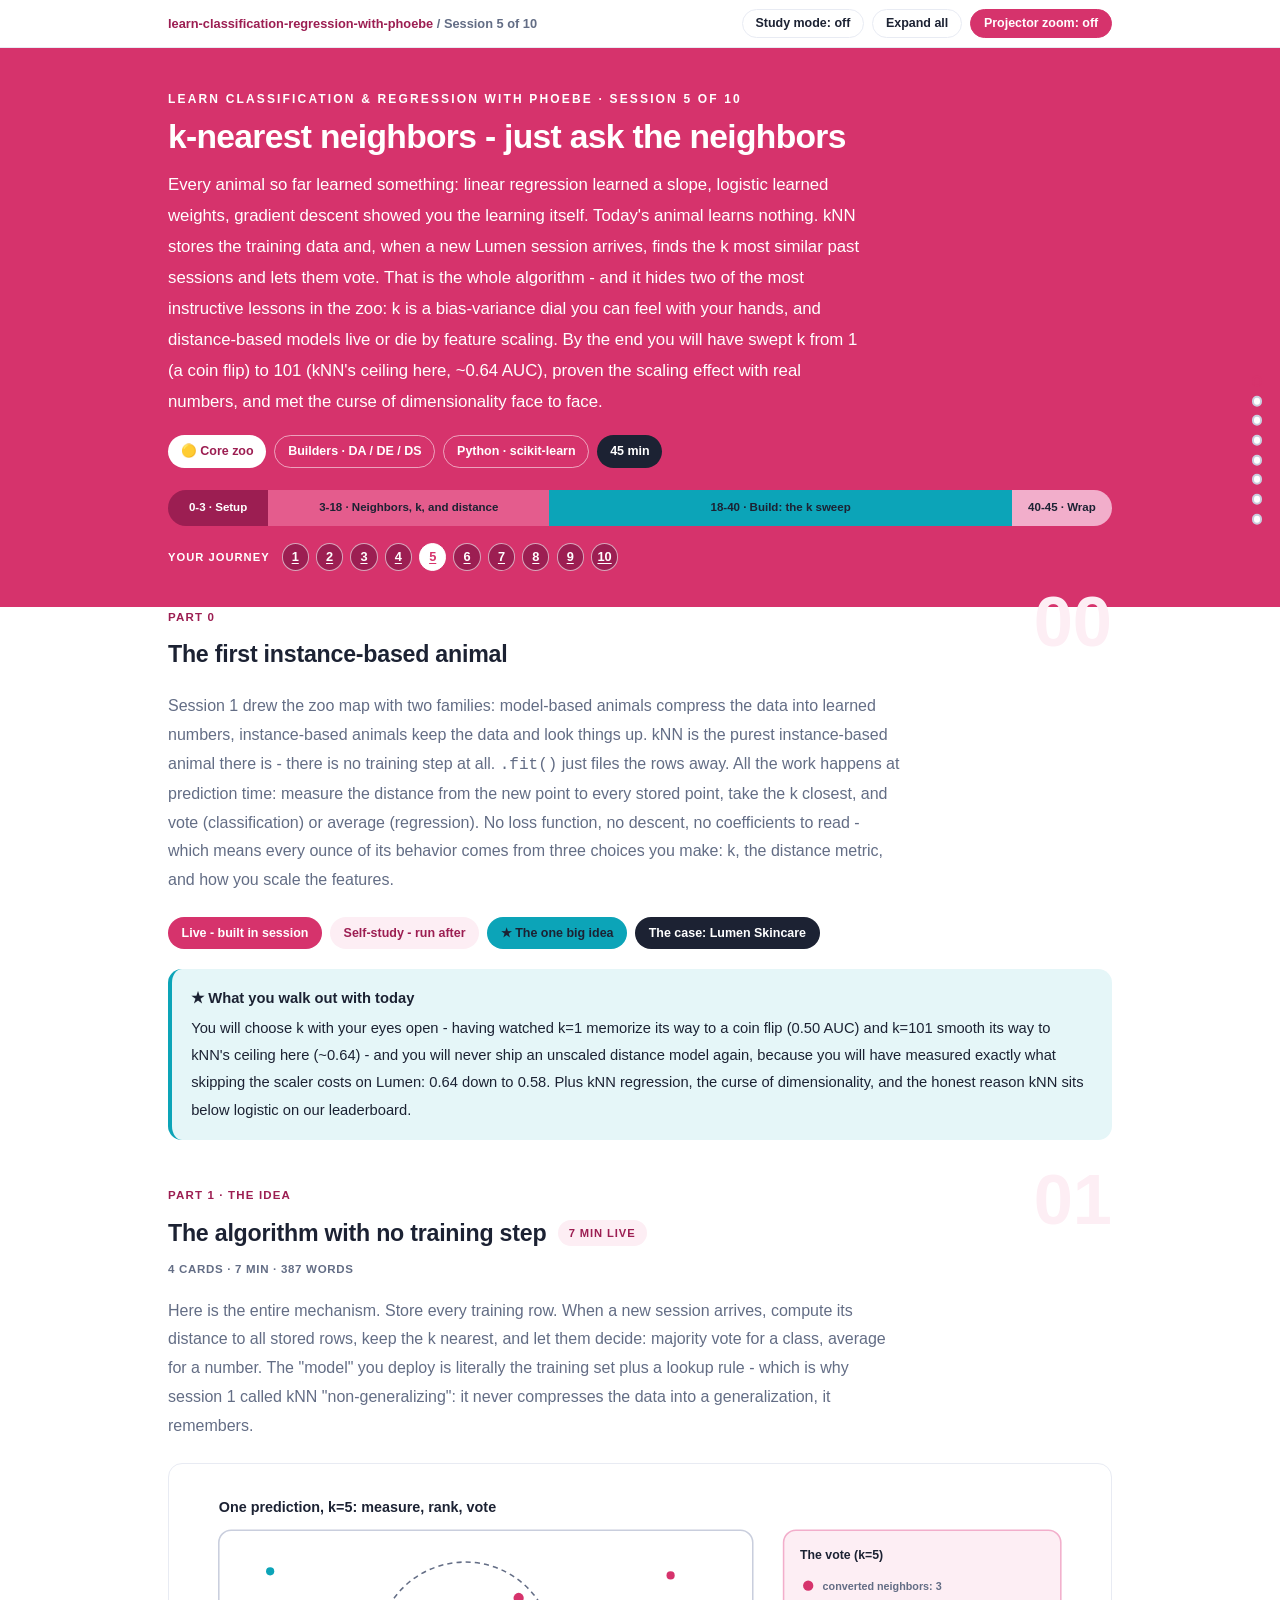
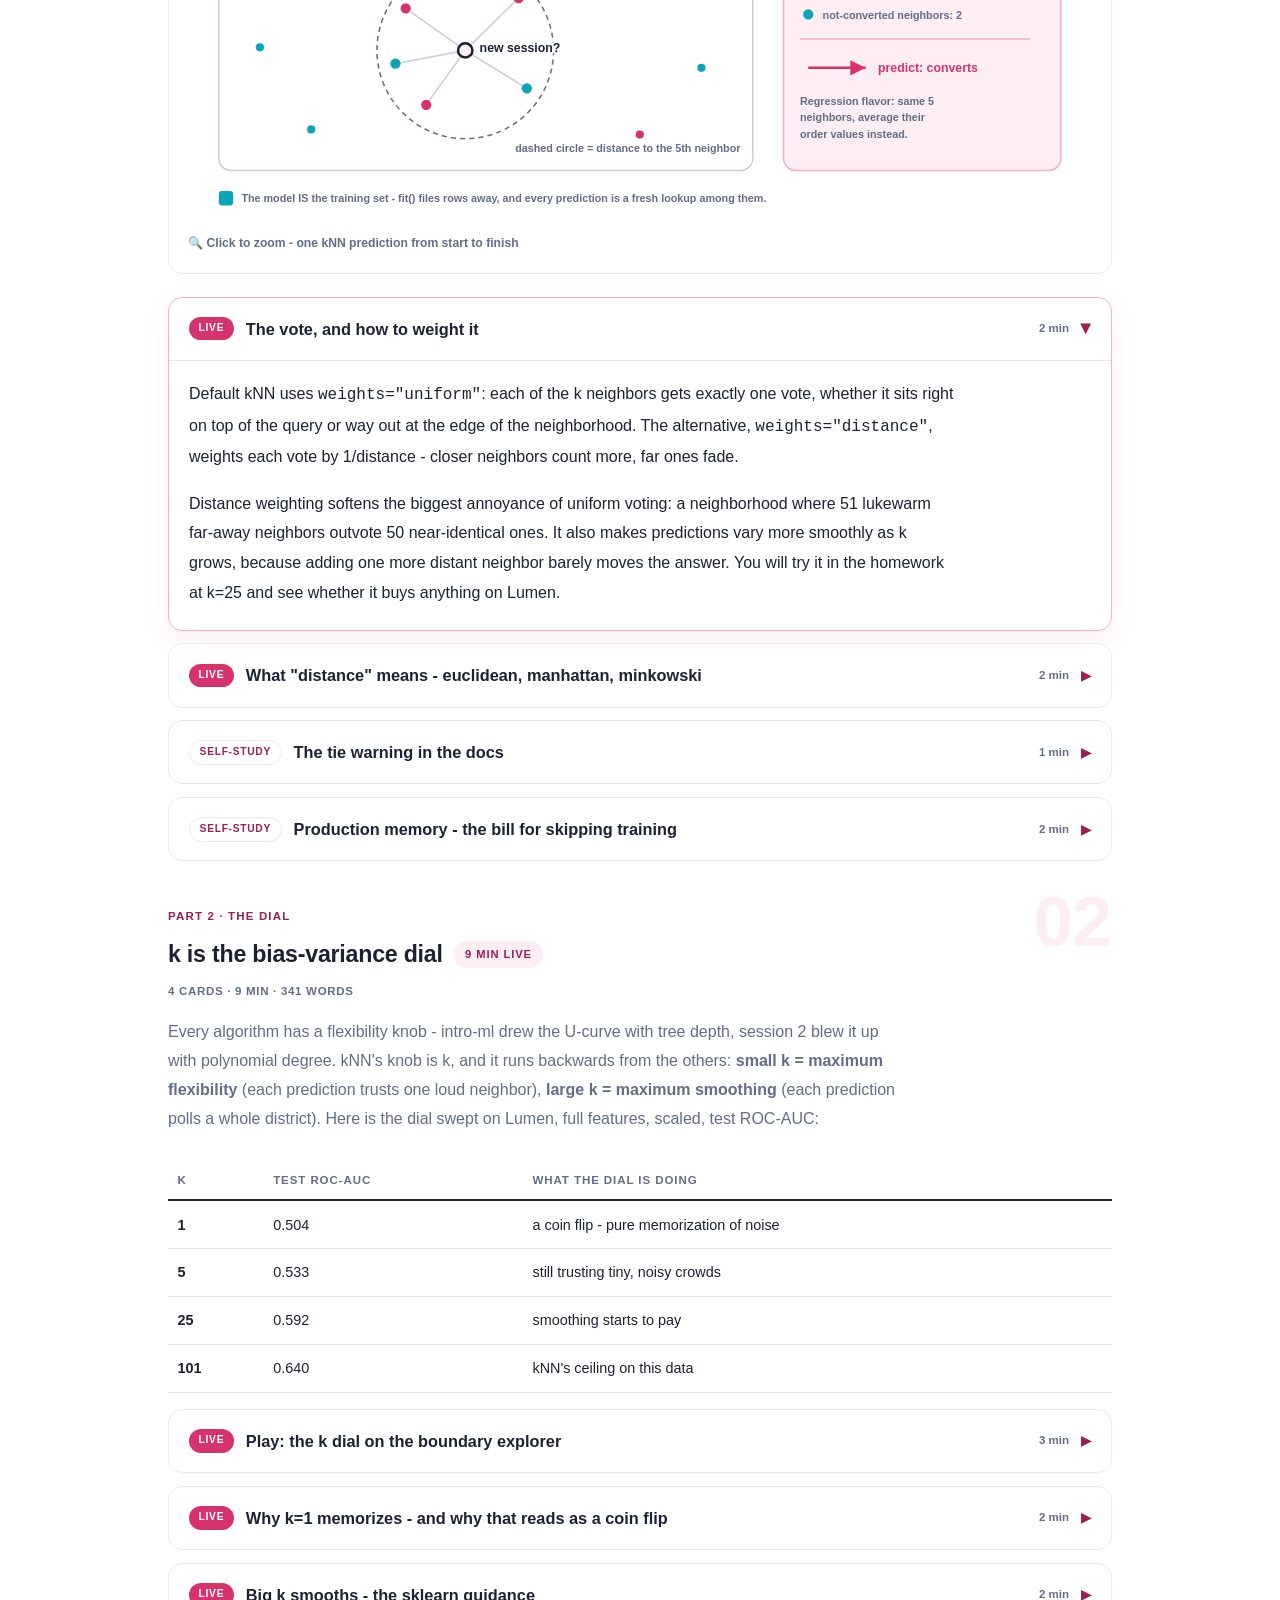
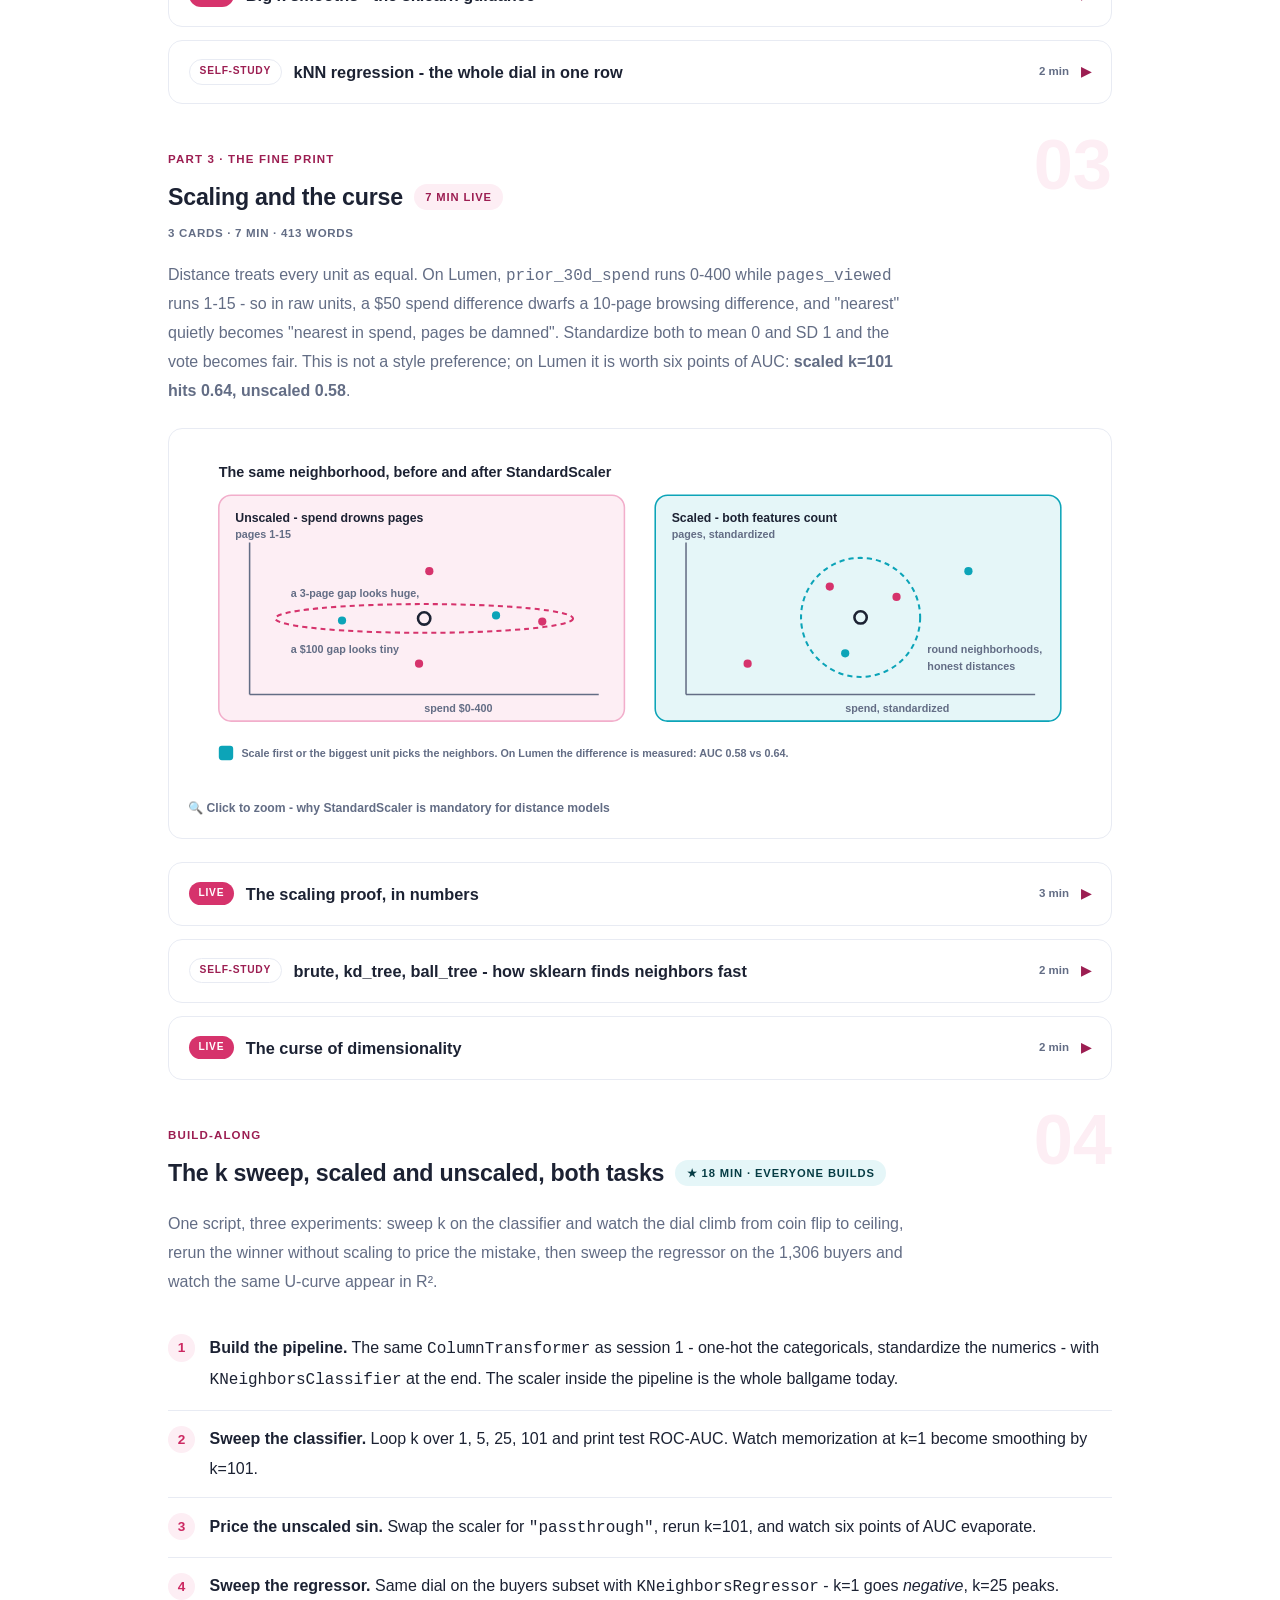
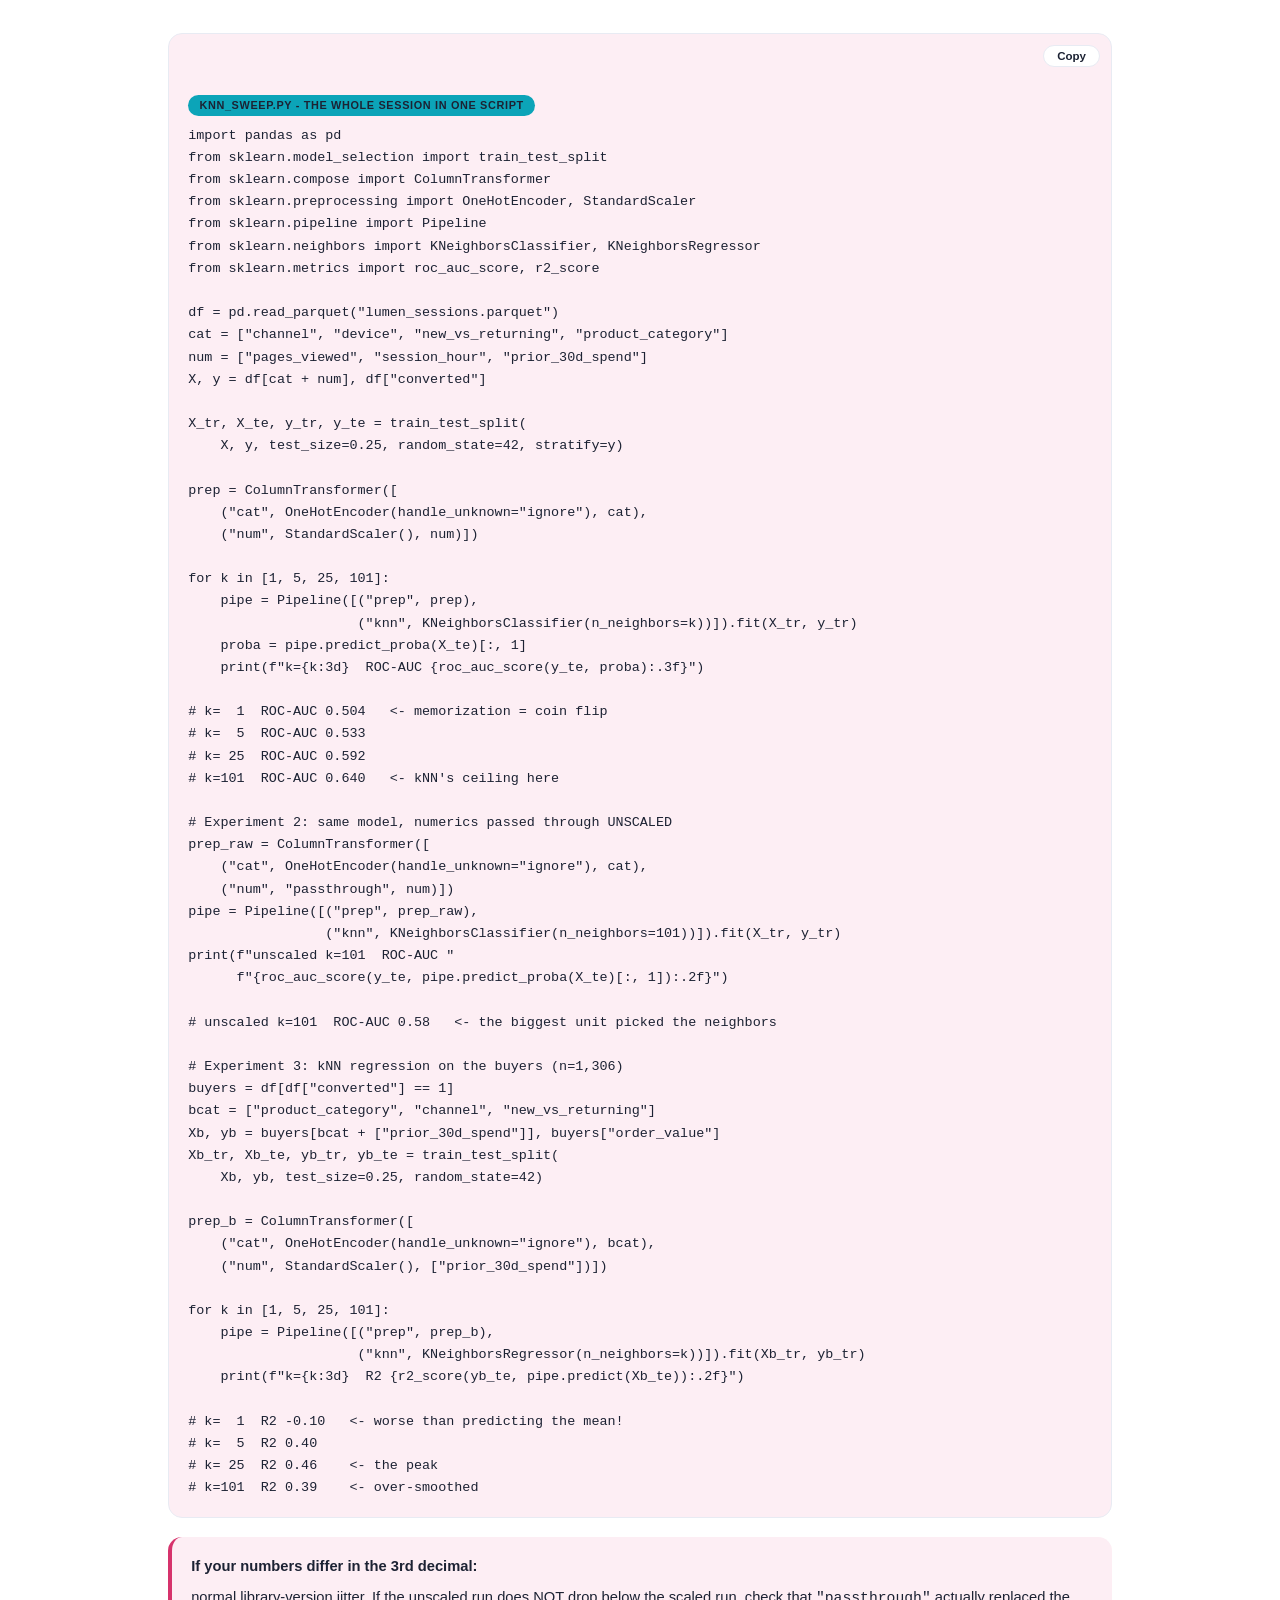
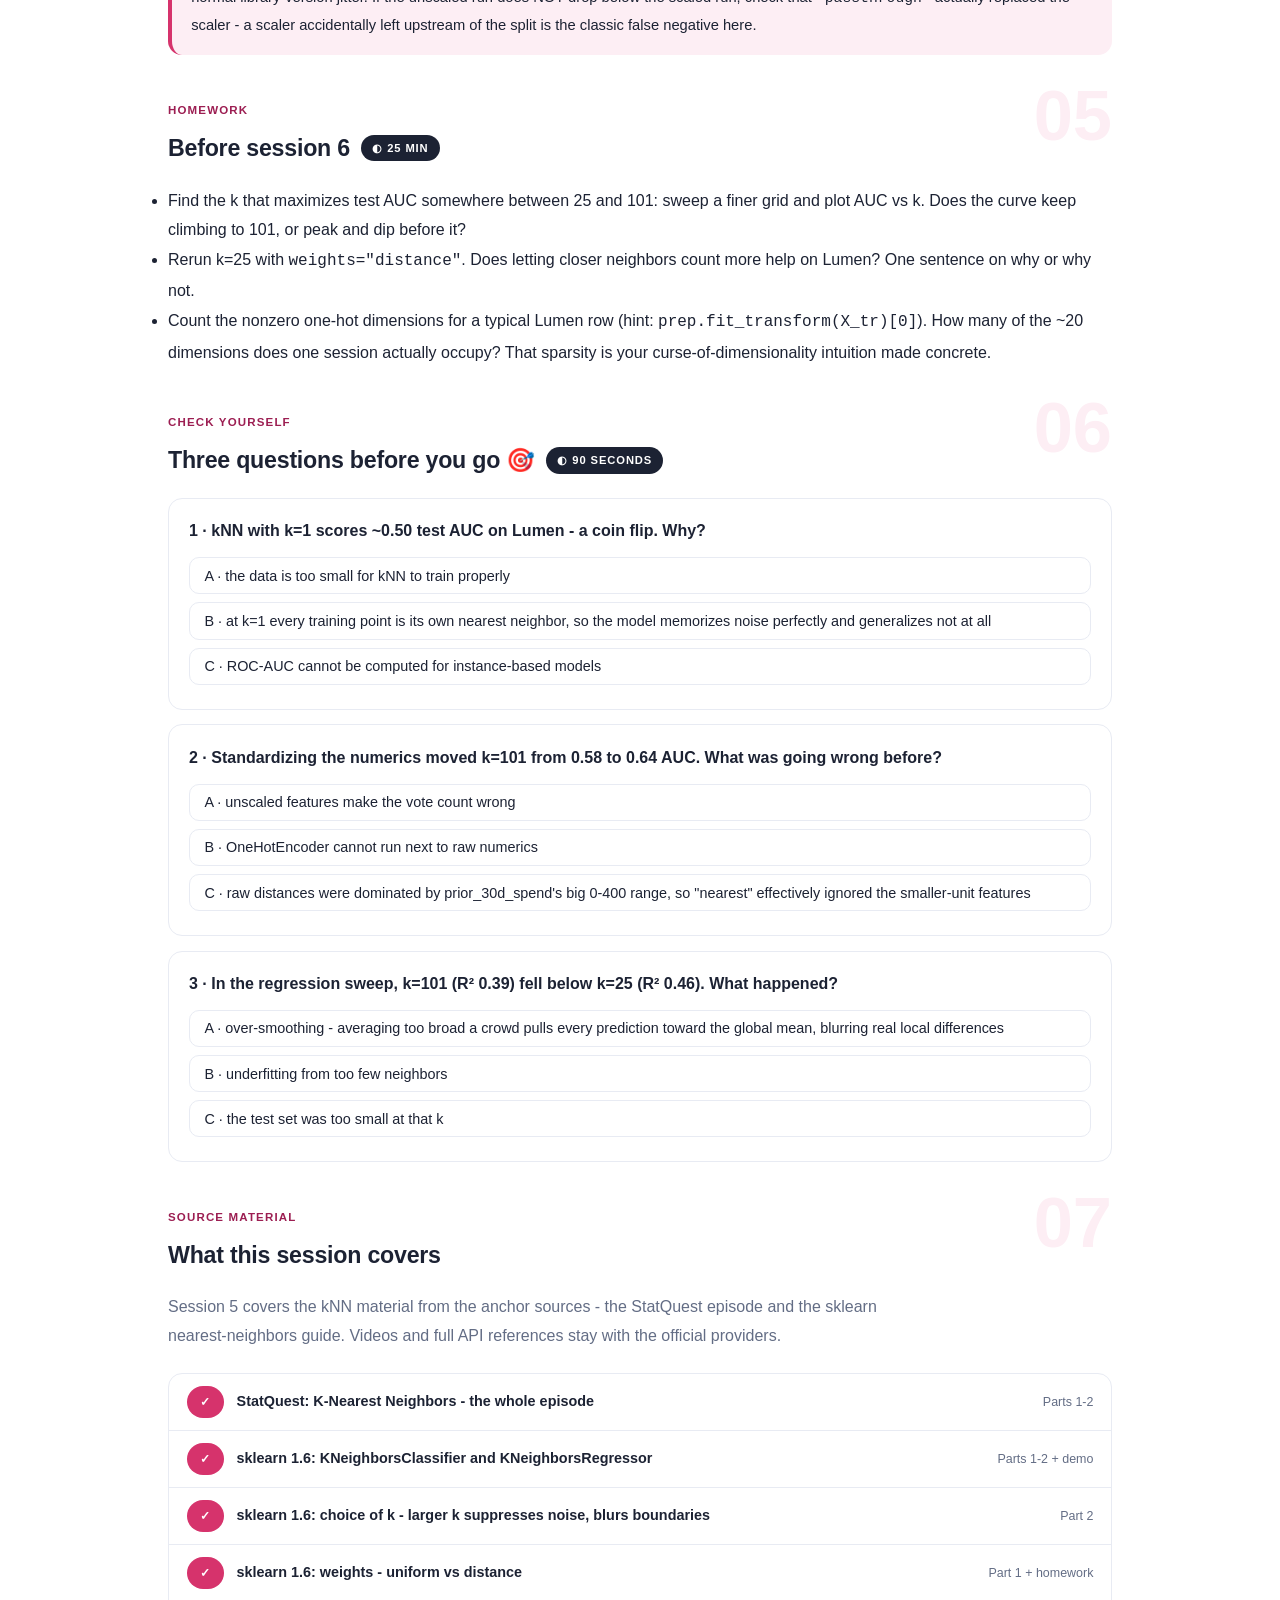
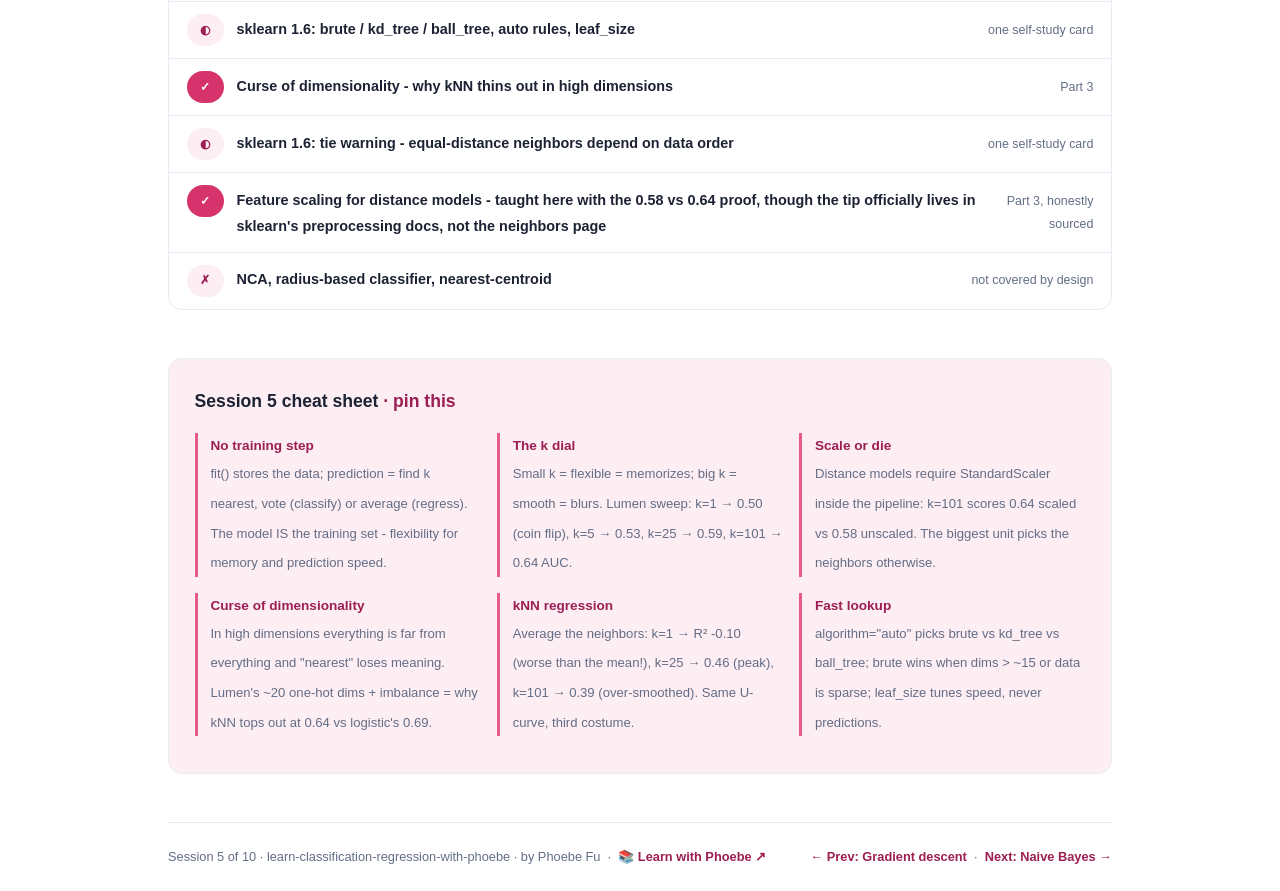
<file: courses/c5-k-nearest-neighbors.html>
<!DOCTYPE html>
<html lang="en">
<head>
<meta charset="UTF-8">
<meta name="viewport" content="width=device-width, initial-scale=1.0">
<!-- social:start -->
<meta name="description" content="Session 1 drew the zoo map with two families: model-based animals compress the data into learned numbers, instance-based animals keep the data and look things up. kNN is the purest...">
<meta property="og:type" content="article">
<meta property="og:site_name" content="Learn with Phoebe">
<meta property="og:title" content="k-nearest neighbors - just ask the neighbors - learn classification and regression with phoebe">
<meta property="og:description" content="Session 1 drew the zoo map with two families: model-based animals compress the data into learned numbers, instance-based animals keep the data and look things up. kNN is the purest...">
<meta property="og:url" content="https://phoebefu6.github.io/learn-classification-regression-with-phoebe/courses/c5-k-nearest-neighbors.html">
<meta property="og:image" content="https://phoebefu6.github.io/learn-classification-regression-with-phoebe/assets/og-cover.png">
<meta property="og:image:width" content="1200">
<meta property="og:image:height" content="630">
<meta name="twitter:card" content="summary_large_image">
<meta name="twitter:title" content="k-nearest neighbors - just ask the neighbors - learn classification and regression with phoebe">
<meta name="twitter:description" content="Session 1 drew the zoo map with two families: model-based animals compress the data into learned numbers, instance-based animals keep the data and look things up. kNN is the purest...">
<meta name="twitter:image" content="https://phoebefu6.github.io/learn-classification-regression-with-phoebe/assets/og-cover.png">
<!-- social:end -->
<title>Session 5 · k-nearest neighbors - learn classification and regression with phoebe</title>
<link rel="stylesheet" href="../assets/style.css?v=28">
</head>
<body>

<div class="toolbar">
  <div class="wrap">
    <span class="crumb"><a href="../index.html">learn-classification-regression-with-phoebe</a> / Session 5 of 10</span>
    <button class="btn" id="toggle-all" type="button">Expand all</button>
    <button class="btn primary" id="zoom-toggle" type="button">Projector zoom: off</button>
  </div>
</div>

<header class="masthead">
  <div class="wrap">
    <div class="eyebrow">Learn Classification &amp; Regression with Phoebe · Session 5 of 10</div>
    <h1>k-nearest neighbors - <span class="accent">just ask the neighbors</span></h1>
    <p class="sub">Every animal so far learned something: linear regression learned a slope, logistic learned weights, gradient descent showed you the learning itself. Today's animal learns nothing. kNN stores the training data and, when a new Lumen session arrives, finds the k most similar past sessions and lets them vote. That is the whole algorithm - and it hides two of the most instructive lessons in the zoo: k is a bias-variance dial you can feel with your hands, and distance-based models live or die by feature scaling. By the end you will have swept k from 1 (a coin flip) to 101 (kNN's ceiling here, ~0.64 AUC), proven the scaling effect with real numbers, and met the curse of dimensionality face to face.</p>
    <div class="chip-row">
      <span class="chip level">🟡 Core zoo</span>
      <span class="chip audience">Builders · DA / DE / DS</span>
      <span class="chip audience">Python · scikit-learn</span>
      <span class="chip time">45 min</span>
    </div>
    <div class="agenda">
      <span class="a1" style="flex:1">0-3 · Setup</span>
      <span class="a2" style="flex:3">3-18 · Neighbors, k, and distance</span>
      <span class="a3" style="flex:5">18-40 · Build: the k sweep</span>
      <span class="a4" style="flex:1">40-45 · Wrap</span>
    </div>
  </div>
</header>

<main class="wrap">

  <!-- ============ INTRO ============ -->
  <section class="section" id="intro">
    <div class="section-kicker">
      <span class="klabel">Part 0</span>
      <h2>The first instance-based animal</h2>
    </div>
    <p class="lede">Session 1 drew the zoo map with two families: model-based animals compress the data into learned numbers, instance-based animals keep the data and look things up. kNN is the purest instance-based animal there is - there is no training step at all. <code>.fit()</code> just files the rows away. All the work happens at prediction time: measure the distance from the new point to every stored point, take the k closest, and vote (classification) or average (regression). No loss function, no descent, no coefficients to read - which means every ounce of its behavior comes from three choices you make: k, the distance metric, and how you scale the features.</p>
    <div class="legend">
      <span class="pill solid">Live - built in session</span>
      <span class="pill light">Self-study - run after</span>
      <span class="pill amber">★ The one big idea</span>
      <span class="pill inkpill">The case: Lumen Skincare</span>
    </div>
    <div class="callout win">
      <strong>★ What you walk out with today</strong>
      You will choose k with your eyes open - having watched k=1 memorize its way to a coin flip (0.50 AUC) and k=101 smooth its way to kNN's ceiling here (~0.64) - and you will never ship an unscaled distance model again, because you will have measured exactly what skipping the scaler costs on Lumen: 0.64 down to 0.58. Plus kNN regression, the curse of dimensionality, and the honest reason kNN sits below logistic on our leaderboard.
    </div>
  </section>

  <!-- ============ PART 1: NO TRAINING STEP ============ -->
  <section class="section" id="part-1">
    <div class="section-kicker">
      <span class="klabel">Part 1 · the idea</span>
      <h2>The algorithm with no training step <span class="tag concept">7 min live</span></h2>
    </div>
    <p class="lede">Here is the entire mechanism. Store every training row. When a new session arrives, compute its distance to all stored rows, keep the k nearest, and let them decide: majority vote for a class, average for a number. The "model" you deploy is literally the training set plus a lookup rule - which is why session 1 called kNN "non-generalizing": it never compresses the data into a generalization, it remembers.</p>

    <figure class="zoomable">
      <svg viewBox="0 0 880 330" xmlns="http://www.w3.org/2000/svg" role="img" aria-label="A new query point surrounded by a dashed distance circle that reaches its 5 nearest neighbors: 3 magenta converters and 2 cyan non-converters, so the vote predicts magenta.">
        <style>
          .knAT { font: 700 14px Inter, sans-serif; fill: #1C2233; }
          .knAB { font: 700 12px Inter, sans-serif; fill: #1C2233; }
          .knAN { font: 600 10.5px Inter, sans-serif; fill: #636D85; }
          .knAM { font: 700 12px Inter, sans-serif; fill: #D6336C; }
          .knAL { stroke: #C9CEDD; stroke-width: 1.5; }
        </style>
        <defs>
          <marker id="knAh" markerWidth="8" markerHeight="8" refX="6" refY="3" orient="auto">
            <path d="M0 0 L6 3 L0 6 Z" fill="#D6336C"/>
          </marker>
        </defs>
        <text class="knAT" x="30" y="28">One prediction, k=5: measure, rank, vote</text>

        <rect x="30" y="46" width="520" height="234" rx="12" fill="none" stroke="#C9CEDD" stroke-width="1.5"/>

        <line class="knAL" x1="270" y1="163" x2="212" y2="122"/>
        <line class="knAL" x1="270" y1="163" x2="322" y2="112"/>
        <line class="knAL" x1="270" y1="163" x2="232" y2="216"/>
        <line class="knAL" x1="270" y1="163" x2="330" y2="200"/>
        <line class="knAL" x1="270" y1="163" x2="202" y2="176"/>

        <circle cx="270" cy="163" r="86" fill="none" stroke="#636D85" stroke-width="1.5" stroke-dasharray="5 4"/>

        <circle cx="212" cy="122" r="5" fill="#D6336C"/>
        <circle cx="322" cy="112" r="5" fill="#D6336C"/>
        <circle cx="232" cy="216" r="5" fill="#D6336C"/>
        <circle cx="330" cy="200" r="5" fill="#0CA4B8"/>
        <circle cx="202" cy="176" r="5" fill="#0CA4B8"/>

        <circle cx="80" cy="86" r="4" fill="#0CA4B8"/>
        <circle cx="120" cy="240" r="4" fill="#0CA4B8"/>
        <circle cx="470" cy="90" r="4" fill="#D6336C"/>
        <circle cx="500" cy="180" r="4" fill="#0CA4B8"/>
        <circle cx="440" cy="245" r="4" fill="#D6336C"/>
        <circle cx="70" cy="160" r="4" fill="#0CA4B8"/>

        <circle cx="270" cy="163" r="7" fill="#FDEEF4" stroke="#1C2233" stroke-width="2.5"/>
        <text class="knAB" x="284" y="165" stroke="#FFFFFF" stroke-width="4" stroke-linejoin="round" paint-order="stroke">new session?</text>
        <text class="knAN" x="538" y="262" text-anchor="end">dashed circle = distance to the 5th neighbor</text>

        <rect x="580" y="46" width="270" height="234" rx="12" fill="#FDEEF4" stroke="#F2AECB" stroke-width="1.5"/>
        <text class="knAB" x="596" y="74">The vote (k=5)</text>
        <circle cx="604" cy="100" r="5" fill="#D6336C"/>
        <text class="knAN" x="618" y="104">converted neighbors: 3</text>
        <circle cx="604" cy="128" r="5" fill="#0CA4B8"/>
        <text class="knAN" x="618" y="132">not-converted neighbors: 2</text>
        <line x1="596" y1="152" x2="820" y2="152" stroke="#F2AECB" stroke-width="1.5"/>
        <line x1="604" y1="180" x2="660" y2="180" stroke="#D6336C" stroke-width="2.5" marker-end="url(#knAh)"/>
        <text class="knAM" x="672" y="184">predict: converts</text>
        <text class="knAN" x="596" y="216">Regression flavor: same 5</text>
        <text class="knAN" x="596" y="232">neighbors, average their</text>
        <text class="knAN" x="596" y="248">order values instead.</text>

        <rect x="30" y="300" width="14" height="14" rx="3" fill="#0CA4B8"/>
        <text class="knAN" x="52" y="311">The model IS the training set - fit() files rows away, and every prediction is a fresh lookup among them.</text>
      </svg>
      <figcaption>🔍 Click to zoom - one kNN prediction from start to finish</figcaption>
    </figure>

    <details class="card" open>
      <summary><span class="mode live">Live</span>The vote, and how to weight it<span class="mini">2 min</span><span class="caret">▶</span></summary>
      <div class="body">
        <p>Default kNN uses <code>weights="uniform"</code>: each of the k neighbors gets exactly one vote, whether it sits right on top of the query or way out at the edge of the neighborhood. The alternative, <code>weights="distance"</code>, weights each vote by 1/distance - closer neighbors count more, far ones fade.</p>
        <p>Distance weighting softens the biggest annoyance of uniform voting: a neighborhood where 51 lukewarm far-away neighbors outvote 50 near-identical ones. It also makes predictions vary more smoothly as k grows, because adding one more distant neighbor barely moves the answer. You will try it in the homework at k=25 and see whether it buys anything on Lumen.</p>
      </div>
    </details>

    <details class="card">
      <summary><span class="mode live">Live</span>What "distance" means - euclidean, manhattan, minkowski<span class="mini">2 min</span><span class="caret">▶</span></summary>
      <div class="body">
        <p>sklearn's default metric is <strong>minkowski with p=2</strong>, which is just euclidean distance - the straight-line ruler. Set p=1 and you get <strong>manhattan</strong> distance: sum of the absolute differences per feature, the "walk the city grid" ruler that is gentler on single-feature outliers. Any p in between (or beyond) is the general minkowski family.</p>
        <p>On Lumen the choice barely moves the needle - the features are few and, after scaling, comparable. The metric matters more in high dimensions or on features with heavy tails. The knob to remember: <code>KNeighborsClassifier(metric="minkowski", p=1)</code> flips you to manhattan without changing anything else.</p>
      </div>
    </details>

    <details class="card">
      <summary><span class="mode self">Self-study</span>The tie warning in the docs<span class="mini">1 min</span><span class="caret">▶</span></summary>
      <div class="body">
        <p>A subtle honesty note straight from the sklearn neighbors guide: if the k-th and (k+1)-th neighbors sit at <em>exactly</em> the same distance but carry different labels, which one makes the cut depends on the ordering of the training data. Rare with continuous features, more common with one-hot grids where many points share coordinates - and worth knowing before you chase a "non-deterministic model" ghost in a debugging session.</p>
        <p>Practical hygiene: prefer odd k for binary problems so the vote itself cannot tie.</p>
      </div>
    </details>

    <details class="card">
      <summary><span class="mode self">Self-study</span>Production memory - the bill for skipping training<span class="mini">2 min</span><span class="caret">▶</span></summary>
      <div class="body">
        <p>No training step sounds free until deployment day: kNN ships the training data <em>as</em> the model. Every prediction scans (or tree-searches) the stored rows, so prediction cost grows with training size - the exact opposite of logistic regression, which trains slowly-ish once and then predicts with a handful of multiplications forever.</p>
        <p>This is session 1's fraud-team story coming home: the 40 GB kNN scorer next to the kilobyte logistic model. Same accuracy conversation, wildly different memory bill.</p>
        <div class="callout tip"><strong>Rule of thumb:</strong> kNN is a superb prototyping and sanity-check model, and a defensible production model only when the training set is small, low-dimensional, and rarely refreshed.</div>
      </div>
    </details>
  </section>

  <!-- ============ PART 2: THE K DIAL ============ -->
  <section class="section" id="part-2">
    <div class="section-kicker">
      <span class="klabel">Part 2 · the dial</span>
      <h2>k is the bias-variance dial <span class="tag concept">9 min live</span></h2>
    </div>
    <p class="lede">Every algorithm has a flexibility knob - intro-ml drew the U-curve with tree depth, session 2 blew it up with polynomial degree. kNN's knob is k, and it runs backwards from the others: <strong>small k = maximum flexibility</strong> (each prediction trusts one loud neighbor), <strong>large k = maximum smoothing</strong> (each prediction polls a whole district). Here is the dial swept on Lumen, full features, scaled, test ROC-AUC:</p>

    <table class="clean">
      <tr><th>k</th><th>Test ROC-AUC</th><th>What the dial is doing</th></tr>
      <tr><td>1</td><td>0.504</td><td>a coin flip - pure memorization of noise</td></tr>
      <tr><td>5</td><td>0.533</td><td>still trusting tiny, noisy crowds</td></tr>
      <tr><td>25</td><td>0.592</td><td>smoothing starts to pay</td></tr>
      <tr><td>101</td><td>0.640</td><td>kNN's ceiling on this data</td></tr>
    </table>

    <details class="card">
      <summary><span class="mode live">Live</span>Play: the k dial on the boundary explorer<span class="mini">3 min</span><span class="caret">▶</span></summary>
      <div class="body">
        <p>Drag k on the moons - watch the boundary wrap around every stray point at k=1 (memorization) and blur into an over-smoothed blob by k=75.</p>
        <div class="algo-live" data-tool="boundary" data-data="lab" data-algo="knn"></div>
      </div>
    </details>

    <details class="card">
      <summary><span class="mode live">Live</span>Why k=1 memorizes - and why that reads as a coin flip<span class="mini">2 min</span><span class="caret">▶</span></summary>
      <div class="body">
        <p>At k=1, every training point's nearest neighbor is <em>itself</em>, so training accuracy is essentially perfect - the model has memorized the data, noise and all. But a new session lands next to whichever old session happens to sit closest, and at Lumen's ~3% conversion rate in a crowded feature space, that single neighbor is nearly uninformative: test AUC 0.504, statistically a coin flip.</p>
        <p>This is the sharpest overfitting demonstration in the whole course precisely because nothing was "trained": memorization is not a training pathology, it is a flexibility pathology. Any model flexible enough to store the data will happily do so.</p>
      </div>
    </details>

    <details class="card">
      <summary><span class="mode live">Live</span>Big k smooths - the sklearn guidance<span class="mini">2 min</span><span class="caret">▶</span></summary>
      <div class="body">
        <p>The sklearn guide's advice on choosing k is refreshingly plain: a larger k suppresses the effects of noise, but makes the classification boundaries less distinct. On clean, balanced data you would tune k somewhere modest. On imbalanced data like Lumen - roughly 1 converter per 30 sessions - a converter's local neighborhood is mostly non-converters, so small k drowns the signal in noise and large k keeps helping: 0.504 → 0.533 → 0.592 → 0.640 across our sweep.</p>
        <p>But the dial does not rise forever - crank k far enough and every neighborhood contains the same city-wide average, boundaries blur, and performance slides back down. You saw exactly that over-smoothing on the moons at k=75. Where the peak sits is an empirical question, which is homework.</p>
      </div>
    </details>

    <details class="card">
      <summary><span class="mode self">Self-study</span>kNN regression - the whole dial in one row<span class="mini">2 min</span><span class="caret">▶</span></summary>
      <div class="body">
        <p>Swap the vote for an average and kNN predicts numbers: <code>KNeighborsRegressor</code> on the 1,306 Lumen buyers, predicting order value. The k sweep tells the entire bias-variance story in four values of R²:</p>
        <table class="clean">
          <tr><th>k</th><th>Test R²</th><th>Reading</th></tr>
          <tr><td>1</td><td>-0.10</td><td>worse than predicting the mean!</td></tr>
          <tr><td>5</td><td>0.40</td><td>usable</td></tr>
          <tr><td>25</td><td>0.46</td><td>the peak</td></tr>
          <tr><td>101</td><td>0.39</td><td>over-smoothed - averaging too broad a crowd</td></tr>
        </table>
        <p>Note the two failure modes bracket the peak: k=1 memorizes (negative R² - you would score better predicting $73 for everyone), k=101 over-smooths (every prediction drifts toward the global mean). Same U-curve as tree depth and polynomial degree, third costume.</p>
      </div>
    </details>
  </section>

  <!-- ============ PART 3: SCALING AND THE CURSE ============ -->
  <section class="section" id="part-3">
    <div class="section-kicker">
      <span class="klabel">Part 3 · the fine print</span>
      <h2>Scaling and the curse <span class="tag concept">7 min live</span></h2>
    </div>
    <p class="lede">Distance treats every unit as equal. On Lumen, <code>prior_30d_spend</code> runs 0-400 while <code>pages_viewed</code> runs 1-15 - so in raw units, a $50 spend difference dwarfs a 10-page browsing difference, and "nearest" quietly becomes "nearest in spend, pages be damned". Standardize both to mean 0 and SD 1 and the vote becomes fair. This is not a style preference; on Lumen it is worth six points of AUC: <strong>scaled k=101 hits 0.64, unscaled 0.58</strong>.</p>

    <figure class="zoomable">
      <svg viewBox="0 0 880 330" xmlns="http://www.w3.org/2000/svg" role="img" aria-label="Two panels comparing neighborhoods: unscaled features give a stretched flat neighborhood dominated by the spend axis, scaled features give a round neighborhood where both features count.">
        <style>
          .knBT { font: 700 14px Inter, sans-serif; fill: #1C2233; }
          .knBB { font: 700 12px Inter, sans-serif; fill: #1C2233; }
          .knBN { font: 600 10.5px Inter, sans-serif; fill: #636D85; }
        </style>
        <text class="knBT" x="30" y="28">The same neighborhood, before and after StandardScaler</text>

        <rect x="30" y="46" width="395" height="220" rx="12" fill="#FDEEF4" stroke="#F2AECB" stroke-width="1.5"/>
        <text class="knBB" x="46" y="72">Unscaled - spend drowns pages</text>
        <line x1="60" y1="240" x2="400" y2="240" stroke="#636D85" stroke-width="1.5"/>
        <line x1="60" y1="240" x2="60" y2="92" stroke="#636D85" stroke-width="1.5"/>
        <text class="knBN" x="230" y="257">spend $0-400</text>
        <text class="knBN" x="46" y="88">pages 1-15</text>
        <ellipse cx="230" cy="166" rx="145" ry="14" fill="none" stroke="#D6336C" stroke-width="2" stroke-dasharray="5 4"/>
        <circle cx="230" cy="166" r="6" fill="#FDEEF4" stroke="#1C2233" stroke-width="2.5"/>
        <circle cx="150" cy="168" r="4" fill="#0CA4B8"/>
        <circle cx="300" cy="163" r="4" fill="#0CA4B8"/>
        <circle cx="345" cy="169" r="4" fill="#D6336C"/>
        <circle cx="235" cy="120" r="4" fill="#D6336C"/>
        <circle cx="225" cy="210" r="4" fill="#D6336C"/>
        <text class="knBN" x="100" y="145">a 3-page gap looks huge,</text>
        <text class="knBN" x="100" y="200">a $100 gap looks tiny</text>

        <rect x="455" y="46" width="395" height="220" rx="12" fill="#E5F6F8" stroke="#0CA4B8" stroke-width="1.5"/>
        <text class="knBB" x="471" y="72">Scaled - both features count</text>
        <line x1="485" y1="240" x2="825" y2="240" stroke="#636D85" stroke-width="1.5"/>
        <line x1="485" y1="240" x2="485" y2="92" stroke="#636D85" stroke-width="1.5"/>
        <text class="knBN" x="640" y="257">spend, standardized</text>
        <text class="knBN" x="471" y="88">pages, standardized</text>
        <circle cx="655" cy="165" r="58" fill="none" stroke="#0CA4B8" stroke-width="2" stroke-dasharray="5 4"/>
        <circle cx="655" cy="165" r="6" fill="#E5F6F8" stroke="#1C2233" stroke-width="2.5"/>
        <circle cx="625" cy="135" r="4" fill="#D6336C"/>
        <circle cx="690" cy="145" r="4" fill="#D6336C"/>
        <circle cx="640" cy="200" r="4" fill="#0CA4B8"/>
        <circle cx="760" cy="120" r="4" fill="#0CA4B8"/>
        <circle cx="545" cy="210" r="4" fill="#D6336C"/>
        <text class="knBN" x="720" y="200">round neighborhoods,</text>
        <text class="knBN" x="720" y="216">honest distances</text>

        <rect x="30" y="290" width="14" height="14" rx="3" fill="#0CA4B8"/>
        <text class="knBN" x="52" y="301">Scale first or the biggest unit picks the neighbors. On Lumen the difference is measured: AUC 0.58 vs 0.64.</text>
      </svg>
      <figcaption>🔍 Click to zoom - why StandardScaler is mandatory for distance models</figcaption>
    </figure>

    <details class="card">
      <summary><span class="mode live">Live</span>The scaling proof, in numbers<span class="mini">3 min</span><span class="caret">▶</span></summary>
      <div class="body">
        <p>Same pipeline, same k=101, one change - pass the numerics through raw instead of standardizing them - and test AUC drops from <strong>0.64 to 0.58</strong>. Nothing else moved. In the unscaled run, <code>prior_30d_spend</code>'s 0-400 range dominates every distance computation, so the neighbor sets are effectively chosen by spend alone; pages, hour, and most of the one-hot signal get shouted down.</p>
        <p>The fix is one line in the <code>ColumnTransformer</code>, and the discipline you already own from intro-ml applies: the scaler lives <em>inside</em> the pipeline and is fit on train only, so no test-set statistics leak in.</p>
        <div class="callout example"><span class="ex-pill">Real world</span>A retention team once "upgraded" a churn model's spend feature from dollars to cents for consistency with the billing system - and their kNN scorer's recall quietly cratered. Multiplying one feature by 100 rewrote every neighborhood in the model. Nobody touched the algorithm; everybody trusted the units. Distance models make your unit choices load-bearing.</div>
      </div>
    </details>

    <details class="card">
      <summary><span class="mode self">Self-study</span>brute, kd_tree, ball_tree - how sklearn finds neighbors fast<span class="mini">2 min</span><span class="caret">▶</span></summary>
      <div class="body">
        <p>Naively, each prediction compares the query to all N stored rows - <code>algorithm="brute"</code>, exact and fine for small data. For bigger data sklearn can pre-organize the rows into a <strong>kd_tree</strong> (splits space along coordinate axes; shines in low dimensions) or a <strong>ball_tree</strong> (nests points inside hyperspheres; holds up better as dimensions climb). Both prune away whole regions that provably cannot contain a nearest neighbor.</p>
        <p>The default <code>algorithm="auto"</code> chooses for you, and its rules are worth knowing: it falls back to brute force when the data is sparse or when dimensionality is high (above 15 or so, tree structures stop paying for themselves - our one-hot-heavy Lumen matrix is exactly that case). The <code>leaf_size</code> knob (default 30) tunes when the trees stop splitting and hand over to brute force at the leaves - it affects speed and memory, never the predictions.</p>
      </div>
    </details>

    <details class="card">
      <summary><span class="mode live">Live</span>The curse of dimensionality<span class="mini">2 min</span><span class="caret">▶</span></summary>
      <div class="body">
        <p>Distance-based reasoning degrades as dimensions pile up. In high-dimensional space, everything is far from everything - the volume grows so fast that your training points become lonely, and the gap between the nearest and farthest neighbor shrinks until "nearest" barely means anything. The vote is only as good as the neighbors' relevance, and in high dimensions relevance thins out.</p>
        <p>Lumen after one-hot encoding lives in roughly 20 dimensions - modest, but enough to blunt the tool. That, plus the harsh class imbalance, is the honest reason kNN tops out at 0.64 here while logistic - which learns a global pattern instead of trusting local crowds - reaches 0.69. Not a broken model; a mismatched one. Session 9 turns this instinct into a checklist.</p>
      </div>
    </details>
  </section>

  <!-- ============ DEMO ============ -->
  <section class="section" id="demo-1">
    <div class="section-kicker">
      <span class="klabel">Build-along</span>
      <h2>The k sweep, scaled and unscaled, both tasks <span class="tag demo">★ 18 min · everyone builds</span></h2>
    </div>
    <p class="lede">One script, three experiments: sweep k on the classifier and watch the dial climb from coin flip to ceiling, rerun the winner without scaling to price the mistake, then sweep the regressor on the 1,306 buyers and watch the same U-curve appear in R².</p>

    <div class="steps">
      <div class="step"><p><strong>Build the pipeline.</strong> The same <code>ColumnTransformer</code> as session 1 - one-hot the categoricals, standardize the numerics - with <code>KNeighborsClassifier</code> at the end. The scaler inside the pipeline is the whole ballgame today.</p></div>
      <div class="step"><p><strong>Sweep the classifier.</strong> Loop k over 1, 5, 25, 101 and print test ROC-AUC. Watch memorization at k=1 become smoothing by k=101.</p></div>
      <div class="step"><p><strong>Price the unscaled sin.</strong> Swap the scaler for <code>"passthrough"</code>, rerun k=101, and watch six points of AUC evaporate.</p></div>
      <div class="step"><p><strong>Sweep the regressor.</strong> Same dial on the buyers subset with <code>KNeighborsRegressor</code> - k=1 goes <em>negative</em>, k=25 peaks.</p></div>
    </div>

    <div class="prompt-box good">
      <span class="label">knn_sweep.py - the whole session in one script</span>import pandas as pd
from sklearn.model_selection import train_test_split
from sklearn.compose import ColumnTransformer
from sklearn.preprocessing import OneHotEncoder, StandardScaler
from sklearn.pipeline import Pipeline
from sklearn.neighbors import KNeighborsClassifier, KNeighborsRegressor
from sklearn.metrics import roc_auc_score, r2_score

df = pd.read_parquet("lumen_sessions.parquet")
cat = ["channel", "device", "new_vs_returning", "product_category"]
num = ["pages_viewed", "session_hour", "prior_30d_spend"]
X, y = df[cat + num], df["converted"]

X_tr, X_te, y_tr, y_te = train_test_split(
    X, y, test_size=0.25, random_state=42, stratify=y)

prep = ColumnTransformer([
    ("cat", OneHotEncoder(handle_unknown="ignore"), cat),
    ("num", StandardScaler(), num)])

for k in [1, 5, 25, 101]:
    pipe = Pipeline([("prep", prep),
                     ("knn", KNeighborsClassifier(n_neighbors=k))]).fit(X_tr, y_tr)
    proba = pipe.predict_proba(X_te)[:, 1]
    print(f"k={k:3d}  ROC-AUC {roc_auc_score(y_te, proba):.3f}")

# k=  1  ROC-AUC 0.504   &lt;- memorization = coin flip
# k=  5  ROC-AUC 0.533
# k= 25  ROC-AUC 0.592
# k=101  ROC-AUC 0.640   &lt;- kNN's ceiling here

# Experiment 2: same model, numerics passed through UNSCALED
prep_raw = ColumnTransformer([
    ("cat", OneHotEncoder(handle_unknown="ignore"), cat),
    ("num", "passthrough", num)])
pipe = Pipeline([("prep", prep_raw),
                 ("knn", KNeighborsClassifier(n_neighbors=101))]).fit(X_tr, y_tr)
print(f"unscaled k=101  ROC-AUC "
      f"{roc_auc_score(y_te, pipe.predict_proba(X_te)[:, 1]):.2f}")

# unscaled k=101  ROC-AUC 0.58   &lt;- the biggest unit picked the neighbors

# Experiment 3: kNN regression on the buyers (n=1,306)
buyers = df[df["converted"] == 1]
bcat = ["product_category", "channel", "new_vs_returning"]
Xb, yb = buyers[bcat + ["prior_30d_spend"]], buyers["order_value"]
Xb_tr, Xb_te, yb_tr, yb_te = train_test_split(
    Xb, yb, test_size=0.25, random_state=42)

prep_b = ColumnTransformer([
    ("cat", OneHotEncoder(handle_unknown="ignore"), bcat),
    ("num", StandardScaler(), ["prior_30d_spend"])])

for k in [1, 5, 25, 101]:
    pipe = Pipeline([("prep", prep_b),
                     ("knn", KNeighborsRegressor(n_neighbors=k))]).fit(Xb_tr, yb_tr)
    print(f"k={k:3d}  R2 {r2_score(yb_te, pipe.predict(Xb_te)):.2f}")

# k=  1  R2 -0.10   &lt;- worse than predicting the mean!
# k=  5  R2 0.40
# k= 25  R2 0.46    &lt;- the peak
# k=101  R2 0.39    &lt;- over-smoothed</div>

    <div class="callout tip"><strong>If your numbers differ in the 3rd decimal:</strong> normal library-version jitter. If the unscaled run does NOT drop below the scaled run, check that <code>"passthrough"</code> actually replaced the scaler - a scaler accidentally left upstream of the split is the classic false negative here.</div>
  </section>

  <!-- ============ EXERCISE ============ -->
  <section class="section" id="exercise">
    <div class="section-kicker">
      <span class="klabel">Homework</span>
      <h2>Before session 6 <span class="tag exercise">◐ 25 min</span></h2>
    </div>
    <ul>
      <li>Find the k that maximizes test AUC somewhere between 25 and 101: sweep a finer grid and plot AUC vs k. Does the curve keep climbing to 101, or peak and dip before it?</li>
      <li>Rerun k=25 with <code>weights="distance"</code>. Does letting closer neighbors count more help on Lumen? One sentence on why or why not.</li>
      <li>Count the nonzero one-hot dimensions for a typical Lumen row (hint: <code>prep.fit_transform(X_tr)[0]</code>). How many of the ~20 dimensions does one session actually occupy? That sparsity is your curse-of-dimensionality intuition made concrete.</li>
    </ul>
  </section>

  <!-- ============ QUIZ ============ -->
  <section class="section" id="quiz">
    <div class="section-kicker">
      <span class="klabel">Check yourself</span>
      <h2>Three questions before you go 🎯 <span class="tag exercise">◐ 90 seconds</span></h2>
    </div>
    <div class="quiz-q" data-answer="1">
      <p class="qtext">1 · kNN with k=1 scores ~0.50 test AUC on Lumen - a coin flip. Why?</p>
      <button class="qopt" type="button">A · the data is too small for kNN to train properly</button>
      <button class="qopt" type="button">B · at k=1 every training point is its own nearest neighbor, so the model memorizes noise perfectly and generalizes not at all</button>
      <button class="qopt" type="button">C · ROC-AUC cannot be computed for instance-based models</button>
      <p class="qwhy">There is no training to go wrong - k=1 is a flexibility pathology. Train accuracy is essentially perfect (each point predicts itself), while a new session inherits the label of one nearly-random neighbor: 0.504 AUC, statistically a coin flip.</p>
    </div>
    <div class="quiz-q" data-answer="2">
      <p class="qtext">2 · Standardizing the numerics moved k=101 from 0.58 to 0.64 AUC. What was going wrong before?</p>
      <button class="qopt" type="button">A · unscaled features make the vote count wrong</button>
      <button class="qopt" type="button">B · OneHotEncoder cannot run next to raw numerics</button>
      <button class="qopt" type="button">C · raw distances were dominated by prior_30d_spend's big 0-400 range, so "nearest" effectively ignored the smaller-unit features</button>
      <p class="qwhy">Distance treats every unit as equal, so the feature with the biggest range picks the neighbors. Standardizing puts spend, pages, and hour on the same footing - worth six points of AUC on Lumen, measured, not asserted.</p>
    </div>
    <div class="quiz-q" data-answer="0">
      <p class="qtext">3 · In the regression sweep, k=101 (R² 0.39) fell below k=25 (R² 0.46). What happened?</p>
      <button class="qopt" type="button">A · over-smoothing - averaging too broad a crowd pulls every prediction toward the global mean, blurring real local differences</button>
      <button class="qopt" type="button">B · underfitting from too few neighbors</button>
      <button class="qopt" type="button">C · the test set was too small at that k</button>
      <p class="qwhy">The dial has two bad ends: k=1 memorizes (R² -0.10, worse than predicting the mean) and k=101 over-smooths. The peak in between - k=25, R² 0.46 - is the bias-variance sweet spot, found by validation, never by faith.</p>
    </div>
    <p class="quiz-score"></p>
  </section>

  <!-- ============ OFFICIAL SOURCES ============ -->
  <section class="section" id="official">
    <div class="section-kicker">
      <span class="klabel">Source material</span>
      <h2>What this session covers</h2>
    </div>
    <p class="lede">Session 5 covers the kNN material from the anchor sources - the StatQuest episode and the sklearn nearest-neighbors guide. Videos and full API references stay with the official providers.</p>
    <div class="covered">
      <div class="covered-row"><span class="status pill solid">✓</span><span class="name">StatQuest: K-Nearest Neighbors - the whole episode</span><span class="note">Parts 1-2</span></div>
      <div class="covered-row"><span class="status pill solid">✓</span><span class="name">sklearn 1.6: KNeighborsClassifier and KNeighborsRegressor</span><span class="note">Parts 1-2 + demo</span></div>
      <div class="covered-row"><span class="status pill solid">✓</span><span class="name">sklearn 1.6: choice of k - larger k suppresses noise, blurs boundaries</span><span class="note">Part 2</span></div>
      <div class="covered-row"><span class="status pill solid">✓</span><span class="name">sklearn 1.6: weights - uniform vs distance</span><span class="note">Part 1 + homework</span></div>
      <div class="covered-row"><span class="status pill light">◐</span><span class="name">sklearn 1.6: brute / kd_tree / ball_tree, auto rules, leaf_size</span><span class="note">one self-study card</span></div>
      <div class="covered-row"><span class="status pill solid">✓</span><span class="name">Curse of dimensionality - why kNN thins out in high dimensions</span><span class="note">Part 3</span></div>
      <div class="covered-row"><span class="status pill light">◐</span><span class="name">sklearn 1.6: tie warning - equal-distance neighbors depend on data order</span><span class="note">one self-study card</span></div>
      <div class="covered-row"><span class="status pill solid">✓</span><span class="name">Feature scaling for distance models - taught here with the 0.58 vs 0.64 proof, though the tip officially lives in sklearn's preprocessing docs, not the neighbors page</span><span class="note">Part 3, honestly sourced</span></div>
      <div class="covered-row"><span class="status pill light">✗</span><span class="name">NCA, radius-based classifier, nearest-centroid</span><span class="note">not covered by design</span></div>
    </div>
  </section>

  <!-- ============ CHEAT SHEET ============ -->
  <section class="cheat" id="cheatsheet">
    <h3>Session 5 cheat sheet <span>· pin this</span></h3>
    <div class="grid-2">
      <div class="cheat-item"><b>No training step</b><span>fit() stores the data; prediction = find k nearest, vote (classify) or average (regress). The model IS the training set - flexibility for memory and prediction speed.</span></div>
      <div class="cheat-item"><b>The k dial</b><span>Small k = flexible = memorizes; big k = smooth = blurs. Lumen sweep: k=1 → 0.50 (coin flip), k=5 → 0.53, k=25 → 0.59, k=101 → 0.64 AUC.</span></div>
      <div class="cheat-item"><b>Scale or die</b><span>Distance models require StandardScaler inside the pipeline: k=101 scores 0.64 scaled vs 0.58 unscaled. The biggest unit picks the neighbors otherwise.</span></div>
      <div class="cheat-item"><b>Curse of dimensionality</b><span>In high dimensions everything is far from everything and "nearest" loses meaning. Lumen's ~20 one-hot dims + imbalance = why kNN tops out at 0.64 vs logistic's 0.69.</span></div>
      <div class="cheat-item"><b>kNN regression</b><span>Average the neighbors: k=1 → R² -0.10 (worse than the mean!), k=25 → 0.46 (peak), k=101 → 0.39 (over-smoothed). Same U-curve, third costume.</span></div>
      <div class="cheat-item"><b>Fast lookup</b><span>algorithm="auto" picks brute vs kd_tree vs ball_tree; brute wins when dims &gt; ~15 or data is sparse; leaf_size tunes speed, never predictions.</span></div>
    </div>
  </section>

  <footer class="pagefoot">
    <span>Session 5 of 10 · learn-classification-regression-with-phoebe · by Phoebe Fu &nbsp;·&nbsp; 📚 <a href="https://phoebefu6.github.io/learn-with-phoebe/">Learn with Phoebe ↗</a></span>
    <span><a href="c4-gradient-descent.html">← Prev: Gradient descent</a> &nbsp;·&nbsp; <a href="c6-naive-bayes.html">Next: Naive Bayes →</a></span>
  </footer>

</main>

<script src="../assets/app.js?v=27"></script>
<script src="../assets/algo-live.js?v=6"></script>
</body>
</html>
</file>
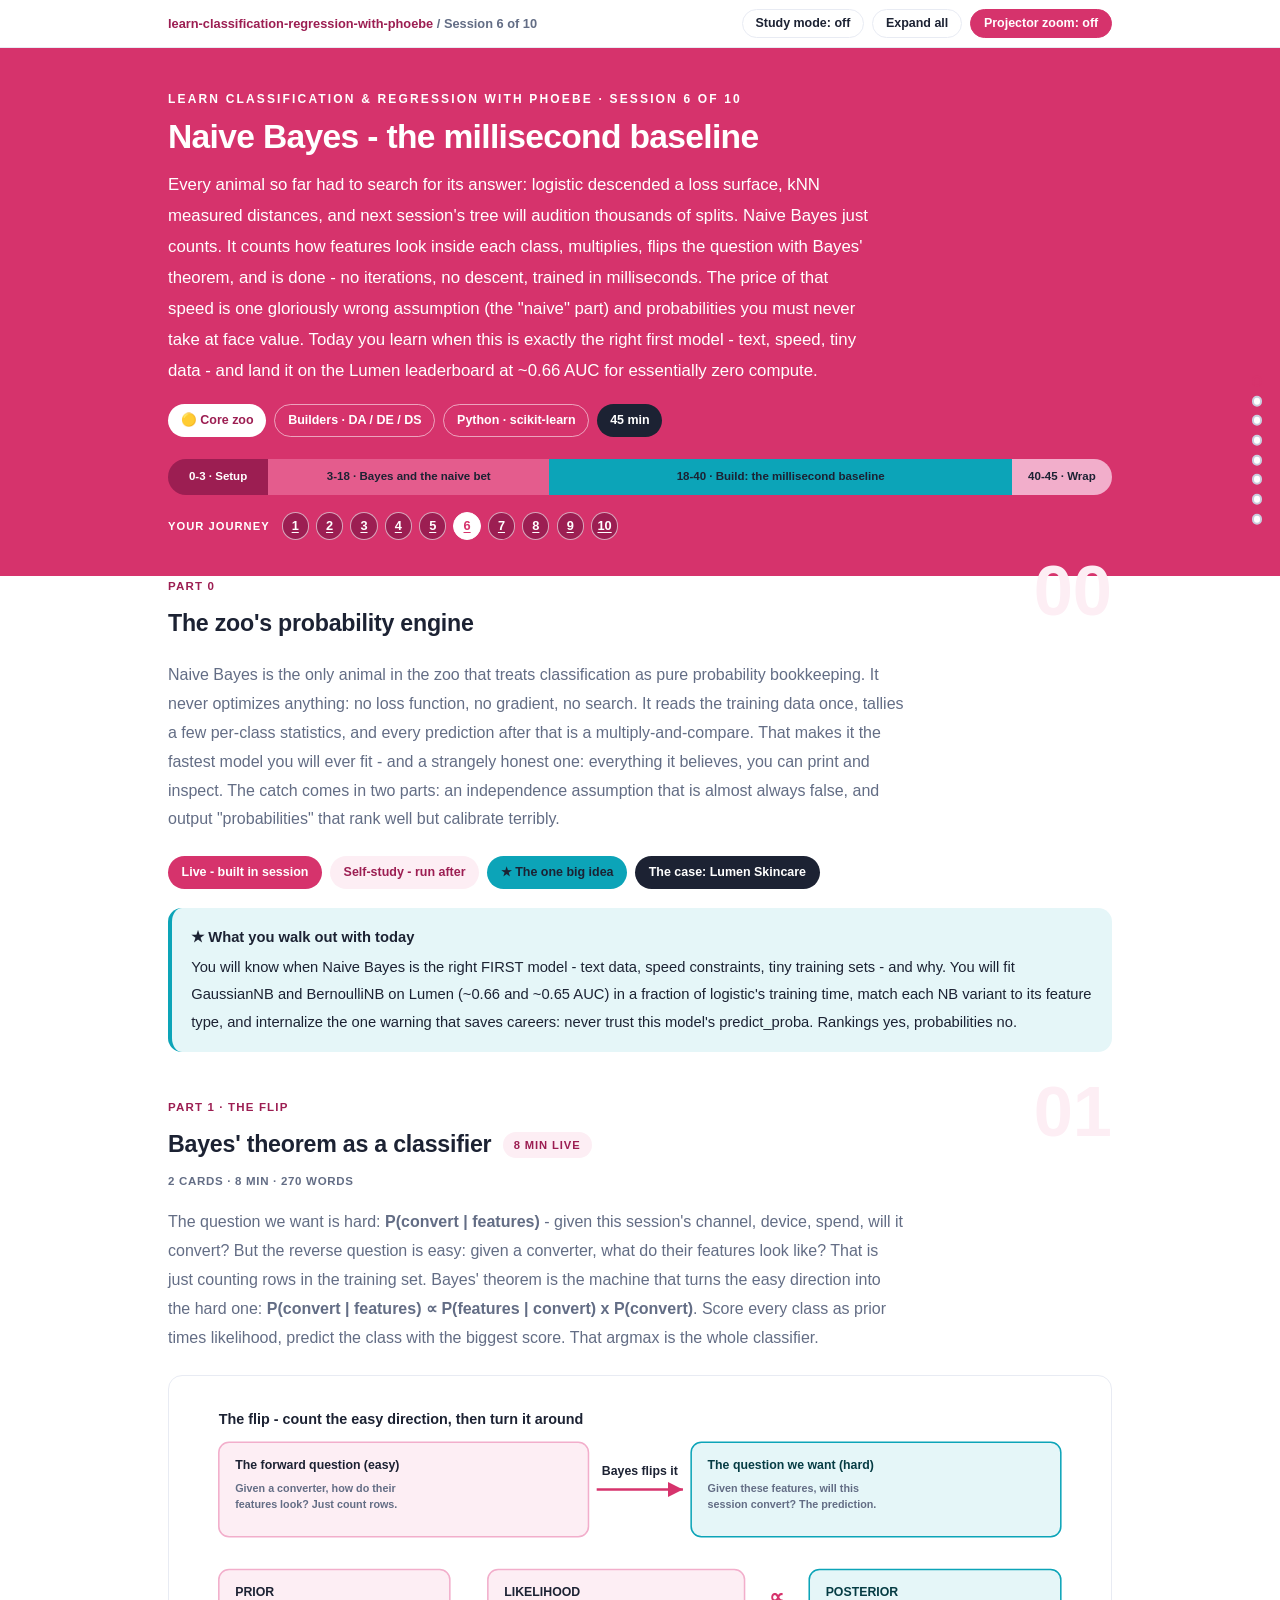
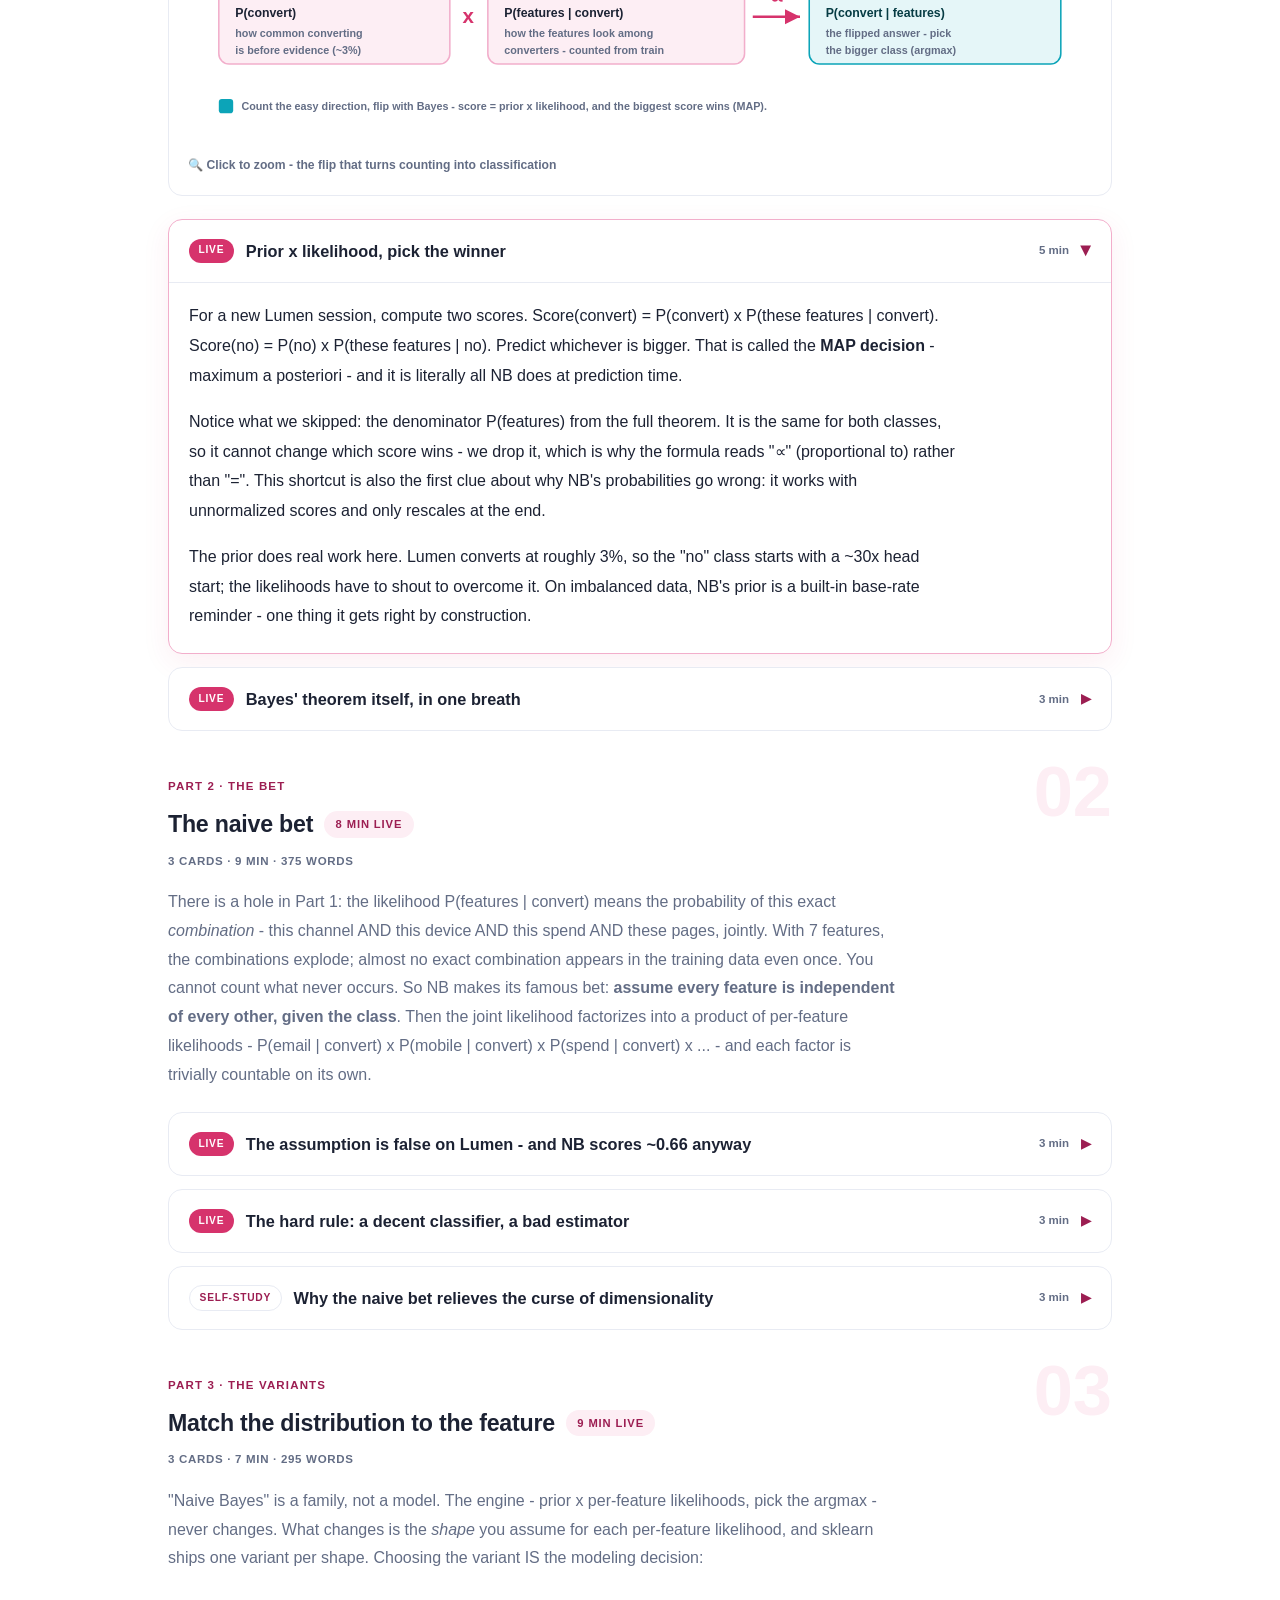
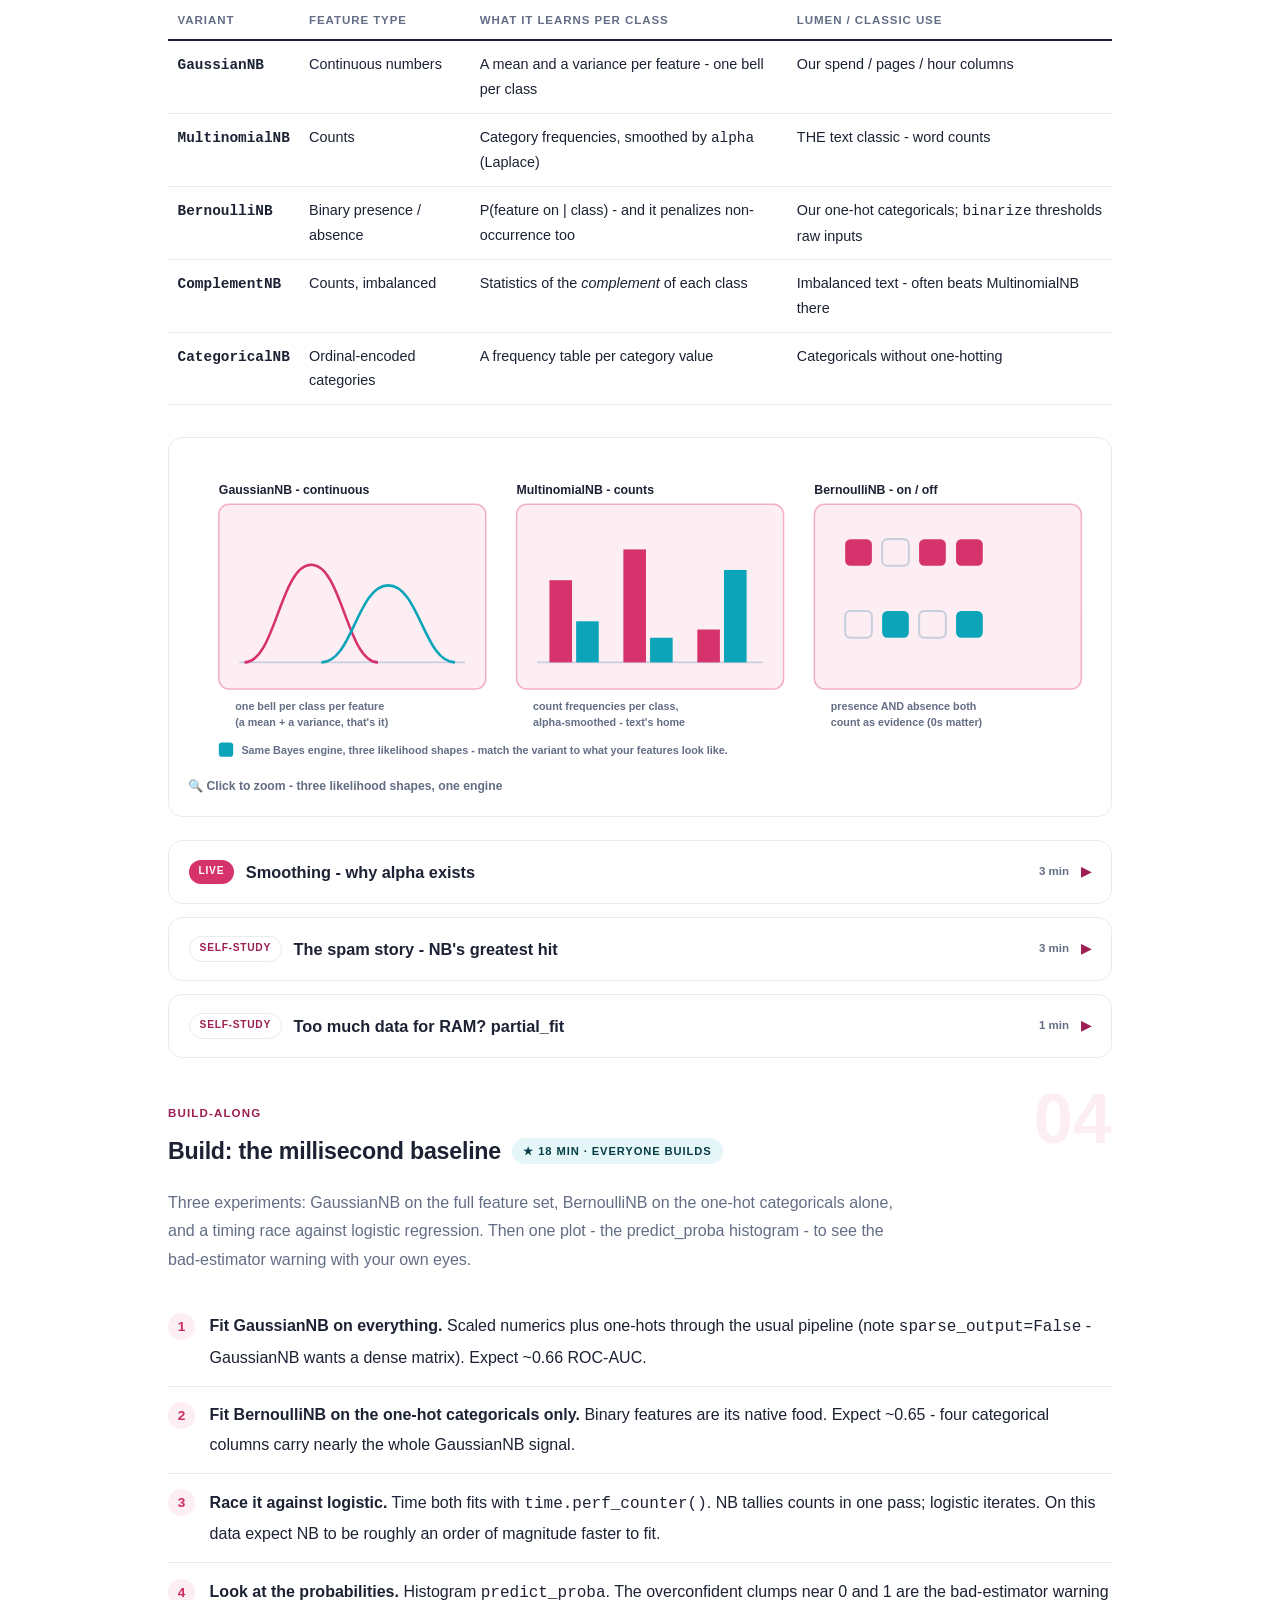
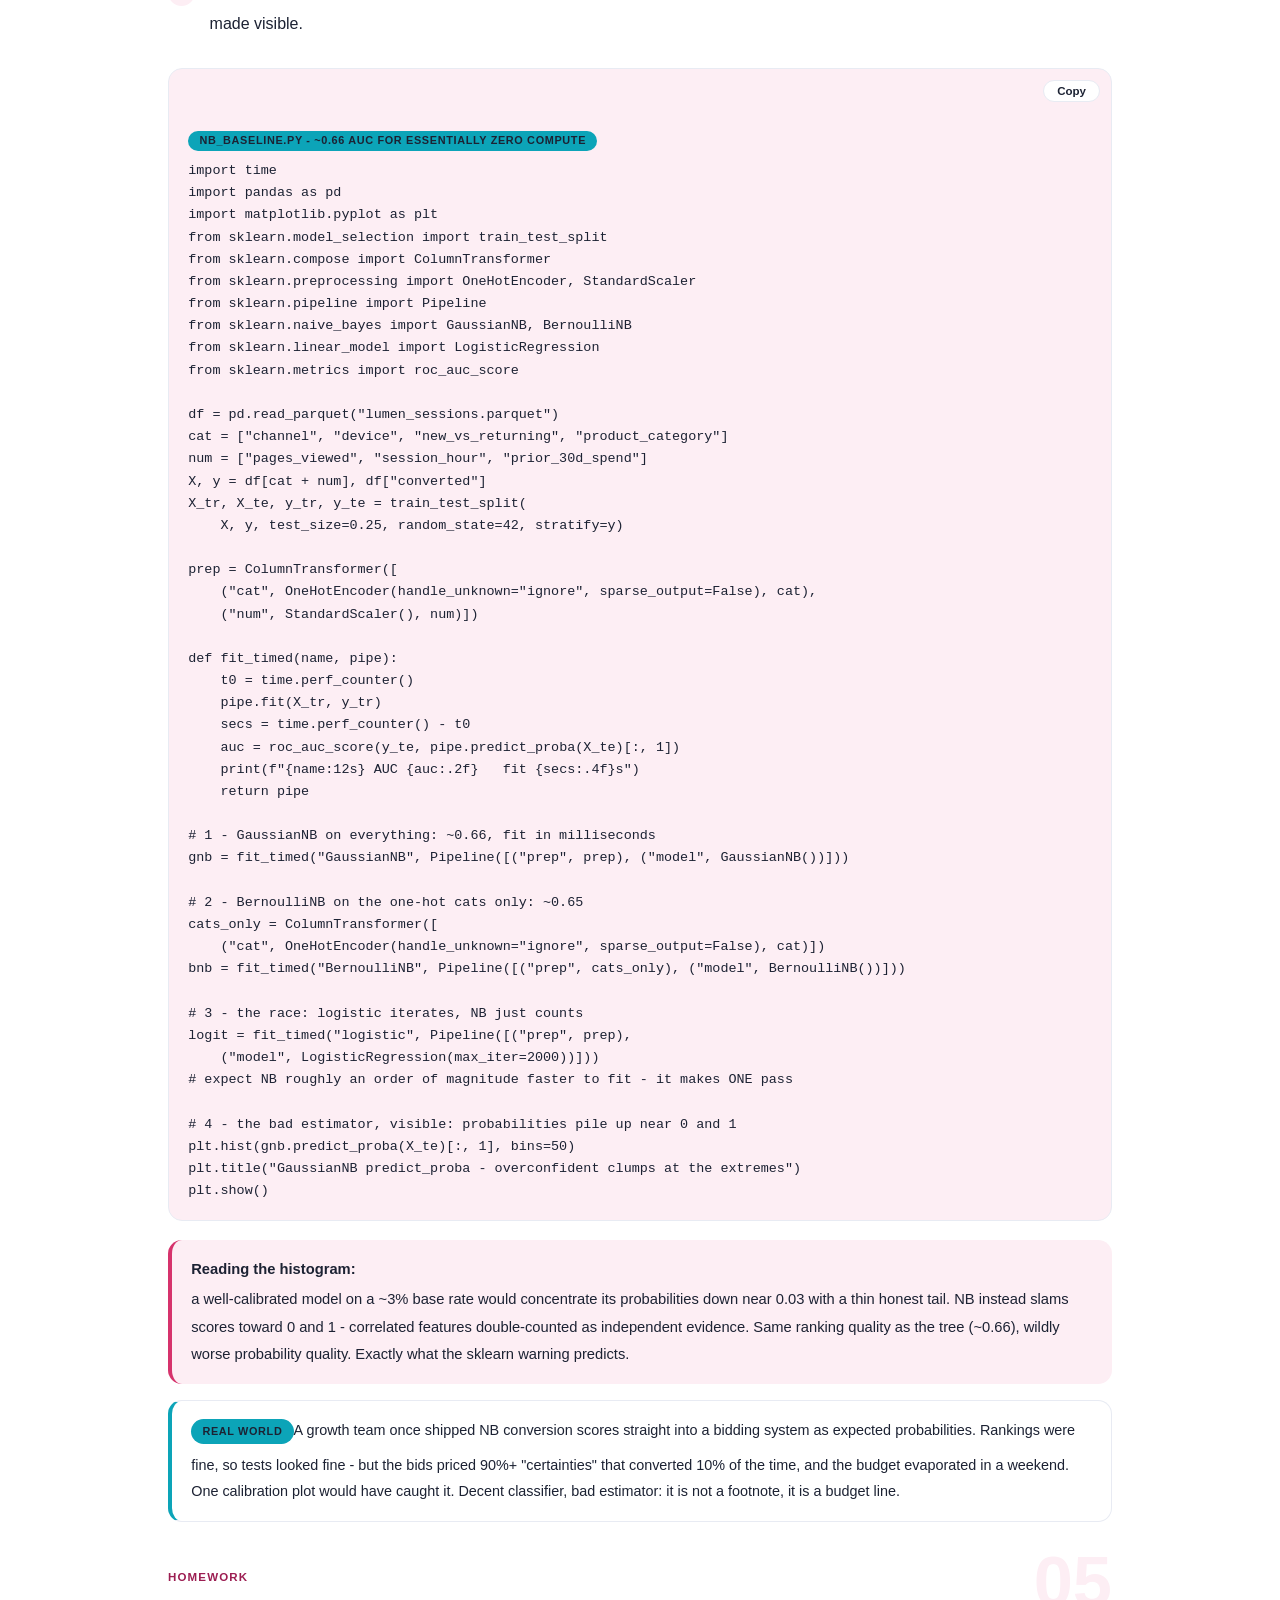
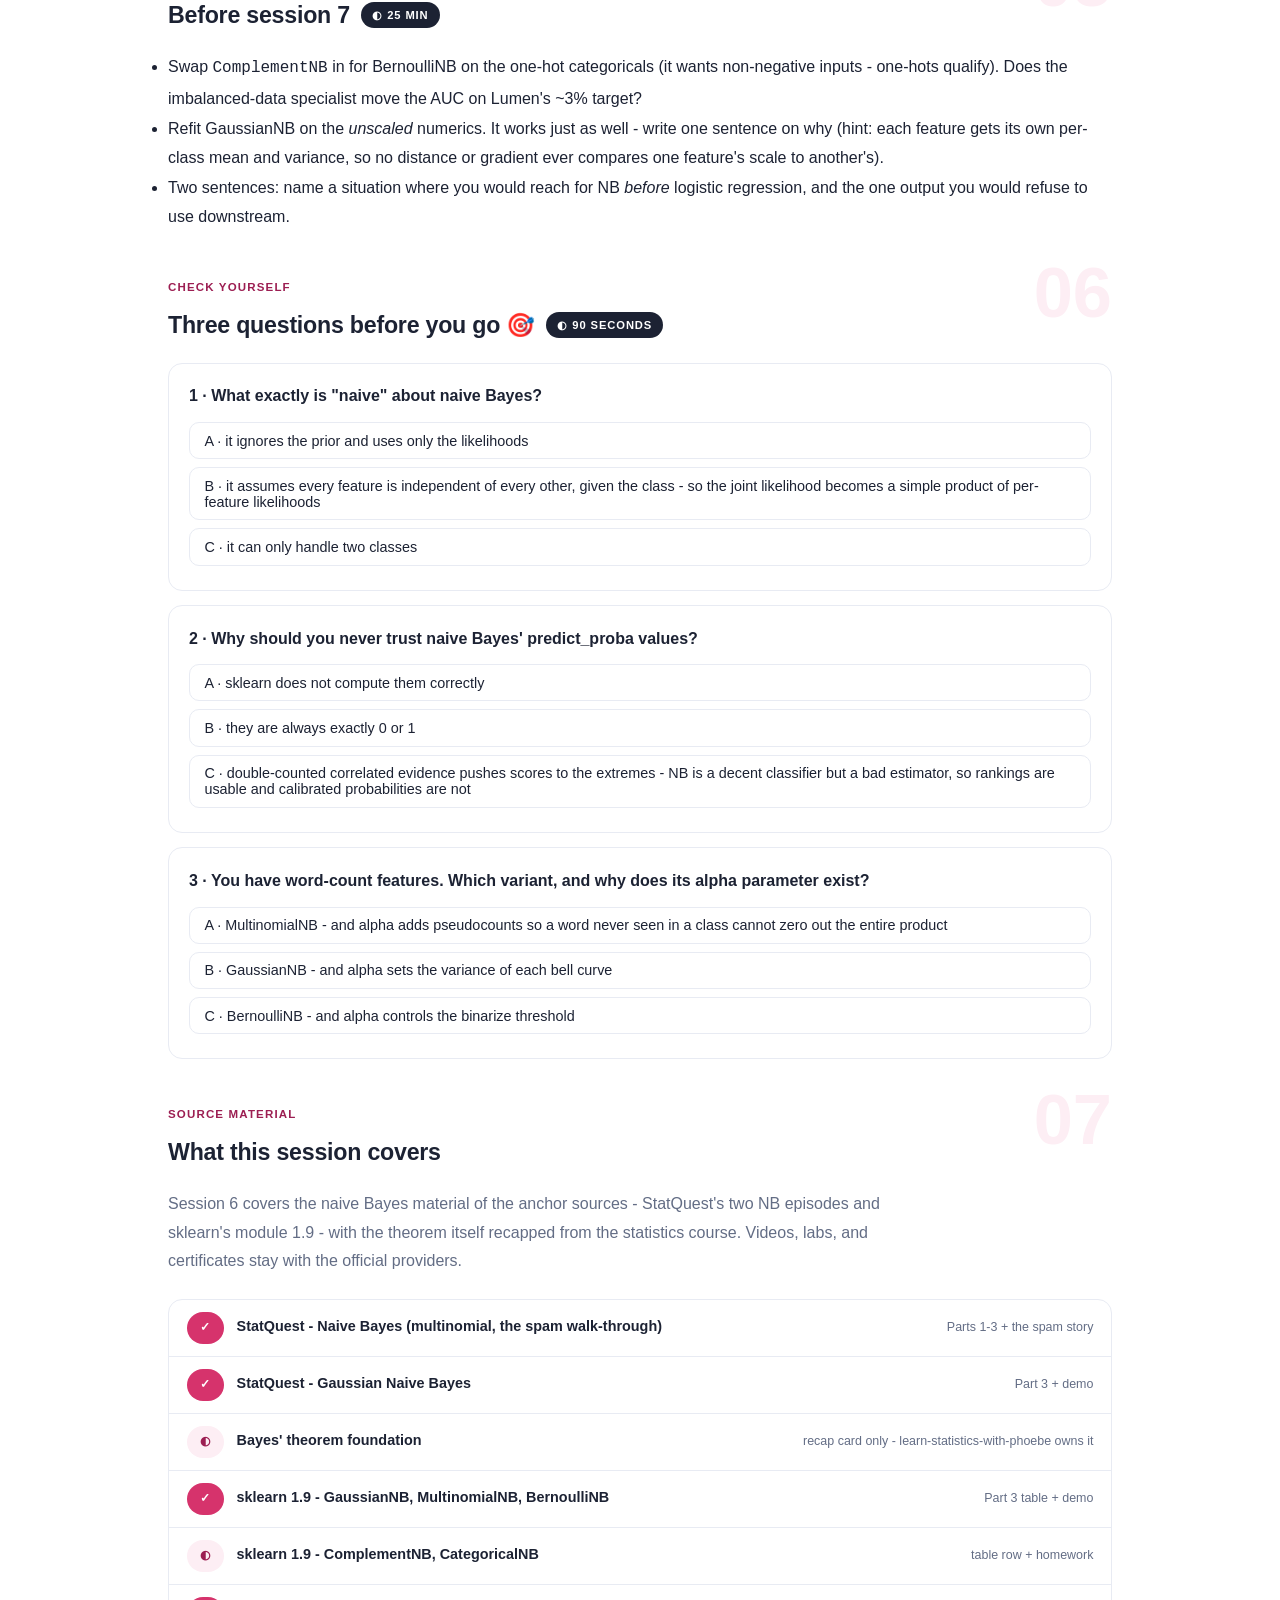
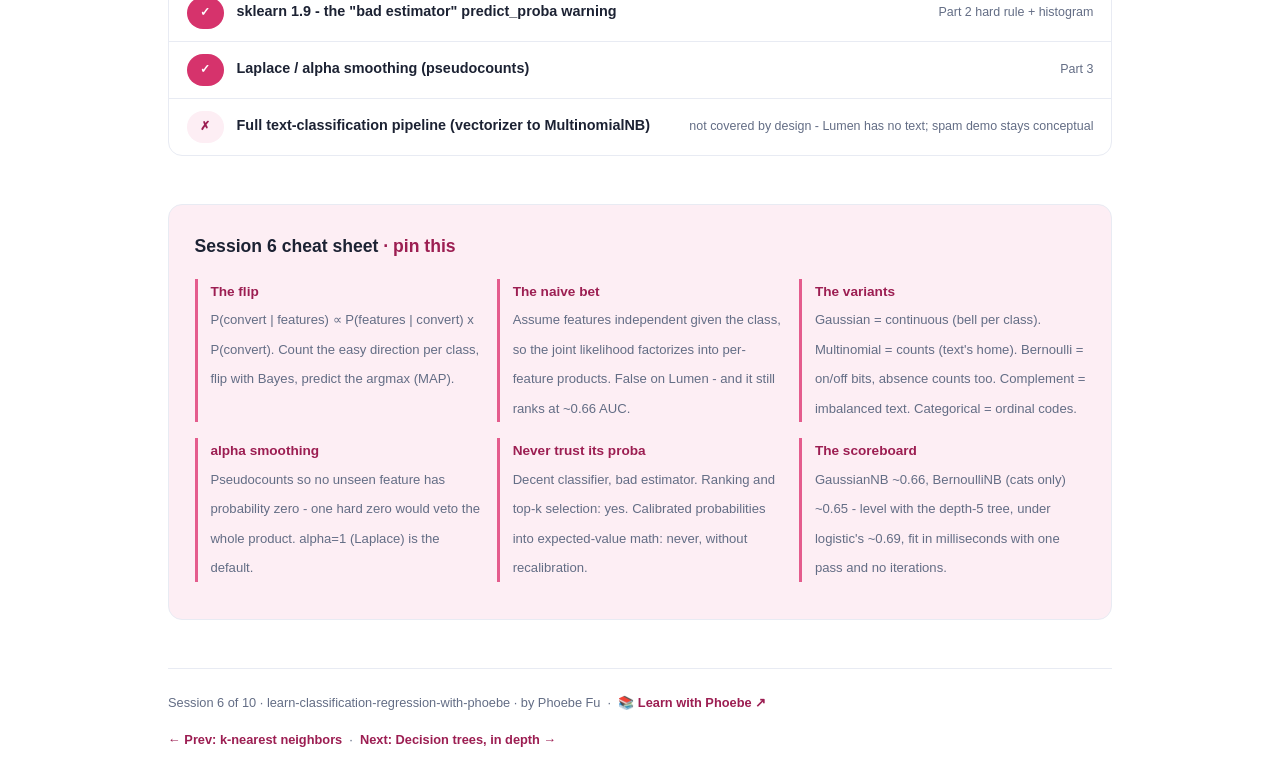
<file: courses/c6-naive-bayes.html>
<!DOCTYPE html>
<html lang="en">
<head>
<meta charset="UTF-8">
<meta name="viewport" content="width=device-width, initial-scale=1.0">
<!-- social:start -->
<meta name="description" content="Naive Bayes is the only animal in the zoo that treats classification as pure probability bookkeeping. It never optimizes anything: no loss function, no gradient, no search. It reads the...">
<meta property="og:type" content="article">
<meta property="og:site_name" content="Learn with Phoebe">
<meta property="og:title" content="Naive Bayes - the millisecond baseline - learn classification and regression with phoebe">
<meta property="og:description" content="Naive Bayes is the only animal in the zoo that treats classification as pure probability bookkeeping. It never optimizes anything: no loss function, no gradient, no search. It reads the...">
<meta property="og:url" content="https://phoebefu6.github.io/learn-classification-regression-with-phoebe/courses/c6-naive-bayes.html">
<meta property="og:image" content="https://phoebefu6.github.io/learn-classification-regression-with-phoebe/assets/og-cover.png">
<meta property="og:image:width" content="1200">
<meta property="og:image:height" content="630">
<meta name="twitter:card" content="summary_large_image">
<meta name="twitter:title" content="Naive Bayes - the millisecond baseline - learn classification and regression with phoebe">
<meta name="twitter:description" content="Naive Bayes is the only animal in the zoo that treats classification as pure probability bookkeeping. It never optimizes anything: no loss function, no gradient, no search. It reads the...">
<meta name="twitter:image" content="https://phoebefu6.github.io/learn-classification-regression-with-phoebe/assets/og-cover.png">
<!-- social:end -->
<title>Session 6 · Naive Bayes - learn classification and regression with phoebe</title>
<link rel="stylesheet" href="../assets/style.css?v=28">
</head>
<body>

<div class="toolbar">
  <div class="wrap">
    <span class="crumb"><a href="../index.html">learn-classification-regression-with-phoebe</a> / Session 6 of 10</span>
    <button class="btn" id="toggle-all" type="button">Expand all</button>
    <button class="btn primary" id="zoom-toggle" type="button">Projector zoom: off</button>
  </div>
</div>

<header class="masthead">
  <div class="wrap">
    <div class="eyebrow">Learn Classification &amp; Regression with Phoebe · Session 6 of 10</div>
    <h1>Naive Bayes - <span class="accent">the millisecond baseline</span></h1>
    <p class="sub">Every animal so far had to search for its answer: logistic descended a loss surface, kNN measured distances, and next session's tree will audition thousands of splits. Naive Bayes just counts. It counts how features look inside each class, multiplies, flips the question with Bayes' theorem, and is done - no iterations, no descent, trained in milliseconds. The price of that speed is one gloriously wrong assumption (the "naive" part) and probabilities you must never take at face value. Today you learn when this is exactly the right first model - text, speed, tiny data - and land it on the Lumen leaderboard at ~0.66 AUC for essentially zero compute.</p>
    <div class="chip-row">
      <span class="chip level">🟡 Core zoo</span>
      <span class="chip audience">Builders · DA / DE / DS</span>
      <span class="chip audience">Python · scikit-learn</span>
      <span class="chip time">45 min</span>
    </div>
    <div class="agenda">
      <span class="a1" style="flex:1">0-3 · Setup</span>
      <span class="a2" style="flex:3">3-18 · Bayes and the naive bet</span>
      <span class="a3" style="flex:5">18-40 · Build: the millisecond baseline</span>
      <span class="a4" style="flex:1">40-45 · Wrap</span>
    </div>
  </div>
</header>

<main class="wrap">

  <!-- ============ INTRO ============ -->
  <section class="section" id="intro">
    <div class="section-kicker">
      <span class="klabel">Part 0</span>
      <h2>The zoo's probability engine</h2>
    </div>
    <p class="lede">Naive Bayes is the only animal in the zoo that treats classification as pure probability bookkeeping. It never optimizes anything: no loss function, no gradient, no search. It reads the training data once, tallies a few per-class statistics, and every prediction after that is a multiply-and-compare. That makes it the fastest model you will ever fit - and a strangely honest one: everything it believes, you can print and inspect. The catch comes in two parts: an independence assumption that is almost always false, and output "probabilities" that rank well but calibrate terribly.</p>
    <div class="legend">
      <span class="pill solid">Live - built in session</span>
      <span class="pill light">Self-study - run after</span>
      <span class="pill amber">★ The one big idea</span>
      <span class="pill inkpill">The case: Lumen Skincare</span>
    </div>
    <div class="callout win">
      <strong>★ What you walk out with today</strong>
      You will know when Naive Bayes is the right FIRST model - text data, speed constraints, tiny training sets - and why. You will fit GaussianNB and BernoulliNB on Lumen (~0.66 and ~0.65 AUC) in a fraction of logistic's training time, match each NB variant to its feature type, and internalize the one warning that saves careers: never trust this model's predict_proba. Rankings yes, probabilities no.
    </div>
  </section>

  <!-- ============ PART 1: BAYES AS A CLASSIFIER ============ -->
  <section class="section" id="part-1">
    <div class="section-kicker">
      <span class="klabel">Part 1 · the flip</span>
      <h2>Bayes' theorem as a classifier <span class="tag concept">8 min live</span></h2>
    </div>
    <p class="lede">The question we want is hard: <strong>P(convert | features)</strong> - given this session's channel, device, spend, will it convert? But the reverse question is easy: given a converter, what do their features look like? That is just counting rows in the training set. Bayes' theorem is the machine that turns the easy direction into the hard one: <strong>P(convert | features) ∝ P(features | convert) x P(convert)</strong>. Score every class as prior times likelihood, predict the class with the biggest score. That argmax is the whole classifier.</p>

    <figure class="zoomable">
      <svg viewBox="0 0 880 340" xmlns="http://www.w3.org/2000/svg" role="img" aria-label="Diagram of the Bayes flip: the easy forward question about how converters' features look is flipped into the question we want, shown as prior times likelihood giving the posterior.">
        <style>
          .nbAT { font: 700 14px Inter, sans-serif; fill: #1C2233; }
          .nbAB { font: 700 12px Inter, sans-serif; fill: #1C2233; }
          .nbAC { font: 700 12px Inter, sans-serif; fill: #063C44; }
          .nbAN { font: 600 10.5px Inter, sans-serif; fill: #636D85; }
          .nbAX { font: 700 20px Inter, sans-serif; fill: #D6336C; }
          .nbABox { fill: #FDEEF4; stroke: #F2AECB; stroke-width: 1.5; }
          .nbACyan { fill: #E5F6F8; stroke: #0CA4B8; stroke-width: 1.5; }
          .nbAArr { stroke: #D6336C; stroke-width: 2.5; fill: none; }
        </style>
        <defs>
          <marker id="nbAh" markerWidth="8" markerHeight="8" refX="6" refY="3" orient="auto">
            <path d="M0 0 L6 3 L0 6 Z" fill="#D6336C"/>
          </marker>
        </defs>
        <text class="nbAT" x="30" y="28">The flip - count the easy direction, then turn it around</text>

        <rect class="nbABox" x="30" y="46" width="360" height="92" rx="10"/>
        <text class="nbAB" x="46" y="72">The forward question (easy)</text>
        <text class="nbAN" x="46" y="94">Given a converter, how do their</text>
        <text class="nbAN" x="46" y="110">features look? Just count rows.</text>

        <line class="nbAArr" x1="398" y1="92" x2="482" y2="92" marker-end="url(#nbAh)"/>
        <text class="nbAB" x="440" y="78" text-anchor="middle">Bayes flips it</text>

        <rect class="nbACyan" x="490" y="46" width="360" height="92" rx="10"/>
        <text class="nbAC" x="506" y="72">The question we want (hard)</text>
        <text class="nbAN" x="506" y="94">Given these features, will this</text>
        <text class="nbAN" x="506" y="110">session convert? The prediction.</text>

        <rect class="nbABox" x="30" y="170" width="225" height="92" rx="10"/>
        <text class="nbAB" x="46" y="196">PRIOR</text>
        <text class="nbAB" x="46" y="216">P(convert)</text>
        <text class="nbAN" x="46" y="236">how common converting</text>
        <text class="nbAN" x="46" y="252">is before evidence (~3%)</text>

        <text class="nbAX" x="273" y="222" text-anchor="middle">x</text>

        <rect class="nbABox" x="292" y="170" width="250" height="92" rx="10"/>
        <text class="nbAB" x="308" y="196">LIKELIHOOD</text>
        <text class="nbAB" x="308" y="216">P(features | convert)</text>
        <text class="nbAN" x="308" y="236">how the features look among</text>
        <text class="nbAN" x="308" y="252">converters - counted from train</text>

        <line class="nbAArr" x1="550" y1="216" x2="596" y2="216" marker-end="url(#nbAh)"/>
        <text class="nbAX" x="573" y="204" text-anchor="middle">∝</text>

        <rect class="nbACyan" x="605" y="170" width="245" height="92" rx="10"/>
        <text class="nbAC" x="621" y="196">POSTERIOR</text>
        <text class="nbAC" x="621" y="216">P(convert | features)</text>
        <text class="nbAN" x="621" y="236">the flipped answer - pick</text>
        <text class="nbAN" x="621" y="252">the bigger class (argmax)</text>

        <rect x="30" y="296" width="14" height="14" rx="3" fill="#0CA4B8"/>
        <text class="nbAN" x="52" y="307">Count the easy direction, flip with Bayes - score = prior x likelihood, and the biggest score wins (MAP).</text>
      </svg>
      <figcaption>🔍 Click to zoom - the flip that turns counting into classification</figcaption>
    </figure>

    <details class="card" open>
      <summary><span class="mode live">Live</span>Prior x likelihood, pick the winner<span class="mini">5 min</span><span class="caret">▶</span></summary>
      <div class="body">
        <p>For a new Lumen session, compute two scores. Score(convert) = P(convert) x P(these features | convert). Score(no) = P(no) x P(these features | no). Predict whichever is bigger. That is called the <strong>MAP decision</strong> - maximum a posteriori - and it is literally all NB does at prediction time.</p>
        <p>Notice what we skipped: the denominator P(features) from the full theorem. It is the same for both classes, so it cannot change which score wins - we drop it, which is why the formula reads "∝" (proportional to) rather than "=". This shortcut is also the first clue about why NB's probabilities go wrong: it works with unnormalized scores and only rescales at the end.</p>
        <p>The prior does real work here. Lumen converts at roughly 3%, so the "no" class starts with a ~30x head start; the likelihoods have to shout to overcome it. On imbalanced data, NB's prior is a built-in base-rate reminder - one thing it gets right by construction.</p>
      </div>
    </details>

    <details class="card">
      <summary><span class="mode live">Live</span>Bayes' theorem itself, in one breath<span class="mini">3 min</span><span class="caret">▶</span></summary>
      <div class="body">
        <p>Recap, not re-teach: Bayes' theorem says P(A | B) = P(B | A) x P(A) / P(B) - it converts "probability of evidence given hypothesis" into "probability of hypothesis given evidence". If you can state that sentence comfortably, keep going. If you want the derivation, the medical-test worked example, and the base-rate fallacy it protects you from, that lives in <a href="https://phoebefu6.github.io/learn-statistics-with-phoebe/">learn-statistics-with-phoebe ↗</a> - this course borrows the theorem and spends its minutes on the classifier built from it.</p>
        <div class="callout tip"><strong>The contract, again:</strong> statistics course = the theorem. This session = the theorem weaponized as a classifier, plus the engineering choices (the naive bet, the variants, smoothing) that make it practical.</div>
      </div>
    </details>
  </section>

  <!-- ============ PART 2: THE NAIVE BET ============ -->
  <section class="section" id="part-2">
    <div class="section-kicker">
      <span class="klabel">Part 2 · the bet</span>
      <h2>The naive bet <span class="tag concept">8 min live</span></h2>
    </div>
    <p class="lede">There is a hole in Part 1: the likelihood P(features | convert) means the probability of this exact <em>combination</em> - this channel AND this device AND this spend AND these pages, jointly. With 7 features, the combinations explode; almost no exact combination appears in the training data even once. You cannot count what never occurs. So NB makes its famous bet: <strong>assume every feature is independent of every other, given the class</strong>. Then the joint likelihood factorizes into a product of per-feature likelihoods - P(email | convert) x P(mobile | convert) x P(spend | convert) x ... - and each factor is trivially countable on its own.</p>

    <details class="card">
      <summary><span class="mode live">Live</span>The assumption is false on Lumen - and NB scores ~0.66 anyway<span class="mini">3 min</span><span class="caret">▶</span></summary>
      <div class="body">
        <p>Is the naive bet true for Lumen? Not even close. Channel correlates with new_vs_returning (email lands disproportionately on returning customers), so "email" and "returning" are not independent given the class - NB double-counts their shared evidence. The assumption is simply wrong.</p>
        <p>And yet: GaussianNB lands <strong>~0.66 ROC-AUC</strong> on the full feature set - level with the depth-5 decision tree, a whisker under logistic's ~0.69. The lesson generalizes far beyond NB: <strong>a model with wrong assumptions can still rank well</strong>. Double-counting inflates the scores, but it often inflates them in a way that preserves their ordering - and AUC only measures ordering.</p>
      </div>
    </details>

    <details class="card">
      <summary><span class="mode live">Live</span>The hard rule: a decent classifier, a bad estimator<span class="mini">3 min</span><span class="caret">▶</span></summary>
      <div class="body">
        <p>The same double-counting that leaves rankings intact wrecks the probability values. sklearn's own user guide (1.9) puts it bluntly: naive Bayes is <em>a decent classifier but a bad estimator</em> - the outputs of <code>predict_proba</code> are "not to be taken too seriously". Piling up correlated evidence pushes scores toward extremes, so NB says "99.7% will convert" about sessions where the honest answer is "maybe 8%".</p>
        <p>Operationally: <strong>ranking yes, calibrated probability no.</strong> Sorting sessions by NB score to pick the top 500 for an email push - fine. Feeding NB's 99.7% into an expected-revenue calculation or a bid price - a silent disaster. If you need real probabilities from NB, it must be recalibrated (a model-evaluation-course story; today, just never trust the raw values).</p>
        <div class="callout tip"><strong>Interview-grade phrasing:</strong> "Naive Bayes' independence violation preserves the argmax more often than it preserves the probabilities - so it classifies and ranks acceptably while being poorly calibrated."</div>
      </div>
    </details>

    <details class="card">
      <summary><span class="mode self">Self-study</span>Why the naive bet relieves the curse of dimensionality<span class="mini">3 min</span><span class="caret">▶</span></summary>
      <div class="body">
        <p>Session 5's villain was the curse of dimensionality: in high dimensions, kNN needs enormous data because it must populate the whole joint space with neighbors. The naive bet is an escape hatch: NB never models the joint space at all. Each feature gets its own little 1-D distribution, estimated independently - a mean and a variance here, a handful of category counts there.</p>
        <p>Estimating seven 1-D distributions takes dramatically less data than estimating one 7-D distribution. That is why NB shines exactly where kNN suffers: many features, few rows. Both StatQuest's NB episodes and the sklearn guide hit this beat - the decoupling of per-feature estimates is the reason NB works at all on wide data like text, where "features" are thousands of word counts.</p>
      </div>
    </details>
  </section>

  <!-- ============ PART 3: THE VARIANTS ============ -->
  <section class="section" id="part-3">
    <div class="section-kicker">
      <span class="klabel">Part 3 · the variants</span>
      <h2>Match the distribution to the feature <span class="tag concept">9 min live</span></h2>
    </div>
    <p class="lede">"Naive Bayes" is a family, not a model. The engine - prior x per-feature likelihoods, pick the argmax - never changes. What changes is the <em>shape</em> you assume for each per-feature likelihood, and sklearn ships one variant per shape. Choosing the variant IS the modeling decision:</p>

    <table class="clean">
      <tr><th>Variant</th><th>Feature type</th><th>What it learns per class</th><th>Lumen / classic use</th></tr>
      <tr><td><code>GaussianNB</code></td><td>Continuous numbers</td><td>A mean and a variance per feature - one bell per class</td><td>Our spend / pages / hour columns</td></tr>
      <tr><td><code>MultinomialNB</code></td><td>Counts</td><td>Category frequencies, smoothed by <code>alpha</code> (Laplace)</td><td>THE text classic - word counts</td></tr>
      <tr><td><code>BernoulliNB</code></td><td>Binary presence / absence</td><td>P(feature on | class) - and it penalizes non-occurrence too</td><td>Our one-hot categoricals; <code>binarize</code> thresholds raw inputs</td></tr>
      <tr><td><code>ComplementNB</code></td><td>Counts, imbalanced</td><td>Statistics of the <em>complement</em> of each class</td><td>Imbalanced text - often beats MultinomialNB there</td></tr>
      <tr><td><code>CategoricalNB</code></td><td>Ordinal-encoded categories</td><td>A frequency table per category value</td><td>Categoricals without one-hotting</td></tr>
    </table>

    <figure class="zoomable">
      <svg viewBox="0 0 880 300" xmlns="http://www.w3.org/2000/svg" role="img" aria-label="Three mini panels showing the likelihood shapes of the naive Bayes variants: Gaussian bell curves per class, count bars for multinomial, and on-off bits for Bernoulli.">
        <style>
          .nbBB { font: 700 12px Inter, sans-serif; fill: #1C2233; }
          .nbBN { font: 600 10.5px Inter, sans-serif; fill: #636D85; }
          .nbBF { fill: #FDEEF4; stroke: #F2AECB; stroke-width: 1.5; }
          .nbBM { stroke: #D6336C; stroke-width: 2.5; fill: none; }
          .nbBC { stroke: #0CA4B8; stroke-width: 2.5; fill: none; }
          .nbBAx { stroke: #C9CEDD; stroke-width: 1.5; }
        </style>
        <text class="nbBB" x="30" y="36">GaussianNB - continuous</text>
        <rect class="nbBF" x="30" y="46" width="260" height="180" rx="10"/>
        <line class="nbBAx" x1="50" y1="200" x2="270" y2="200"/>
        <path class="nbBM" d="M55 200 C85 200 90 105 120 105 C150 105 155 200 185 200"/>
        <path class="nbBC" d="M130 200 C160 200 165 125 195 125 C225 125 230 200 260 200"/>
        <text class="nbBN" x="46" y="246">one bell per class per feature</text>
        <text class="nbBN" x="46" y="262">(a mean + a variance, that's it)</text>

        <text class="nbBB" x="320" y="36">MultinomialNB - counts</text>
        <rect class="nbBF" x="320" y="46" width="260" height="180" rx="10"/>
        <line class="nbBAx" x1="340" y1="200" x2="560" y2="200"/>
        <rect x="352" y="120" width="22" height="80" fill="#D6336C"/>
        <rect x="378" y="160" width="22" height="40" fill="#0CA4B8"/>
        <rect x="424" y="90" width="22" height="110" fill="#D6336C"/>
        <rect x="450" y="176" width="22" height="24" fill="#0CA4B8"/>
        <rect x="496" y="168" width="22" height="32" fill="#D6336C"/>
        <rect x="522" y="110" width="22" height="90" fill="#0CA4B8"/>
        <text class="nbBN" x="336" y="246">count frequencies per class,</text>
        <text class="nbBN" x="336" y="262">alpha-smoothed - text's home</text>

        <text class="nbBB" x="610" y="36">BernoulliNB - on / off</text>
        <rect class="nbBF" x="610" y="46" width="260" height="180" rx="10"/>
        <rect x="640" y="80" width="26" height="26" rx="5" fill="#D6336C"/>
        <rect x="676" y="80" width="26" height="26" rx="5" fill="none" stroke="#C9CEDD" stroke-width="2"/>
        <rect x="712" y="80" width="26" height="26" rx="5" fill="#D6336C"/>
        <rect x="748" y="80" width="26" height="26" rx="5" fill="#D6336C"/>
        <rect x="640" y="150" width="26" height="26" rx="5" fill="none" stroke="#C9CEDD" stroke-width="2"/>
        <rect x="676" y="150" width="26" height="26" rx="5" fill="#0CA4B8"/>
        <rect x="712" y="150" width="26" height="26" rx="5" fill="none" stroke="#C9CEDD" stroke-width="2"/>
        <rect x="748" y="150" width="26" height="26" rx="5" fill="#0CA4B8"/>
        <text class="nbBN" x="626" y="246">presence AND absence both</text>
        <text class="nbBN" x="626" y="262">count as evidence (0s matter)</text>

        <rect x="30" y="278" width="14" height="14" rx="3" fill="#0CA4B8"/>
        <text class="nbBN" x="52" y="289">Same Bayes engine, three likelihood shapes - match the variant to what your features look like.</text>
      </svg>
      <figcaption>🔍 Click to zoom - three likelihood shapes, one engine</figcaption>
    </figure>

    <details class="card">
      <summary><span class="mode live">Live</span>Smoothing - why alpha exists<span class="mini">3 min</span><span class="caret">▶</span></summary>
      <div class="body">
        <p>NB multiplies. Multiplication has a fatal failure mode: one zero kills everything. If the word "refund" never appeared in a training spam email, then P(refund | spam) = 0 by counting - and any future email containing "refund" gets Score(spam) = 0, no matter how much other evidence screams spam. One unseen feature vetoes the entire product.</p>
        <p><code>alpha</code> is the fix: add a pseudocount to every count before computing frequencies (StatQuest's word for it - pseudocounts). <code>alpha=1</code> is classic Laplace / add-one smoothing, sklearn's default. Nothing is ever exactly zero, so nothing can veto. Smaller alpha trusts the counts more; bigger alpha flattens the differences. It is MultinomialNB's and BernoulliNB's one knob worth tuning.</p>
      </div>
    </details>

    <details class="card">
      <summary><span class="mode self">Self-study</span>The spam story - NB's greatest hit<span class="mini">3 min</span><span class="caret">▶</span></summary>
      <div class="body">
        <div class="callout example"><span class="ex-pill">Real world</span>The classic spam filter is naive Bayes wearing a trench coat. Training: count every word's frequency in known spam and known ham - that is the entire "fit". Scoring a new email: multiply P(word | spam) across its words, times the spam prior; same for ham; flip with Bayes; compare. Early web-mail providers filtered billions of messages a day this way, retraining in seconds as users hit "report spam". Decades later, an NB filter is still a strong production baseline for text - anything fancier has to beat it to justify its GPU bill.</div>
        <p>Lumen has no text columns, so we teach the spam pipeline conceptually and keep our hands on GaussianNB and BernoulliNB. When you meet text for real (a vectorizer feeding MultinomialNB), the "covered" section below names this gap honestly.</p>
      </div>
    </details>

    <details class="card">
      <summary><span class="mode self">Self-study</span>Too much data for RAM? partial_fit<span class="mini">1 min</span><span class="caret">▶</span></summary>
      <div class="body">
        <p>Because NB's "model" is just running counts and running means, it can learn incrementally: <code>model.partial_fit(X_chunk, y_chunk, classes=[0, 1])</code> in a loop over chunks streams through data that never fits in memory. One line to remember: NB is one of the few zoo animals with out-of-core training built in.</p>
      </div>
    </details>
  </section>

  <!-- ============ DEMO ============ -->
  <section class="section" id="demo-1">
    <div class="section-kicker">
      <span class="klabel">Build-along</span>
      <h2>Build: the millisecond baseline <span class="tag demo">★ 18 min · everyone builds</span></h2>
    </div>
    <p class="lede">Three experiments: GaussianNB on the full feature set, BernoulliNB on the one-hot categoricals alone, and a timing race against logistic regression. Then one plot - the predict_proba histogram - to see the bad-estimator warning with your own eyes.</p>

    <div class="steps">
      <div class="step"><p><strong>Fit GaussianNB on everything.</strong> Scaled numerics plus one-hots through the usual pipeline (note <code>sparse_output=False</code> - GaussianNB wants a dense matrix). Expect ~0.66 ROC-AUC.</p></div>
      <div class="step"><p><strong>Fit BernoulliNB on the one-hot categoricals only.</strong> Binary features are its native food. Expect ~0.65 - four categorical columns carry nearly the whole GaussianNB signal.</p></div>
      <div class="step"><p><strong>Race it against logistic.</strong> Time both fits with <code>time.perf_counter()</code>. NB tallies counts in one pass; logistic iterates. On this data expect NB to be roughly an order of magnitude faster to fit.</p></div>
      <div class="step"><p><strong>Look at the probabilities.</strong> Histogram <code>predict_proba</code>. The overconfident clumps near 0 and 1 are the bad-estimator warning made visible.</p></div>
    </div>

    <div class="prompt-box good">
      <span class="label">nb_baseline.py - ~0.66 AUC for essentially zero compute</span>import time
import pandas as pd
import matplotlib.pyplot as plt
from sklearn.model_selection import train_test_split
from sklearn.compose import ColumnTransformer
from sklearn.preprocessing import OneHotEncoder, StandardScaler
from sklearn.pipeline import Pipeline
from sklearn.naive_bayes import GaussianNB, BernoulliNB
from sklearn.linear_model import LogisticRegression
from sklearn.metrics import roc_auc_score

df = pd.read_parquet("lumen_sessions.parquet")
cat = ["channel", "device", "new_vs_returning", "product_category"]
num = ["pages_viewed", "session_hour", "prior_30d_spend"]
X, y = df[cat + num], df["converted"]
X_tr, X_te, y_tr, y_te = train_test_split(
    X, y, test_size=0.25, random_state=42, stratify=y)

prep = ColumnTransformer([
    ("cat", OneHotEncoder(handle_unknown="ignore", sparse_output=False), cat),
    ("num", StandardScaler(), num)])

def fit_timed(name, pipe):
    t0 = time.perf_counter()
    pipe.fit(X_tr, y_tr)
    secs = time.perf_counter() - t0
    auc = roc_auc_score(y_te, pipe.predict_proba(X_te)[:, 1])
    print(f"{name:12s} AUC {auc:.2f}   fit {secs:.4f}s")
    return pipe

# 1 - GaussianNB on everything: ~0.66, fit in milliseconds
gnb = fit_timed("GaussianNB", Pipeline([("prep", prep), ("model", GaussianNB())]))

# 2 - BernoulliNB on the one-hot cats only: ~0.65
cats_only = ColumnTransformer([
    ("cat", OneHotEncoder(handle_unknown="ignore", sparse_output=False), cat)])
bnb = fit_timed("BernoulliNB", Pipeline([("prep", cats_only), ("model", BernoulliNB())]))

# 3 - the race: logistic iterates, NB just counts
logit = fit_timed("logistic", Pipeline([("prep", prep),
    ("model", LogisticRegression(max_iter=2000))]))
# expect NB roughly an order of magnitude faster to fit - it makes ONE pass

# 4 - the bad estimator, visible: probabilities pile up near 0 and 1
plt.hist(gnb.predict_proba(X_te)[:, 1], bins=50)
plt.title("GaussianNB predict_proba - overconfident clumps at the extremes")
plt.show()</div>

    <div class="callout tip"><strong>Reading the histogram:</strong> a well-calibrated model on a ~3% base rate would concentrate its probabilities down near 0.03 with a thin honest tail. NB instead slams scores toward 0 and 1 - correlated features double-counted as independent evidence. Same ranking quality as the tree (~0.66), wildly worse probability quality. Exactly what the sklearn warning predicts.</div>
    <div class="callout example"><span class="ex-pill">Real world</span>A growth team once shipped NB conversion scores straight into a bidding system as expected probabilities. Rankings were fine, so tests looked fine - but the bids priced 90%+ "certainties" that converted 10% of the time, and the budget evaporated in a weekend. One calibration plot would have caught it. Decent classifier, bad estimator: it is not a footnote, it is a budget line.</div>
  </section>

  <!-- ============ EXERCISE ============ -->
  <section class="section" id="exercise">
    <div class="section-kicker">
      <span class="klabel">Homework</span>
      <h2>Before session 7 <span class="tag exercise">◐ 25 min</span></h2>
    </div>
    <ul>
      <li>Swap <code>ComplementNB</code> in for BernoulliNB on the one-hot categoricals (it wants non-negative inputs - one-hots qualify). Does the imbalanced-data specialist move the AUC on Lumen's ~3% target?</li>
      <li>Refit GaussianNB on the <em>unscaled</em> numerics. It works just as well - write one sentence on why (hint: each feature gets its own per-class mean and variance, so no distance or gradient ever compares one feature's scale to another's).</li>
      <li>Two sentences: name a situation where you would reach for NB <em>before</em> logistic regression, and the one output you would refuse to use downstream.</li>
    </ul>
  </section>

  <!-- ============ QUIZ ============ -->
  <section class="section" id="quiz">
    <div class="section-kicker">
      <span class="klabel">Check yourself</span>
      <h2>Three questions before you go 🎯 <span class="tag exercise">◐ 90 seconds</span></h2>
    </div>
    <div class="quiz-q" data-answer="1">
      <p class="qtext">1 · What exactly is "naive" about naive Bayes?</p>
      <button class="qopt" type="button">A · it ignores the prior and uses only the likelihoods</button>
      <button class="qopt" type="button">B · it assumes every feature is independent of every other, given the class - so the joint likelihood becomes a simple product of per-feature likelihoods</button>
      <button class="qopt" type="button">C · it can only handle two classes</button>
      <p class="qwhy">The bet is conditional independence given the class. It is almost always false (on Lumen, channel correlates with returning) - yet it turns an impossible joint estimation into countable 1-D pieces, and the rankings often survive the lie.</p>
    </div>
    <div class="quiz-q" data-answer="2">
      <p class="qtext">2 · Why should you never trust naive Bayes' predict_proba values?</p>
      <button class="qopt" type="button">A · sklearn does not compute them correctly</button>
      <button class="qopt" type="button">B · they are always exactly 0 or 1</button>
      <button class="qopt" type="button">C · double-counted correlated evidence pushes scores to the extremes - NB is a decent classifier but a bad estimator, so rankings are usable and calibrated probabilities are not</button>
      <p class="qwhy">The independence violation preserves the argmax far more often than it preserves the values. Use NB scores to sort and select; never feed them into expected-value math without recalibration.</p>
    </div>
    <div class="quiz-q" data-answer="0">
      <p class="qtext">3 · You have word-count features. Which variant, and why does its alpha parameter exist?</p>
      <button class="qopt" type="button">A · MultinomialNB - and alpha adds pseudocounts so a word never seen in a class cannot zero out the entire product</button>
      <button class="qopt" type="button">B · GaussianNB - and alpha sets the variance of each bell curve</button>
      <button class="qopt" type="button">C · BernoulliNB - and alpha controls the binarize threshold</button>
      <p class="qwhy">Counts belong to MultinomialNB. Because NB multiplies, one unseen feature would veto everything with a hard zero; Laplace smoothing (alpha=1 by default) guarantees no count is ever exactly zero.</p>
    </div>
    <p class="quiz-score"></p>
  </section>

  <!-- ============ OFFICIAL SOURCES ============ -->
  <section class="section" id="official">
    <div class="section-kicker">
      <span class="klabel">Source material</span>
      <h2>What this session covers</h2>
    </div>
    <p class="lede">Session 6 covers the naive Bayes material of the anchor sources - StatQuest's two NB episodes and sklearn's module 1.9 - with the theorem itself recapped from the statistics course. Videos, labs, and certificates stay with the official providers.</p>
    <div class="covered">
      <div class="covered-row"><span class="status pill solid">✓</span><span class="name">StatQuest - Naive Bayes (multinomial, the spam walk-through)</span><span class="note">Parts 1-3 + the spam story</span></div>
      <div class="covered-row"><span class="status pill solid">✓</span><span class="name">StatQuest - Gaussian Naive Bayes</span><span class="note">Part 3 + demo</span></div>
      <div class="covered-row"><span class="status pill light">◐</span><span class="name">Bayes' theorem foundation</span><span class="note">recap card only - learn-statistics-with-phoebe owns it</span></div>
      <div class="covered-row"><span class="status pill solid">✓</span><span class="name">sklearn 1.9 - GaussianNB, MultinomialNB, BernoulliNB</span><span class="note">Part 3 table + demo</span></div>
      <div class="covered-row"><span class="status pill light">◐</span><span class="name">sklearn 1.9 - ComplementNB, CategoricalNB</span><span class="note">table row + homework</span></div>
      <div class="covered-row"><span class="status pill solid">✓</span><span class="name">sklearn 1.9 - the "bad estimator" predict_proba warning</span><span class="note">Part 2 hard rule + histogram</span></div>
      <div class="covered-row"><span class="status pill solid">✓</span><span class="name">Laplace / alpha smoothing (pseudocounts)</span><span class="note">Part 3</span></div>
      <div class="covered-row"><span class="status pill light">✗</span><span class="name">Full text-classification pipeline (vectorizer to MultinomialNB)</span><span class="note">not covered by design - Lumen has no text; spam demo stays conceptual</span></div>
    </div>
  </section>

  <!-- ============ CHEAT SHEET ============ -->
  <section class="cheat" id="cheatsheet">
    <h3>Session 6 cheat sheet <span>· pin this</span></h3>
    <div class="grid-2">
      <div class="cheat-item"><b>The flip</b><span>P(convert | features) ∝ P(features | convert) x P(convert). Count the easy direction per class, flip with Bayes, predict the argmax (MAP).</span></div>
      <div class="cheat-item"><b>The naive bet</b><span>Assume features independent given the class, so the joint likelihood factorizes into per-feature products. False on Lumen - and it still ranks at ~0.66 AUC.</span></div>
      <div class="cheat-item"><b>The variants</b><span>Gaussian = continuous (bell per class). Multinomial = counts (text's home). Bernoulli = on/off bits, absence counts too. Complement = imbalanced text. Categorical = ordinal codes.</span></div>
      <div class="cheat-item"><b>alpha smoothing</b><span>Pseudocounts so no unseen feature has probability zero - one hard zero would veto the whole product. alpha=1 (Laplace) is the default.</span></div>
      <div class="cheat-item"><b>Never trust its proba</b><span>Decent classifier, bad estimator. Ranking and top-k selection: yes. Calibrated probabilities into expected-value math: never, without recalibration.</span></div>
      <div class="cheat-item"><b>The scoreboard</b><span>GaussianNB ~0.66, BernoulliNB (cats only) ~0.65 - level with the depth-5 tree, under logistic's ~0.69, fit in milliseconds with one pass and no iterations.</span></div>
    </div>
  </section>

  <footer class="pagefoot">
    <span>Session 6 of 10 · learn-classification-regression-with-phoebe · by Phoebe Fu &nbsp;·&nbsp; 📚 <a href="https://phoebefu6.github.io/learn-with-phoebe/">Learn with Phoebe ↗</a></span>
    <span><a href="c5-k-nearest-neighbors.html">← Prev: k-nearest neighbors</a> &nbsp;·&nbsp; <a href="c7-decision-trees.html">Next: Decision trees, in depth →</a></span>
  </footer>

</main>

<script src="../assets/app.js?v=27"></script>
</body>
</html>
</file>
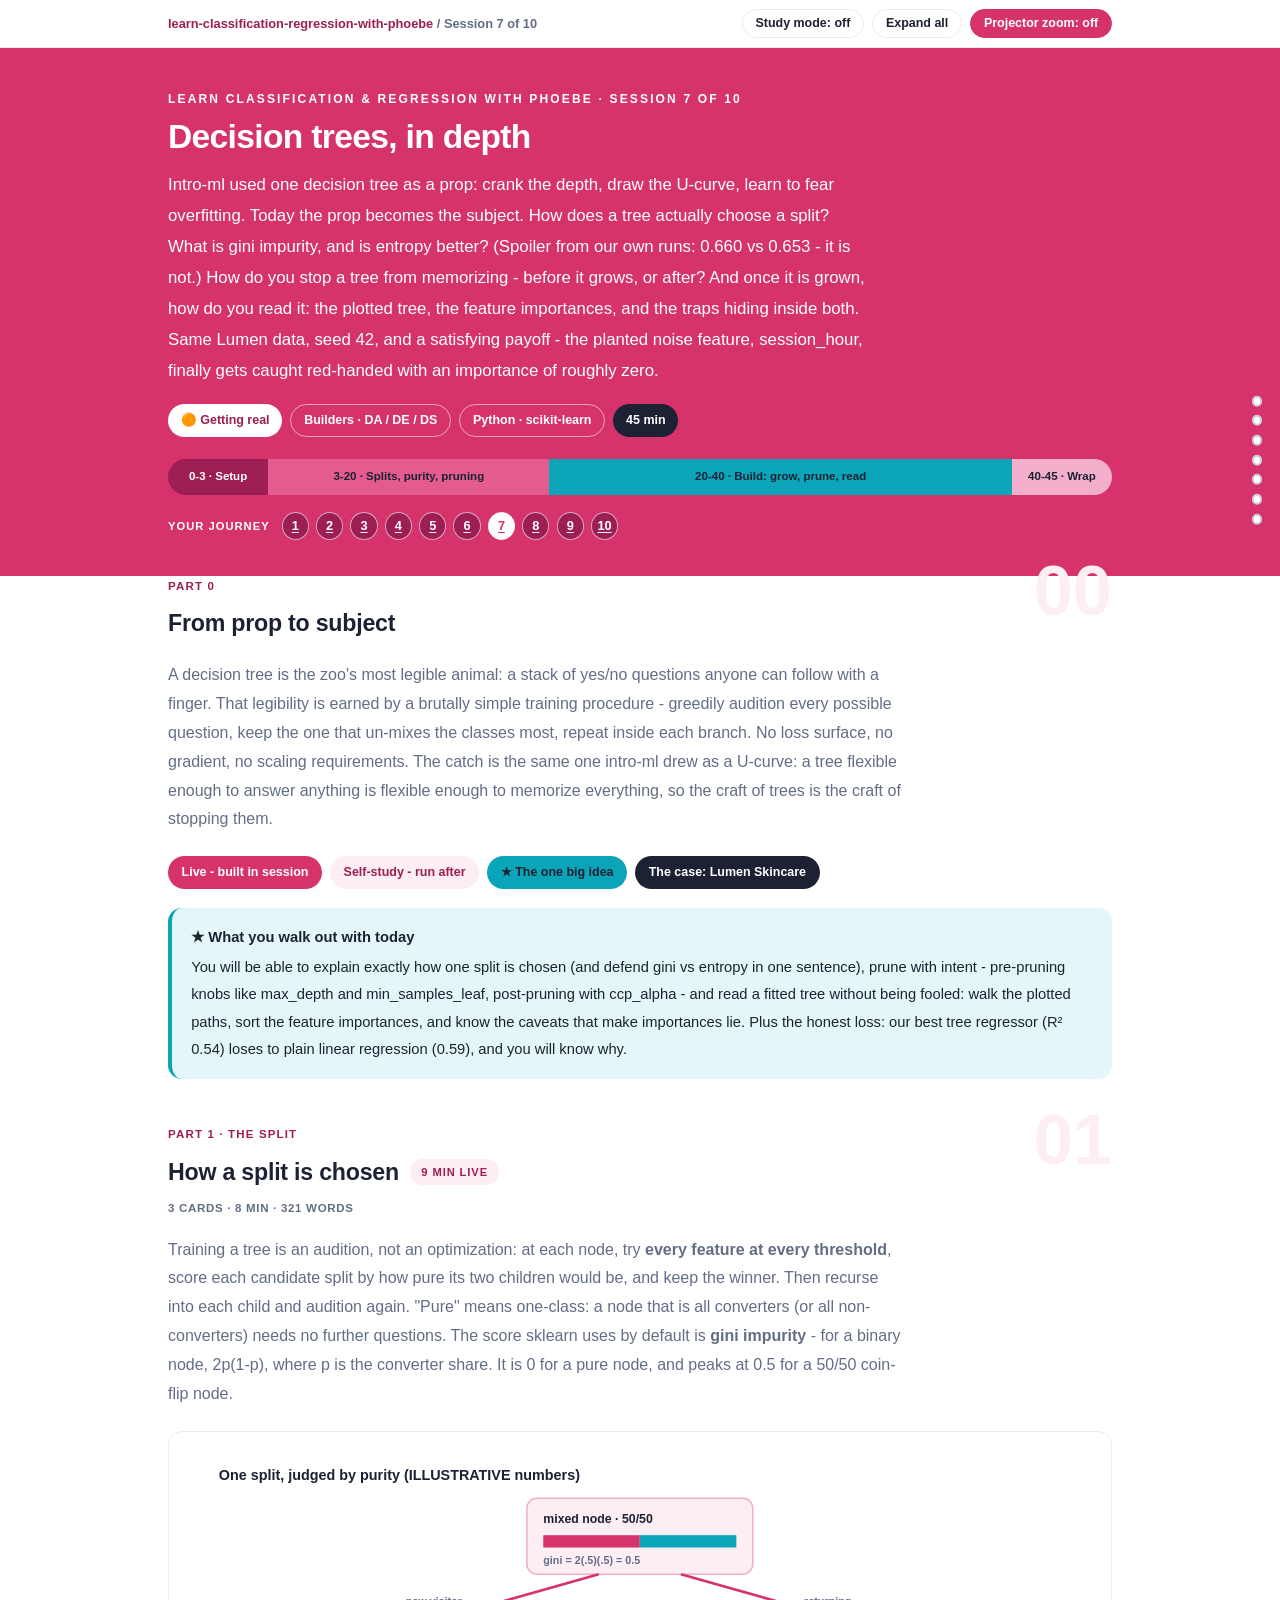
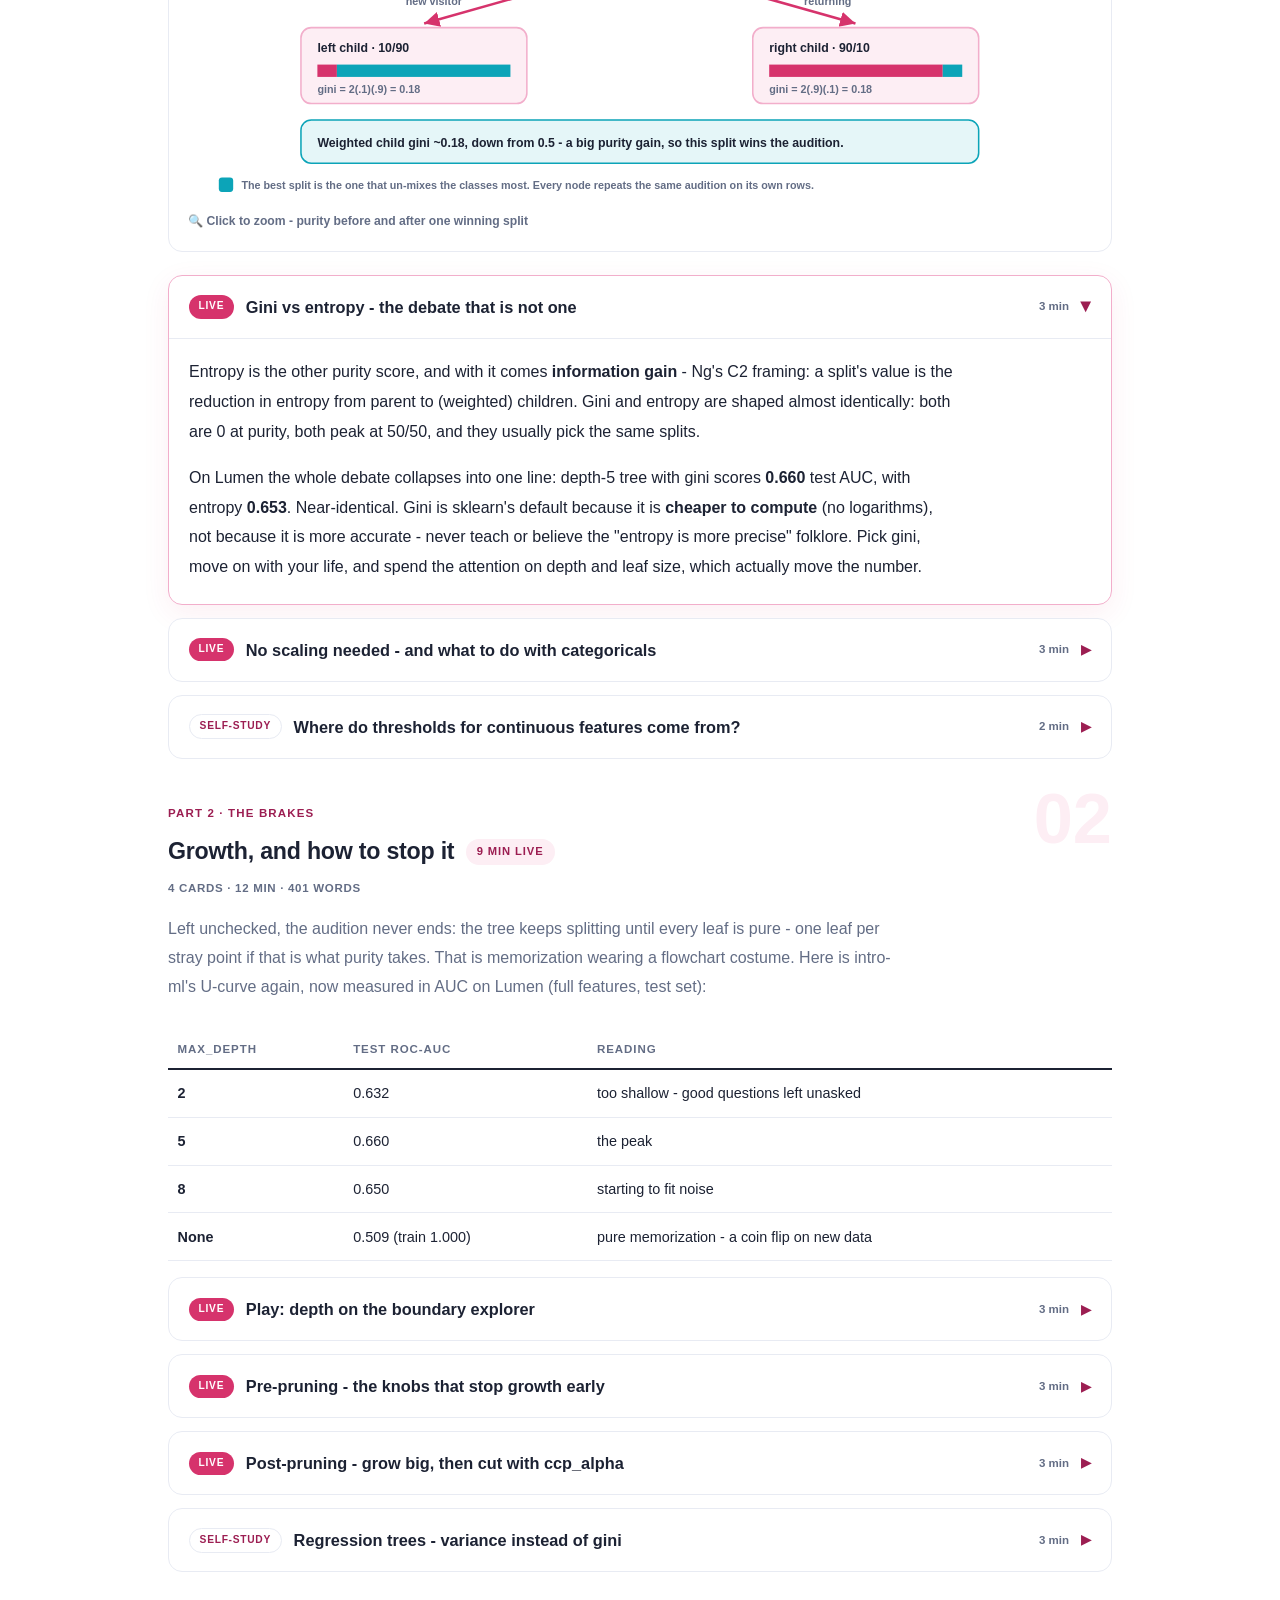
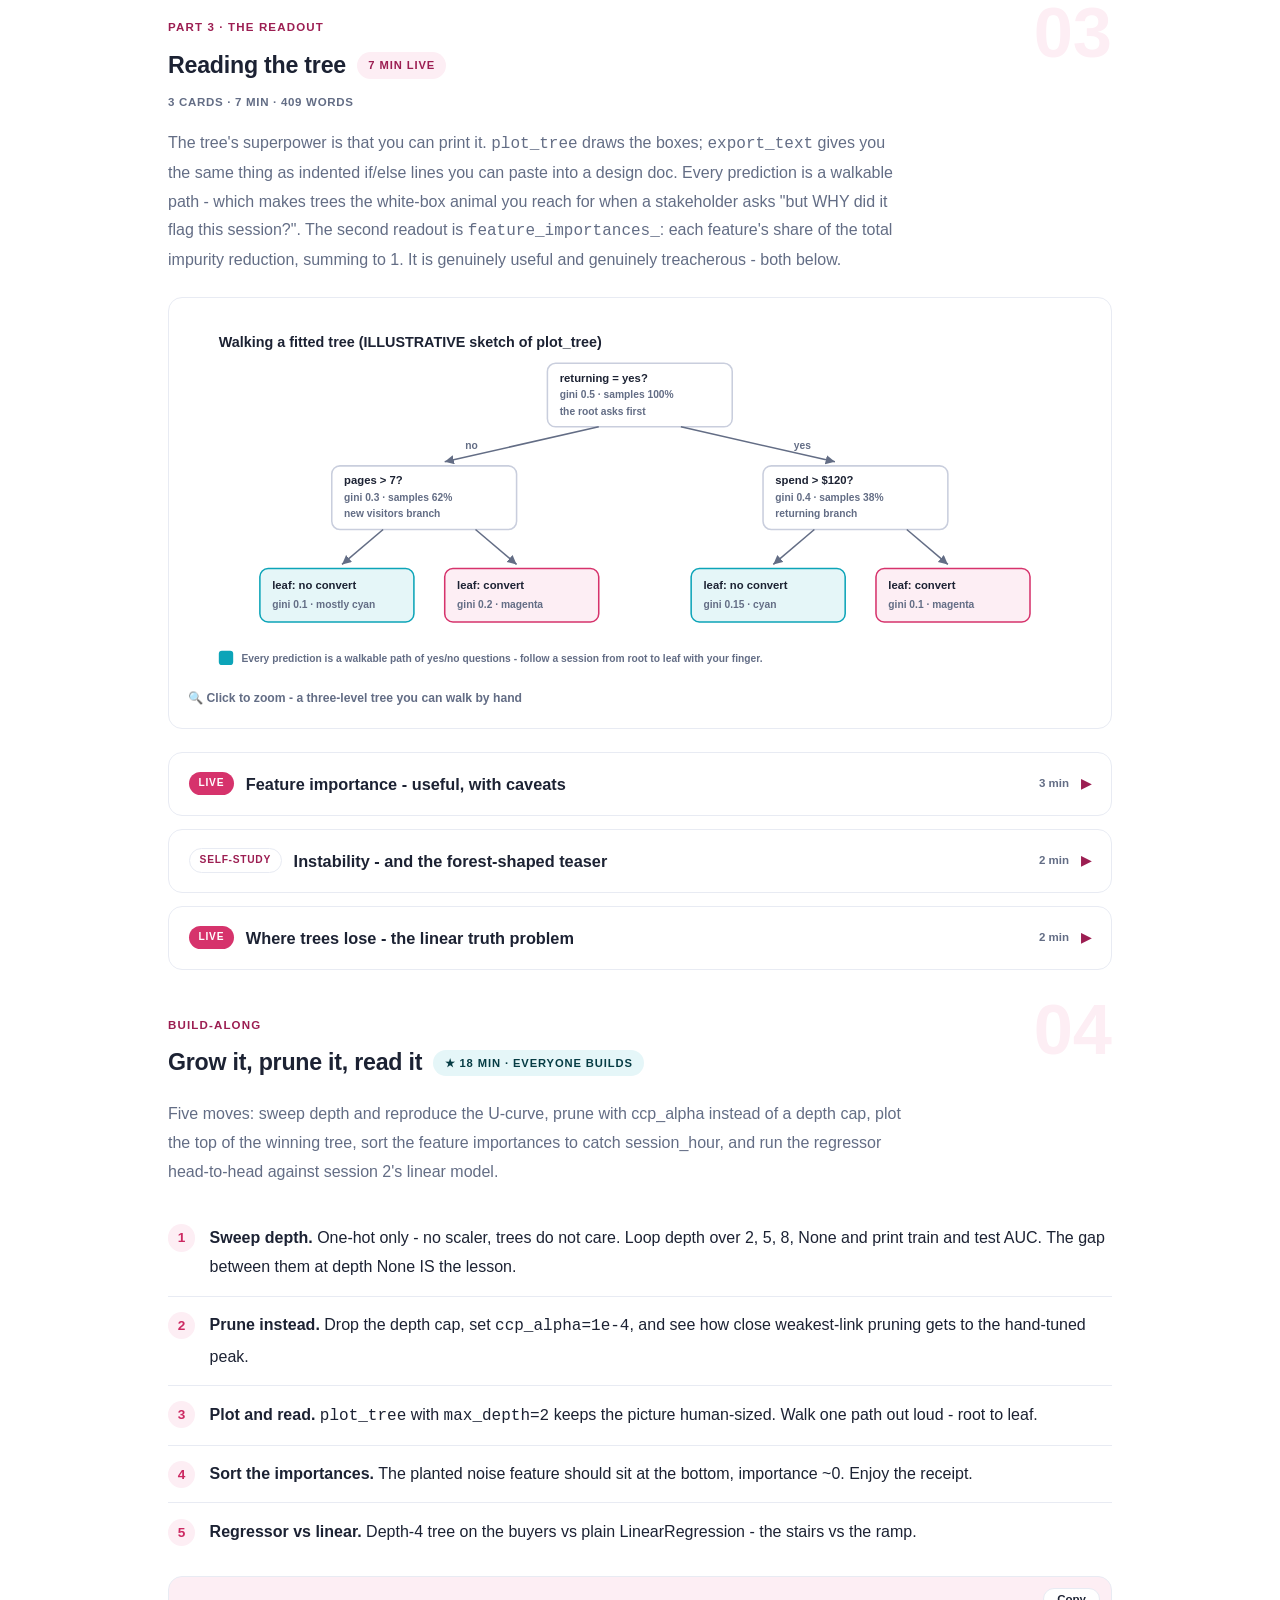
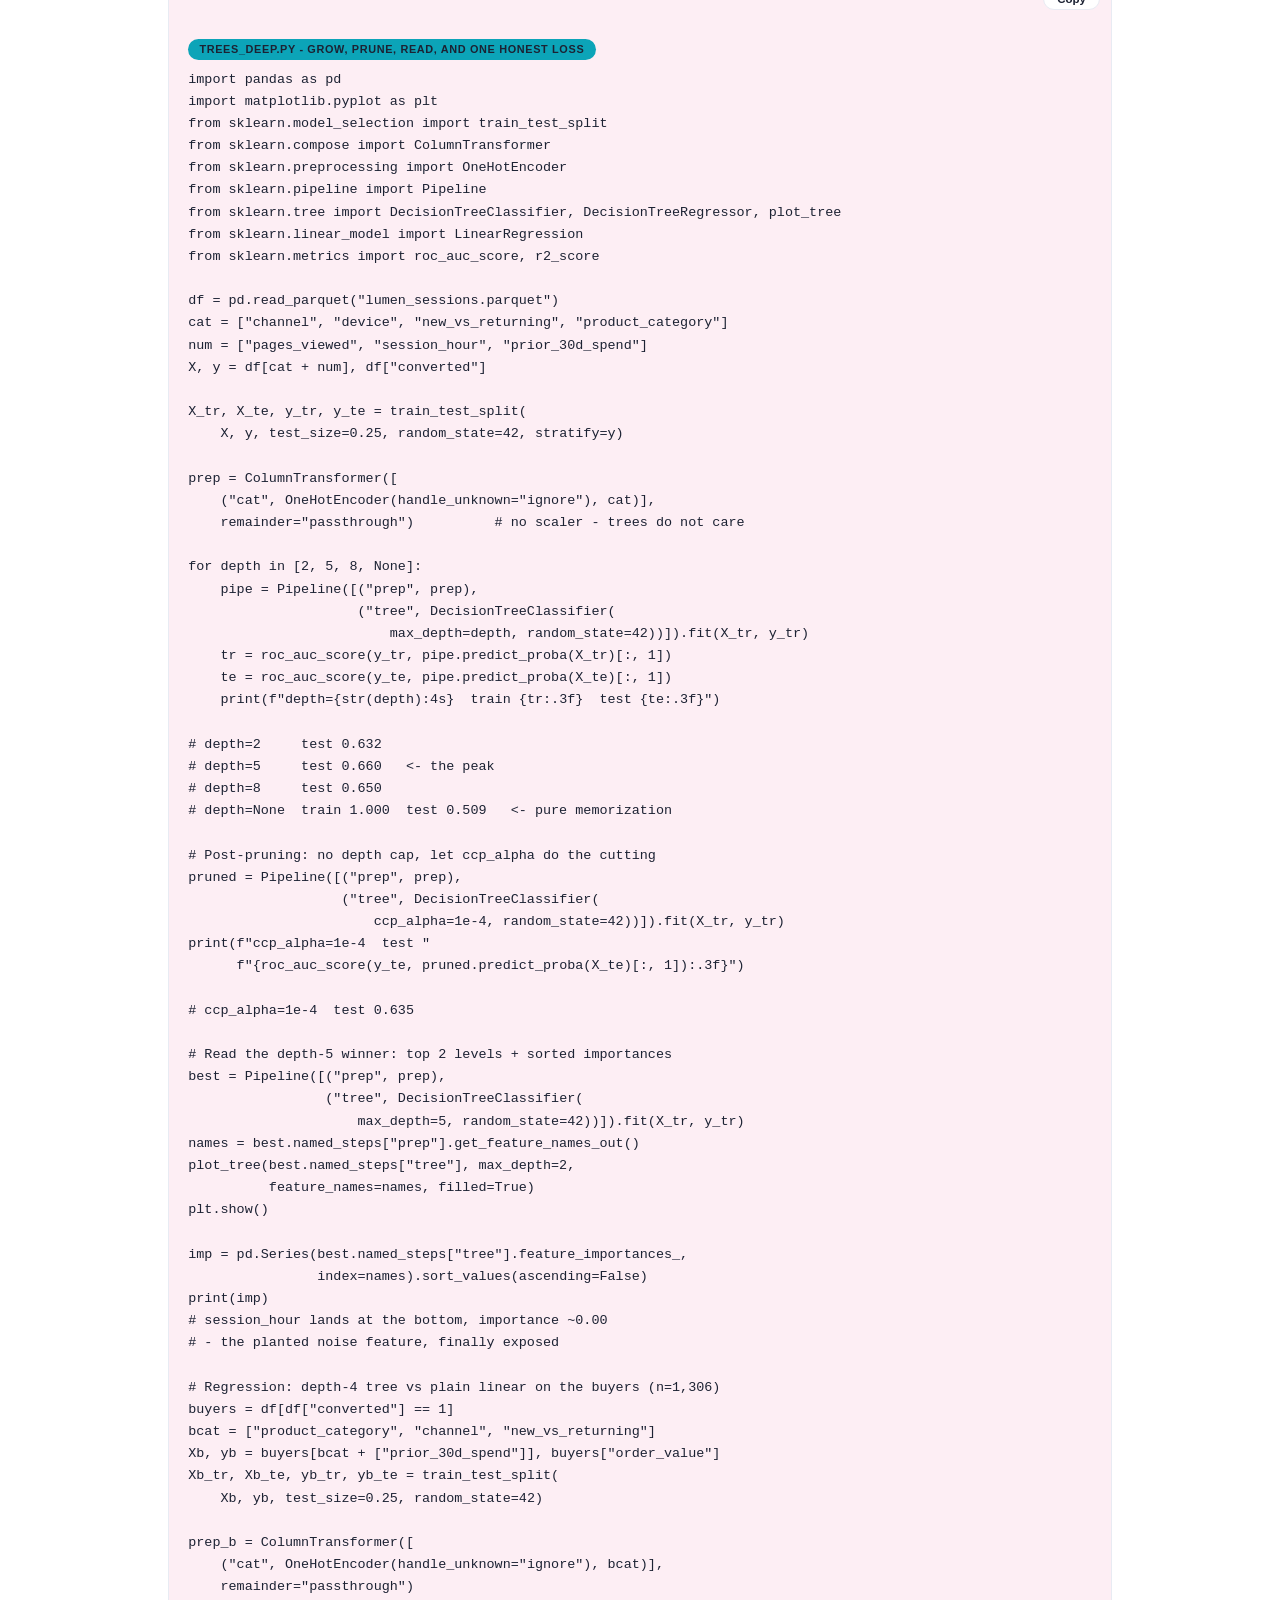
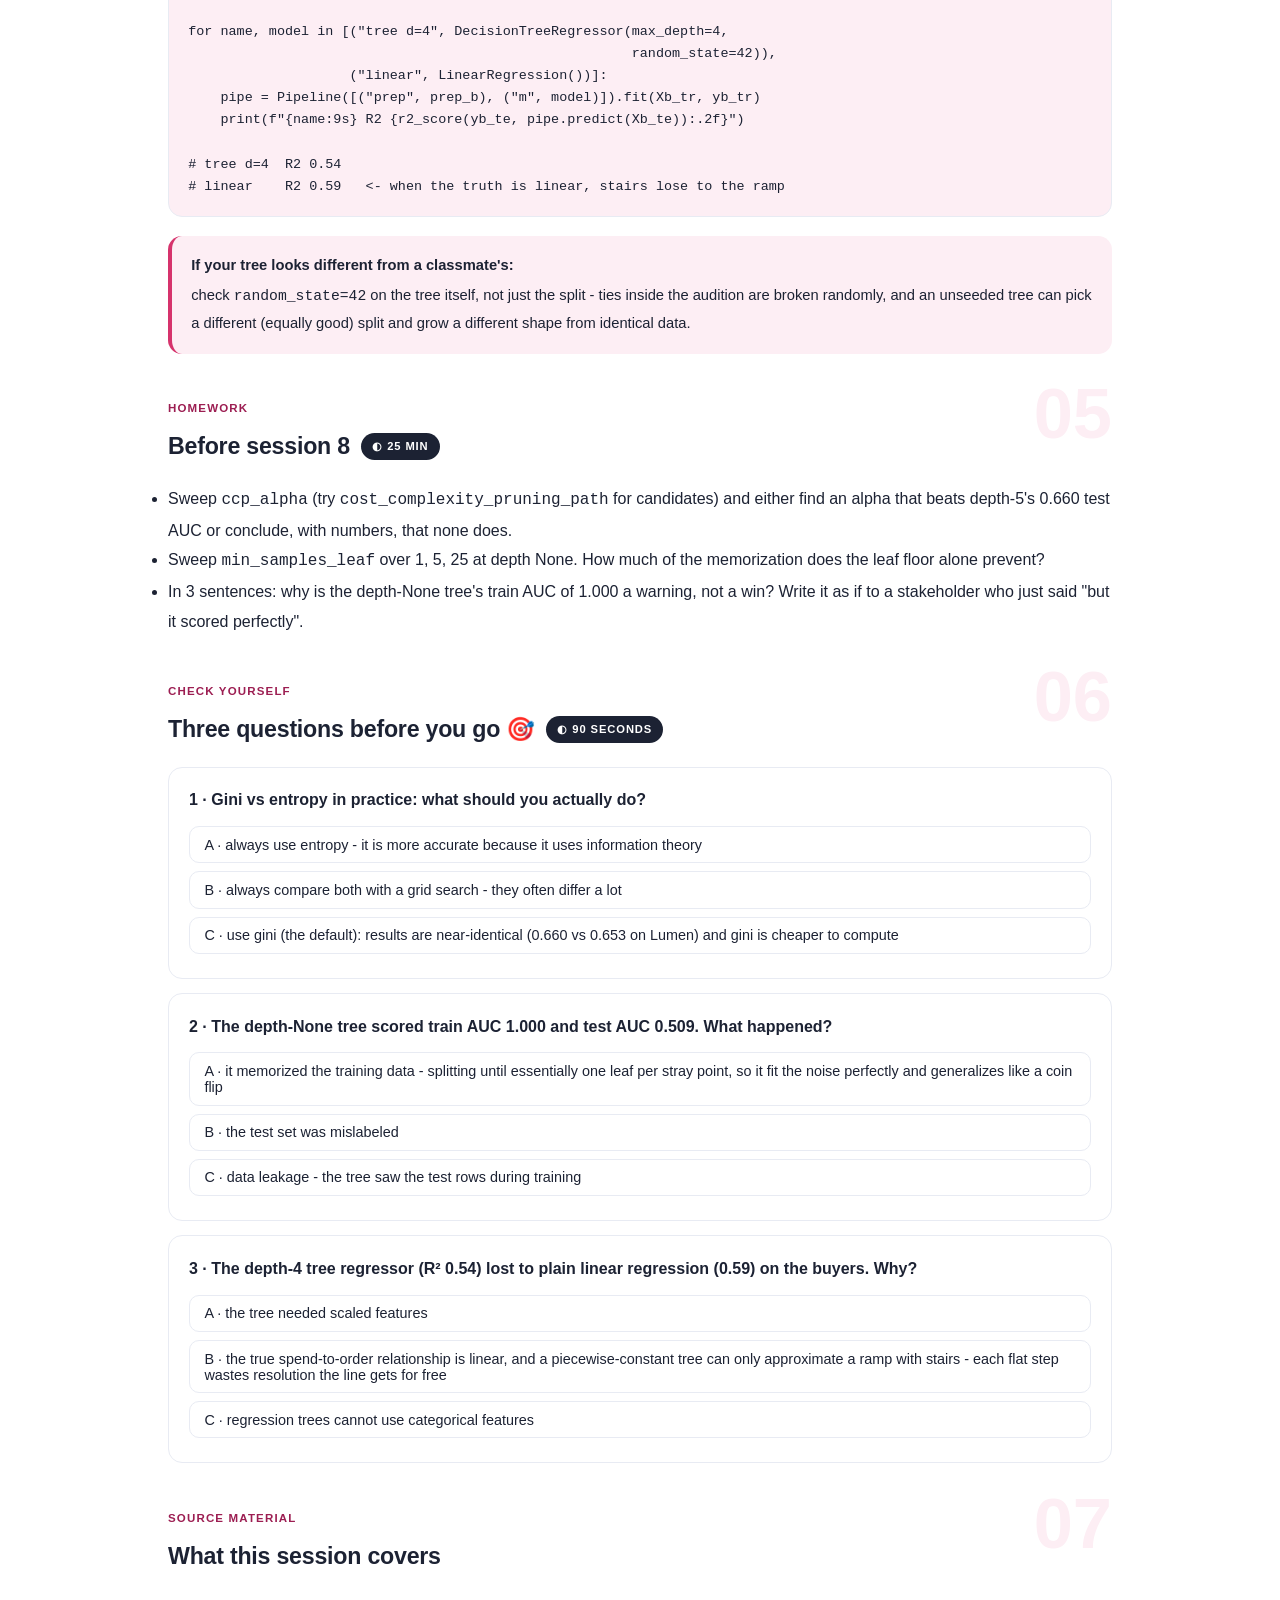
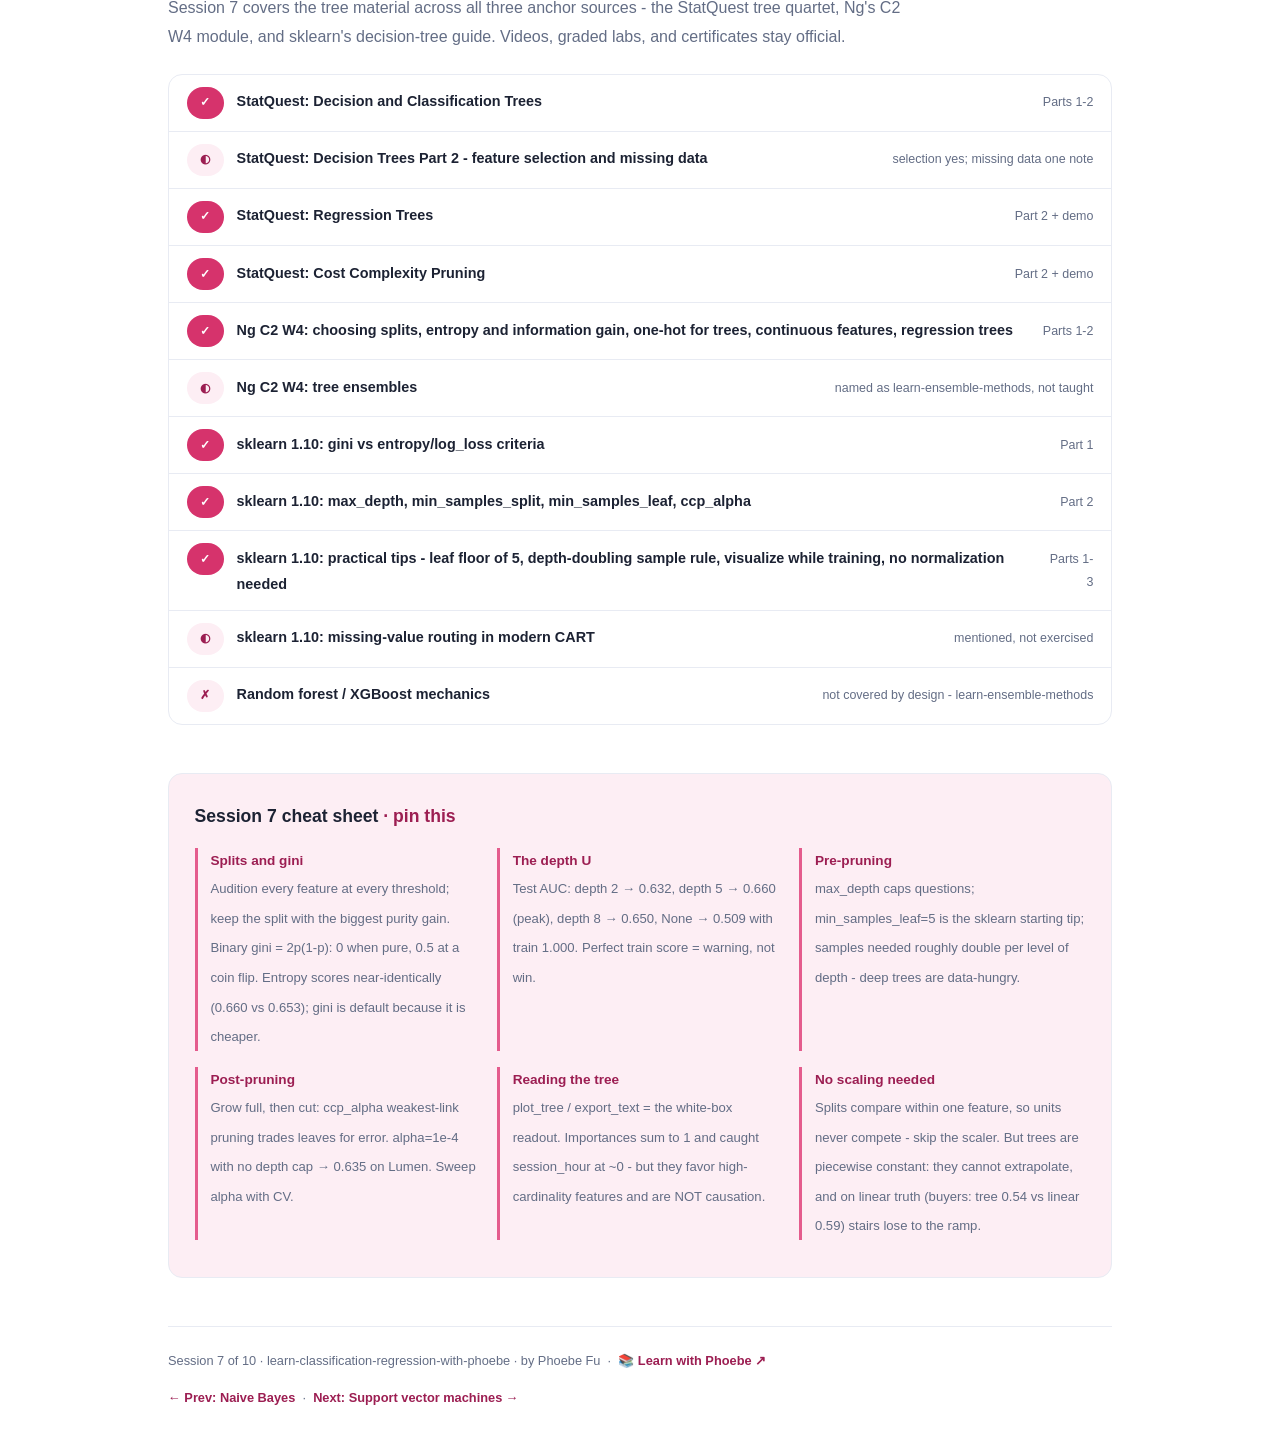
<file: courses/c7-decision-trees.html>
<!DOCTYPE html>
<html lang="en">
<head>
<meta charset="UTF-8">
<meta name="viewport" content="width=device-width, initial-scale=1.0">
<!-- social:start -->
<meta name="description" content="A decision tree is the zoo&#x27;s most legible animal: a stack of yes/no questions anyone can follow with a finger. That legibility is earned by a brutally simple training procedure - greedily...">
<meta property="og:type" content="article">
<meta property="og:site_name" content="Learn with Phoebe">
<meta property="og:title" content="Decision trees, in depth - learn classification and regression with phoebe">
<meta property="og:description" content="A decision tree is the zoo&#x27;s most legible animal: a stack of yes/no questions anyone can follow with a finger. That legibility is earned by a brutally simple training procedure - greedily...">
<meta property="og:url" content="https://phoebefu6.github.io/learn-classification-regression-with-phoebe/courses/c7-decision-trees.html">
<meta property="og:image" content="https://phoebefu6.github.io/learn-classification-regression-with-phoebe/assets/og-cover.png">
<meta property="og:image:width" content="1200">
<meta property="og:image:height" content="630">
<meta name="twitter:card" content="summary_large_image">
<meta name="twitter:title" content="Decision trees, in depth - learn classification and regression with phoebe">
<meta name="twitter:description" content="A decision tree is the zoo&#x27;s most legible animal: a stack of yes/no questions anyone can follow with a finger. That legibility is earned by a brutally simple training procedure - greedily...">
<meta name="twitter:image" content="https://phoebefu6.github.io/learn-classification-regression-with-phoebe/assets/og-cover.png">
<!-- social:end -->
<title>Session 7 · Decision trees, in depth - learn classification and regression with phoebe</title>
<link rel="stylesheet" href="../assets/style.css?v=28">
</head>
<body>

<div class="toolbar">
  <div class="wrap">
    <span class="crumb"><a href="../index.html">learn-classification-regression-with-phoebe</a> / Session 7 of 10</span>
    <button class="btn" id="toggle-all" type="button">Expand all</button>
    <button class="btn primary" id="zoom-toggle" type="button">Projector zoom: off</button>
  </div>
</div>

<header class="masthead">
  <div class="wrap">
    <div class="eyebrow">Learn Classification &amp; Regression with Phoebe · Session 7 of 10</div>
    <h1>Decision trees, <span class="accent">in depth</span></h1>
    <p class="sub">Intro-ml used one decision tree as a prop: crank the depth, draw the U-curve, learn to fear overfitting. Today the prop becomes the subject. How does a tree actually choose a split? What is gini impurity, and is entropy better? (Spoiler from our own runs: 0.660 vs 0.653 - it is not.) How do you stop a tree from memorizing - before it grows, or after? And once it is grown, how do you read it: the plotted tree, the feature importances, and the traps hiding inside both. Same Lumen data, seed 42, and a satisfying payoff - the planted noise feature, session_hour, finally gets caught red-handed with an importance of roughly zero.</p>
    <div class="chip-row">
      <span class="chip level">🟠 Getting real</span>
      <span class="chip audience">Builders · DA / DE / DS</span>
      <span class="chip audience">Python · scikit-learn</span>
      <span class="chip time">45 min</span>
    </div>
    <div class="agenda">
      <span class="a1" style="flex:1">0-3 · Setup</span>
      <span class="a2" style="flex:3">3-20 · Splits, purity, pruning</span>
      <span class="a3" style="flex:5">20-40 · Build: grow, prune, read</span>
      <span class="a4" style="flex:1">40-45 · Wrap</span>
    </div>
  </div>
</header>

<main class="wrap">

  <!-- ============ INTRO ============ -->
  <section class="section" id="intro">
    <div class="section-kicker">
      <span class="klabel">Part 0</span>
      <h2>From prop to subject</h2>
    </div>
    <p class="lede">A decision tree is the zoo's most legible animal: a stack of yes/no questions anyone can follow with a finger. That legibility is earned by a brutally simple training procedure - greedily audition every possible question, keep the one that un-mixes the classes most, repeat inside each branch. No loss surface, no gradient, no scaling requirements. The catch is the same one intro-ml drew as a U-curve: a tree flexible enough to answer anything is flexible enough to memorize everything, so the craft of trees is the craft of stopping them.</p>
    <div class="legend">
      <span class="pill solid">Live - built in session</span>
      <span class="pill light">Self-study - run after</span>
      <span class="pill amber">★ The one big idea</span>
      <span class="pill inkpill">The case: Lumen Skincare</span>
    </div>
    <div class="callout win">
      <strong>★ What you walk out with today</strong>
      You will be able to explain exactly how one split is chosen (and defend gini vs entropy in one sentence), prune with intent - pre-pruning knobs like max_depth and min_samples_leaf, post-pruning with ccp_alpha - and read a fitted tree without being fooled: walk the plotted paths, sort the feature importances, and know the caveats that make importances lie. Plus the honest loss: our best tree regressor (R² 0.54) loses to plain linear regression (0.59), and you will know why.
    </div>
  </section>

  <!-- ============ PART 1: HOW A SPLIT IS CHOSEN ============ -->
  <section class="section" id="part-1">
    <div class="section-kicker">
      <span class="klabel">Part 1 · the split</span>
      <h2>How a split is chosen <span class="tag concept">9 min live</span></h2>
    </div>
    <p class="lede">Training a tree is an audition, not an optimization: at each node, try <strong>every feature at every threshold</strong>, score each candidate split by how pure its two children would be, and keep the winner. Then recurse into each child and audition again. "Pure" means one-class: a node that is all converters (or all non-converters) needs no further questions. The score sklearn uses by default is <strong>gini impurity</strong> - for a binary node, 2p(1-p), where p is the converter share. It is 0 for a pure node, and peaks at 0.5 for a 50/50 coin-flip node.</p>

    <figure class="zoomable">
      <svg viewBox="0 0 880 340" xmlns="http://www.w3.org/2000/svg" role="img" aria-label="A mixed parent node splits on new_vs_returning into two much purer children, shown with purity bars before and after the split.">
        <style>
          .dtAT { font: 700 14px Inter, sans-serif; fill: #1C2233; }
          .dtAB { font: 700 12px Inter, sans-serif; fill: #1C2233; }
          .dtAN { font: 600 10.5px Inter, sans-serif; fill: #636D85; }
          .dtABox { fill: #FDEEF4; stroke: #F2AECB; stroke-width: 1.5; }
          .dtAArr { stroke: #D6336C; stroke-width: 2.5; fill: none; }
        </style>
        <defs>
          <marker id="dtAh" markerWidth="8" markerHeight="8" refX="6" refY="3" orient="auto">
            <path d="M0 0 L6 3 L0 6 Z" fill="#D6336C"/>
          </marker>
        </defs>
        <text class="dtAT" x="30" y="28">One split, judged by purity (ILLUSTRATIVE numbers)</text>

        <rect class="dtABox" x="330" y="46" width="220" height="74" rx="10"/>
        <text class="dtAB" x="346" y="70">mixed node · 50/50</text>
        <rect x="346" y="82" width="94" height="12" fill="#D6336C"/>
        <rect x="440" y="82" width="94" height="12" fill="#0CA4B8"/>
        <text class="dtAN" x="346" y="110">gini = 2(.5)(.5) = 0.5</text>

        <path class="dtAArr" d="M400 120 L230 168" marker-end="url(#dtAh)"/>
        <path class="dtAArr" d="M480 120 L650 168" marker-end="url(#dtAh)"/>
        <text class="dtAN" x="212" y="150">new visitor</text>
        <text class="dtAN" x="600" y="150">returning</text>

        <rect class="dtABox" x="110" y="172" width="220" height="74" rx="10"/>
        <text class="dtAB" x="126" y="196">left child · 10/90</text>
        <rect x="126" y="208" width="19" height="12" fill="#D6336C"/>
        <rect x="145" y="208" width="169" height="12" fill="#0CA4B8"/>
        <text class="dtAN" x="126" y="236">gini = 2(.1)(.9) = 0.18</text>

        <rect class="dtABox" x="550" y="172" width="220" height="74" rx="10"/>
        <text class="dtAB" x="566" y="196">right child · 90/10</text>
        <rect x="566" y="208" width="169" height="12" fill="#D6336C"/>
        <rect x="735" y="208" width="19" height="12" fill="#0CA4B8"/>
        <text class="dtAN" x="566" y="236">gini = 2(.9)(.1) = 0.18</text>

        <rect x="110" y="262" width="660" height="42" rx="10" fill="#E5F6F8" stroke="#0CA4B8" stroke-width="1.5"/>
        <text class="dtAB" x="126" y="288">Weighted child gini ~0.18, down from 0.5 - a big purity gain, so this split wins the audition.</text>

        <rect x="30" y="318" width="14" height="14" rx="3" fill="#0CA4B8"/>
        <text class="dtAN" x="52" y="329">The best split is the one that un-mixes the classes most. Every node repeats the same audition on its own rows.</text>
      </svg>
      <figcaption>🔍 Click to zoom - purity before and after one winning split</figcaption>
    </figure>

    <details class="card" open>
      <summary><span class="mode live">Live</span>Gini vs entropy - the debate that is not one<span class="mini">3 min</span><span class="caret">▶</span></summary>
      <div class="body">
        <p>Entropy is the other purity score, and with it comes <strong>information gain</strong> - Ng's C2 framing: a split's value is the reduction in entropy from parent to (weighted) children. Gini and entropy are shaped almost identically: both are 0 at purity, both peak at 50/50, and they usually pick the same splits.</p>
        <p>On Lumen the whole debate collapses into one line: depth-5 tree with gini scores <strong>0.660</strong> test AUC, with entropy <strong>0.653</strong>. Near-identical. Gini is sklearn's default because it is <strong>cheaper to compute</strong> (no logarithms), not because it is more accurate - never teach or believe the "entropy is more precise" folklore. Pick gini, move on with your life, and spend the attention on depth and leaf size, which actually move the number.</p>
      </div>
    </details>

    <details class="card">
      <summary><span class="mode live">Live</span>No scaling needed - and what to do with categoricals<span class="mini">3 min</span><span class="caret">▶</span></summary>
      <div class="body">
        <p>Every split compares values <em>within one feature</em>: is spend above 120, is the channel email. Features never get added together, so their units never compete - the zoo's low-maintenance animal needs no StandardScaler, ever. (Compare session 5, where skipping the scaler cost kNN six points of AUC.)</p>
        <p>Categoricals still need encoding, though: sklearn's CART implementation has no native categorical support, so we one-hot them - exactly as Ng's tree module teaches. One-hot turns each category into its own yes/no split candidate, which trees digest happily.</p>
        <div class="callout tip"><strong>Pipeline note:</strong> today's ColumnTransformer is one-hot only, numerics passed through raw. Enjoy it - it is the shortest preprocessing of the course.</div>
      </div>
    </details>

    <details class="card">
      <summary><span class="mode self">Self-study</span>Where do thresholds for continuous features come from?<span class="mini">2 min</span><span class="caret">▶</span></summary>
      <div class="body">
        <p>For a continuous feature like <code>prior_30d_spend</code>, the audition does not try infinitely many thresholds - it sorts the values seen at that node and tries the <strong>midpoints between consecutive sorted values</strong>. With n distinct values, that is at most n-1 candidate thresholds, each scored by the purity of the split it produces.</p>
        <p>This is why tree training scales with data size times feature count, and why a tree can place a threshold anywhere the data suggests - it is not binning, it is auditioning every boundary the training data can distinguish.</p>
      </div>
    </details>
  </section>

  <!-- ============ PART 2: GROWTH AND STOPPING ============ -->
  <section class="section" id="part-2">
    <div class="section-kicker">
      <span class="klabel">Part 2 · the brakes</span>
      <h2>Growth, and how to stop it <span class="tag concept">9 min live</span></h2>
    </div>
    <p class="lede">Left unchecked, the audition never ends: the tree keeps splitting until every leaf is pure - one leaf per stray point if that is what purity takes. That is memorization wearing a flowchart costume. Here is intro-ml's U-curve again, now measured in AUC on Lumen (full features, test set):</p>

    <table class="clean">
      <tr><th>max_depth</th><th>Test ROC-AUC</th><th>Reading</th></tr>
      <tr><td>2</td><td>0.632</td><td>too shallow - good questions left unasked</td></tr>
      <tr><td>5</td><td>0.660</td><td>the peak</td></tr>
      <tr><td>8</td><td>0.650</td><td>starting to fit noise</td></tr>
      <tr><td>None</td><td>0.509 (train 1.000)</td><td>pure memorization - a coin flip on new data</td></tr>
    </table>

    <details class="card">
      <summary><span class="mode live">Live</span>Play: depth on the boundary explorer<span class="mini">3 min</span><span class="caret">▶</span></summary>
      <div class="body">
        <p>Crank depth on the moons and watch the tree carve one rectangle per stray point - memorization you can see.</p>
        <div class="algo-live" data-tool="boundary" data-data="lab" data-algo="tree"></div>
      </div>
    </details>

    <details class="card">
      <summary><span class="mode live">Live</span>Pre-pruning - the knobs that stop growth early<span class="mini">3 min</span><span class="caret">▶</span></summary>
      <div class="body">
        <p>Three knobs cover most real work. <code>max_depth</code> caps how many questions any path may ask. <code>min_samples_split</code> refuses to audition splits at nodes with too few rows. <code>min_samples_leaf</code> refuses any split that would leave a child below the floor - the sklearn practical-tips list suggests <strong>starting at 5</strong>, because a leaf holding one or two rows is almost always memorized noise.</p>
        <p>Depth has a hidden cost worth internalizing: since each level can double the number of leaves, a tree needs roughly <strong>twice the samples for every extra level of depth</strong> it is going to use honestly. Depth 10 wants around a thousand times the data of depth 1 - which is why "just grow deeper" stops working long before you run out of RAM. The same tips list says to visualize the tree as you train (<code>plot_tree</code>, Part 3) rather than tuning blind.</p>
      </div>
    </details>

    <details class="card">
      <summary><span class="mode live">Live</span>Post-pruning - grow big, then cut with ccp_alpha<span class="mini">3 min</span><span class="caret">▶</span></summary>
      <div class="body">
        <p>The other philosophy, from StatQuest's cost-complexity pruning episode: grow the full tree first, then prune it back. <strong>Weakest-link pruning</strong> scores every subtree by error plus a complexity penalty - alpha times the number of leaves - and repeatedly removes the branch that buys the least purity per leaf it costs. Bigger <code>ccp_alpha</code> = heavier penalty = smaller tree.</p>
        <p>On Lumen, <code>ccp_alpha=1e-4</code> with <em>no depth cap at all</em> lands at <strong>0.635</strong> test AUC - most of the way from memorization (0.509) back toward the depth-5 peak (0.660), with zero manual depth tuning. In practice you sweep alpha with cross-validation (sklearn's <code>cost_complexity_pruning_path</code> hands you the candidate alphas). Whether any alpha can beat 0.660 here is your homework.</p>
      </div>
    </details>

    <details class="card">
      <summary><span class="mode self">Self-study</span>Regression trees - variance instead of gini<span class="mini">3 min</span><span class="caret">▶</span></summary>
      <div class="body">
        <p>Swap the purity score and trees predict numbers: a regression tree audition picks the split that most <strong>reduces the variance</strong> of the target within the children, and each leaf predicts the <strong>mean</strong> of its training rows. Same greedy recursion, same overfitting physics - here is the sweep on the 1,306 Lumen buyers:</p>
        <table class="clean">
          <tr><th>max_depth</th><th>Test R²</th><th>Reading</th></tr>
          <tr><td>3</td><td>0.53</td><td>nearly there</td></tr>
          <tr><td>4</td><td>0.54</td><td>the peak</td></tr>
          <tr><td>6</td><td>0.36</td><td>fitting noise fast</td></tr>
          <tr><td>10</td><td>0.12</td><td>mostly noise now</td></tr>
          <tr><td>None</td><td>-0.08 (train 1.00)</td><td>memorization goes NEGATIVE</td></tr>
        </table>
        <p>Note how much sharper the cliff is than in classification - and note what a leaf-predicts-its-mean model can never do: a regression tree's output is <strong>piecewise constant</strong>, a staircase. Ask it about a spend value beyond anything in training and it answers with the edge leaf's mean - trees cannot extrapolate, not even a little.</p>
      </div>
    </details>
  </section>

  <!-- ============ PART 3: READING THE TREE ============ -->
  <section class="section" id="part-3">
    <div class="section-kicker">
      <span class="klabel">Part 3 · the readout</span>
      <h2>Reading the tree <span class="tag concept">7 min live</span></h2>
    </div>
    <p class="lede">The tree's superpower is that you can print it. <code>plot_tree</code> draws the boxes; <code>export_text</code> gives you the same thing as indented if/else lines you can paste into a design doc. Every prediction is a walkable path - which makes trees the white-box animal you reach for when a stakeholder asks "but WHY did it flag this session?". The second readout is <code>feature_importances_</code>: each feature's share of the total impurity reduction, summing to 1. It is genuinely useful and genuinely treacherous - both below.</p>

    <figure class="zoomable">
      <svg viewBox="0 0 880 350" xmlns="http://www.w3.org/2000/svg" role="img" aria-label="A small three-level decision tree with node boxes showing split, gini and samples, ending in magenta convert leaves and cyan no-convert leaves.">
        <style>
          .dtBT { font: 700 14px Inter, sans-serif; fill: #1C2233; }
          .dtBB { font: 700 11px Inter, sans-serif; fill: #1C2233; }
          .dtBN { font: 600 10px Inter, sans-serif; fill: #636D85; }
          .dtBBox { fill: #FFFFFF; stroke: #C9CEDD; stroke-width: 1.5; }
          .dtBLm { fill: #FDEEF4; stroke: #D6336C; stroke-width: 1.5; }
          .dtBLc { fill: #E5F6F8; stroke: #0CA4B8; stroke-width: 1.5; }
          .dtBE { stroke: #636D85; stroke-width: 1.5; fill: none; }
        </style>
        <defs>
          <marker id="dtBh" markerWidth="8" markerHeight="8" refX="6" refY="3" orient="auto">
            <path d="M0 0 L6 3 L0 6 Z" fill="#636D85"/>
          </marker>
        </defs>
        <text class="dtBT" x="30" y="28">Walking a fitted tree (ILLUSTRATIVE sketch of plot_tree)</text>

        <rect class="dtBBox" x="350" y="44" width="180" height="62" rx="8"/>
        <text class="dtBB" x="362" y="62">returning = yes?</text>
        <text class="dtBN" x="362" y="78">gini 0.5 · samples 100%</text>
        <text class="dtBN" x="362" y="94">the root asks first</text>

        <path class="dtBE" d="M400 106 L250 140" marker-end="url(#dtBh)"/>
        <path class="dtBE" d="M480 106 L630 140" marker-end="url(#dtBh)"/>
        <text class="dtBN" x="270" y="128">no</text>
        <text class="dtBN" x="590" y="128">yes</text>

        <rect class="dtBBox" x="140" y="144" width="180" height="62" rx="8"/>
        <text class="dtBB" x="152" y="162">pages &gt; 7?</text>
        <text class="dtBN" x="152" y="178">gini 0.3 · samples 62%</text>
        <text class="dtBN" x="152" y="194">new visitors branch</text>

        <rect class="dtBBox" x="560" y="144" width="180" height="62" rx="8"/>
        <text class="dtBB" x="572" y="162">spend &gt; $120?</text>
        <text class="dtBN" x="572" y="178">gini 0.4 · samples 38%</text>
        <text class="dtBN" x="572" y="194">returning branch</text>

        <path class="dtBE" d="M190 206 L150 240" marker-end="url(#dtBh)"/>
        <path class="dtBE" d="M280 206 L320 240" marker-end="url(#dtBh)"/>
        <path class="dtBE" d="M610 206 L570 240" marker-end="url(#dtBh)"/>
        <path class="dtBE" d="M700 206 L740 240" marker-end="url(#dtBh)"/>

        <rect class="dtBLc" x="70" y="244" width="150" height="52" rx="8"/>
        <text class="dtBB" x="82" y="264">leaf: no convert</text>
        <text class="dtBN" x="82" y="282">gini 0.1 · mostly cyan</text>

        <rect class="dtBLm" x="250" y="244" width="150" height="52" rx="8"/>
        <text class="dtBB" x="262" y="264">leaf: convert</text>
        <text class="dtBN" x="262" y="282">gini 0.2 · magenta</text>

        <rect class="dtBLc" x="490" y="244" width="150" height="52" rx="8"/>
        <text class="dtBB" x="502" y="264">leaf: no convert</text>
        <text class="dtBN" x="502" y="282">gini 0.15 · cyan</text>

        <rect class="dtBLm" x="670" y="244" width="150" height="52" rx="8"/>
        <text class="dtBB" x="682" y="264">leaf: convert</text>
        <text class="dtBN" x="682" y="282">gini 0.1 · magenta</text>

        <rect x="30" y="324" width="14" height="14" rx="3" fill="#0CA4B8"/>
        <text class="dtBN" x="52" y="335">Every prediction is a walkable path of yes/no questions - follow a session from root to leaf with your finger.</text>
      </svg>
      <figcaption>🔍 Click to zoom - a three-level tree you can walk by hand</figcaption>
    </figure>

    <details class="card">
      <summary><span class="mode live">Live</span>Feature importance - useful, with caveats<span class="mini">3 min</span><span class="caret">▶</span></summary>
      <div class="body">
        <p>Impurity-based importance credits each feature with the purity gain of the splits it powered, normalized to sum to 1. On Lumen it delivers this course's most satisfying receipt: <code>session_hour</code> - the noise feature the generator planted with a true coefficient of zero - lands at the bottom with importance ~0. The tree auditioned it at every node and almost never found it worth a split.</p>
        <p>Two caveats before you put importances in a slide. First, they are <strong>biased toward high-cardinality features</strong>: a feature with many distinct values offers many more candidate thresholds, so it gets more chances to look good by luck. Second, <strong>importance is not causation</strong> - it says "splitting here purified the training data", not "changing this changes the outcome". Session hour being useless is a modeling fact; email being important does not mean sending more email causes conversions. (Your experimentation course owns that question.)</p>
        <div class="callout example"><span class="ex-pill">Real world</span>A growth team once reshuffled its entire budget toward the channel their tree ranked most important - and conversion did not move. The channel was a proxy for customer intent, not a lever: high-intent shoppers arrived via search, and buying more search traffic bought more low-intent clicks wearing a high-intent label. Importance read the correlation; the budget needed the cause.</div>
      </div>
    </details>

    <details class="card">
      <summary><span class="mode self">Self-study</span>Instability - and the forest-shaped teaser<span class="mini">2 min</span><span class="caret">▶</span></summary>
      <div class="body">
        <p>Greedy auditions have a fragile side: change a handful of training rows and a different feature may win the root split, sending the entire tree down a different path - same data story, differently shaped flowchart. sklearn's own docs list this instability as a core limitation of single trees.</p>
        <p>The classic fix is to embrace it: train many trees on resampled data and average them, so the reshuffling cancels out. That is a <strong>random forest</strong> - and it belongs to learn-ensemble-methods, named here so you know where the story continues, not taught here.</p>
      </div>
    </details>

    <details class="card">
      <summary><span class="mode live">Live</span>Where trees lose - the linear truth problem<span class="mini">2 min</span><span class="caret">▶</span></summary>
      <div class="body">
        <p>Honest leaderboard time. On the Lumen buyers, the best tree regressor (depth 4) scores <strong>R² 0.54</strong> - and plain linear regression from session 2 scores <strong>0.59</strong>. The tree loses, and it loses for a structural reason: the Lumen generator's spend-to-order relationship is genuinely linear, and a piecewise-constant model can only approximate a ramp with stairs. Every stair tread wastes resolution a straight line gets for free.</p>
        <p>When the truth is linear, rectangles approximate a ramp with stairs - remember that sentence in session 9, when choosing between families becomes the whole game. Trees earn their keep on interaction-heavy, threshold-y data; on smooth linear signal, the humble line wins.</p>
      </div>
    </details>
  </section>

  <!-- ============ DEMO ============ -->
  <section class="section" id="demo-1">
    <div class="section-kicker">
      <span class="klabel">Build-along</span>
      <h2>Grow it, prune it, read it <span class="tag demo">★ 18 min · everyone builds</span></h2>
    </div>
    <p class="lede">Five moves: sweep depth and reproduce the U-curve, prune with ccp_alpha instead of a depth cap, plot the top of the winning tree, sort the feature importances to catch session_hour, and run the regressor head-to-head against session 2's linear model.</p>

    <div class="steps">
      <div class="step"><p><strong>Sweep depth.</strong> One-hot only - no scaler, trees do not care. Loop depth over 2, 5, 8, None and print train and test AUC. The gap between them at depth None IS the lesson.</p></div>
      <div class="step"><p><strong>Prune instead.</strong> Drop the depth cap, set <code>ccp_alpha=1e-4</code>, and see how close weakest-link pruning gets to the hand-tuned peak.</p></div>
      <div class="step"><p><strong>Plot and read.</strong> <code>plot_tree</code> with <code>max_depth=2</code> keeps the picture human-sized. Walk one path out loud - root to leaf.</p></div>
      <div class="step"><p><strong>Sort the importances.</strong> The planted noise feature should sit at the bottom, importance ~0. Enjoy the receipt.</p></div>
      <div class="step"><p><strong>Regressor vs linear.</strong> Depth-4 tree on the buyers vs plain LinearRegression - the stairs vs the ramp.</p></div>
    </div>

    <div class="prompt-box good">
      <span class="label">trees_deep.py - grow, prune, read, and one honest loss</span>import pandas as pd
import matplotlib.pyplot as plt
from sklearn.model_selection import train_test_split
from sklearn.compose import ColumnTransformer
from sklearn.preprocessing import OneHotEncoder
from sklearn.pipeline import Pipeline
from sklearn.tree import DecisionTreeClassifier, DecisionTreeRegressor, plot_tree
from sklearn.linear_model import LinearRegression
from sklearn.metrics import roc_auc_score, r2_score

df = pd.read_parquet("lumen_sessions.parquet")
cat = ["channel", "device", "new_vs_returning", "product_category"]
num = ["pages_viewed", "session_hour", "prior_30d_spend"]
X, y = df[cat + num], df["converted"]

X_tr, X_te, y_tr, y_te = train_test_split(
    X, y, test_size=0.25, random_state=42, stratify=y)

prep = ColumnTransformer([
    ("cat", OneHotEncoder(handle_unknown="ignore"), cat)],
    remainder="passthrough")          # no scaler - trees do not care

for depth in [2, 5, 8, None]:
    pipe = Pipeline([("prep", prep),
                     ("tree", DecisionTreeClassifier(
                         max_depth=depth, random_state=42))]).fit(X_tr, y_tr)
    tr = roc_auc_score(y_tr, pipe.predict_proba(X_tr)[:, 1])
    te = roc_auc_score(y_te, pipe.predict_proba(X_te)[:, 1])
    print(f"depth={str(depth):4s}  train {tr:.3f}  test {te:.3f}")

# depth=2     test 0.632
# depth=5     test 0.660   &lt;- the peak
# depth=8     test 0.650
# depth=None  train 1.000  test 0.509   &lt;- pure memorization

# Post-pruning: no depth cap, let ccp_alpha do the cutting
pruned = Pipeline([("prep", prep),
                   ("tree", DecisionTreeClassifier(
                       ccp_alpha=1e-4, random_state=42))]).fit(X_tr, y_tr)
print(f"ccp_alpha=1e-4  test "
      f"{roc_auc_score(y_te, pruned.predict_proba(X_te)[:, 1]):.3f}")

# ccp_alpha=1e-4  test 0.635

# Read the depth-5 winner: top 2 levels + sorted importances
best = Pipeline([("prep", prep),
                 ("tree", DecisionTreeClassifier(
                     max_depth=5, random_state=42))]).fit(X_tr, y_tr)
names = best.named_steps["prep"].get_feature_names_out()
plot_tree(best.named_steps["tree"], max_depth=2,
          feature_names=names, filled=True)
plt.show()

imp = pd.Series(best.named_steps["tree"].feature_importances_,
                index=names).sort_values(ascending=False)
print(imp)
# session_hour lands at the bottom, importance ~0.00
# - the planted noise feature, finally exposed

# Regression: depth-4 tree vs plain linear on the buyers (n=1,306)
buyers = df[df["converted"] == 1]
bcat = ["product_category", "channel", "new_vs_returning"]
Xb, yb = buyers[bcat + ["prior_30d_spend"]], buyers["order_value"]
Xb_tr, Xb_te, yb_tr, yb_te = train_test_split(
    Xb, yb, test_size=0.25, random_state=42)

prep_b = ColumnTransformer([
    ("cat", OneHotEncoder(handle_unknown="ignore"), bcat)],
    remainder="passthrough")

for name, model in [("tree d=4", DecisionTreeRegressor(max_depth=4,
                                                       random_state=42)),
                    ("linear", LinearRegression())]:
    pipe = Pipeline([("prep", prep_b), ("m", model)]).fit(Xb_tr, yb_tr)
    print(f"{name:9s} R2 {r2_score(yb_te, pipe.predict(Xb_te)):.2f}")

# tree d=4  R2 0.54
# linear    R2 0.59   &lt;- when the truth is linear, stairs lose to the ramp</div>

    <div class="callout tip"><strong>If your tree looks different from a classmate's:</strong> check <code>random_state=42</code> on the tree itself, not just the split - ties inside the audition are broken randomly, and an unseeded tree can pick a different (equally good) split and grow a different shape from identical data.</div>
  </section>

  <!-- ============ EXERCISE ============ -->
  <section class="section" id="exercise">
    <div class="section-kicker">
      <span class="klabel">Homework</span>
      <h2>Before session 8 <span class="tag exercise">◐ 25 min</span></h2>
    </div>
    <ul>
      <li>Sweep <code>ccp_alpha</code> (try <code>cost_complexity_pruning_path</code> for candidates) and either find an alpha that beats depth-5's 0.660 test AUC or conclude, with numbers, that none does.</li>
      <li>Sweep <code>min_samples_leaf</code> over 1, 5, 25 at depth None. How much of the memorization does the leaf floor alone prevent?</li>
      <li>In 3 sentences: why is the depth-None tree's train AUC of 1.000 a warning, not a win? Write it as if to a stakeholder who just said "but it scored perfectly".</li>
    </ul>
  </section>

  <!-- ============ QUIZ ============ -->
  <section class="section" id="quiz">
    <div class="section-kicker">
      <span class="klabel">Check yourself</span>
      <h2>Three questions before you go 🎯 <span class="tag exercise">◐ 90 seconds</span></h2>
    </div>
    <div class="quiz-q" data-answer="2">
      <p class="qtext">1 · Gini vs entropy in practice: what should you actually do?</p>
      <button class="qopt" type="button">A · always use entropy - it is more accurate because it uses information theory</button>
      <button class="qopt" type="button">B · always compare both with a grid search - they often differ a lot</button>
      <button class="qopt" type="button">C · use gini (the default): results are near-identical (0.660 vs 0.653 on Lumen) and gini is cheaper to compute</button>
      <p class="qwhy">The two scores are shaped almost identically and usually choose the same splits. Gini is the default because it skips the logarithms, not because it is better - and entropy is not "more accurate", on Lumen or in general. Spend the tuning budget on depth and leaf size instead.</p>
    </div>
    <div class="quiz-q" data-answer="0">
      <p class="qtext">2 · The depth-None tree scored train AUC 1.000 and test AUC 0.509. What happened?</p>
      <button class="qopt" type="button">A · it memorized the training data - splitting until essentially one leaf per stray point, so it fit the noise perfectly and generalizes like a coin flip</button>
      <button class="qopt" type="button">B · the test set was mislabeled</button>
      <button class="qopt" type="button">C · data leakage - the tree saw the test rows during training</button>
      <p class="qwhy">Unchecked, the audition continues until every leaf is pure, and purity on noisy data means carving a private rectangle around each point. Perfect train score, useless test score - the U-curve's right-hand cliff, now measured in AUC.</p>
    </div>
    <div class="quiz-q" data-answer="1">
      <p class="qtext">3 · The depth-4 tree regressor (R² 0.54) lost to plain linear regression (0.59) on the buyers. Why?</p>
      <button class="qopt" type="button">A · the tree needed scaled features</button>
      <button class="qopt" type="button">B · the true spend-to-order relationship is linear, and a piecewise-constant tree can only approximate a ramp with stairs - each flat step wastes resolution the line gets for free</button>
      <button class="qopt" type="button">C · regression trees cannot use categorical features</button>
      <p class="qwhy">Trees never need scaling (each split lives inside one feature), so A is out. The real reason is shape: leaves predict constants, so the tree builds a staircase over a genuinely linear ramp. Match the model to the data's shape - the theme session 9 turns into a method.</p>
    </div>
    <p class="quiz-score"></p>
  </section>

  <!-- ============ OFFICIAL SOURCES ============ -->
  <section class="section" id="official">
    <div class="section-kicker">
      <span class="klabel">Source material</span>
      <h2>What this session covers</h2>
    </div>
    <p class="lede">Session 7 covers the tree material across all three anchor sources - the StatQuest tree quartet, Ng's C2 W4 module, and sklearn's decision-tree guide. Videos, graded labs, and certificates stay official.</p>
    <div class="covered">
      <div class="covered-row"><span class="status pill solid">✓</span><span class="name">StatQuest: Decision and Classification Trees</span><span class="note">Parts 1-2</span></div>
      <div class="covered-row"><span class="status pill light">◐</span><span class="name">StatQuest: Decision Trees Part 2 - feature selection and missing data</span><span class="note">selection yes; missing data one note</span></div>
      <div class="covered-row"><span class="status pill solid">✓</span><span class="name">StatQuest: Regression Trees</span><span class="note">Part 2 + demo</span></div>
      <div class="covered-row"><span class="status pill solid">✓</span><span class="name">StatQuest: Cost Complexity Pruning</span><span class="note">Part 2 + demo</span></div>
      <div class="covered-row"><span class="status pill solid">✓</span><span class="name">Ng C2 W4: choosing splits, entropy and information gain, one-hot for trees, continuous features, regression trees</span><span class="note">Parts 1-2</span></div>
      <div class="covered-row"><span class="status pill light">◐</span><span class="name">Ng C2 W4: tree ensembles</span><span class="note">named as learn-ensemble-methods, not taught</span></div>
      <div class="covered-row"><span class="status pill solid">✓</span><span class="name">sklearn 1.10: gini vs entropy/log_loss criteria</span><span class="note">Part 1</span></div>
      <div class="covered-row"><span class="status pill solid">✓</span><span class="name">sklearn 1.10: max_depth, min_samples_split, min_samples_leaf, ccp_alpha</span><span class="note">Part 2</span></div>
      <div class="covered-row"><span class="status pill solid">✓</span><span class="name">sklearn 1.10: practical tips - leaf floor of 5, depth-doubling sample rule, visualize while training, no normalization needed</span><span class="note">Parts 1-3</span></div>
      <div class="covered-row"><span class="status pill light">◐</span><span class="name">sklearn 1.10: missing-value routing in modern CART</span><span class="note">mentioned, not exercised</span></div>
      <div class="covered-row"><span class="status pill light">✗</span><span class="name">Random forest / XGBoost mechanics</span><span class="note">not covered by design - learn-ensemble-methods</span></div>
    </div>
  </section>

  <!-- ============ CHEAT SHEET ============ -->
  <section class="cheat" id="cheatsheet">
    <h3>Session 7 cheat sheet <span>· pin this</span></h3>
    <div class="grid-2">
      <div class="cheat-item"><b>Splits and gini</b><span>Audition every feature at every threshold; keep the split with the biggest purity gain. Binary gini = 2p(1-p): 0 when pure, 0.5 at a coin flip. Entropy scores near-identically (0.660 vs 0.653); gini is default because it is cheaper.</span></div>
      <div class="cheat-item"><b>The depth U</b><span>Test AUC: depth 2 → 0.632, depth 5 → 0.660 (peak), depth 8 → 0.650, None → 0.509 with train 1.000. Perfect train score = warning, not win.</span></div>
      <div class="cheat-item"><b>Pre-pruning</b><span>max_depth caps questions; min_samples_leaf=5 is the sklearn starting tip; samples needed roughly double per level of depth - deep trees are data-hungry.</span></div>
      <div class="cheat-item"><b>Post-pruning</b><span>Grow full, then cut: ccp_alpha weakest-link pruning trades leaves for error. alpha=1e-4 with no depth cap → 0.635 on Lumen. Sweep alpha with CV.</span></div>
      <div class="cheat-item"><b>Reading the tree</b><span>plot_tree / export_text = the white-box readout. Importances sum to 1 and caught session_hour at ~0 - but they favor high-cardinality features and are NOT causation.</span></div>
      <div class="cheat-item"><b>No scaling needed</b><span>Splits compare within one feature, so units never compete - skip the scaler. But trees are piecewise constant: they cannot extrapolate, and on linear truth (buyers: tree 0.54 vs linear 0.59) stairs lose to the ramp.</span></div>
    </div>
  </section>

  <footer class="pagefoot">
    <span>Session 7 of 10 · learn-classification-regression-with-phoebe · by Phoebe Fu &nbsp;·&nbsp; 📚 <a href="https://phoebefu6.github.io/learn-with-phoebe/">Learn with Phoebe ↗</a></span>
    <span><a href="c6-naive-bayes.html">← Prev: Naive Bayes</a> &nbsp;·&nbsp; <a href="c8-support-vector-machines.html">Next: Support vector machines →</a></span>
  </footer>

</main>

<script src="../assets/app.js?v=27"></script>
<script src="../assets/algo-live.js?v=6"></script>
</body>
</html>
</file>
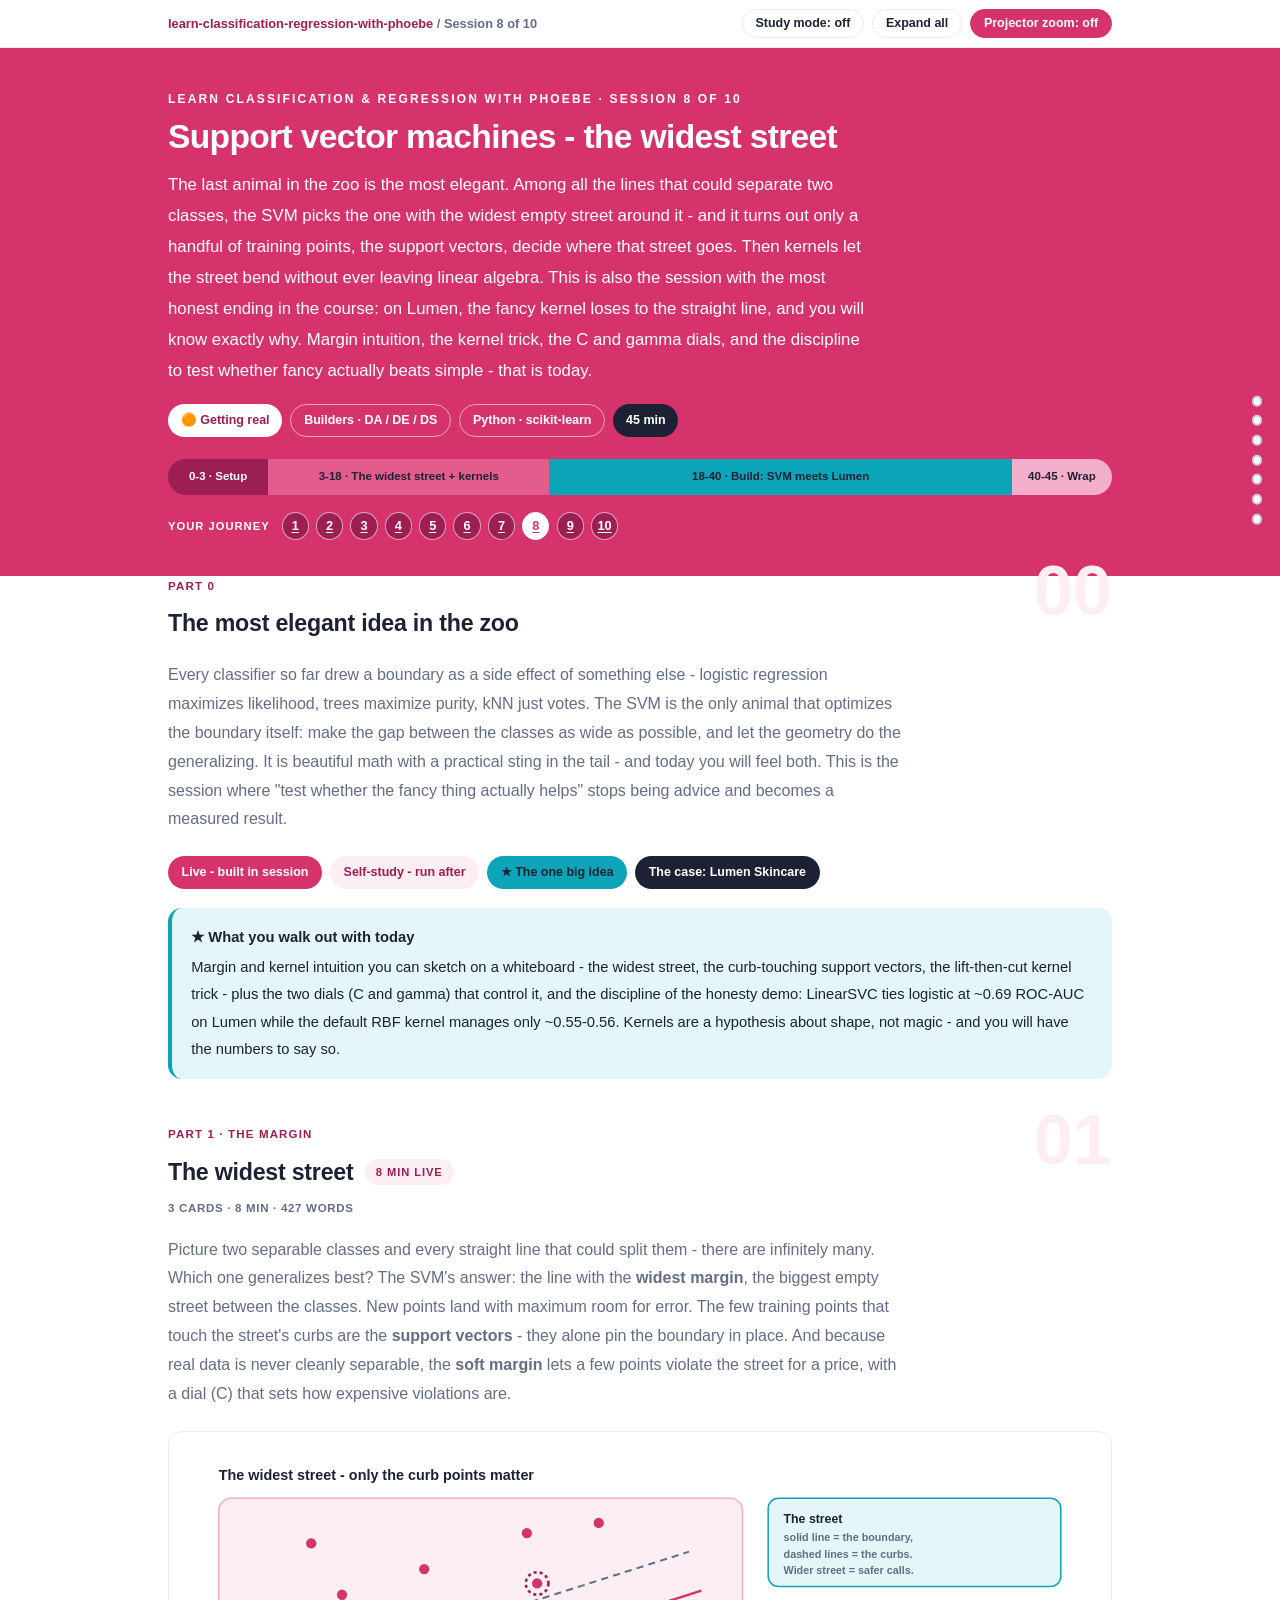
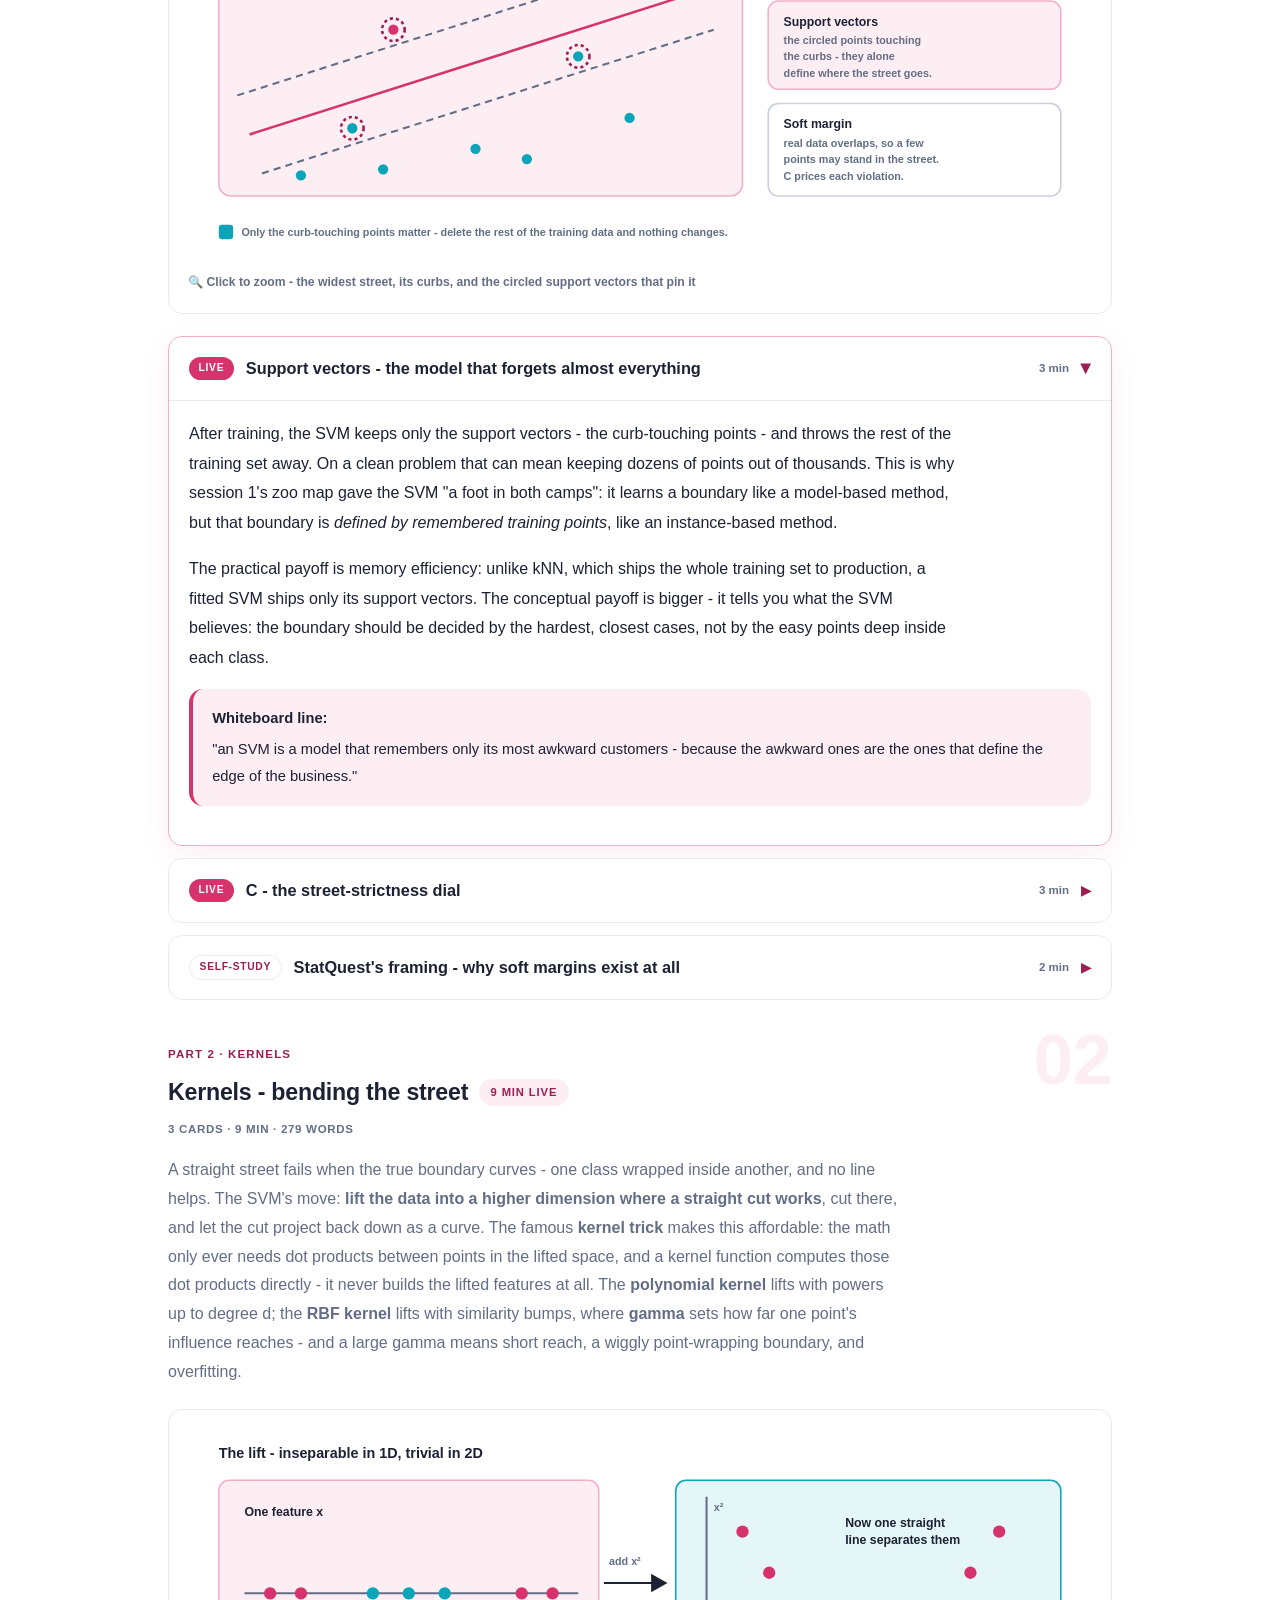
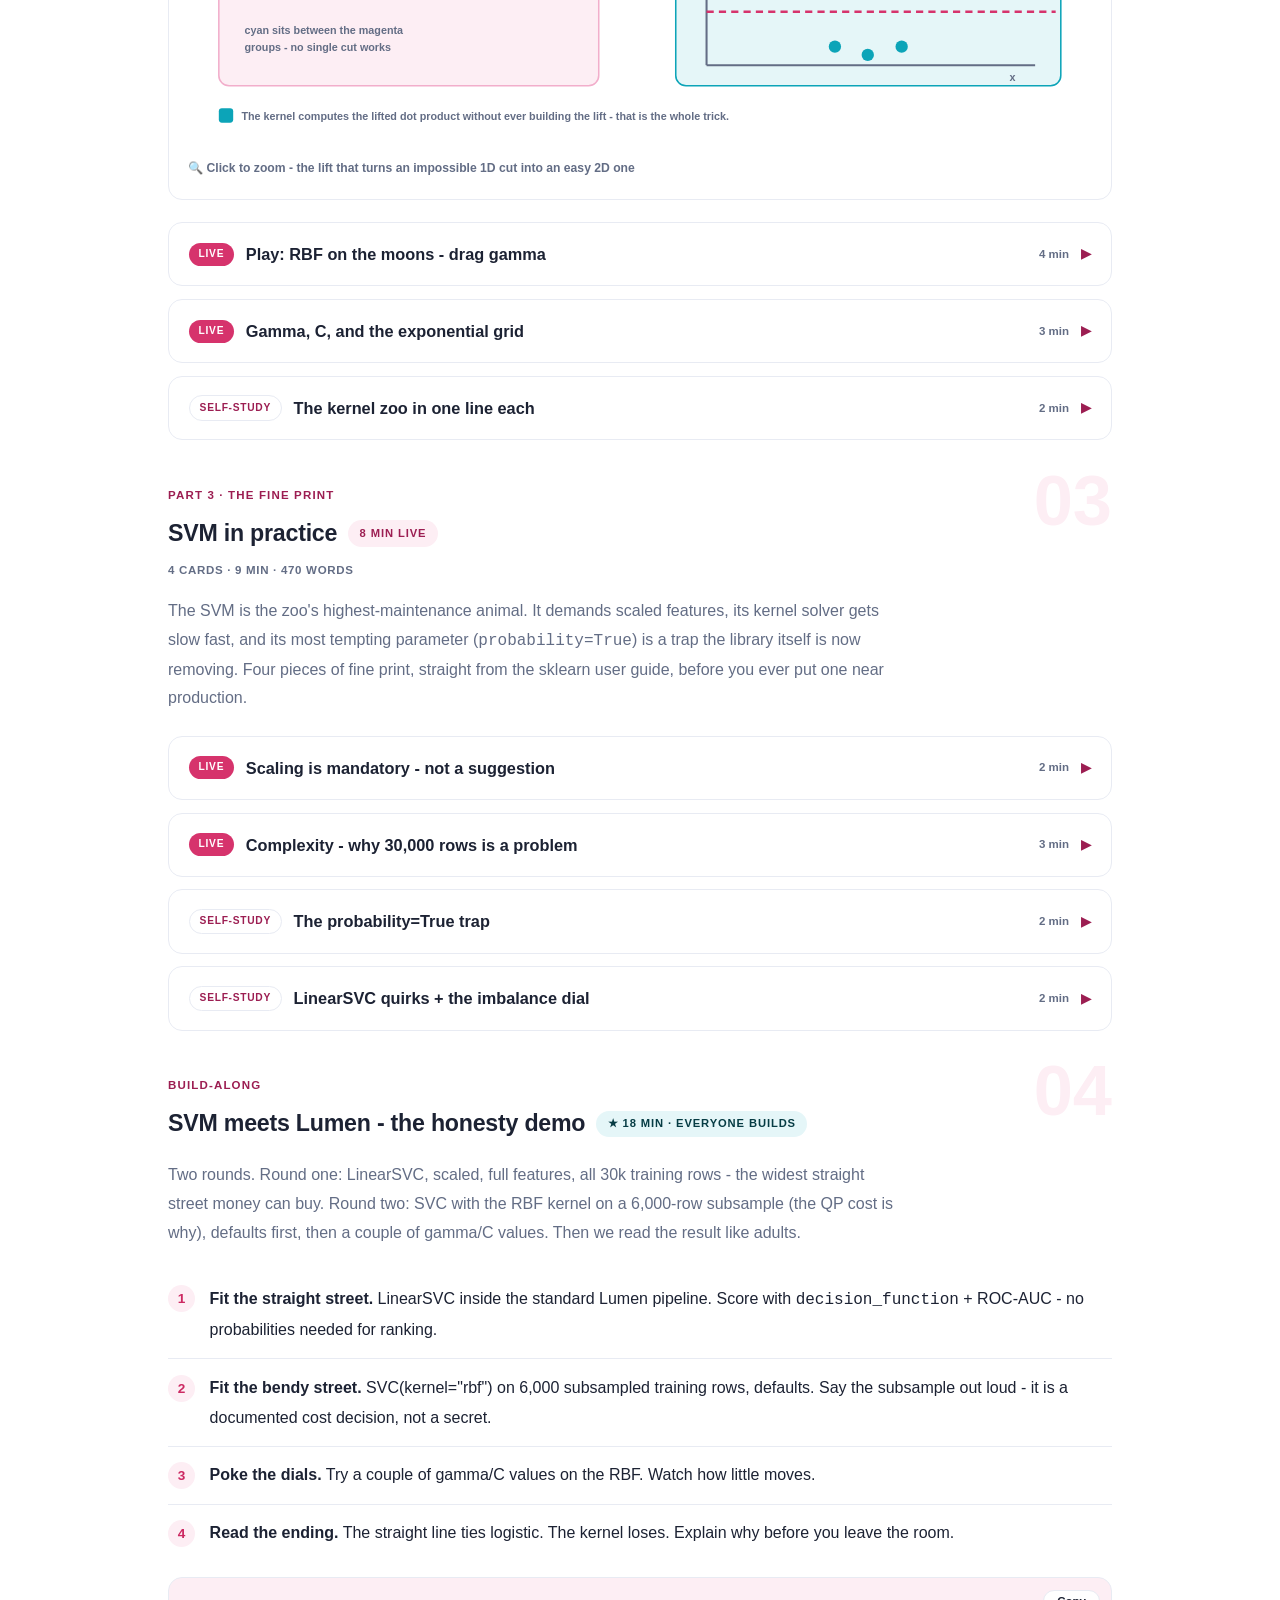
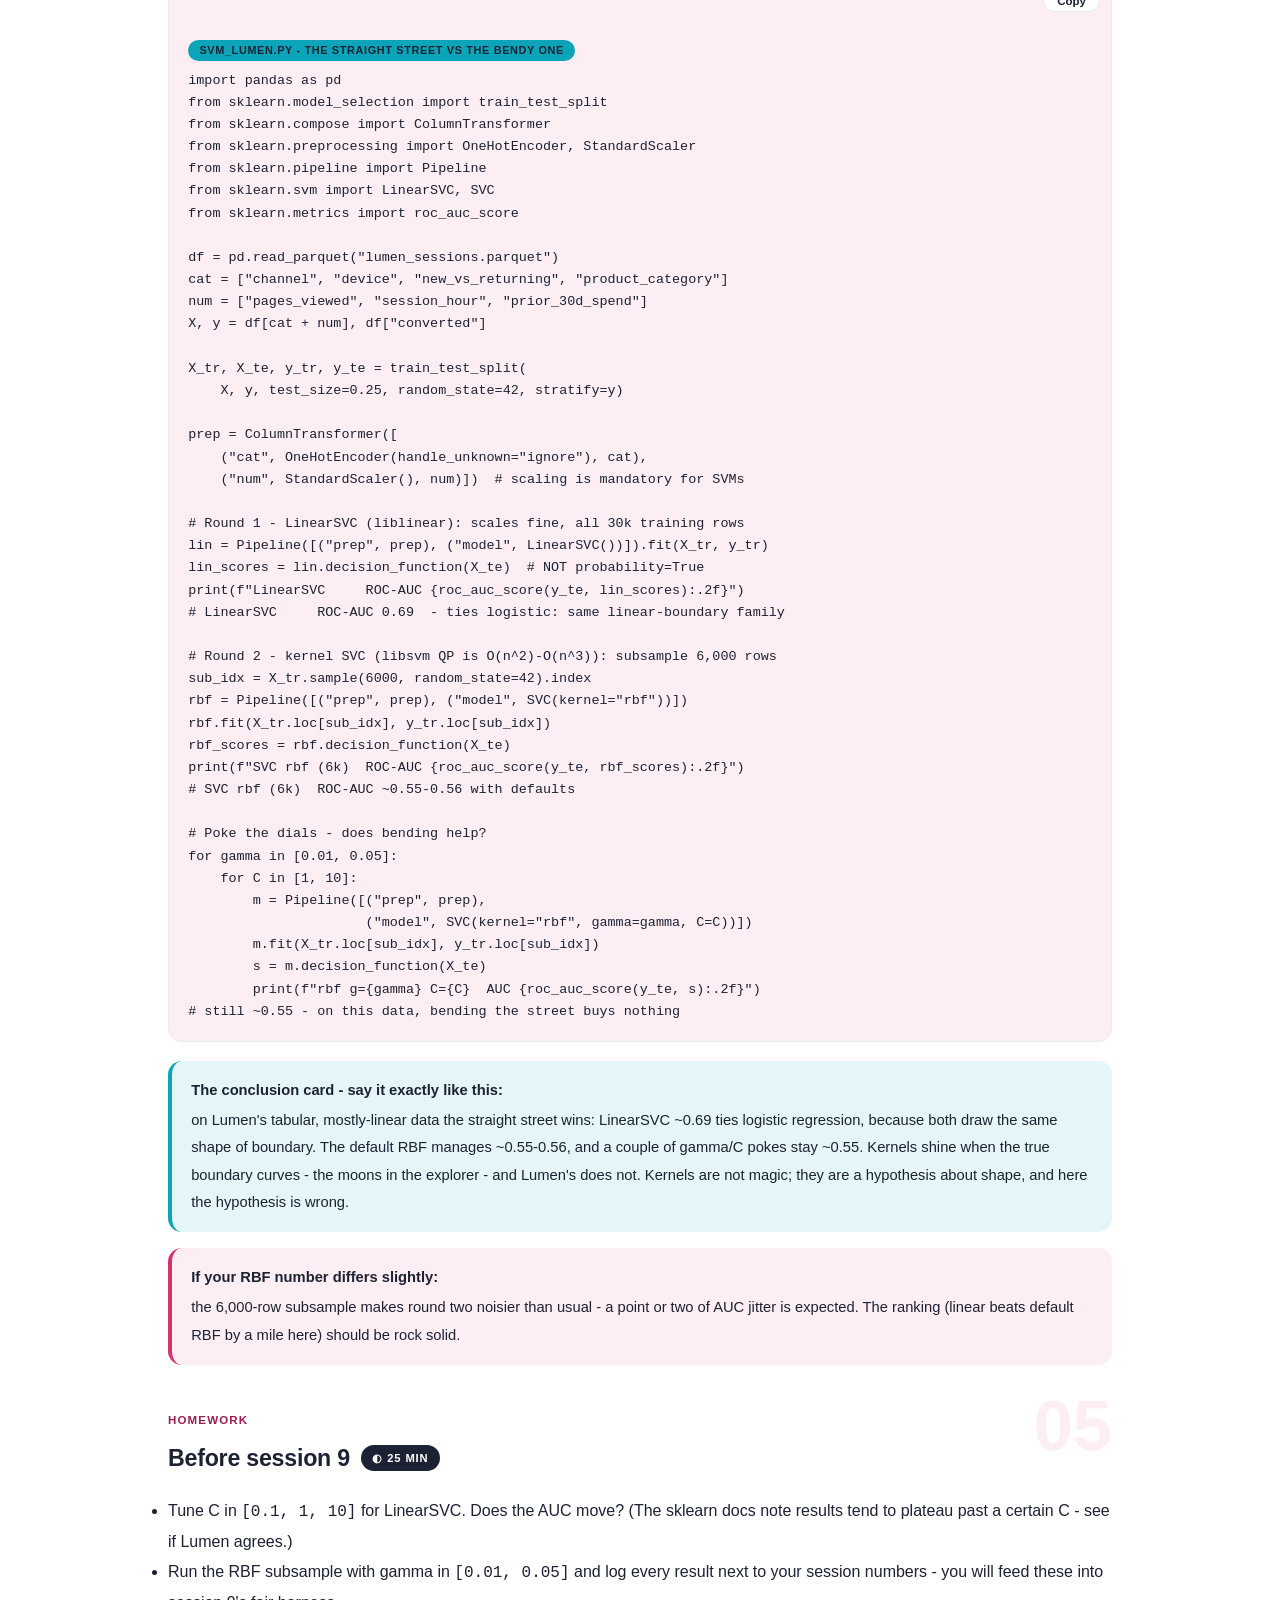
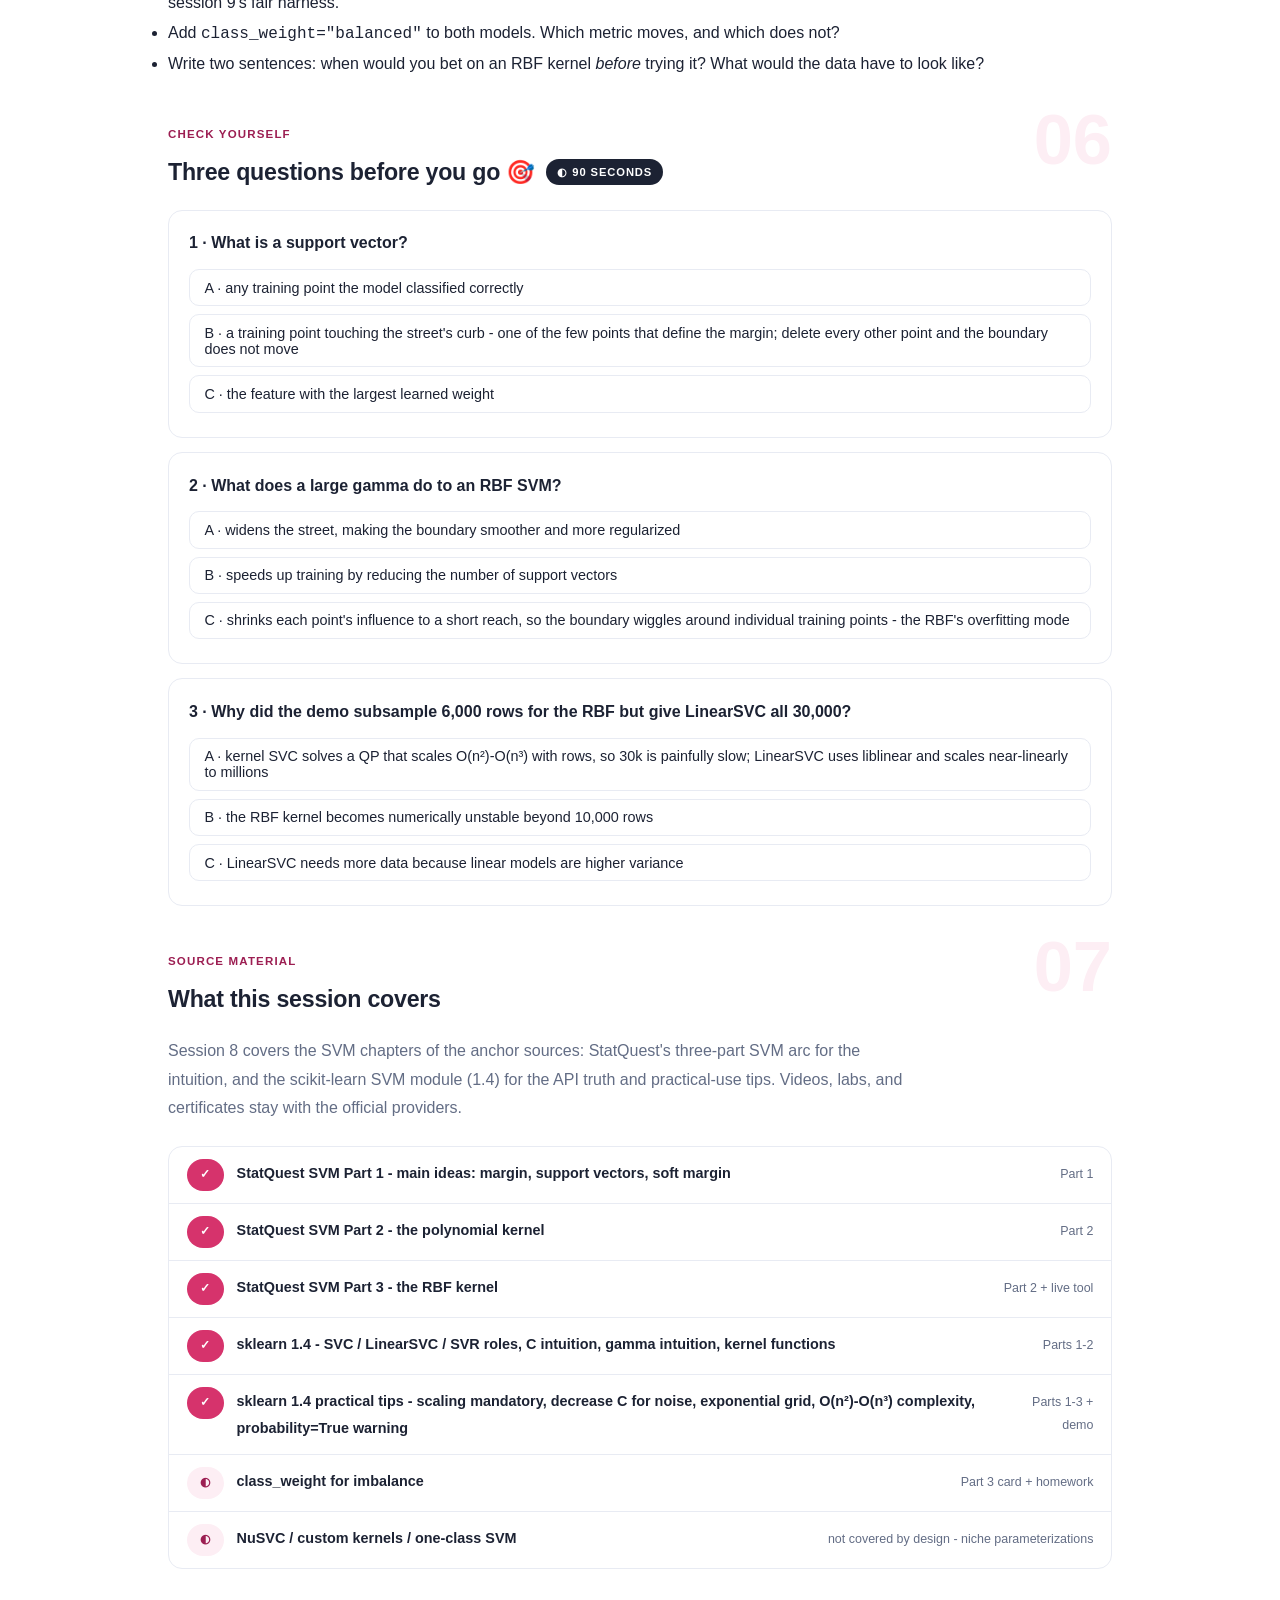
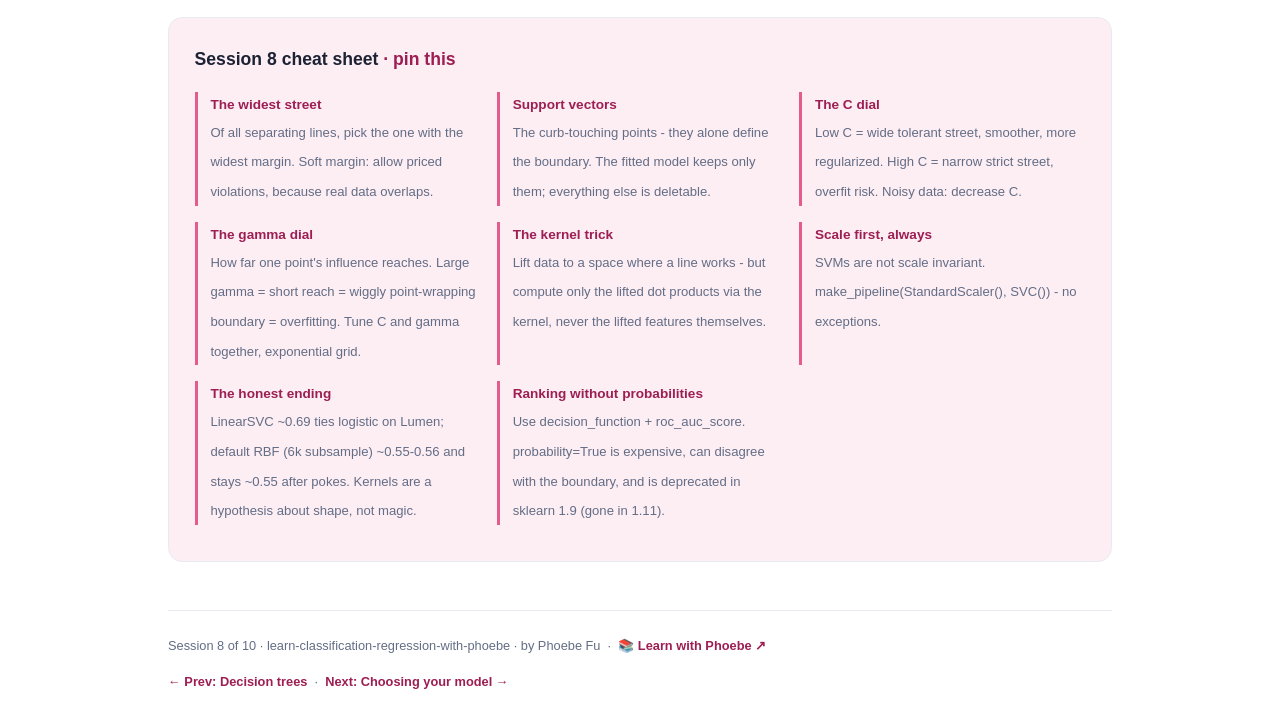
<file: courses/c8-support-vector-machines.html>
<!DOCTYPE html>
<html lang="en">
<head>
<meta charset="UTF-8">
<meta name="viewport" content="width=device-width, initial-scale=1.0">
<!-- social:start -->
<meta name="description" content="Every classifier so far drew a boundary as a side effect of something else - logistic regression maximizes likelihood, trees maximize purity, kNN just votes. The SVM is the only animal that...">
<meta property="og:type" content="article">
<meta property="og:site_name" content="Learn with Phoebe">
<meta property="og:title" content="Support vector machines - the widest street - learn classification and regression with phoebe">
<meta property="og:description" content="Every classifier so far drew a boundary as a side effect of something else - logistic regression maximizes likelihood, trees maximize purity, kNN just votes. The SVM is the only animal that...">
<meta property="og:url" content="https://phoebefu6.github.io/learn-classification-regression-with-phoebe/courses/c8-support-vector-machines.html">
<meta property="og:image" content="https://phoebefu6.github.io/learn-classification-regression-with-phoebe/assets/og-cover.png">
<meta property="og:image:width" content="1200">
<meta property="og:image:height" content="630">
<meta name="twitter:card" content="summary_large_image">
<meta name="twitter:title" content="Support vector machines - the widest street - learn classification and regression with phoebe">
<meta name="twitter:description" content="Every classifier so far drew a boundary as a side effect of something else - logistic regression maximizes likelihood, trees maximize purity, kNN just votes. The SVM is the only animal that...">
<meta name="twitter:image" content="https://phoebefu6.github.io/learn-classification-regression-with-phoebe/assets/og-cover.png">
<!-- social:end -->
<title>Session 8 · Support vector machines - learn classification and regression with phoebe</title>
<link rel="stylesheet" href="../assets/style.css?v=28">
</head>
<body>

<div class="toolbar">
  <div class="wrap">
    <span class="crumb"><a href="../index.html">learn-classification-regression-with-phoebe</a> / Session 8 of 10</span>
    <button class="btn" id="toggle-all" type="button">Expand all</button>
    <button class="btn primary" id="zoom-toggle" type="button">Projector zoom: off</button>
  </div>
</div>

<header class="masthead">
  <div class="wrap">
    <div class="eyebrow">Learn Classification &amp; Regression with Phoebe · Session 8 of 10</div>
    <h1>Support vector machines - <span class="accent">the widest street</span></h1>
    <p class="sub">The last animal in the zoo is the most elegant. Among all the lines that could separate two classes, the SVM picks the one with the widest empty street around it - and it turns out only a handful of training points, the support vectors, decide where that street goes. Then kernels let the street bend without ever leaving linear algebra. This is also the session with the most honest ending in the course: on Lumen, the fancy kernel loses to the straight line, and you will know exactly why. Margin intuition, the kernel trick, the C and gamma dials, and the discipline to test whether fancy actually beats simple - that is today.</p>
    <div class="chip-row">
      <span class="chip level">🟠 Getting real</span>
      <span class="chip audience">Builders · DA / DE / DS</span>
      <span class="chip audience">Python · scikit-learn</span>
      <span class="chip time">45 min</span>
    </div>
    <div class="agenda">
      <span class="a1" style="flex:1">0-3 · Setup</span>
      <span class="a2" style="flex:3">3-18 · The widest street + kernels</span>
      <span class="a3" style="flex:5">18-40 · Build: SVM meets Lumen</span>
      <span class="a4" style="flex:1">40-45 · Wrap</span>
    </div>
  </div>
</header>

<main class="wrap">

  <!-- ============ INTRO ============ -->
  <section class="section" id="intro">
    <div class="section-kicker">
      <span class="klabel">Part 0</span>
      <h2>The most elegant idea in the zoo</h2>
    </div>
    <p class="lede">Every classifier so far drew a boundary as a side effect of something else - logistic regression maximizes likelihood, trees maximize purity, kNN just votes. The SVM is the only animal that optimizes the boundary itself: make the gap between the classes as wide as possible, and let the geometry do the generalizing. It is beautiful math with a practical sting in the tail - and today you will feel both. This is the session where "test whether the fancy thing actually helps" stops being advice and becomes a measured result.</p>
    <div class="legend">
      <span class="pill solid">Live - built in session</span>
      <span class="pill light">Self-study - run after</span>
      <span class="pill amber">★ The one big idea</span>
      <span class="pill inkpill">The case: Lumen Skincare</span>
    </div>
    <div class="callout win">
      <strong>★ What you walk out with today</strong>
      Margin and kernel intuition you can sketch on a whiteboard - the widest street, the curb-touching support vectors, the lift-then-cut kernel trick - plus the two dials (C and gamma) that control it, and the discipline of the honesty demo: LinearSVC ties logistic at ~0.69 ROC-AUC on Lumen while the default RBF kernel manages only ~0.55-0.56. Kernels are a hypothesis about shape, not magic - and you will have the numbers to say so.
    </div>
  </section>

  <!-- ============ PART 1: THE WIDEST STREET ============ -->
  <section class="section" id="part-1">
    <div class="section-kicker">
      <span class="klabel">Part 1 · the margin</span>
      <h2>The widest street <span class="tag concept">8 min live</span></h2>
    </div>
    <p class="lede">Picture two separable classes and every straight line that could split them - there are infinitely many. Which one generalizes best? The SVM's answer: the line with the <strong>widest margin</strong>, the biggest empty street between the classes. New points land with maximum room for error. The few training points that touch the street's curbs are the <strong>support vectors</strong> - they alone pin the boundary in place. And because real data is never cleanly separable, the <strong>soft margin</strong> lets a few points violate the street for a price, with a dial (C) that sets how expensive violations are.</p>

    <figure class="zoomable">
      <svg viewBox="0 0 880 400" xmlns="http://www.w3.org/2000/svg" role="img" aria-label="Two classes of points separated by the widest street: a solid center line, two dashed curb lines, and circled support vectors touching the curbs.">
        <style>
          .svAT { font: 700 14px Inter, sans-serif; fill: #1C2233; }
          .svAB { font: 700 12px Inter, sans-serif; fill: #1C2233; }
          .svAN { font: 600 10.5px Inter, sans-serif; fill: #636D85; }
          .svAC { stroke: #D6336C; stroke-width: 2.5; fill: none; }
          .svAK { stroke: #636D85; stroke-width: 2; stroke-dasharray: 7 5; fill: none; }
          .svAS { fill: none; stroke: #9C1E52; stroke-width: 2.5; stroke-dasharray: 3 3; }
        </style>
        <text class="svAT" x="30" y="28">The widest street - only the curb points matter</text>

        <rect x="30" y="46" width="510" height="290" rx="12" fill="#FDEEF4" stroke="#F2AECB" stroke-width="1.5"/>

        <!-- street: center line + two dashed curbs -->
        <path class="svAC" d="M60 276 L500 136"/>
        <path class="svAK" d="M72 314 L512 174"/>
        <path class="svAK" d="M48 238 L488 98"/>

        <!-- magenta class (upper-left of street) -->
        <circle cx="150" cy="140" r="5" fill="#D6336C"/>
        <circle cx="230" cy="115" r="5" fill="#D6336C"/>
        <circle cx="120" cy="90" r="5" fill="#D6336C"/>
        <circle cx="330" cy="80" r="5" fill="#D6336C"/>
        <circle cx="400" cy="70" r="5" fill="#D6336C"/>
        <circle cx="200" cy="174" r="5" fill="#D6336C"/>
        <circle cx="340" cy="129" r="5" fill="#D6336C"/>

        <!-- cyan class (lower-right of street) -->
        <circle cx="110" cy="316" r="5" fill="#0CA4B8"/>
        <circle cx="190" cy="310" r="5" fill="#0CA4B8"/>
        <circle cx="280" cy="290" r="5" fill="#0CA4B8"/>
        <circle cx="430" cy="260" r="5" fill="#0CA4B8"/>
        <circle cx="330" cy="300" r="5" fill="#0CA4B8"/>
        <circle cx="160" cy="270" r="5" fill="#0CA4B8"/>
        <circle cx="380" cy="200" r="5" fill="#0CA4B8"/>

        <!-- circled support vectors (on the curbs) -->
        <circle class="svAS" cx="200" cy="174" r="11"/>
        <circle class="svAS" cx="340" cy="129" r="11"/>
        <circle class="svAS" cx="160" cy="270" r="11"/>
        <circle class="svAS" cx="380" cy="200" r="11"/>

        <!-- right annotation panel -->
        <rect x="565" y="46" width="285" height="86" rx="10" fill="#E5F6F8" stroke="#0CA4B8" stroke-width="1.5"/>
        <text class="svAB" x="580" y="70">The street</text>
        <text class="svAN" x="580" y="88">solid line = the boundary,</text>
        <text class="svAN" x="580" y="104">dashed lines = the curbs.</text>
        <text class="svAN" x="580" y="120">Wider street = safer calls.</text>

        <rect x="565" y="146" width="285" height="86" rx="10" fill="#FDEEF4" stroke="#F2AECB" stroke-width="1.5"/>
        <text class="svAB" x="580" y="170">Support vectors</text>
        <text class="svAN" x="580" y="188">the circled points touching</text>
        <text class="svAN" x="580" y="204">the curbs - they alone</text>
        <text class="svAN" x="580" y="220">define where the street goes.</text>

        <rect x="565" y="246" width="285" height="90" rx="10" fill="none" stroke="#C9CEDD" stroke-width="1.5"/>
        <text class="svAB" x="580" y="270">Soft margin</text>
        <text class="svAN" x="580" y="288">real data overlaps, so a few</text>
        <text class="svAN" x="580" y="304">points may stand in the street.</text>
        <text class="svAN" x="580" y="320">C prices each violation.</text>

        <rect x="30" y="364" width="14" height="14" rx="3" fill="#0CA4B8"/>
        <text class="svAN" x="52" y="375">Only the curb-touching points matter - delete the rest of the training data and nothing changes.</text>
      </svg>
      <figcaption>🔍 Click to zoom - the widest street, its curbs, and the circled support vectors that pin it</figcaption>
    </figure>

    <details class="card" open>
      <summary><span class="mode live">Live</span>Support vectors - the model that forgets almost everything<span class="mini">3 min</span><span class="caret">▶</span></summary>
      <div class="body">
        <p>After training, the SVM keeps only the support vectors - the curb-touching points - and throws the rest of the training set away. On a clean problem that can mean keeping dozens of points out of thousands. This is why session 1's zoo map gave the SVM "a foot in both camps": it learns a boundary like a model-based method, but that boundary is <em>defined by remembered training points</em>, like an instance-based method.</p>
        <p>The practical payoff is memory efficiency: unlike kNN, which ships the whole training set to production, a fitted SVM ships only its support vectors. The conceptual payoff is bigger - it tells you what the SVM believes: the boundary should be decided by the hardest, closest cases, not by the easy points deep inside each class.</p>
        <div class="callout tip"><strong>Whiteboard line:</strong> "an SVM is a model that remembers only its most awkward customers - because the awkward ones are the ones that define the edge of the business."</div>
      </div>
    </details>

    <details class="card">
      <summary><span class="mode live">Live</span>C - the street-strictness dial<span class="mini">3 min</span><span class="caret">▶</span></summary>
      <div class="body">
        <p>C prices margin violations, and the scikit-learn guide gives the cleanest reading of it. <strong>Low C</strong>: violations are cheap, so the model accepts a wide, tolerant street - a smoother, more regularized boundary that may misclassify a few training points on purpose. <strong>High C</strong>: violations are expensive, so the model narrows the street until it fits every training point it can - and starts bending around noise. High C is the SVM's overfitting mode.</p>
        <p>The sklearn practical-use tip worth memorizing: <strong>if your data is noisy, decrease C</strong>. Noisy labels plus a strict street means the street gets dragged around by mislabeled points. Lumen's ~3% conversion signal is exactly this kind of noisy, overlapping data - which is a hint about how today's demo will go.</p>
        <p>Notice the pattern from the whole course: C is this animal's complexity knob, exactly as degree was for polynomials, k for kNN, and depth for trees. Same U-curve, new dial.</p>
      </div>
    </details>

    <details class="card">
      <summary><span class="mode self">Self-study</span>StatQuest's framing - why soft margins exist at all<span class="mini">2 min</span><span class="caret">▶</span></summary>
      <div class="body">
        <p>StatQuest's SVM Part 1 tells the story in two beats. Beat one: the <em>maximal margin classifier</em> - the widest street with zero violations allowed - is lovely on clean data and terrible in practice, because one outlier standing near the other class drags the entire street toward it. A single weird point should not redraw your boundary.</p>
        <p>Beat two: allow violations, price them, and pick the width that cross-validates best - the <em>soft margin</em>. That is the actual "support vector classifier" everyone uses. Watch Parts 1-3 after the session; the margin story, the polynomial kernel, and the RBF kernel each get their own episode, and Josh's hand-drawn streets are the best in the business.</p>
      </div>
    </details>
  </section>

  <!-- ============ PART 2: KERNELS ============ -->
  <section class="section" id="part-2">
    <div class="section-kicker">
      <span class="klabel">Part 2 · kernels</span>
      <h2>Kernels - bending the street <span class="tag concept">9 min live</span></h2>
    </div>
    <p class="lede">A straight street fails when the true boundary curves - one class wrapped inside another, and no line helps. The SVM's move: <strong>lift the data into a higher dimension where a straight cut works</strong>, cut there, and let the cut project back down as a curve. The famous <strong>kernel trick</strong> makes this affordable: the math only ever needs dot products between points in the lifted space, and a kernel function computes those dot products directly - it never builds the lifted features at all. The <strong>polynomial kernel</strong> lifts with powers up to degree d; the <strong>RBF kernel</strong> lifts with similarity bumps, where <strong>gamma</strong> sets how far one point's influence reaches - and a large gamma means short reach, a wiggly point-wrapping boundary, and overfitting.</p>

    <figure class="zoomable">
      <svg viewBox="0 0 880 310" xmlns="http://www.w3.org/2000/svg" role="img" aria-label="One-dimensional points that no single cut can separate are lifted to two dimensions by adding x squared, where a straight line separates them.">
        <style>
          .svBT { font: 700 14px Inter, sans-serif; fill: #1C2233; }
          .svBB { font: 700 12px Inter, sans-serif; fill: #1C2233; }
          .svBN { font: 600 10.5px Inter, sans-serif; fill: #636D85; }
          .svBAx { stroke: #636D85; stroke-width: 2; fill: none; }
          .svBCut { stroke: #D6336C; stroke-width: 2.5; stroke-dasharray: 7 5; fill: none; }
          .svBArr { stroke: #1C2233; stroke-width: 2; fill: none; marker-end: url(#svBh); }
        </style>
        <defs>
          <marker id="svBh" markerWidth="9" markerHeight="9" refX="7" refY="4.5" orient="auto">
            <path d="M0,0 L8,4.5 L0,9 z" fill="#1C2233"/>
          </marker>
        </defs>
        <text class="svBT" x="30" y="28">The lift - inseparable in 1D, trivial in 2D</text>

        <!-- left: 1D line -->
        <rect x="30" y="50" width="370" height="200" rx="10" fill="#FDEEF4" stroke="#F2AECB" stroke-width="1.5"/>
        <line class="svBAx" x1="55" y1="160" x2="380" y2="160"/>
        <circle cx="80" cy="160" r="6" fill="#D6336C"/>
        <circle cx="110" cy="160" r="6" fill="#D6336C"/>
        <circle cx="180" cy="160" r="6" fill="#0CA4B8"/>
        <circle cx="215" cy="160" r="6" fill="#0CA4B8"/>
        <circle cx="250" cy="160" r="6" fill="#0CA4B8"/>
        <circle cx="325" cy="160" r="6" fill="#D6336C"/>
        <circle cx="355" cy="160" r="6" fill="#D6336C"/>
        <text class="svBB" x="55" y="85">One feature x</text>
        <text class="svBN" x="55" y="200">cyan sits between the magenta</text>
        <text class="svBN" x="55" y="216">groups - no single cut works</text>

        <!-- arrow -->
        <path class="svBArr" d="M405 150 L465 150"/>
        <text class="svBN" x="410" y="132">add x²</text>

        <!-- right: 2D lifted -->
        <rect x="475" y="50" width="375" height="200" rx="10" fill="#E5F6F8" stroke="#0CA4B8" stroke-width="1.5"/>
        <line class="svBAx" x1="505" y1="230" x2="825" y2="230"/>
        <line class="svBAx" x1="505" y1="230" x2="505" y2="66"/>
        <text class="svBN" x="512" y="80">x²</text>
        <text class="svBN" x="800" y="245">x</text>
        <!-- parabola-ish placement: cyan low, magenta high -->
        <circle cx="630" cy="212" r="6" fill="#0CA4B8"/>
        <circle cx="662" cy="220" r="6" fill="#0CA4B8"/>
        <circle cx="695" cy="212" r="6" fill="#0CA4B8"/>
        <circle cx="540" cy="100" r="6" fill="#D6336C"/>
        <circle cx="566" cy="140" r="6" fill="#D6336C"/>
        <circle cx="762" cy="140" r="6" fill="#D6336C"/>
        <circle cx="790" cy="100" r="6" fill="#D6336C"/>
        <path class="svBCut" d="M505 178 L845 178"/>
        <text class="svBB" x="640" y="95">Now one straight</text>
        <text class="svBB" x="640" y="112">line separates them</text>

        <rect x="30" y="272" width="14" height="14" rx="3" fill="#0CA4B8"/>
        <text class="svBN" x="52" y="283">The kernel computes the lifted dot product without ever building the lift - that is the whole trick.</text>
      </svg>
      <figcaption>🔍 Click to zoom - the lift that turns an impossible 1D cut into an easy 2D one</figcaption>
    </figure>

    <details class="card">
      <summary><span class="mode live">Live</span>Play: RBF on the moons - drag gamma<span class="mini">4 min</span><span class="caret">▶</span></summary>
      <div class="body">
        <p>Same boundary explorer as sessions 1, 3, 5 and 7 - now with the RBF kernel. Drag gamma on the moons and watch the boundary go from almost-linear (small gamma, long reach, smooth) to wrapping individual points (large gamma, short reach, memorization).</p>
        <div class="algo-live" data-tool="boundary" data-data="lab" data-algo="rbf"></div>
        <p>Then switch to Lumen real and notice how little the bending buys you on an overlapping cloud - a preview of the demo's honest ending.</p>
      </div>
    </details>

    <details class="card">
      <summary><span class="mode live">Live</span>Gamma, C, and the exponential grid<span class="mini">3 min</span><span class="caret">▶</span></summary>
      <div class="body">
        <p><strong>Gamma is a reach dial.</strong> Small gamma: each support vector's influence stretches far, many points blend into one smooth opinion, the boundary stays calm. Large gamma: influence dies off within a whisker, each point becomes its own island of opinion, and the boundary wiggles around individual training points - the RBF's overfitting mode, the exact cousin of k=1 and depth=None.</p>
        <p><strong>C and gamma overlap.</strong> Both control model complexity, and their effects interact - a strict street with long-reach bumps can behave like a tolerant street with short-reach bumps. The sklearn guidance: tune them <em>together</em>, on an exponential grid (powers of 10, then refine), never one at a time on a linear grid. In session 9 the fair harness does exactly this with GridSearchCV.</p>
      </div>
    </details>

    <details class="card">
      <summary><span class="mode self">Self-study</span>The kernel zoo in one line each<span class="mini">2 min</span><span class="caret">▶</span></summary>
      <div class="body">
        <p>scikit-learn ships four built-in kernels for SVC, and one line covers each:</p>
        <table class="clean">
          <tr><th>Kernel</th><th>One-liner</th></tr>
          <tr><td><code>linear</code></td><td>no lift at all - the plain widest street (prefer LinearSVC for speed)</td></tr>
          <tr><td><code>poly</code></td><td>lifts with feature powers and products up to degree d - global curves</td></tr>
          <tr><td><code>rbf</code></td><td>lifts with similarity bumps around each point - local curves, the default</td></tr>
          <tr><td><code>sigmoid</code></td><td>a tanh-shaped similarity - historic neural-net flavored, rarely the right pick</td></tr>
        </table>
        <p>Default to linear-first thinking on tabular data, rbf when you have reason to believe the boundary curves. Poly and sigmoid are for when you can articulate why.</p>
      </div>
    </details>
  </section>

  <!-- ============ PART 3: FINE PRINT ============ -->
  <section class="section" id="part-3">
    <div class="section-kicker">
      <span class="klabel">Part 3 · the fine print</span>
      <h2>SVM in practice <span class="tag concept">8 min live</span></h2>
    </div>
    <p class="lede">The SVM is the zoo's highest-maintenance animal. It demands scaled features, its kernel solver gets slow fast, and its most tempting parameter (<code>probability=True</code>) is a trap the library itself is now removing. Four pieces of fine print, straight from the sklearn user guide, before you ever put one near production.</p>

    <details class="card">
      <summary><span class="mode live">Live</span>Scaling is mandatory - not a suggestion<span class="mini">2 min</span><span class="caret">▶</span></summary>
      <div class="body">
        <p>The sklearn docs say it plainly: support vector machines are <em>"not scale invariant"</em> and scaling is <em>"highly recommended"</em>. Margins are measured in feature units - if prior_30d_spend runs 0-500 while pages_viewed runs 1-20, the street's width is effectively measured in spend and pages barely counts. You validated the same failure on kNN in session 5 (0.64 scaled vs 0.58 unscaled AUC); distance-based models share this Achilles heel.</p>
        <p>The idiom to make it un-forgettable: <code>make_pipeline(StandardScaler(), SVC())</code> - the scaler lives inside the pipeline, fit on train only, forever. There is no legitimate SVM workflow without it.</p>
        <div class="callout example"><span class="ex-pill">Real world</span>A team once "proved" SVMs were useless on their pricing data - every kernel scored like a coin flip. One StandardScaler later, the same model was their best single classifier. The postmortem line became team folklore: "we did not test the SVM, we tested our preprocessing."</div>
      </div>
    </details>

    <details class="card">
      <summary><span class="mode live">Live</span>Complexity - why 30,000 rows is a problem<span class="mini">3 min</span><span class="caret">▶</span></summary>
      <div class="body">
        <p>Kernel SVC (libsvm under the hood) solves a quadratic program whose cost scales roughly <strong>O(n²) to O(n³)</strong> with the number of rows. Double the data, pay four to eight times the compute. On Lumen's 30,000 training rows a default RBF fit stops being interactive - so today's demo <strong>subsamples 6,000 rows for the RBF round and says so out loud</strong>. Quietly subsampling is how leaderboards lie; loudly subsampling is engineering.</p>
        <p><strong>LinearSVC is the escape hatch.</strong> It uses liblinear, not libsvm - no kernel machinery, near-linear scaling, happy on millions of rows. When the boundary you want is straight, you get the full 30k rows AND a faster fit. That asymmetry (linear = all the data, kernel = a sample) is itself a fairness caveat to keep in mind when you read today's results.</p>
      </div>
    </details>

    <details class="card">
      <summary><span class="mode self">Self-study</span>The probability=True trap<span class="mini">2 min</span><span class="caret">▶</span></summary>
      <div class="body">
        <p>SVMs do not natively produce probabilities - they produce signed distances to the street (<code>decision_function</code>). <code>probability=True</code> bolts probabilities on by running an expensive internal cross-validation (Platt scaling) after the fit, and the sklearn docs warn the results can <em>disagree</em> with <code>decision_function</code> - the argmax of the probabilities can differ from the side of the street the point is on.</p>
        <p>It is also on its way out: <strong>deprecated in sklearn 1.9, removed in 1.11</strong>. For ranking metrics like ROC-AUC you never needed it anyway - <code>decision_function</code> scores rank points exactly as well, for free. That is what today's demo uses.</p>
      </div>
    </details>

    <details class="card">
      <summary><span class="mode self">Self-study</span>LinearSVC quirks + the imbalance dial<span class="mini">2 min</span><span class="caret">▶</span></summary>
      <div class="body">
        <p>LinearSVC is almost-but-not-exactly a linear-kernel SVC: it penalizes the intercept along with the weights (SVC does not), and it optimizes <em>squared</em> hinge loss by default. In practice the differences are small on scaled data, but when the two disagree, this is why - worth knowing before you file a "bug".</p>
        <p>For imbalanced targets like Lumen's ~3% conversion, <code>class_weight="balanced"</code> re-weights the margin violations so the rare class's mistakes cost more - the SVM family's version of the imbalance handling you met on logistic regression. Try it in the homework grid and see whether it moves the needle.</p>
      </div>
    </details>
  </section>

  <!-- ============ DEMO ============ -->
  <section class="section" id="demo-1">
    <div class="section-kicker">
      <span class="klabel">Build-along</span>
      <h2>SVM meets Lumen - the honesty demo <span class="tag demo">★ 18 min · everyone builds</span></h2>
    </div>
    <p class="lede">Two rounds. Round one: LinearSVC, scaled, full features, all 30k training rows - the widest straight street money can buy. Round two: SVC with the RBF kernel on a 6,000-row subsample (the QP cost is why), defaults first, then a couple of gamma/C values. Then we read the result like adults.</p>

    <div class="steps">
      <div class="step"><p><strong>Fit the straight street.</strong> LinearSVC inside the standard Lumen pipeline. Score with <code>decision_function</code> + ROC-AUC - no probabilities needed for ranking.</p></div>
      <div class="step"><p><strong>Fit the bendy street.</strong> SVC(kernel="rbf") on 6,000 subsampled training rows, defaults. Say the subsample out loud - it is a documented cost decision, not a secret.</p></div>
      <div class="step"><p><strong>Poke the dials.</strong> Try a couple of gamma/C values on the RBF. Watch how little moves.</p></div>
      <div class="step"><p><strong>Read the ending.</strong> The straight line ties logistic. The kernel loses. Explain why before you leave the room.</p></div>
    </div>

    <div class="prompt-box good">
      <span class="label">svm_lumen.py - the straight street vs the bendy one</span>import pandas as pd
from sklearn.model_selection import train_test_split
from sklearn.compose import ColumnTransformer
from sklearn.preprocessing import OneHotEncoder, StandardScaler
from sklearn.pipeline import Pipeline
from sklearn.svm import LinearSVC, SVC
from sklearn.metrics import roc_auc_score

df = pd.read_parquet("lumen_sessions.parquet")
cat = ["channel", "device", "new_vs_returning", "product_category"]
num = ["pages_viewed", "session_hour", "prior_30d_spend"]
X, y = df[cat + num], df["converted"]

X_tr, X_te, y_tr, y_te = train_test_split(
    X, y, test_size=0.25, random_state=42, stratify=y)

prep = ColumnTransformer([
    ("cat", OneHotEncoder(handle_unknown="ignore"), cat),
    ("num", StandardScaler(), num)])  # scaling is mandatory for SVMs

# Round 1 - LinearSVC (liblinear): scales fine, all 30k training rows
lin = Pipeline([("prep", prep), ("model", LinearSVC())]).fit(X_tr, y_tr)
lin_scores = lin.decision_function(X_te)  # NOT probability=True
print(f"LinearSVC     ROC-AUC {roc_auc_score(y_te, lin_scores):.2f}")
# LinearSVC     ROC-AUC 0.69  - ties logistic: same linear-boundary family

# Round 2 - kernel SVC (libsvm QP is O(n^2)-O(n^3)): subsample 6,000 rows
sub_idx = X_tr.sample(6000, random_state=42).index
rbf = Pipeline([("prep", prep), ("model", SVC(kernel="rbf"))])
rbf.fit(X_tr.loc[sub_idx], y_tr.loc[sub_idx])
rbf_scores = rbf.decision_function(X_te)
print(f"SVC rbf (6k)  ROC-AUC {roc_auc_score(y_te, rbf_scores):.2f}")
# SVC rbf (6k)  ROC-AUC ~0.55-0.56 with defaults

# Poke the dials - does bending help?
for gamma in [0.01, 0.05]:
    for C in [1, 10]:
        m = Pipeline([("prep", prep),
                      ("model", SVC(kernel="rbf", gamma=gamma, C=C))])
        m.fit(X_tr.loc[sub_idx], y_tr.loc[sub_idx])
        s = m.decision_function(X_te)
        print(f"rbf g={gamma} C={C}  AUC {roc_auc_score(y_te, s):.2f}")
# still ~0.55 - on this data, bending the street buys nothing</div>

    <div class="callout win"><strong>The conclusion card - say it exactly like this:</strong> on Lumen's tabular, mostly-linear data the straight street wins: LinearSVC ~0.69 ties logistic regression, because both draw the same shape of boundary. The default RBF manages ~0.55-0.56, and a couple of gamma/C pokes stay ~0.55. Kernels shine when the true boundary curves - the moons in the explorer - and Lumen's does not. Kernels are not magic; they are a hypothesis about shape, and here the hypothesis is wrong.</div>
    <div class="callout tip"><strong>If your RBF number differs slightly:</strong> the 6,000-row subsample makes round two noisier than usual - a point or two of AUC jitter is expected. The ranking (linear beats default RBF by a mile here) should be rock solid.</div>
  </section>

  <!-- ============ EXERCISE ============ -->
  <section class="section" id="exercise">
    <div class="section-kicker">
      <span class="klabel">Homework</span>
      <h2>Before session 9 <span class="tag exercise">◐ 25 min</span></h2>
    </div>
    <ul>
      <li>Tune C in <code>[0.1, 1, 10]</code> for LinearSVC. Does the AUC move? (The sklearn docs note results tend to plateau past a certain C - see if Lumen agrees.)</li>
      <li>Run the RBF subsample with gamma in <code>[0.01, 0.05]</code> and log every result next to your session numbers - you will feed these into session 9's fair harness.</li>
      <li>Add <code>class_weight="balanced"</code> to both models. Which metric moves, and which does not?</li>
      <li>Write two sentences: when would you bet on an RBF kernel <em>before</em> trying it? What would the data have to look like?</li>
    </ul>
  </section>

  <!-- ============ QUIZ ============ -->
  <section class="section" id="quiz">
    <div class="section-kicker">
      <span class="klabel">Check yourself</span>
      <h2>Three questions before you go 🎯 <span class="tag exercise">◐ 90 seconds</span></h2>
    </div>
    <div class="quiz-q" data-answer="1">
      <p class="qtext">1 · What is a support vector?</p>
      <button class="qopt" type="button">A · any training point the model classified correctly</button>
      <button class="qopt" type="button">B · a training point touching the street's curb - one of the few points that define the margin; delete every other point and the boundary does not move</button>
      <button class="qopt" type="button">C · the feature with the largest learned weight</button>
      <p class="qwhy">The margin is pinned entirely by the curb-touching points. Everything deep inside its own class is irrelevant to the boundary - which is also why a fitted SVM only needs to keep those few points.</p>
    </div>
    <div class="quiz-q" data-answer="2">
      <p class="qtext">2 · What does a large gamma do to an RBF SVM?</p>
      <button class="qopt" type="button">A · widens the street, making the boundary smoother and more regularized</button>
      <button class="qopt" type="button">B · speeds up training by reducing the number of support vectors</button>
      <button class="qopt" type="button">C · shrinks each point's influence to a short reach, so the boundary wiggles around individual training points - the RBF's overfitting mode</button>
      <p class="qwhy">Gamma sets how far one point's influence travels. Large gamma = short reach = every point its own island = a boundary that wraps training points and memorizes noise. The same disease as k=1 and depth=None, wearing a new coat.</p>
    </div>
    <div class="quiz-q" data-answer="0">
      <p class="qtext">3 · Why did the demo subsample 6,000 rows for the RBF but give LinearSVC all 30,000?</p>
      <button class="qopt" type="button">A · kernel SVC solves a QP that scales O(n²)-O(n³) with rows, so 30k is painfully slow; LinearSVC uses liblinear and scales near-linearly to millions</button>
      <button class="qopt" type="button">B · the RBF kernel becomes numerically unstable beyond 10,000 rows</button>
      <button class="qopt" type="button">C · LinearSVC needs more data because linear models are higher variance</button>
      <p class="qwhy">It is purely a compute cost decision, and we said it out loud in the demo. The quadratic-to-cubic scaling of the kernel solver is the SVM's biggest production limitation; the linear solver does not share it.</p>
    </div>
    <p class="quiz-score"></p>
  </section>

  <!-- ============ OFFICIAL SOURCES ============ -->
  <section class="section" id="official">
    <div class="section-kicker">
      <span class="klabel">Source material</span>
      <h2>What this session covers</h2>
    </div>
    <p class="lede">Session 8 covers the SVM chapters of the anchor sources: StatQuest's three-part SVM arc for the intuition, and the scikit-learn SVM module (1.4) for the API truth and practical-use tips. Videos, labs, and certificates stay with the official providers.</p>
    <div class="covered">
      <div class="covered-row"><span class="status pill solid">✓</span><span class="name">StatQuest SVM Part 1 - main ideas: margin, support vectors, soft margin</span><span class="note">Part 1</span></div>
      <div class="covered-row"><span class="status pill solid">✓</span><span class="name">StatQuest SVM Part 2 - the polynomial kernel</span><span class="note">Part 2</span></div>
      <div class="covered-row"><span class="status pill solid">✓</span><span class="name">StatQuest SVM Part 3 - the RBF kernel</span><span class="note">Part 2 + live tool</span></div>
      <div class="covered-row"><span class="status pill solid">✓</span><span class="name">sklearn 1.4 - SVC / LinearSVC / SVR roles, C intuition, gamma intuition, kernel functions</span><span class="note">Parts 1-2</span></div>
      <div class="covered-row"><span class="status pill solid">✓</span><span class="name">sklearn 1.4 practical tips - scaling mandatory, decrease C for noise, exponential grid, O(n²)-O(n³) complexity, probability=True warning</span><span class="note">Parts 1-3 + demo</span></div>
      <div class="covered-row"><span class="status pill light">◐</span><span class="name">class_weight for imbalance</span><span class="note">Part 3 card + homework</span></div>
      <div class="covered-row"><span class="status pill light">◐</span><span class="name">NuSVC / custom kernels / one-class SVM</span><span class="note">not covered by design - niche parameterizations</span></div>
    </div>
  </section>

  <!-- ============ CHEAT SHEET ============ -->
  <section class="cheat" id="cheatsheet">
    <h3>Session 8 cheat sheet <span>· pin this</span></h3>
    <div class="grid-2">
      <div class="cheat-item"><b>The widest street</b><span>Of all separating lines, pick the one with the widest margin. Soft margin: allow priced violations, because real data overlaps.</span></div>
      <div class="cheat-item"><b>Support vectors</b><span>The curb-touching points - they alone define the boundary. The fitted model keeps only them; everything else is deletable.</span></div>
      <div class="cheat-item"><b>The C dial</b><span>Low C = wide tolerant street, smoother, more regularized. High C = narrow strict street, overfit risk. Noisy data: decrease C.</span></div>
      <div class="cheat-item"><b>The gamma dial</b><span>How far one point's influence reaches. Large gamma = short reach = wiggly point-wrapping boundary = overfitting. Tune C and gamma together, exponential grid.</span></div>
      <div class="cheat-item"><b>The kernel trick</b><span>Lift data to a space where a line works - but compute only the lifted dot products via the kernel, never the lifted features themselves.</span></div>
      <div class="cheat-item"><b>Scale first, always</b><span>SVMs are not scale invariant. make_pipeline(StandardScaler(), SVC()) - no exceptions.</span></div>
      <div class="cheat-item"><b>The honest ending</b><span>LinearSVC ~0.69 ties logistic on Lumen; default RBF (6k subsample) ~0.55-0.56 and stays ~0.55 after pokes. Kernels are a hypothesis about shape, not magic.</span></div>
      <div class="cheat-item"><b>Ranking without probabilities</b><span>Use decision_function + roc_auc_score. probability=True is expensive, can disagree with the boundary, and is deprecated in sklearn 1.9 (gone in 1.11).</span></div>
    </div>
  </section>

  <footer class="pagefoot">
    <span>Session 8 of 10 · learn-classification-regression-with-phoebe · by Phoebe Fu &nbsp;·&nbsp; 📚 <a href="https://phoebefu6.github.io/learn-with-phoebe/">Learn with Phoebe ↗</a></span>
    <span><a href="c7-decision-trees.html">← Prev: Decision trees</a> &nbsp;·&nbsp; <a href="c9-choosing-your-model.html">Next: Choosing your model →</a></span>
  </footer>

</main>

<script src="../assets/app.js?v=27"></script>
<script src="../assets/algo-live.js?v=6"></script>
</body>
</html>
</file>
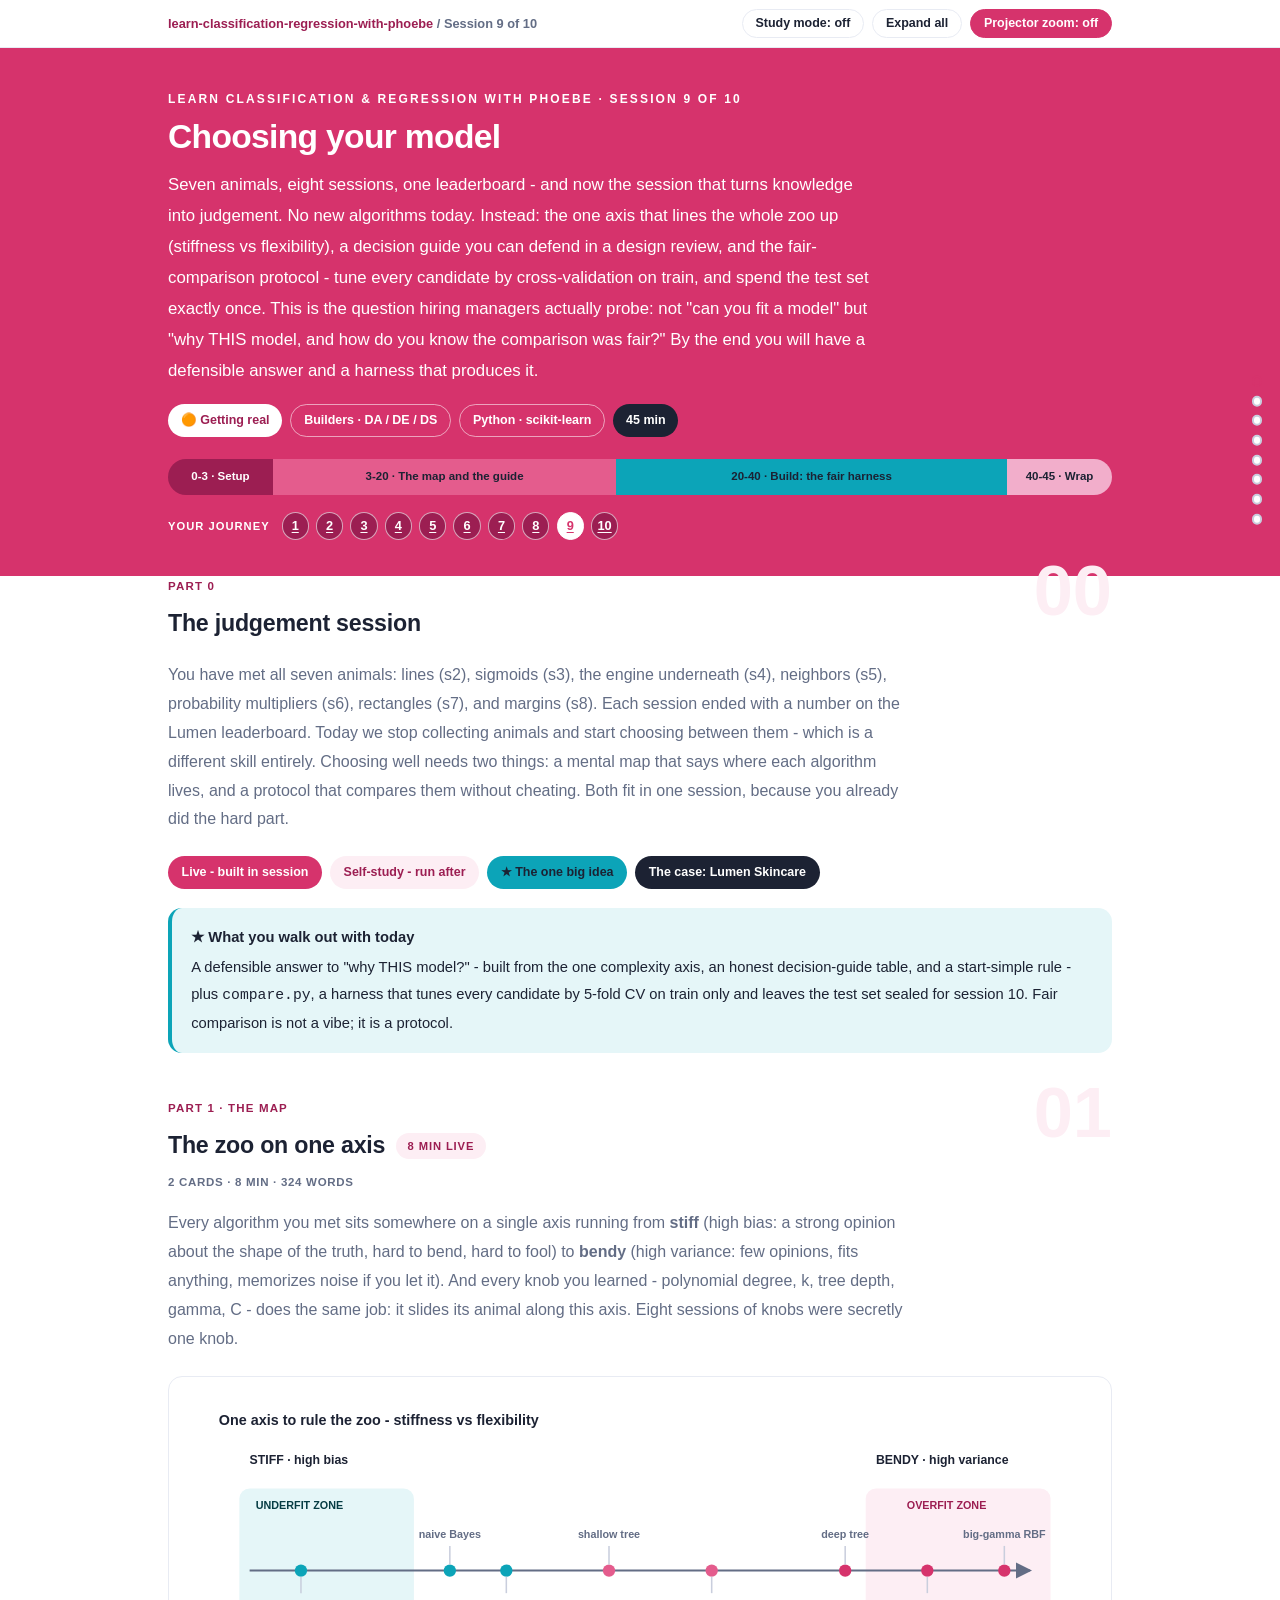
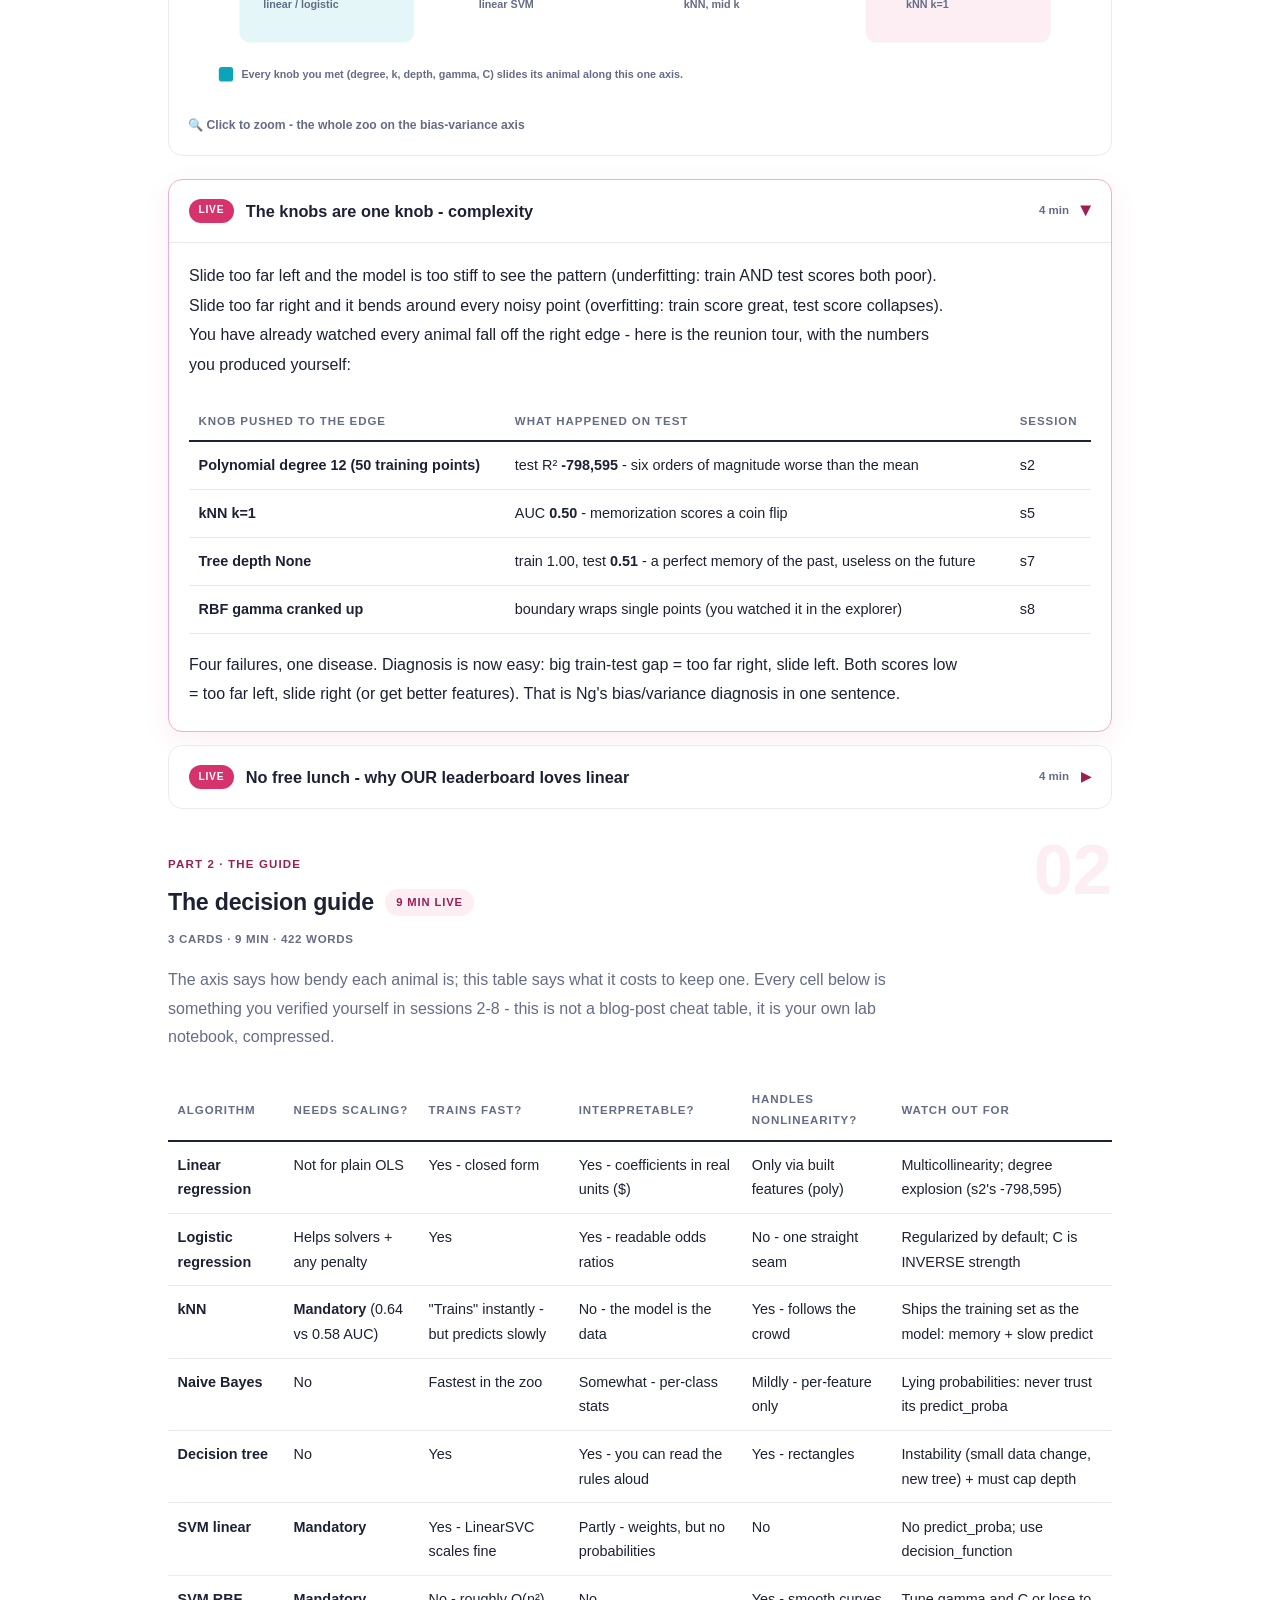
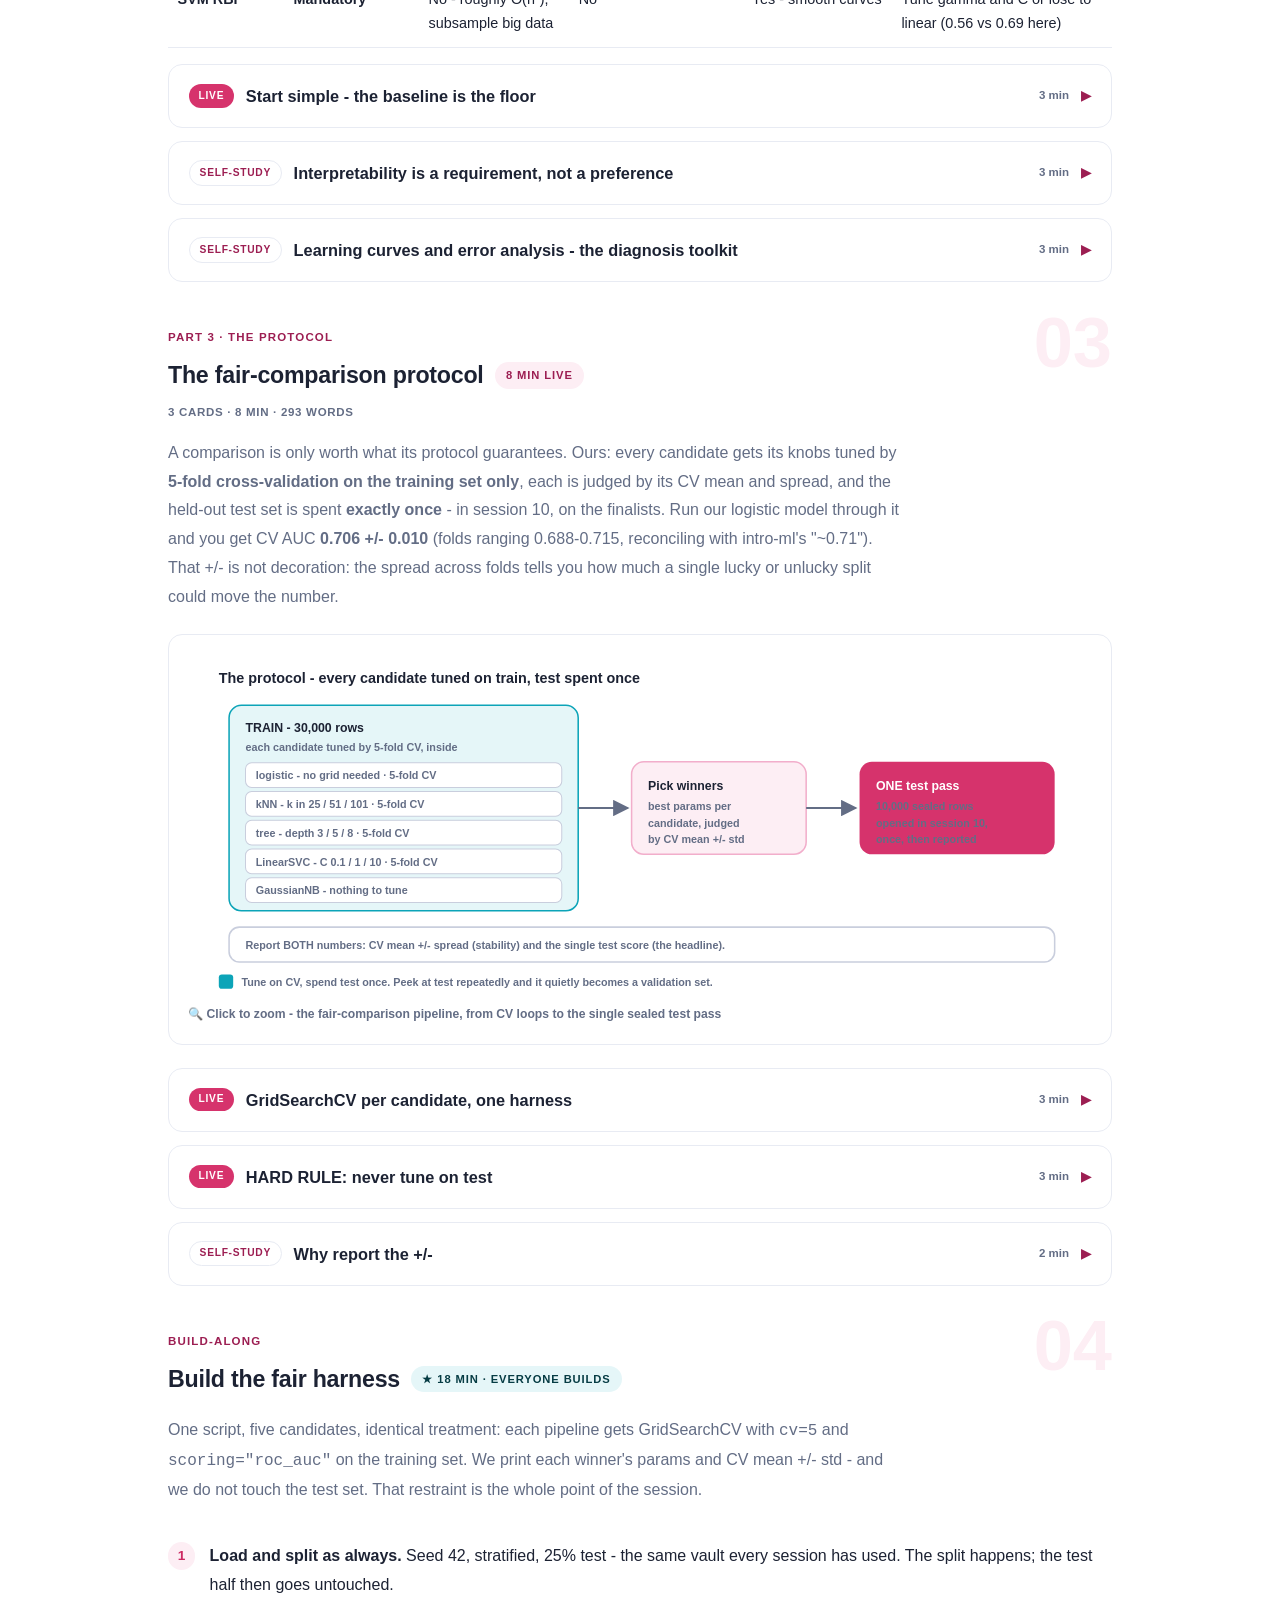
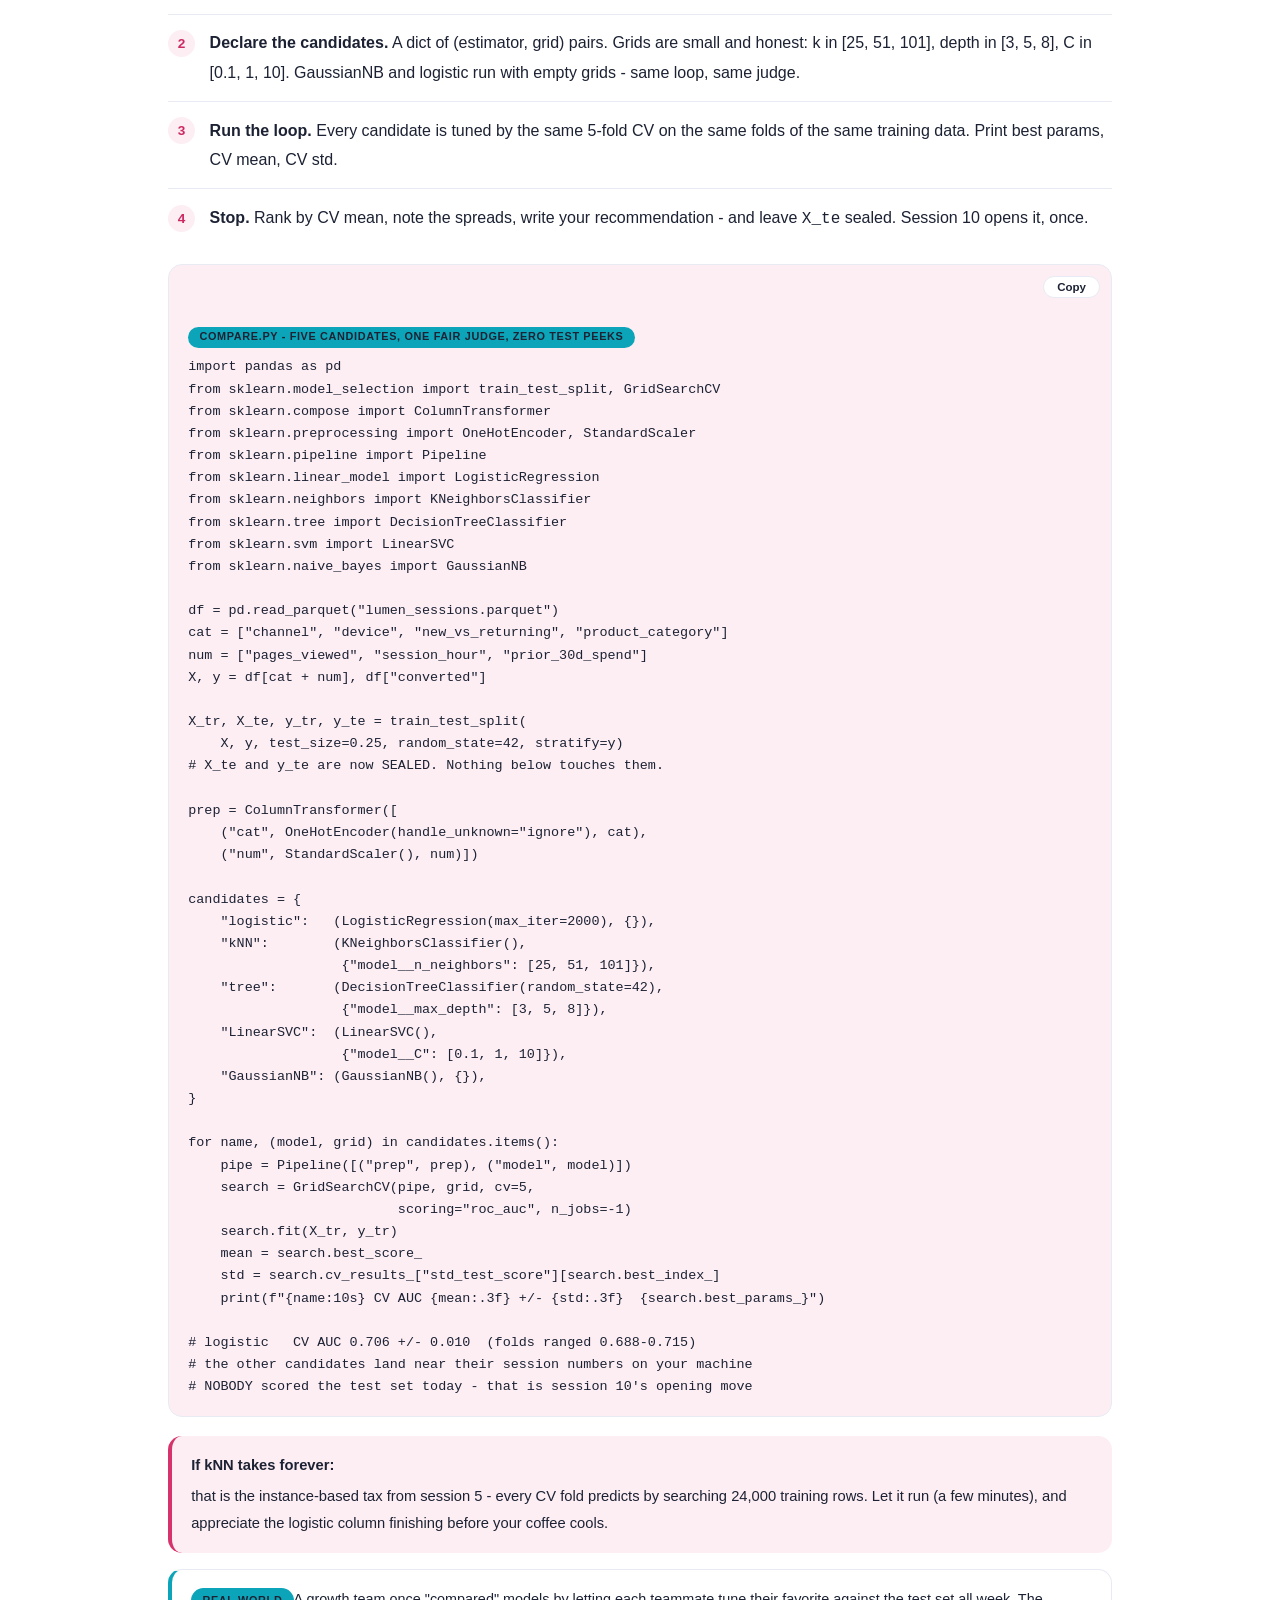
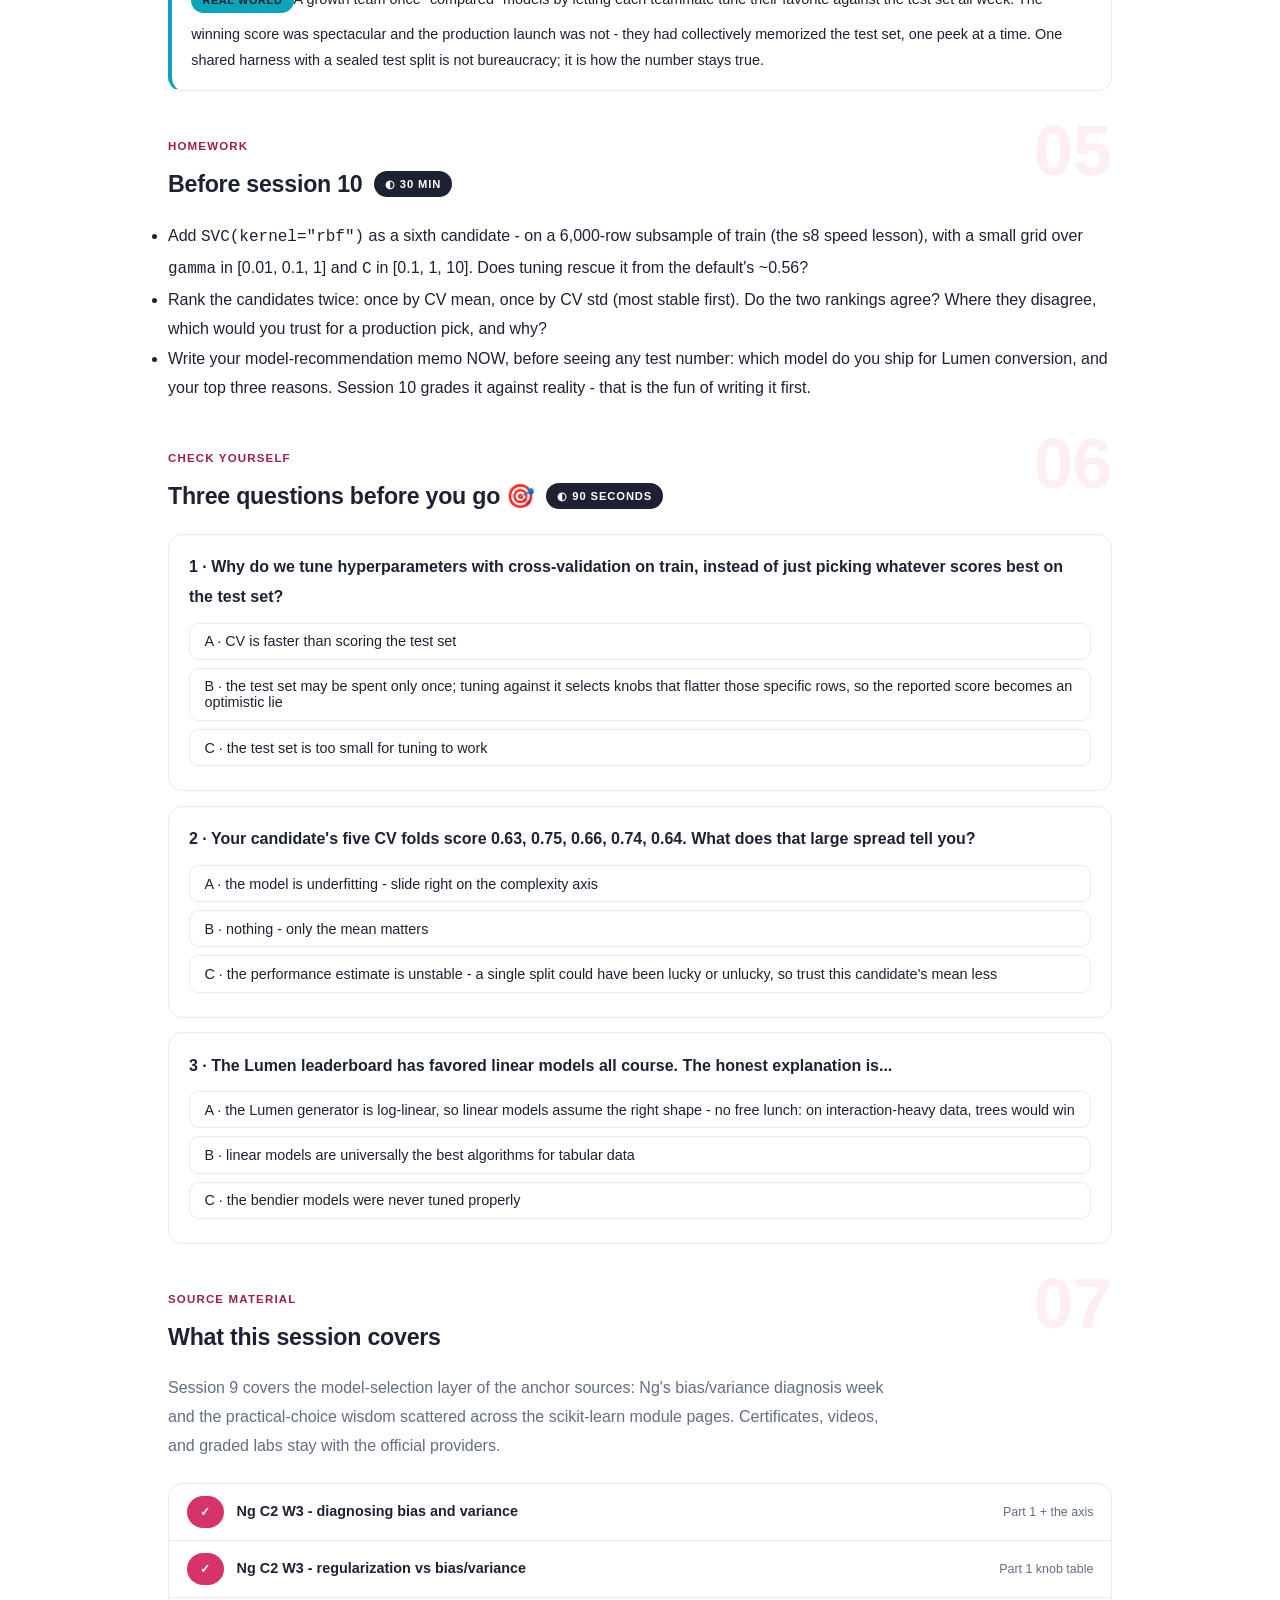
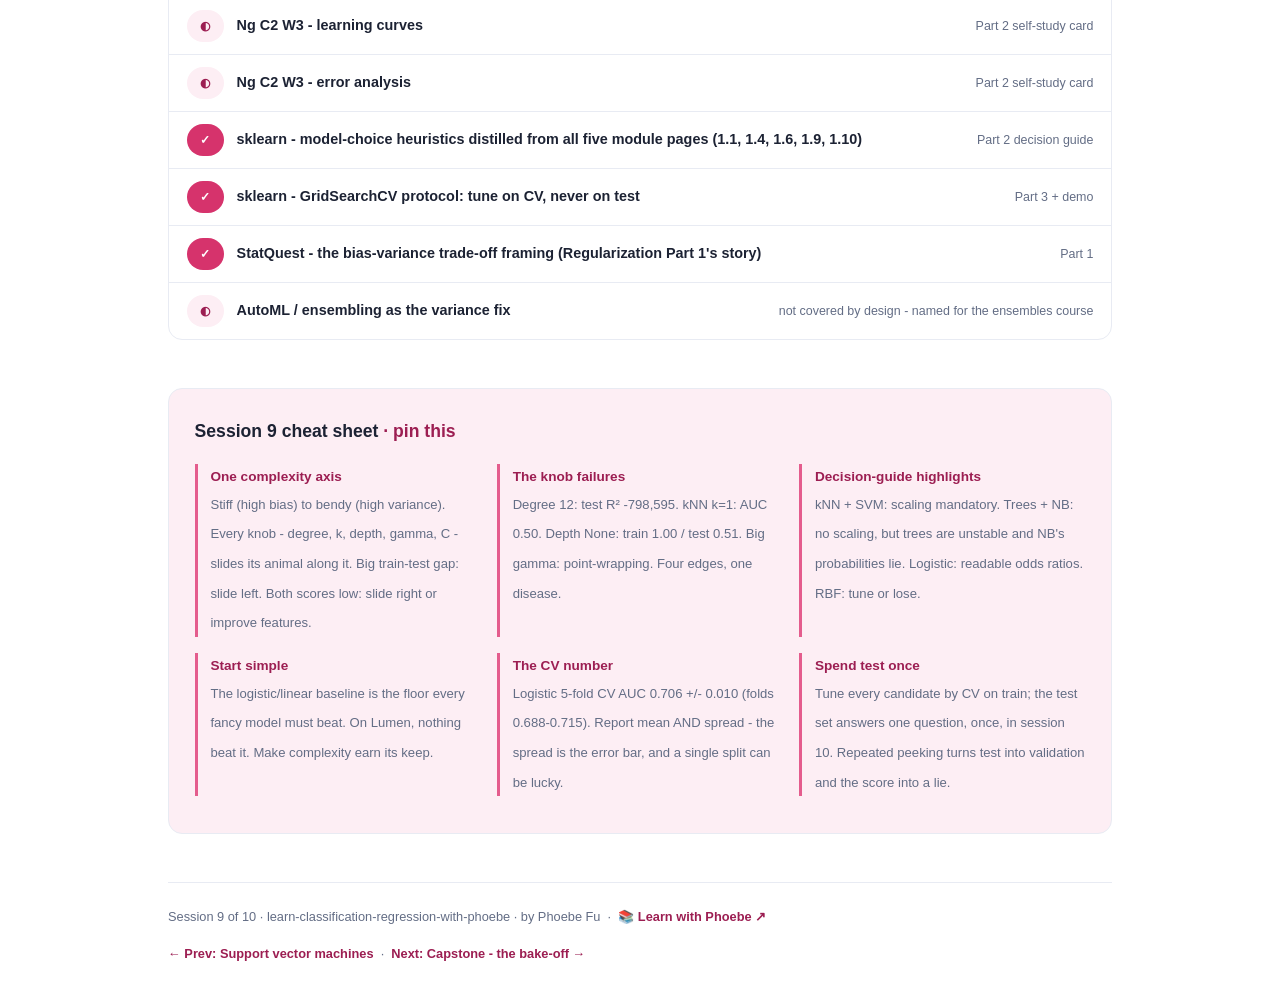
<file: courses/c9-choosing-your-model.html>
<!DOCTYPE html>
<html lang="en">
<head>
<meta charset="UTF-8">
<meta name="viewport" content="width=device-width, initial-scale=1.0">
<!-- social:start -->
<meta name="description" content="You have met all seven animals: lines (s2), sigmoids (s3), the engine underneath (s4), neighbors (s5), probability multipliers (s6), rectangles (s7), and margins (s8). Each session ended...">
<meta property="og:type" content="article">
<meta property="og:site_name" content="Learn with Phoebe">
<meta property="og:title" content="Choosing your model - learn classification and regression with phoebe">
<meta property="og:description" content="You have met all seven animals: lines (s2), sigmoids (s3), the engine underneath (s4), neighbors (s5), probability multipliers (s6), rectangles (s7), and margins (s8). Each session ended...">
<meta property="og:url" content="https://phoebefu6.github.io/learn-classification-regression-with-phoebe/courses/c9-choosing-your-model.html">
<meta property="og:image" content="https://phoebefu6.github.io/learn-classification-regression-with-phoebe/assets/og-cover.png">
<meta property="og:image:width" content="1200">
<meta property="og:image:height" content="630">
<meta name="twitter:card" content="summary_large_image">
<meta name="twitter:title" content="Choosing your model - learn classification and regression with phoebe">
<meta name="twitter:description" content="You have met all seven animals: lines (s2), sigmoids (s3), the engine underneath (s4), neighbors (s5), probability multipliers (s6), rectangles (s7), and margins (s8). Each session ended...">
<meta name="twitter:image" content="https://phoebefu6.github.io/learn-classification-regression-with-phoebe/assets/og-cover.png">
<!-- social:end -->
<title>Session 9 · Choosing your model - learn classification and regression with phoebe</title>
<link rel="stylesheet" href="../assets/style.css?v=28">
</head>
<body>

<div class="toolbar">
  <div class="wrap">
    <span class="crumb"><a href="../index.html">learn-classification-regression-with-phoebe</a> / Session 9 of 10</span>
    <button class="btn" id="toggle-all" type="button">Expand all</button>
    <button class="btn primary" id="zoom-toggle" type="button">Projector zoom: off</button>
  </div>
</div>

<header class="masthead">
  <div class="wrap">
    <div class="eyebrow">Learn Classification &amp; Regression with Phoebe · Session 9 of 10</div>
    <h1>Choosing <span class="accent">your model</span></h1>
    <p class="sub">Seven animals, eight sessions, one leaderboard - and now the session that turns knowledge into judgement. No new algorithms today. Instead: the one axis that lines the whole zoo up (stiffness vs flexibility), a decision guide you can defend in a design review, and the fair-comparison protocol - tune every candidate by cross-validation on train, and spend the test set exactly once. This is the question hiring managers actually probe: not "can you fit a model" but "why THIS model, and how do you know the comparison was fair?" By the end you will have a defensible answer and a harness that produces it.</p>
    <div class="chip-row">
      <span class="chip level">🟠 Getting real</span>
      <span class="chip audience">Builders · DA / DE / DS</span>
      <span class="chip audience">Python · scikit-learn</span>
      <span class="chip time">45 min</span>
    </div>
    <div class="agenda">
      <span class="a1" style="flex:1">0-3 · Setup</span>
      <span class="a2" style="flex:3.5">3-20 · The map and the guide</span>
      <span class="a3" style="flex:4">20-40 · Build: the fair harness</span>
      <span class="a4" style="flex:1">40-45 · Wrap</span>
    </div>
  </div>
</header>

<main class="wrap">

  <!-- ============ INTRO ============ -->
  <section class="section" id="intro">
    <div class="section-kicker">
      <span class="klabel">Part 0</span>
      <h2>The judgement session</h2>
    </div>
    <p class="lede">You have met all seven animals: lines (s2), sigmoids (s3), the engine underneath (s4), neighbors (s5), probability multipliers (s6), rectangles (s7), and margins (s8). Each session ended with a number on the Lumen leaderboard. Today we stop collecting animals and start choosing between them - which is a different skill entirely. Choosing well needs two things: a mental map that says where each algorithm lives, and a protocol that compares them without cheating. Both fit in one session, because you already did the hard part.</p>
    <div class="legend">
      <span class="pill solid">Live - built in session</span>
      <span class="pill light">Self-study - run after</span>
      <span class="pill amber">★ The one big idea</span>
      <span class="pill inkpill">The case: Lumen Skincare</span>
    </div>
    <div class="callout win">
      <strong>★ What you walk out with today</strong>
      A defensible answer to "why THIS model?" - built from the one complexity axis, an honest decision-guide table, and a start-simple rule - plus <code>compare.py</code>, a harness that tunes every candidate by 5-fold CV on train only and leaves the test set sealed for session 10. Fair comparison is not a vibe; it is a protocol.
    </div>
  </section>

  <!-- ============ PART 1: THE ONE AXIS ============ -->
  <section class="section" id="part-1">
    <div class="section-kicker">
      <span class="klabel">Part 1 · the map</span>
      <h2>The zoo on one axis <span class="tag concept">8 min live</span></h2>
    </div>
    <p class="lede">Every algorithm you met sits somewhere on a single axis running from <strong>stiff</strong> (high bias: a strong opinion about the shape of the truth, hard to bend, hard to fool) to <strong>bendy</strong> (high variance: few opinions, fits anything, memorizes noise if you let it). And every knob you learned - polynomial degree, k, tree depth, gamma, C - does the same job: it slides its animal along this axis. Eight sessions of knobs were secretly one knob.</p>

    <figure class="zoomable">
      <svg viewBox="0 0 880 300" xmlns="http://www.w3.org/2000/svg" role="img" aria-label="One horizontal axis from stiff, high-bias models to bendy, high-variance models, with each algorithm from the course placed along it. Underfit zone shaded on the left end, overfit zone on the right end.">
        <style>
          .chAT { font: 700 14px Inter, sans-serif; fill: #1C2233; }
          .chAB { font: 700 12px Inter, sans-serif; fill: #1C2233; }
          .chAN { font: 600 10.5px Inter, sans-serif; fill: #636D85; }
          .chAZ { font: 700 10.5px Inter, sans-serif; }
          .chAL { stroke: #C9CEDD; stroke-width: 1.5; }
        </style>
        <defs>
          <marker id="chAh" markerWidth="8" markerHeight="8" refX="7" refY="4" orient="auto">
            <path d="M0 0 L8 4 L0 8 Z" fill="#636D85"/>
          </marker>
        </defs>
        <text class="chAT" x="30" y="28">One axis to rule the zoo - stiffness vs flexibility</text>

        <rect x="50" y="90" width="170" height="150" rx="10" fill="#E5F6F8"/>
        <text class="chAZ" x="66" y="110" fill="#063C44">UNDERFIT ZONE</text>
        <rect x="660" y="90" width="180" height="150" rx="10" fill="#FDEEF4"/>
        <text class="chAZ" x="700" y="110" fill="#9C1E52">OVERFIT ZONE</text>

        <line x1="60" y1="170" x2="820" y2="170" stroke="#636D85" stroke-width="2" marker-end="url(#chAh)"/>
        <text class="chAB" x="60" y="66">STIFF · high bias</text>
        <text class="chAB" x="670" y="66">BENDY · high variance</text>

        <circle cx="110" cy="170" r="6" fill="#0CA4B8"/>
        <line class="chAL" x1="110" y1="176" x2="110" y2="192"/>
        <text class="chAN" x="110" y="206" text-anchor="middle">linear / logistic</text>

        <circle cx="255" cy="170" r="6" fill="#0CA4B8"/>
        <line class="chAL" x1="255" y1="164" x2="255" y2="146"/>
        <text class="chAN" x="255" y="138" text-anchor="middle">naive Bayes</text>

        <circle cx="310" cy="170" r="6" fill="#0CA4B8"/>
        <line class="chAL" x1="310" y1="176" x2="310" y2="192"/>
        <text class="chAN" x="310" y="206" text-anchor="middle">linear SVM</text>

        <circle cx="410" cy="170" r="6" fill="#E45C8D"/>
        <line class="chAL" x1="410" y1="164" x2="410" y2="146"/>
        <text class="chAN" x="410" y="138" text-anchor="middle">shallow tree</text>

        <circle cx="510" cy="170" r="6" fill="#E45C8D"/>
        <line class="chAL" x1="510" y1="176" x2="510" y2="192"/>
        <text class="chAN" x="510" y="206" text-anchor="middle">kNN, mid k</text>

        <circle cx="640" cy="170" r="6" fill="#D6336C"/>
        <line class="chAL" x1="640" y1="164" x2="640" y2="146"/>
        <text class="chAN" x="640" y="138" text-anchor="middle">deep tree</text>

        <circle cx="720" cy="170" r="6" fill="#D6336C"/>
        <line class="chAL" x1="720" y1="176" x2="720" y2="192"/>
        <text class="chAN" x="720" y="206" text-anchor="middle">kNN k=1</text>

        <circle cx="795" cy="170" r="6" fill="#D6336C"/>
        <line class="chAL" x1="795" y1="164" x2="795" y2="146"/>
        <text class="chAN" x="795" y="138" text-anchor="middle">big-gamma RBF</text>

        <rect x="30" y="264" width="14" height="14" rx="3" fill="#0CA4B8"/>
        <text class="chAN" x="52" y="275">Every knob you met (degree, k, depth, gamma, C) slides its animal along this one axis.</text>
      </svg>
      <figcaption>🔍 Click to zoom - the whole zoo on the bias-variance axis</figcaption>
    </figure>

    <details class="card" open>
      <summary><span class="mode live">Live</span>The knobs are one knob - complexity<span class="mini">4 min</span><span class="caret">▶</span></summary>
      <div class="body">
        <p>Slide too far left and the model is too stiff to see the pattern (underfitting: train AND test scores both poor). Slide too far right and it bends around every noisy point (overfitting: train score great, test score collapses). You have already watched every animal fall off the right edge - here is the reunion tour, with the numbers you produced yourself:</p>
        <table class="clean">
          <tr><th>Knob pushed to the edge</th><th>What happened on test</th><th>Session</th></tr>
          <tr><td>Polynomial degree 12 (50 training points)</td><td>test R² <strong>-798,595</strong> - six orders of magnitude worse than the mean</td><td>s2</td></tr>
          <tr><td>kNN k=1</td><td>AUC <strong>0.50</strong> - memorization scores a coin flip</td><td>s5</td></tr>
          <tr><td>Tree depth None</td><td>train 1.00, test <strong>0.51</strong> - a perfect memory of the past, useless on the future</td><td>s7</td></tr>
          <tr><td>RBF gamma cranked up</td><td>boundary wraps single points (you watched it in the explorer)</td><td>s8</td></tr>
        </table>
        <p>Four failures, one disease. Diagnosis is now easy: big train-test gap = too far right, slide left. Both scores low = too far left, slide right (or get better features). That is Ng's bias/variance diagnosis in one sentence.</p>
      </div>
    </details>

    <details class="card">
      <summary><span class="mode live">Live</span>No free lunch - why OUR leaderboard loves linear<span class="mini">4 min</span><span class="caret">▶</span></summary>
      <div class="body">
        <p>All course long, the linear family has topped the Lumen leaderboard (logistic ~0.69, LinearSVC ~0.69) while the bendier animals trailed. Say the honest reason out loud: <strong>the Lumen generator is log-linear</strong>. The machine that makes the data IS a linear machine, so models that assume linearity start with the right bet. That is not a law of nature - it is a property of this dataset.</p>
        <p>On interaction-heavy tabular data (where the effect of one feature flips depending on another), trees and their ensemble descendants routinely win. There is no universally best algorithm - that is the "no free lunch" theorem in practice. The skill is matching the model's assumed shape to the data's true shape, and being suspicious of anyone who has one favorite algorithm for everything.</p>
        <div class="callout tip"><strong>Where that story continues:</strong> boosted tree ensembles (XGBoost, LightGBM) - the tabular champions on nonlinear data - get their own course, learn-ensemble-methods. We name the animal; we do not teach it here.</div>
      </div>
    </details>
  </section>

  <!-- ============ PART 2: THE DECISION GUIDE ============ -->
  <section class="section" id="part-2">
    <div class="section-kicker">
      <span class="klabel">Part 2 · the guide</span>
      <h2>The decision guide <span class="tag concept">9 min live</span></h2>
    </div>
    <p class="lede">The axis says how bendy each animal is; this table says what it costs to keep one. Every cell below is something you verified yourself in sessions 2-8 - this is not a blog-post cheat table, it is your own lab notebook, compressed.</p>

    <table class="clean">
      <tr><th>Algorithm</th><th>Needs scaling?</th><th>Trains fast?</th><th>Interpretable?</th><th>Handles nonlinearity?</th><th>Watch out for</th></tr>
      <tr><td>Linear regression</td><td>Not for plain OLS</td><td>Yes - closed form</td><td>Yes - coefficients in real units ($)</td><td>Only via built features (poly)</td><td>Multicollinearity; degree explosion (s2's -798,595)</td></tr>
      <tr><td>Logistic regression</td><td>Helps solvers + any penalty</td><td>Yes</td><td>Yes - readable odds ratios</td><td>No - one straight seam</td><td>Regularized by default; C is INVERSE strength</td></tr>
      <tr><td>kNN</td><td><strong>Mandatory</strong> (0.64 vs 0.58 AUC)</td><td>"Trains" instantly - but predicts slowly</td><td>No - the model is the data</td><td>Yes - follows the crowd</td><td>Ships the training set as the model: memory + slow predict</td></tr>
      <tr><td>Naive Bayes</td><td>No</td><td>Fastest in the zoo</td><td>Somewhat - per-class stats</td><td>Mildly - per-feature only</td><td>Lying probabilities: never trust its predict_proba</td></tr>
      <tr><td>Decision tree</td><td>No</td><td>Yes</td><td>Yes - you can read the rules aloud</td><td>Yes - rectangles</td><td>Instability (small data change, new tree) + must cap depth</td></tr>
      <tr><td>SVM linear</td><td><strong>Mandatory</strong></td><td>Yes - LinearSVC scales fine</td><td>Partly - weights, but no probabilities</td><td>No</td><td>No predict_proba; use decision_function</td></tr>
      <tr><td>SVM RBF</td><td><strong>Mandatory</strong></td><td>No - roughly O(n²), subsample big data</td><td>No</td><td>Yes - smooth curves</td><td>Tune gamma and C or lose to linear (0.56 vs 0.69 here)</td></tr>
    </table>

    <details class="card">
      <summary><span class="mode live">Live</span>Start simple - the baseline is the floor<span class="mini">3 min</span><span class="caret">▶</span></summary>
      <div class="body">
        <p>The most useful row of that table is the first two. A logistic or linear baseline trains in seconds, explains itself, and sets the floor every fancier model must beat. On Lumen, nothing beat it - and you only know that because you fit the simple thing first.</p>
        <p>The professional habit: fit the simple model on day one, ship the number to the team, THEN explore. If a deep tree grid buys you +0.002 AUC over logistic, you have learned something valuable: the signal is linear, stop spending compute. If it buys +0.05, you have also learned something: go nonlinear, and say why.</p>
        <div class="callout tip"><strong>The one-liner for your next design review:</strong> "we start with the model we can explain, and we make the complicated ones earn their keep."</div>
      </div>
    </details>

    <details class="card">
      <summary><span class="mode self">Self-study</span>Interpretability is a requirement, not a preference<span class="mini">3 min</span><span class="caret">▶</span></summary>
      <div class="body">
        <p>In regulated settings - credit, insurance, healthcare, hiring - "why did the model say no?" is a question you must answer to a regulator or a customer, sometimes by law. There, the Interpretable column is not a nice-to-have; it eliminates candidates before accuracy is even discussed. A readable odds ratio ("returning customers have ~2.8x the odds") beats hand-waving at a black box every single time.</p>
        <p>Treat interpretability as a requirement you gather up front, like latency or memory. If the answer is "we must explain every decision", your shortlist is logistic, a shallow tree, maybe linear SVM - and the bake-off runs among those.</p>
        <div class="callout example"><span class="ex-pill">Real world</span>A lending team spent a quarter tuning a model they could not deploy: legal required reason codes per decision, and their winner could not produce them. The runner-up - plain logistic, 1 point of AUC behind - shipped in a week. The best model you cannot ship loses to the good model you can.</div>
      </div>
    </details>

    <details class="card">
      <summary><span class="mode self">Self-study</span>Learning curves and error analysis - the diagnosis toolkit<span class="mini">3 min</span><span class="caret">▶</span></summary>
      <div class="body">
        <p>Two habits from Ng's C2 W3 that complete the picture. <strong>Learning curves:</strong> plot train and CV score against training-set size. If the two curves have converged and both sit low, you have a bias problem - more data will NOT help; better features or a bendier model will. If a big gap remains between them, you have a variance problem - more data (or regularization, or sliding left on the axis) helps. Teams burn months collecting data for bias problems; the curve tells you in minutes.</p>
        <p><strong>Error analysis:</strong> read a sample of the actual mistakes. On Lumen you might find the model misses converters arriving from a channel it rarely sees - a feature fix, not an algorithm swap. The best model-choice tool is sometimes 30 minutes of looking at what the current one gets wrong.</p>
      </div>
    </details>
  </section>

  <!-- ============ PART 3: THE PROTOCOL ============ -->
  <section class="section" id="part-3">
    <div class="section-kicker">
      <span class="klabel">Part 3 · the protocol</span>
      <h2>The fair-comparison protocol <span class="tag concept">8 min live</span></h2>
    </div>
    <p class="lede">A comparison is only worth what its protocol guarantees. Ours: every candidate gets its knobs tuned by <strong>5-fold cross-validation on the training set only</strong>, each is judged by its CV mean and spread, and the held-out test set is spent <strong>exactly once</strong> - in session 10, on the finalists. Run our logistic model through it and you get CV AUC <strong>0.706 +/- 0.010</strong> (folds ranging 0.688-0.715, reconciling with intro-ml's "~0.71"). That +/- is not decoration: the spread across folds tells you how much a single lucky or unlucky split could move the number.</p>

    <figure class="zoomable">
      <svg viewBox="0 0 880 330" xmlns="http://www.w3.org/2000/svg" role="img" aria-label="Pipeline of the fair comparison protocol: candidates are tuned by 5-fold cross-validation inside the training set, winners are picked by CV mean, then one final pass on the sealed test set produces the reported score.">
        <style>
          .chBT { font: 700 14px Inter, sans-serif; fill: #1C2233; }
          .chBB { font: 700 12px Inter, sans-serif; fill: #1C2233; }
          .chBW { font: 700 12px Inter, sans-serif; fill: #FFFFFF; }
          .chBN { font: 600 10.5px Inter, sans-serif; fill: #636D85; }
          .chBbox { fill: #E5F6F8; stroke: #0CA4B8; stroke-width: 1.5; }
          .chBrow { fill: #FFFFFF; stroke: #C9CEDD; stroke-width: 1; }
          .chBarr { stroke: #636D85; stroke-width: 2; fill: none; }
        </style>
        <defs>
          <marker id="chBh" markerWidth="8" markerHeight="8" refX="7" refY="4" orient="auto">
            <path d="M0 0 L8 4 L0 8 Z" fill="#636D85"/>
          </marker>
        </defs>
        <text class="chBT" x="30" y="28">The protocol - every candidate tuned on train, test spent once</text>

        <rect class="chBbox" x="40" y="50" width="340" height="200" rx="12"/>
        <text class="chBB" x="56" y="76">TRAIN - 30,000 rows</text>
        <text class="chBN" x="56" y="94">each candidate tuned by 5-fold CV, inside</text>
        <rect class="chBrow" x="56" y="106" width="308" height="24" rx="6"/>
        <text class="chBN" x="66" y="122">logistic - no grid needed · 5-fold CV</text>
        <rect class="chBrow" x="56" y="134" width="308" height="24" rx="6"/>
        <text class="chBN" x="66" y="150">kNN - k in 25 / 51 / 101 · 5-fold CV</text>
        <rect class="chBrow" x="56" y="162" width="308" height="24" rx="6"/>
        <text class="chBN" x="66" y="178">tree - depth 3 / 5 / 8 · 5-fold CV</text>
        <rect class="chBrow" x="56" y="190" width="308" height="24" rx="6"/>
        <text class="chBN" x="66" y="206">LinearSVC - C 0.1 / 1 / 10 · 5-fold CV</text>
        <rect class="chBrow" x="56" y="218" width="308" height="24" rx="6"/>
        <text class="chBN" x="66" y="234">GaussianNB - nothing to tune</text>

        <line class="chBarr" x1="380" y1="150" x2="428" y2="150" marker-end="url(#chBh)"/>

        <rect x="432" y="105" width="170" height="90" rx="12" fill="#FDEEF4" stroke="#F2AECB" stroke-width="1.5"/>
        <text class="chBB" x="448" y="132">Pick winners</text>
        <text class="chBN" x="448" y="152">best params per</text>
        <text class="chBN" x="448" y="168">candidate, judged</text>
        <text class="chBN" x="448" y="184">by CV mean +/- std</text>

        <line class="chBarr" x1="602" y1="150" x2="650" y2="150" marker-end="url(#chBh)"/>

        <rect x="654" y="105" width="190" height="90" rx="12" fill="#D6336C"/>
        <text class="chBW" x="670" y="132">ONE test pass</text>
        <text class="chBN" x="670" y="152" fill="#FDEEF4">10,000 sealed rows</text>
        <text class="chBN" x="670" y="168" fill="#FDEEF4">opened in session 10,</text>
        <text class="chBN" x="670" y="184" fill="#FDEEF4">once, then reported</text>

        <rect x="40" y="266" width="804" height="34" rx="10" fill="none" stroke="#C9CEDD" stroke-width="1.5"/>
        <text class="chBN" x="56" y="287">Report BOTH numbers: CV mean +/- spread (stability) and the single test score (the headline).</text>

        <rect x="30" y="312" width="14" height="14" rx="3" fill="#0CA4B8"/>
        <text class="chBN" x="52" y="323">Tune on CV, spend test once. Peek at test repeatedly and it quietly becomes a validation set.</text>
      </svg>
      <figcaption>🔍 Click to zoom - the fair-comparison pipeline, from CV loops to the single sealed test pass</figcaption>
    </figure>

    <details class="card">
      <summary><span class="mode live">Live</span>GridSearchCV per candidate, one harness<span class="mini">3 min</span><span class="caret">▶</span></summary>
      <div class="body">
        <p>The mechanics are intro-ml's <code>GridSearchCV</code>, applied at zoo scale: one dict of (pipeline, param grid) pairs, one loop, <code>cv=5</code> and <code>scoring="roc_auc"</code> for all. Because every pipeline carries its own preprocessing, scaling happens inside each CV fold - no leakage, no favoritism. Candidates with nothing to tune (GaussianNB) just run through the same loop with an empty grid, so every number on the board was produced by the identical procedure.</p>
        <p>One nice detail: LinearSVC has no <code>predict_proba</code>, but <code>scoring="roc_auc"</code> falls back to <code>decision_function</code> automatically - the s8 lesson, paying rent.</p>
      </div>
    </details>

    <details class="card">
      <summary><span class="mode live">Live</span>HARD RULE: never tune on test<span class="mini">3 min</span><span class="caret">▶</span></summary>
      <div class="body">
        <p>The test set answers one question - "how will the chosen model do on data it has never seen?" - and it can only answer it once. Every time you peek at test, adjust a knob, and peek again, the test set stops being unseen: you are selecting for whatever flatters those 10,000 particular rows. Repeated peeking turns your test set into a validation set, and the final score you report becomes an optimistic lie - one that production traffic will correct, publicly.</p>
        <p>This is why <code>compare.py</code> below computes nothing on <code>X_te</code>. Not one number. The cliffhanger is deliberate: session 10 opens the vault.</p>
      </div>
    </details>

    <details class="card">
      <summary><span class="mode self">Self-study</span>Why report the +/-<span class="mini">2 min</span><span class="caret">▶</span></summary>
      <div class="body">
        <p>Our logistic folds ranged 0.688 to 0.715. If you had judged it on one unlucky split you would call it a 0.69 model; on one lucky split, a 0.72 model. The fold spread is the honest error bar on your estimate - a single split can be lucky, and the +/- is how you confess that.</p>
        <p>It also breaks ties like an adult: a candidate at 0.70 +/- 0.01 is a better bet than one at 0.71 +/- 0.04, because the second one might be a 0.67 model wearing a lucky split. Stability is information. Report mean AND spread, always.</p>
      </div>
    </details>
  </section>

  <!-- ============ DEMO ============ -->
  <section class="section" id="demo-1">
    <div class="section-kicker">
      <span class="klabel">Build-along</span>
      <h2>Build the fair harness <span class="tag demo">★ 18 min · everyone builds</span></h2>
    </div>
    <p class="lede">One script, five candidates, identical treatment: each pipeline gets GridSearchCV with <code>cv=5</code> and <code>scoring="roc_auc"</code> on the training set. We print each winner's params and CV mean +/- std - and we do not touch the test set. That restraint is the whole point of the session.</p>

    <div class="steps">
      <div class="step"><p><strong>Load and split as always.</strong> Seed 42, stratified, 25% test - the same vault every session has used. The split happens; the test half then goes untouched.</p></div>
      <div class="step"><p><strong>Declare the candidates.</strong> A dict of (estimator, grid) pairs. Grids are small and honest: k in [25, 51, 101], depth in [3, 5, 8], C in [0.1, 1, 10]. GaussianNB and logistic run with empty grids - same loop, same judge.</p></div>
      <div class="step"><p><strong>Run the loop.</strong> Every candidate is tuned by the same 5-fold CV on the same folds of the same training data. Print best params, CV mean, CV std.</p></div>
      <div class="step"><p><strong>Stop.</strong> Rank by CV mean, note the spreads, write your recommendation - and leave <code>X_te</code> sealed. Session 10 opens it, once.</p></div>
    </div>

    <div class="prompt-box good">
      <span class="label">compare.py - five candidates, one fair judge, zero test peeks</span>import pandas as pd
from sklearn.model_selection import train_test_split, GridSearchCV
from sklearn.compose import ColumnTransformer
from sklearn.preprocessing import OneHotEncoder, StandardScaler
from sklearn.pipeline import Pipeline
from sklearn.linear_model import LogisticRegression
from sklearn.neighbors import KNeighborsClassifier
from sklearn.tree import DecisionTreeClassifier
from sklearn.svm import LinearSVC
from sklearn.naive_bayes import GaussianNB

df = pd.read_parquet("lumen_sessions.parquet")
cat = ["channel", "device", "new_vs_returning", "product_category"]
num = ["pages_viewed", "session_hour", "prior_30d_spend"]
X, y = df[cat + num], df["converted"]

X_tr, X_te, y_tr, y_te = train_test_split(
    X, y, test_size=0.25, random_state=42, stratify=y)
# X_te and y_te are now SEALED. Nothing below touches them.

prep = ColumnTransformer([
    ("cat", OneHotEncoder(handle_unknown="ignore"), cat),
    ("num", StandardScaler(), num)])

candidates = {
    "logistic":   (LogisticRegression(max_iter=2000), {}),
    "kNN":        (KNeighborsClassifier(),
                   {"model__n_neighbors": [25, 51, 101]}),
    "tree":       (DecisionTreeClassifier(random_state=42),
                   {"model__max_depth": [3, 5, 8]}),
    "LinearSVC":  (LinearSVC(),
                   {"model__C": [0.1, 1, 10]}),
    "GaussianNB": (GaussianNB(), {}),
}

for name, (model, grid) in candidates.items():
    pipe = Pipeline([("prep", prep), ("model", model)])
    search = GridSearchCV(pipe, grid, cv=5,
                          scoring="roc_auc", n_jobs=-1)
    search.fit(X_tr, y_tr)
    mean = search.best_score_
    std = search.cv_results_["std_test_score"][search.best_index_]
    print(f"{name:10s} CV AUC {mean:.3f} +/- {std:.3f}  {search.best_params_}")

# logistic   CV AUC 0.706 +/- 0.010  (folds ranged 0.688-0.715)
# the other candidates land near their session numbers on your machine
# NOBODY scored the test set today - that is session 10's opening move</div>

    <div class="callout tip"><strong>If kNN takes forever:</strong> that is the instance-based tax from session 5 - every CV fold predicts by searching 24,000 training rows. Let it run (a few minutes), and appreciate the logistic column finishing before your coffee cools.</div>
    <div class="callout example"><span class="ex-pill">Real world</span>A growth team once "compared" models by letting each teammate tune their favorite against the test set all week. The winning score was spectacular and the production launch was not - they had collectively memorized the test set, one peek at a time. One shared harness with a sealed test split is not bureaucracy; it is how the number stays true.</div>
  </section>

  <!-- ============ EXERCISE ============ -->
  <section class="section" id="exercise">
    <div class="section-kicker">
      <span class="klabel">Homework</span>
      <h2>Before session 10 <span class="tag exercise">◐ 30 min</span></h2>
    </div>
    <ul>
      <li>Add <code>SVC(kernel="rbf")</code> as a sixth candidate - on a 6,000-row subsample of train (the s8 speed lesson), with a small grid over <code>gamma</code> in [0.01, 0.1, 1] and <code>C</code> in [0.1, 1, 10]. Does tuning rescue it from the default's ~0.56?</li>
      <li>Rank the candidates twice: once by CV mean, once by CV std (most stable first). Do the two rankings agree? Where they disagree, which would you trust for a production pick, and why?</li>
      <li>Write your model-recommendation memo NOW, before seeing any test number: which model do you ship for Lumen conversion, and your top three reasons. Session 10 grades it against reality - that is the fun of writing it first.</li>
    </ul>
  </section>

  <!-- ============ QUIZ ============ -->
  <section class="section" id="quiz">
    <div class="section-kicker">
      <span class="klabel">Check yourself</span>
      <h2>Three questions before you go 🎯 <span class="tag exercise">◐ 90 seconds</span></h2>
    </div>
    <div class="quiz-q" data-answer="1">
      <p class="qtext">1 · Why do we tune hyperparameters with cross-validation on train, instead of just picking whatever scores best on the test set?</p>
      <button class="qopt" type="button">A · CV is faster than scoring the test set</button>
      <button class="qopt" type="button">B · the test set may be spent only once; tuning against it selects knobs that flatter those specific rows, so the reported score becomes an optimistic lie</button>
      <button class="qopt" type="button">C · the test set is too small for tuning to work</button>
      <p class="qwhy">Every peek-and-adjust cycle leaks information about the test rows into your choices. CV simulates unseen data using only the training set, so the test set stays a genuine stranger - and its one verdict, in session 10, stays honest.</p>
    </div>
    <div class="quiz-q" data-answer="2">
      <p class="qtext">2 · Your candidate's five CV folds score 0.63, 0.75, 0.66, 0.74, 0.64. What does that large spread tell you?</p>
      <button class="qopt" type="button">A · the model is underfitting - slide right on the complexity axis</button>
      <button class="qopt" type="button">B · nothing - only the mean matters</button>
      <button class="qopt" type="button">C · the performance estimate is unstable - a single split could have been lucky or unlucky, so trust this candidate's mean less</button>
      <p class="qwhy">The fold spread is the error bar on your estimate. A wide spread means one split could easily mislead you - which is exactly why we report CV mean +/- std, and why 0.70 +/- 0.01 can be a better bet than 0.71 +/- 0.04.</p>
    </div>
    <div class="quiz-q" data-answer="0">
      <p class="qtext">3 · The Lumen leaderboard has favored linear models all course. The honest explanation is...</p>
      <button class="qopt" type="button">A · the Lumen generator is log-linear, so linear models assume the right shape - no free lunch: on interaction-heavy data, trees would win</button>
      <button class="qopt" type="button">B · linear models are universally the best algorithms for tabular data</button>
      <button class="qopt" type="button">C · the bendier models were never tuned properly</button>
      <p class="qwhy">There is no universally best algorithm. Our data's true machine is linear, so linear bets win here - say that out loud in your readout. On nonlinear, interaction-heavy data the ranking flips, which is the ensembles course's opening story.</p>
    </div>
    <p class="quiz-score"></p>
  </section>

  <!-- ============ OFFICIAL SOURCES ============ -->
  <section class="section" id="official">
    <div class="section-kicker">
      <span class="klabel">Source material</span>
      <h2>What this session covers</h2>
    </div>
    <p class="lede">Session 9 covers the model-selection layer of the anchor sources: Ng's bias/variance diagnosis week and the practical-choice wisdom scattered across the scikit-learn module pages. Certificates, videos, and graded labs stay with the official providers.</p>
    <div class="covered">
      <div class="covered-row"><span class="status pill solid">✓</span><span class="name">Ng C2 W3 - diagnosing bias and variance</span><span class="note">Part 1 + the axis</span></div>
      <div class="covered-row"><span class="status pill solid">✓</span><span class="name">Ng C2 W3 - regularization vs bias/variance</span><span class="note">Part 1 knob table</span></div>
      <div class="covered-row"><span class="status pill light">◐</span><span class="name">Ng C2 W3 - learning curves</span><span class="note">Part 2 self-study card</span></div>
      <div class="covered-row"><span class="status pill light">◐</span><span class="name">Ng C2 W3 - error analysis</span><span class="note">Part 2 self-study card</span></div>
      <div class="covered-row"><span class="status pill solid">✓</span><span class="name">sklearn - model-choice heuristics distilled from all five module pages (1.1, 1.4, 1.6, 1.9, 1.10)</span><span class="note">Part 2 decision guide</span></div>
      <div class="covered-row"><span class="status pill solid">✓</span><span class="name">sklearn - GridSearchCV protocol: tune on CV, never on test</span><span class="note">Part 3 + demo</span></div>
      <div class="covered-row"><span class="status pill solid">✓</span><span class="name">StatQuest - the bias-variance trade-off framing (Regularization Part 1's story)</span><span class="note">Part 1</span></div>
      <div class="covered-row"><span class="status pill light">◐</span><span class="name">AutoML / ensembling as the variance fix</span><span class="note">not covered by design - named for the ensembles course</span></div>
    </div>
  </section>

  <!-- ============ CHEAT SHEET ============ -->
  <section class="cheat" id="cheatsheet">
    <h3>Session 9 cheat sheet <span>· pin this</span></h3>
    <div class="grid-2">
      <div class="cheat-item"><b>One complexity axis</b><span>Stiff (high bias) to bendy (high variance). Every knob - degree, k, depth, gamma, C - slides its animal along it. Big train-test gap: slide left. Both scores low: slide right or improve features.</span></div>
      <div class="cheat-item"><b>The knob failures</b><span>Degree 12: test R² -798,595. kNN k=1: AUC 0.50. Depth None: train 1.00 / test 0.51. Big gamma: point-wrapping. Four edges, one disease.</span></div>
      <div class="cheat-item"><b>Decision-guide highlights</b><span>kNN + SVM: scaling mandatory. Trees + NB: no scaling, but trees are unstable and NB's probabilities lie. Logistic: readable odds ratios. RBF: tune or lose.</span></div>
      <div class="cheat-item"><b>Start simple</b><span>The logistic/linear baseline is the floor every fancy model must beat. On Lumen, nothing beat it. Make complexity earn its keep.</span></div>
      <div class="cheat-item"><b>The CV number</b><span>Logistic 5-fold CV AUC 0.706 +/- 0.010 (folds 0.688-0.715). Report mean AND spread - the spread is the error bar, and a single split can be lucky.</span></div>
      <div class="cheat-item"><b>Spend test once</b><span>Tune every candidate by CV on train; the test set answers one question, once, in session 10. Repeated peeking turns test into validation and the score into a lie.</span></div>
    </div>
  </section>

  <footer class="pagefoot">
    <span>Session 9 of 10 · learn-classification-regression-with-phoebe · by Phoebe Fu &nbsp;·&nbsp; 📚 <a href="https://phoebefu6.github.io/learn-with-phoebe/">Learn with Phoebe ↗</a></span>
    <span><a href="c8-support-vector-machines.html">← Prev: Support vector machines</a> &nbsp;·&nbsp; <a href="c10-capstone-the-bake-off.html">Next: Capstone - the bake-off →</a></span>
  </footer>

</main>

<script src="../assets/app.js?v=27"></script>
</body>
</html>
</file>
<file: assets/style.css>
/* learn-intro-ml-with-phoebe - editorial bold design system
   Primary: scikit-learn blue #D6336C · Ink: #1C2233 · Accent: sklearn orange #0CA4B8 */

:root {
  --indigo-text: #CC2962;
  --indigo: #D6336C;
  --indigo-deep: #9C1E52;
  --indigo-mid: #E45C8D;
  --indigo-soft: #F2AECB;
  --indigo-50: #FDEEF4;
  --ink: #1C2233;
  --muted: #636D85;
  --faint: #C9CEDD;
  --hairline: #E8EBF3;
  --amber: #0CA4B8;
  --amber-ink: #063C44;
  --amber-50: #E5F6F8;
  --paper: #FFFFFF;
  --code-bg: #FDEEF4;
  --code-ink: #1C2233;
  --radius: 14px;
}

* { margin: 0; padding: 0; box-sizing: border-box; }

html { font-size: 16px; scroll-behavior: smooth; }
html.zoom-125 { font-size: 20px; }
html.zoom-150 { font-size: 24px; }

body {
  font-family: "Inter", -apple-system, BlinkMacSystemFont, "Segoe UI", Roboto, sans-serif;
  background: var(--paper);
  color: var(--ink);
  line-height: 1.85;
  font-feature-settings: "tnum";
}

.wrap { max-width: 62rem; margin: 0 auto; padding: 0 1.5rem; }

/* ---------- header band ---------- */
.masthead {
  background: var(--indigo);
  color: #fff;
  padding: 2.5rem 0 2.25rem;
}
.masthead .eyebrow {
  font-size: .75rem;
  letter-spacing: .18em;
  text-transform: uppercase;
  opacity: 1;
  font-weight: 600;
}
.masthead h1 {
  font-size: 2.1rem;
  line-height: 1.15;
  font-weight: 800;
  margin: .5rem 0 .75rem;
  letter-spacing: -.02em;
}
.masthead h1 .accent { color: inherit; }
.masthead .sub { font-size: 1.05rem; opacity: 1; max-width: 44rem; }

.chip-row { display: flex; flex-wrap: wrap; gap: .5rem; margin-top: 1.1rem; }
.chip {
  display: inline-flex;
  align-items: center;
  gap: .35rem;
  border-radius: 999px;
  padding: .25rem .8rem;
  font-size: .78rem;
  font-weight: 600;
  white-space: nowrap;
}
.chip.level { background: #fff; color: var(--indigo); }
.chip.audience { background: rgba(255,255,255,.08); color: #fff; border: 1px solid rgba(255,255,255,.35); }
.chip.time { background: var(--ink); color: #fff; font-variant-numeric: tabular-nums; }

/* ---------- agenda bar ---------- */
.agenda {
  display: flex;
  border-radius: 999px;
  overflow: hidden;
  margin: 1.4rem 0 0;
  font-size: .72rem;
  font-weight: 600;
  text-align: center;
  color: #fff;
}
.agenda span { padding: .45rem .3rem; white-space: nowrap; overflow: hidden; text-overflow: ellipsis; }
.agenda .a1 { background: var(--indigo-deep); }
.agenda .a2 { background: var(--indigo-mid); color: var(--ink); }
.agenda .a3 { background: var(--amber); color: var(--ink); }
.agenda .a4 { background: var(--indigo-soft); color: var(--ink); }

/* ---------- toolbar ---------- */
.toolbar {
  position: sticky;
  top: 0;
  z-index: 40;
  background: rgba(255,255,255,.94);
  backdrop-filter: blur(6px);
  border-bottom: 1px solid var(--hairline);
  padding: .55rem 0;
}
.toolbar .wrap { display: flex; align-items: center; gap: .5rem; flex-wrap: nowrap; }
.toolbar .crumb { font-size: .8rem; color: var(--muted); font-weight: 600; margin-right: auto; min-width: 0; white-space: nowrap; overflow: hidden; text-overflow: ellipsis; }
.toolbar .btn { white-space: nowrap; flex: none; padding: .38rem .8rem; font-size: .78rem; line-height: 1.2; }
.toolbar .crumb a { color: var(--indigo); text-decoration: none; }
.btn {
  border: 1px solid var(--hairline);
  background: #fff;
  color: var(--ink);
  border-radius: 999px;
  padding: .35rem .9rem;
  font-size: .78rem;
  font-weight: 600;
  cursor: pointer;
  font-family: inherit;
  transition: all .15s ease;
}
.btn:hover { border-color: var(--indigo); color: var(--indigo); }
.btn.primary { background: var(--indigo); border-color: var(--indigo); color: #fff; }
.btn.primary:hover { background: var(--indigo-deep); }

/* ---------- sections ---------- */
main { padding: 2.5rem 0 4rem; }

.section { margin-bottom: 2.8rem; }
.section-kicker { margin-bottom: 1rem; }
.section-kicker .klabel {
  display: block;
  font-size: .72rem;
  text-transform: uppercase;
  letter-spacing: .1em;
  color: var(--indigo);
  font-weight: 700;
  margin-bottom: .35rem;
}
.section-kicker h2 {
  font-size: 1.45rem;
  font-weight: 800;
  letter-spacing: -.01em;
  display: flex;
  align-items: center;
  gap: .7rem;
  flex-wrap: wrap;
}
.section-kicker .tag {
  border-radius: 999px;
  padding: .18rem .7rem;
  font-size: .7rem;
  font-weight: 700;
  text-transform: uppercase;
  letter-spacing: .08em;
}
.tag.concept { background: var(--indigo-50); color: var(--indigo-text); }
.tag.demo { background: var(--amber-50); color: var(--amber-ink); }
.tag.exercise { background: var(--ink); color: #fff; }

.lede { color: var(--muted); max-width: 46rem; margin-bottom: 1.4rem; line-height: 1.8; }

/* live vs self-study markers on cards */
.mode {
  font-size: .64rem;
  font-weight: 700;
  text-transform: uppercase;
  letter-spacing: .07em;
  padding: .14rem .6rem;
  border-radius: 999px;
  flex: none;
}
.mode.live { background: var(--indigo); color: #fff; }
.mode.self { background: #fff; color: var(--muted); border: 1px solid var(--hairline); }

/* ---------- accordions ---------- */
details.card {
  border: 1px solid var(--hairline);
  border-radius: var(--radius);
  margin-bottom: .8rem;
  overflow: hidden;
  background: #fff;
}
details.card[open] { border-color: var(--indigo-soft); box-shadow: 0 8px 28px rgba(214,51,108,.08); }
details.card summary {
  list-style: none;
  cursor: pointer;
  padding: 1rem 1.25rem;
  display: flex;
  align-items: center;
  gap: .75rem;
  font-weight: 700;
  font-size: 1.02rem;
  user-select: none;
}
details.card summary::-webkit-details-marker { display: none; }
details.card summary .dot {
  width: .6rem; height: .6rem;
  border-radius: 999px;
  background: var(--indigo);
  flex: none;
}
details.card summary .mini { margin-left: auto; font-size: .72rem; color: var(--muted); font-weight: 600; white-space: nowrap; }
details.card summary .caret { transition: transform .2s ease; color: var(--indigo); font-size: .8rem; }
details.card[open] summary .caret { transform: rotate(90deg); }
details.card .body { padding: 0 1.25rem 1.4rem; border-top: 1px solid var(--hairline); padding-top: 1.15rem; }
details.card .body p { margin-bottom: 1.05rem; max-width: 48rem; }
details.card .body p:last-child { margin-bottom: 0; }
details.card .body ul, details.card .body ol { margin: 0 0 1.1rem 1.2rem; max-width: 47rem; }
details.card .body li { margin-bottom: .65rem; }
details.card .body h4 { font-size: .95rem; font-weight: 700; margin: 1.1rem 0 .45rem; }
details.card .body h4:first-child { margin-top: 0; }

/* ---------- pills & legends ---------- */
.legend { display: flex; flex-wrap: wrap; gap: .5rem; margin: 0 0 1.2rem; }
.pill {
  display: inline-flex;
  align-items: center;
  gap: .4rem;
  border-radius: 999px;
  padding: .28rem .85rem;
  font-size: .78rem;
  font-weight: 600;
}
.pill.solid { background: var(--indigo); color: #fff; }
.pill.light { background: var(--indigo-50); color: var(--indigo-text); }
.pill.inkpill { background: var(--ink); color: #fff; }
.pill.amber, .pill.peach { background: var(--amber); color: var(--ink); }
.pill.bare { color: var(--muted); }

/* ---------- 4D grid ---------- */
.grid-2 { display: grid; grid-template-columns: repeat(auto-fit, minmax(15rem, 1fr)); gap: .8rem; margin: .5rem 0 1rem; }
.d-card {
  border: 1px solid var(--hairline);
  border-left: 4px solid var(--indigo);
  border-radius: 10px;
  padding: 1rem 1.1rem;
}
.d-card h4 { font-size: .95rem; margin-bottom: .3rem; }
.d-card h4 .lead-letter { color: var(--indigo); }
.d-card p { font-size: .86rem; color: var(--muted); margin: 0; }

/* ---------- tables ---------- */
table.clean { width: 100%; border-collapse: collapse; font-size: .9rem; margin: .4rem 0 1rem; }
table.clean th {
  text-align: left;
  font-size: .72rem;
  text-transform: uppercase;
  letter-spacing: .08em;
  color: var(--muted);
  padding: .5rem .6rem;
  border-bottom: 2px solid var(--ink);
}
table.clean td { padding: .7rem .6rem; border-bottom: .5px solid var(--hairline); vertical-align: top; line-height: 1.7; }
table.clean td:first-child { font-weight: 600; }

/* ---------- prompt boxes ---------- */
.prompt-box{
  position: relative;
  background: #FDEEF4;
  border: 1px solid #E8EBF3;
  color: #1C2233;
  border-radius: var(--radius);
  padding: 1.1rem 1.2rem;
  margin: 1rem 0 1.2rem;
  font-family: "SF Mono", ui-monospace, Menlo, Consolas, monospace;
  font-size: .84rem;
  line-height: 1.65;
  white-space: pre-wrap;
  word-break: break-word;
}
.prompt-box .label{
  position: absolute;
  top: -0.7rem;
  left: 1rem;
  background: #D6336C;
  color: #FFFFFF;
  font-family: "Inter", -apple-system, sans-serif;
  font-size: .68rem;
  font-weight: 700;
  letter-spacing: .06em;
  text-transform: uppercase;
  border-radius: 999px;
  padding: .15rem .7rem;
}
.prompt-box.bad .label { background: var(--faint); color: var(--ink); }
.prompt-box.good .label { background: var(--amber); color: var(--ink); }
.copy-btn{
  position: absolute;
  top: .7rem;
  right: .7rem;
  background: #FFFFFF;
  border: 1px solid #E8EBF3;
  color: #1C2233;
  border-radius: 999px;
  padding: .25rem .8rem;
  font-size: .72rem;
  font-weight: 600;
  cursor: pointer;
  font-family: "Inter", -apple-system, sans-serif;
  transition: background .15s ease;
}
.copy-btn:hover { background: #E8EBF3; }
.copy-btn.copied { background: var(--amber); border-color: var(--amber); color: var(--ink); }

/* ---------- demo steps ---------- */
.steps { counter-reset: step; margin: .6rem 0 1rem; }
.step {
  display: grid;
  grid-template-columns: max-content minmax(0, 1fr);
  column-gap: .9rem;
  row-gap: .2rem;
  padding: .85rem 0;
  border-bottom: .5px solid var(--hairline);
}
.step > * { grid-column: 2; min-width: 0; }
.step > .prompt-box { margin: .8rem 0 .4rem; }
.step:last-child { border-bottom: none; }
.step::before {
  counter-increment: step;
  content: counter(step);
  flex: none;
  width: 1.7rem; height: 1.7rem;
  border-radius: 999px;
  background: var(--indigo-50);
  color: var(--indigo-text);
  font-weight: 700;
  font-size: .85rem;
  display: inline-flex;
  align-items: center;
  justify-content: center;
  margin-top: .1rem;
}
.step p { margin: 0; }

/* ---------- callouts ---------- */
.callout {
  border-radius: var(--radius);
  padding: 1rem 1.2rem;
  margin: 1rem 0;
  font-size: .92rem;
}
.callout.tip { background: var(--indigo-50); border-left: 4px solid var(--indigo); }
.callout.win { background: var(--amber-50); border-left: 4px solid var(--amber); }
.callout strong:first-child { display: block; margin-bottom: .2rem; }

.callout.example {
  background: #FFFFFF;
  border: 1px solid var(--hairline);
  border-left: 4px solid var(--amber);
  font-size: .9rem;
}
.callout.example .ex-pill {
  display: inline-block;
  background: var(--amber);
  color: var(--ink);
  border-radius: 999px;
  padding: .15rem .7rem;
  font-size: .68rem;
  font-weight: 700;
  text-transform: uppercase;
  letter-spacing: .06em;
  margin-bottom: .5rem;
}
.callout.example p { margin: 0 0 .75rem; max-width: 47rem; }
.callout.example p:last-child { margin-bottom: 0; }
.callout.example ul { margin: 0 0 0 1.1rem; max-width: 46rem; }
.callout.example li { margin-bottom: .6rem; }
.callout.example li:last-child { margin-bottom: 0; }

/* ---------- zoomable figures ---------- */
figure.zoomable {
  border: 1px solid var(--hairline);
  border-radius: var(--radius);
  padding: 1.2rem;
  margin: 1rem 0 1.4rem;
  cursor: zoom-in;
  transition: box-shadow .15s ease;
  background: #fff;
}
figure.zoomable:hover { box-shadow: 0 8px 28px rgba(214,51,108,.12); }
figure.zoomable svg, figure.zoomable img { width: 100%; height: auto; display: block; }
figure.zoomable figcaption {
  margin-top: .6rem;
  font-size: .76rem;
  color: var(--muted);
  font-weight: 600;
  display: flex;
  align-items: center;
  gap: .4rem;
}

.lightbox{
  position: fixed;
  inset: 0;
  z-index: 100;
  background: rgba(255,255,255,.97);
  display: none;
  align-items: center;
  justify-content: center;
  padding: 3vh 3vw;
  cursor: zoom-out;
}
.lightbox.open { display: flex; }
.lightbox .inner{
  background: #fff;
  border: 1px solid #E8EBF3;
  box-shadow: 0 10px 40px rgba(28,34,51,.14);
  border-radius: var(--radius);
  padding: 2rem;
  max-width: 94vw;
  max-height: 92vh;
  overflow: auto;
}
.lightbox .inner svg, .lightbox .inner img { width: min(88vw, 70rem); height: auto; }
.lightbox .close-hint{
  position: fixed;
  top: 1rem; right: 1.4rem;
  color: #1C2233;
  font-size: .8rem;
  font-weight: 600;
}

/* ---------- courses covered ---------- */
.covered { border: 1px solid var(--hairline); border-radius: var(--radius); overflow: hidden; }
.covered-row {
  display: flex;
  align-items: baseline;
  gap: .8rem;
  padding: .75rem 1.1rem;
  border-bottom: .5px solid var(--hairline);
  font-size: .9rem;
}
.covered-row:last-child { border-bottom: none; }
.covered-row .status { flex: none; }
.covered-row .name { font-weight: 600; }
.covered-row .note { margin-left: auto; color: var(--muted); font-size: .78rem; text-align: right; }

/* ---------- cheat sheet footer ---------- */
.cheat{
  background: #FDEEF4;
  border: 1px solid #E8EBF3;
  color: #1C2233;
  border-radius: var(--radius);
  padding: 1.6rem 1.6rem 1.3rem;
  margin-top: 3rem;
}
.cheat h3 { font-size: 1.1rem; margin-bottom: 1rem; }
.cheat h3 span { color: #9C1E52; }
.cheat .grid-2 { gap: 1rem; }
.cheat .cheat-item { border-left: 3px solid var(--indigo-mid); padding-left: .8rem; }
.cheat .cheat-item b { display: block; font-size: .85rem; color: #9C1E52; }
.cheat .cheat-item span { font-size: .82rem; color: #636D85; }

footer.pagefoot {
  border-top: 1px solid var(--hairline);
  margin-top: 3rem;
  padding: 1.4rem 0 2.5rem;
  font-size: .8rem;
  color: var(--muted);
  display: flex;
  justify-content: space-between;
  flex-wrap: wrap;
  gap: .8rem;
}
footer.pagefoot a { color: var(--indigo); text-decoration: none; font-weight: 600; }

/* ---------- wayfinding: reading progress + section dots + part numbers ---------- */

#progress-bar {
  position: fixed;
  top: 0; left: 0;
  height: 3px;
  width: 0;
  background: linear-gradient(90deg, var(--indigo), var(--amber));
  z-index: 90;
}

.pagenav {
  position: fixed;
  right: 1.1rem;
  top: 50%;
  transform: translateY(-50%);
  z-index: 50;
  display: flex;
  flex-direction: column;
  gap: .55rem;
}
.pagenav a {
  width: .68rem; height: .68rem;
  border-radius: 999px;
  background: #fff;
  border: 2px solid var(--faint);
  display: block;
  position: relative;
  transition: all .15s ease;
}
.pagenav a:hover { border-color: var(--indigo); transform: scale(1.3); }
.pagenav a.active { background: var(--indigo); border-color: var(--indigo); }
.pagenav a .nlabel {
  position: absolute;
  right: 1.4rem;
  top: 50%;
  transform: translateY(-50%);
  background: var(--ink);
  color: #fff;
  font-size: .7rem;
  font-weight: 600;
  padding: .22rem .65rem;
  border-radius: 6px;
  white-space: nowrap;
  opacity: 0;
  pointer-events: none;
  transition: opacity .15s ease;
}
.pagenav a:hover .nlabel { opacity: 1; }
@media (max-width: 74rem) { .pagenav { display: none; } }

main { counter-reset: partnum -1; }
.section .section-kicker { position: relative; }
.section .section-kicker::before {
  counter-increment: partnum;
  content: counter(partnum, decimal-leading-zero);
  position: absolute;
  right: 0;
  top: -1.2rem;
  font-size: 4.4rem;
  font-weight: 800;
  color: var(--indigo-50);
  line-height: 1;
  font-variant-numeric: tabular-nums;
  pointer-events: none;
  z-index: 0;
}
.section .section-kicker > * { position: relative; z-index: 1; }

details.card summary { transition: background .15s ease; }
details.card summary:hover { background: #FCF8FA; }

/* ---------- journey strip: you are here in the series ---------- */
.journey {
  display: flex;
  align-items: center;
  gap: .45rem;
  margin-top: 1.1rem;
  flex-wrap: wrap;
}
.journey .jlabel { font-size: .7rem; font-weight: 700; text-transform: uppercase; letter-spacing: .09em; opacity: 1; margin-right: .3rem; }
.journey a {
  width: 1.7rem; height: 1.7rem;
  border-radius: 999px;
  display: inline-flex;
  align-items: center;
  justify-content: center;
  font-size: .8rem;
  font-weight: 700;
  text-decoration: none;
  color: #fff;
  border: 1.5px solid rgba(255,255,255,.45);
  transition: all .15s ease;
  font-variant-numeric: tabular-nums;
}
.journey a:hover { border-color: #fff; transform: scale(1.12); }
.journey a.here { background: #fff; color: var(--indigo); border-color: #fff; }
.journey a.dd-chip { width: auto; border-radius: 999px; padding: 0 .7rem; font-size: .72rem; }

/* ---------- check-yourself quiz ---------- */
.quiz-q {
  border: 1px solid var(--hairline);
  border-radius: var(--radius);
  padding: 1.1rem 1.25rem 1rem;
  margin-bottom: .9rem;
  background: #fff;
}
.quiz-q .qtext { font-weight: 700; margin-bottom: .7rem; }
.quiz-q .qopt {
  display: block;
  width: 100%;
  text-align: left;
  background: #fff;
  border: 1px solid var(--hairline);
  border-radius: 10px;
  padding: .6rem .9rem;
  margin-bottom: .5rem;
  font-size: .9rem;
  font-family: inherit;
  color: var(--ink);
  cursor: pointer;
  transition: all .15s ease;
}
.quiz-q .qopt:hover { border-color: var(--indigo); background: var(--indigo-50); }
.quiz-q .qopt.correct { background: var(--indigo); border-color: var(--indigo); color: #fff; font-weight: 600; }
.quiz-q .qopt.correct::after { content: "  ✓"; }
.quiz-q .qopt.wrong { background: #FEF2F2; border-color: #FCA5A5; color: #991B1B; animation: qshake .3s ease; }
.quiz-q .qopt.wrong::after { content: "  ✗ try again"; font-size: .78rem; }
.quiz-q .qopt:disabled { cursor: default; }
.quiz-q .qwhy {
  display: none;
  background: var(--amber-50);
  border-left: 4px solid var(--amber);
  border-radius: 8px;
  padding: .6rem .9rem;
  font-size: .86rem;
  margin-top: .3rem;
}
.quiz-q.answered .qwhy { display: block; }
@keyframes qshake {
  0%, 100% { transform: translateX(0); }
  25% { transform: translateX(-5px); }
  75% { transform: translateX(5px); }
}
.quiz-score { font-weight: 700; color: var(--indigo); margin-top: .4rem; }

@media (prefers-reduced-motion: reduce) {
  .quiz-q .qopt.wrong { animation: none; }
  .journey a:hover { transform: none; }
}

/* ---------- micro-interactions (react-bits inspired, vanilla) ---------- */

/* BlurText: staggered word reveal on the masthead headline */
.masthead h1 .bw {
  display: inline-block;
  opacity: 0;
  filter: blur(8px);
  transform: translateY(.35em);
  animation: bw-in .7s cubic-bezier(.22,.9,.35,1) forwards;
  animation-delay: var(--bw-delay, 0s);
}
@keyframes bw-in {
  to { opacity: 1; filter: blur(0); transform: translateY(0); }
}

/* SpotlightCard: cursor-following highlight on accordion cards */
details.card { position: relative; }
details.card::after {
  content: "";
  position: absolute;
  inset: 0;
  pointer-events: none;
  opacity: 0;
  transition: opacity .3s ease;
  background: radial-gradient(320px circle at var(--mx, 50%) var(--my, 50%), rgba(214,51,108,.09), transparent 65%);
}
details.card:hover::after { opacity: 1; }

/* ScrollReveal: sections rise in as they enter the viewport */
.js-reveal .section {
  opacity: 0;
  transform: translateY(16px);
  transition: opacity .6s ease, transform .6s cubic-bezier(.22,.9,.35,1);
}
.js-reveal .section.revealed { opacity: 1; transform: none; }

@media (prefers-reduced-motion: reduce) {
  .masthead h1 .bw { animation: none; opacity: 1; filter: none; transform: none; }
  details.card::after { display: none; }
  .js-reveal .section { opacity: 1; transform: none; transition: none; }
}

@media (max-width: 40rem) {
  .masthead h1 { font-size: 1.6rem; }
  .agenda span { font-size: .6rem; }
  .toolbar .crumb { display: none; }
}

@media print {
  .toolbar, .copy-btn { display: none; }
  details.card { border: 1px solid #ccc; }
}

/* === LWP-PATCH v2 === */
/* palette-agnostic aliases: 75 repos use --indigo/--amber, 1 uses --pine/--clay */
:root {
  --pv-accent: var(--indigo, var(--pine, #334155));
  --pv-flag: var(--amber, var(--clay, #B45309));
  --pv-flag-50: var(--amber-50, var(--clay-50, #FEF3E2));
}

/* ============================================================
   v2 - readable on a phone + reading modes
   Layout only. No palette tokens are changed.
   ============================================================ */

/* --- skip link --- */
.skip-link {
  position: absolute; left: -9999px; top: 0; z-index: 200;
  background: var(--pv-accent); color: #fff;
  padding: .7rem 1.1rem; border-radius: 0 0 var(--radius) 0;
  font-weight: 700; font-size: .85rem; text-decoration: none;
}
.skip-link:focus { left: 0; }

/* --- visible keyboard focus everywhere --- */
:focus-visible {
  outline: 3px solid var(--pv-flag);
  outline-offset: 2px;
  border-radius: 4px;
}

/* --- diagrams: hold authored width, scroll instead of shrinking --- */
.figscroll { overflow-x: auto; -webkit-overflow-scrolling: touch; overscroll-behavior-x: contain; }
.figscroll::-webkit-scrollbar { height: 6px; }
.figscroll::-webkit-scrollbar-thumb { background: var(--faint); border-radius: 3px; }

/* --- tables: scroll container + sticky row label --- */
.tablescroll { overflow-x: auto; -webkit-overflow-scrolling: touch; border-radius: var(--radius); }

/* --- section contents counter --- */
.sec-meta {
  display: block; margin-top: .3rem;
  font-size: .72rem; font-weight: 700; letter-spacing: .06em;
  text-transform: uppercase; color: var(--muted);
  font-variant-numeric: tabular-nums;
}

/* --- study-mode switch --- */
.btn.mode-on { background: var(--pv-flag); border-color: var(--pv-flag); color: #fff; }

/* --- deep-linked card gets a moment of emphasis --- */
details.card.linked { border-color: var(--pv-flag); box-shadow: 0 0 0 3px var(--pv-flag-50); }

@media (max-width: 820px) {
  /* labels keep the size they were drawn at; the figure scrolls */
  figure.zoomable svg { min-width: 820px; }
  .figscroll .mm-svg, .mindmap svg { min-width: 840px; }

  table.clean { min-width: 620px; }
  table.clean th:first-child,
  table.clean td:first-child {
    position: sticky; left: 0; background: #fff;
    box-shadow: 1px 0 0 var(--hairline);
  }

  pre, .prompt-box { overflow-x: auto; }

  /* 44px tap targets */
  details.card summary { min-height: 44px; }
  .qopt { min-height: 44px; display: flex; align-items: center; padding: .7rem .9rem; }
  .toolbar .btn, .pagefoot a { min-height: 44px; display: inline-flex; align-items: center; justify-content: center; }
  .toolbar .crumb, .toolbar #zoom-toggle { display: none; }
  .toolbar .btn { flex: 1 1 0; padding: .3rem .4rem; font-size: .72rem; }
  table.clean { display: block; overflow-x: auto; -webkit-overflow-scrolling: touch; }
}

@media (max-width: 640px) {
  /* long inline code tokens and nowrap chips are the two things that still
     forced the page sideways below 640px: let them break rather than push
     the layout. Inside the media query only - desktop is untouched. */
  :not(pre) > code, .prompt-box span, code span,
  p span, li span, td span { overflow-wrap: anywhere; word-break: break-word; }
  .chip, .syn-chip, .pill, .mode, .tag { white-space: normal; max-width: 100%; }

  /* the agenda bar truncated its own labels into nonsense - stack it */
  .agenda { flex-direction: column; align-items: stretch; gap: .3rem; }
  .agenda span { font-size: .74rem; text-align: left; padding: .4rem .7rem; flex: none !important; }
  .chip-row, .legend { flex-wrap: wrap; }
  .journey { flex-wrap: wrap; row-gap: .45rem; }
}

/* --- print: a session should print as a complete handout --- */
@media print {
  .pagenav, #progress-bar, .skip-link, .journey, .lightbox { display: none !important; }
  details.card > .body { display: block !important; }
  details.card, figure, table.clean, .callout { break-inside: avoid; page-break-inside: avoid; }
  figure.zoomable svg { min-width: 0; max-width: 100%; }
  .figscroll, .tablescroll { overflow: visible; }
  a[href^="http"]::after { content: " (" attr(href) ")"; font-size: .72rem; color: #555; }
}

/* swipe hint: own line, only when the diagram really does scroll */
figure.zoomable.can-scroll figcaption { flex-wrap: wrap; }
figure.zoomable.can-scroll figcaption::after {
  content: "swipe the diagram \2192";
  flex: 0 0 100%;
  margin-top: .2rem;
  font-size: .72rem;
  font-weight: 700;
  letter-spacing: .04em;
  color: var(--pv-flag);
}
/* === /LWP-PATCH === */

/* layout-patch-3: phone-width overflow (2026-10-10) */
.sql-bar { flex-wrap: wrap; }
@media (max-width: 480px) {
  .covered-row { flex-wrap: wrap; }
  .covered-row .note { margin-left: 0; text-align: left; flex-basis: 100%; }
  details.card summary { flex-wrap: wrap; }
  details.card summary .mini { white-space: normal; }
  .wk, .sqlbox, .prompt-box, pre { max-width: 100%; overflow-x: auto; }
  .mono, code, strong, .note { overflow-wrap: anywhere; }
  select, input[type=range], label { max-width: 100%; }
  canvas, svg, img { max-width: 100%; height: auto; }
  .tree-kids, .tree-node-wrap, .tree-node, .rb-night, .al-row, .gd-field, .tl-row, .sl-row { max-width: 100%; overflow-x: auto; }
  .tl-cols, .sl-cols, .bb-cols, .ev-cols, [class$="-cols"] { grid-template-columns: 1fr !important; display: grid; }
  .tl-cols > *, .sl-cols > *, [class$="-cols"] > * { min-width: 0; max-width: 100%; }
  .mono { white-space: normal; }
  .er-w, .bb-lab, .tl-lev, .sl-lev { max-width: 100%; white-space: normal; }
}
/* contrast-patch-2b */
.cheat a { color: var(--indigo-deep, var(--ink)); }
.chip.audience { background: transparent; border-color: rgba(255,255,255,.55); }
.masthead a, .masthead .sub a { color: #fff; text-decoration: underline; text-underline-offset: 2px; }
.prompt-box b, .prompt-box strong { color: var(--indigo-deep, var(--ink)); }
.prompt-box span, .prompt-box em, .prompt-box i { color: inherit; }
.pp-stamp i { color: var(--ink); }
/* contrast-patch-2 */
.klabel, .section-kicker .klabel, details.card summary .caret, .crumb a, .toolbar .crumb a, .pagenav a, .pagefoot a, footer.pagefoot a, .pagefoot p a, .cnum, .course-card .cnum, .pill.light, .covered-row .status.light, .paths a, .tag.concept, .chip.level, .quiz-score, .mmd-launch, .mode.self, .legend .pill.light { color: var(--indigo-deep); }
.chip.audience { background: transparent; border-color: rgba(255,255,255,.55); }
.journey a { background: var(--indigo-deep); border-color: rgba(255,255,255,.6); }
.skip-link { background: var(--indigo-deep); }

/* Prompt-box label sits inside the box (2026-10-12). Hanging it 0.7rem above the edge let any
   overflow:auto parent cut it in half; in normal flow nothing can clip it. The right margin
   keeps it clear of the Copy button; long labels wrap instead of running under it. */
.prompt-box > .label{ position: static; display: table; margin: 0 5.2rem .55rem 0; white-space: normal; line-height: 1.45; }
</file>
